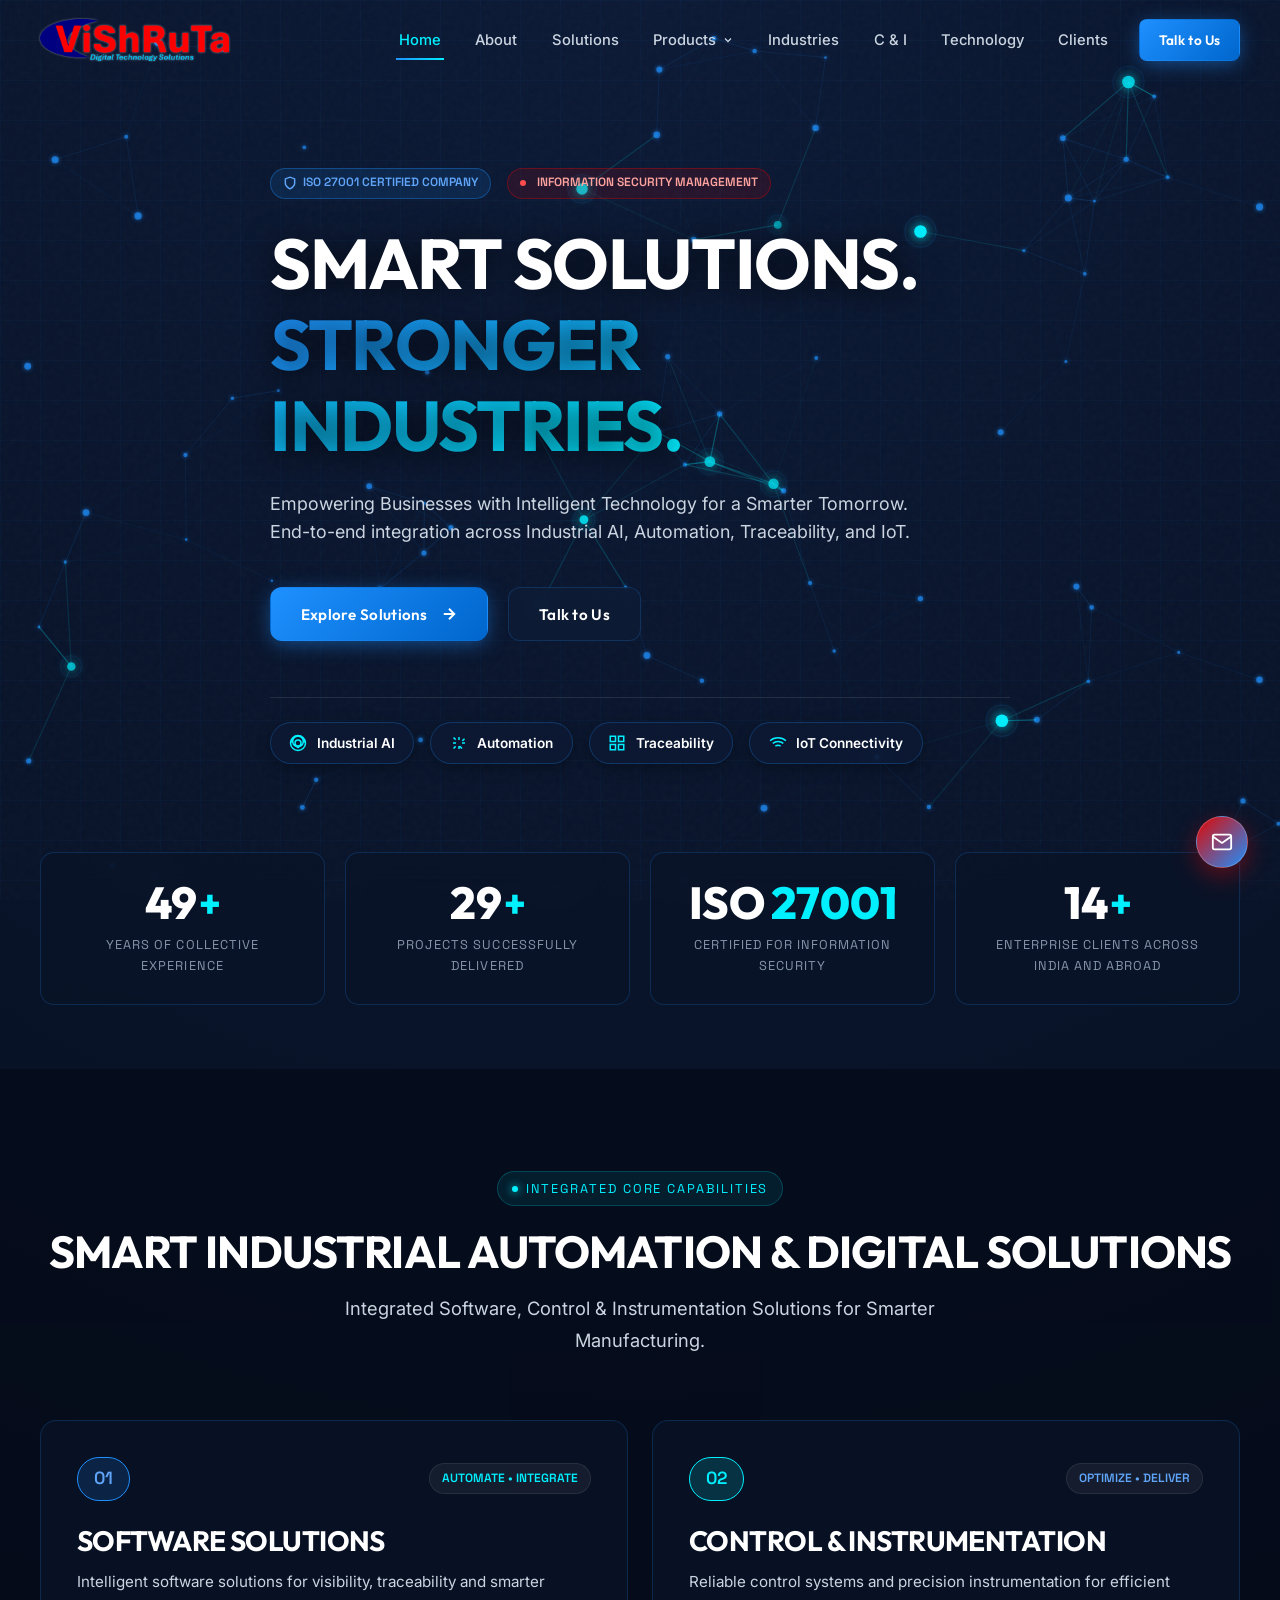
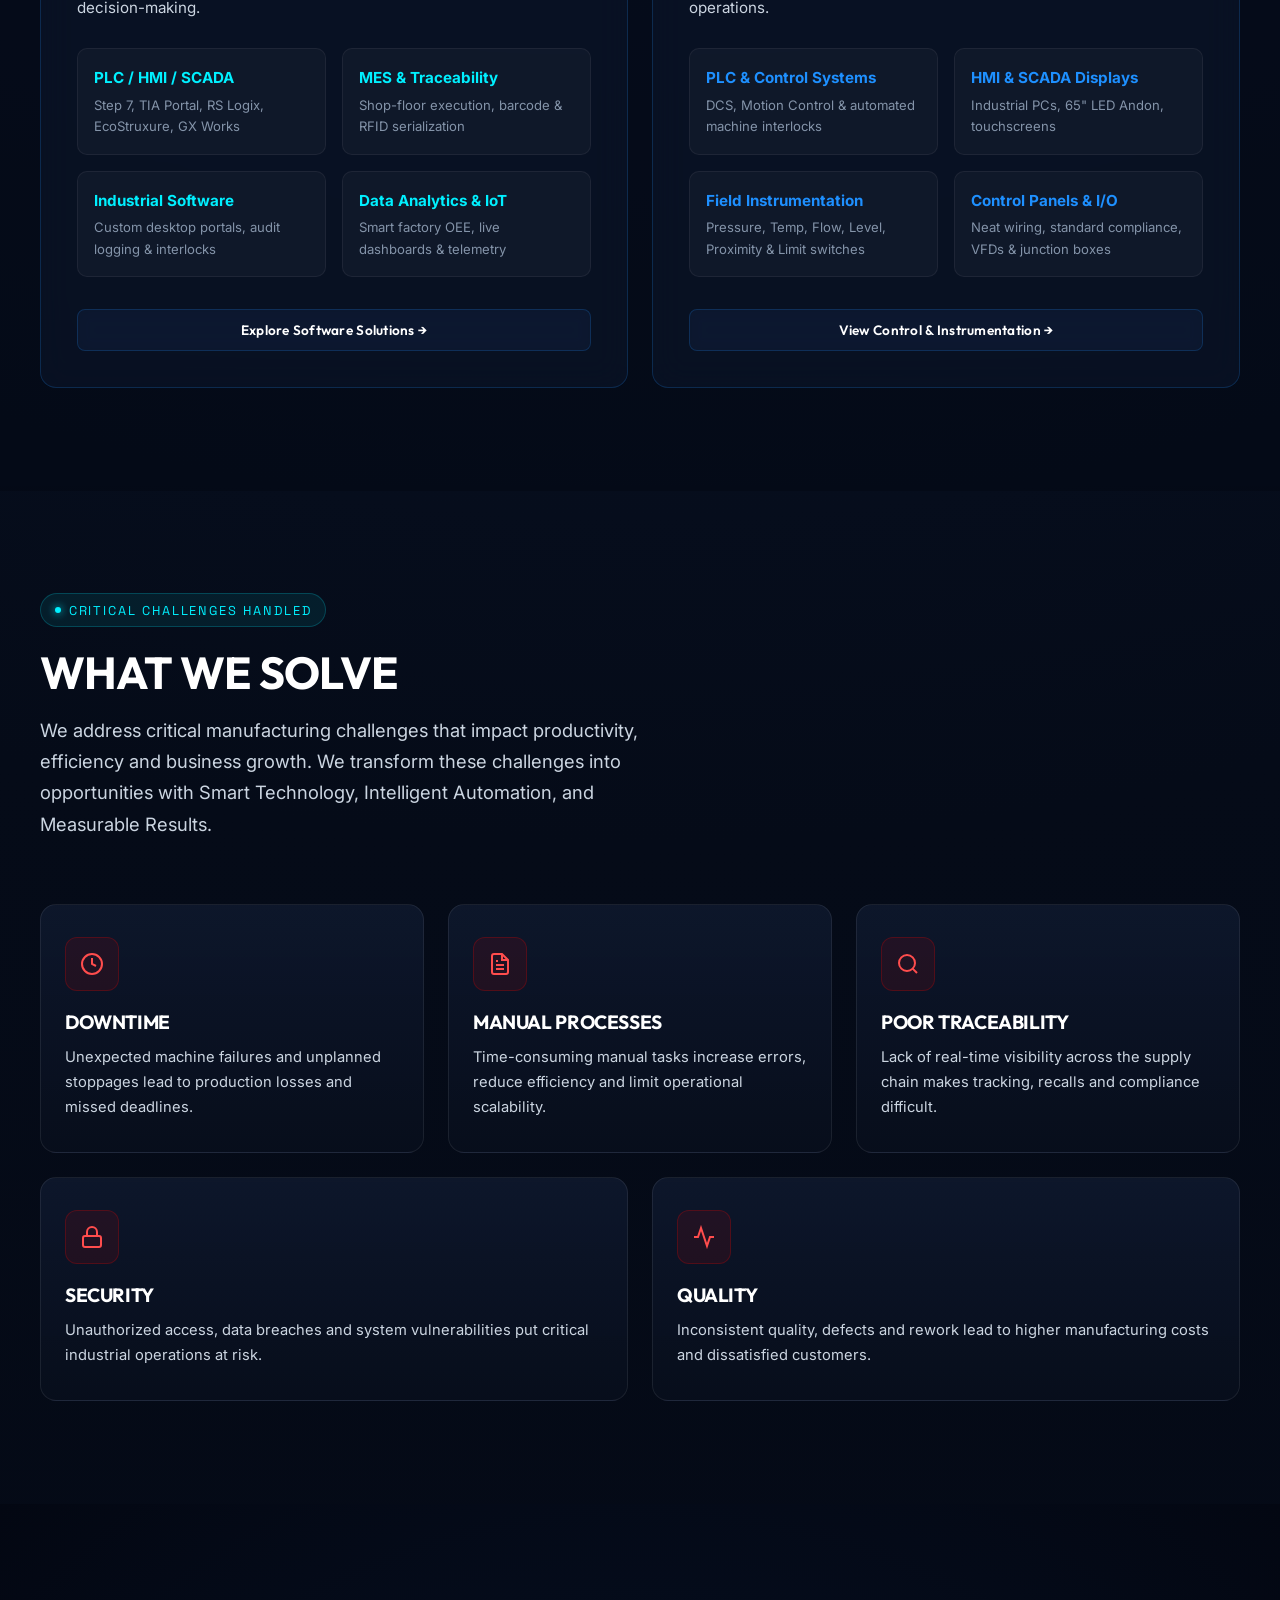
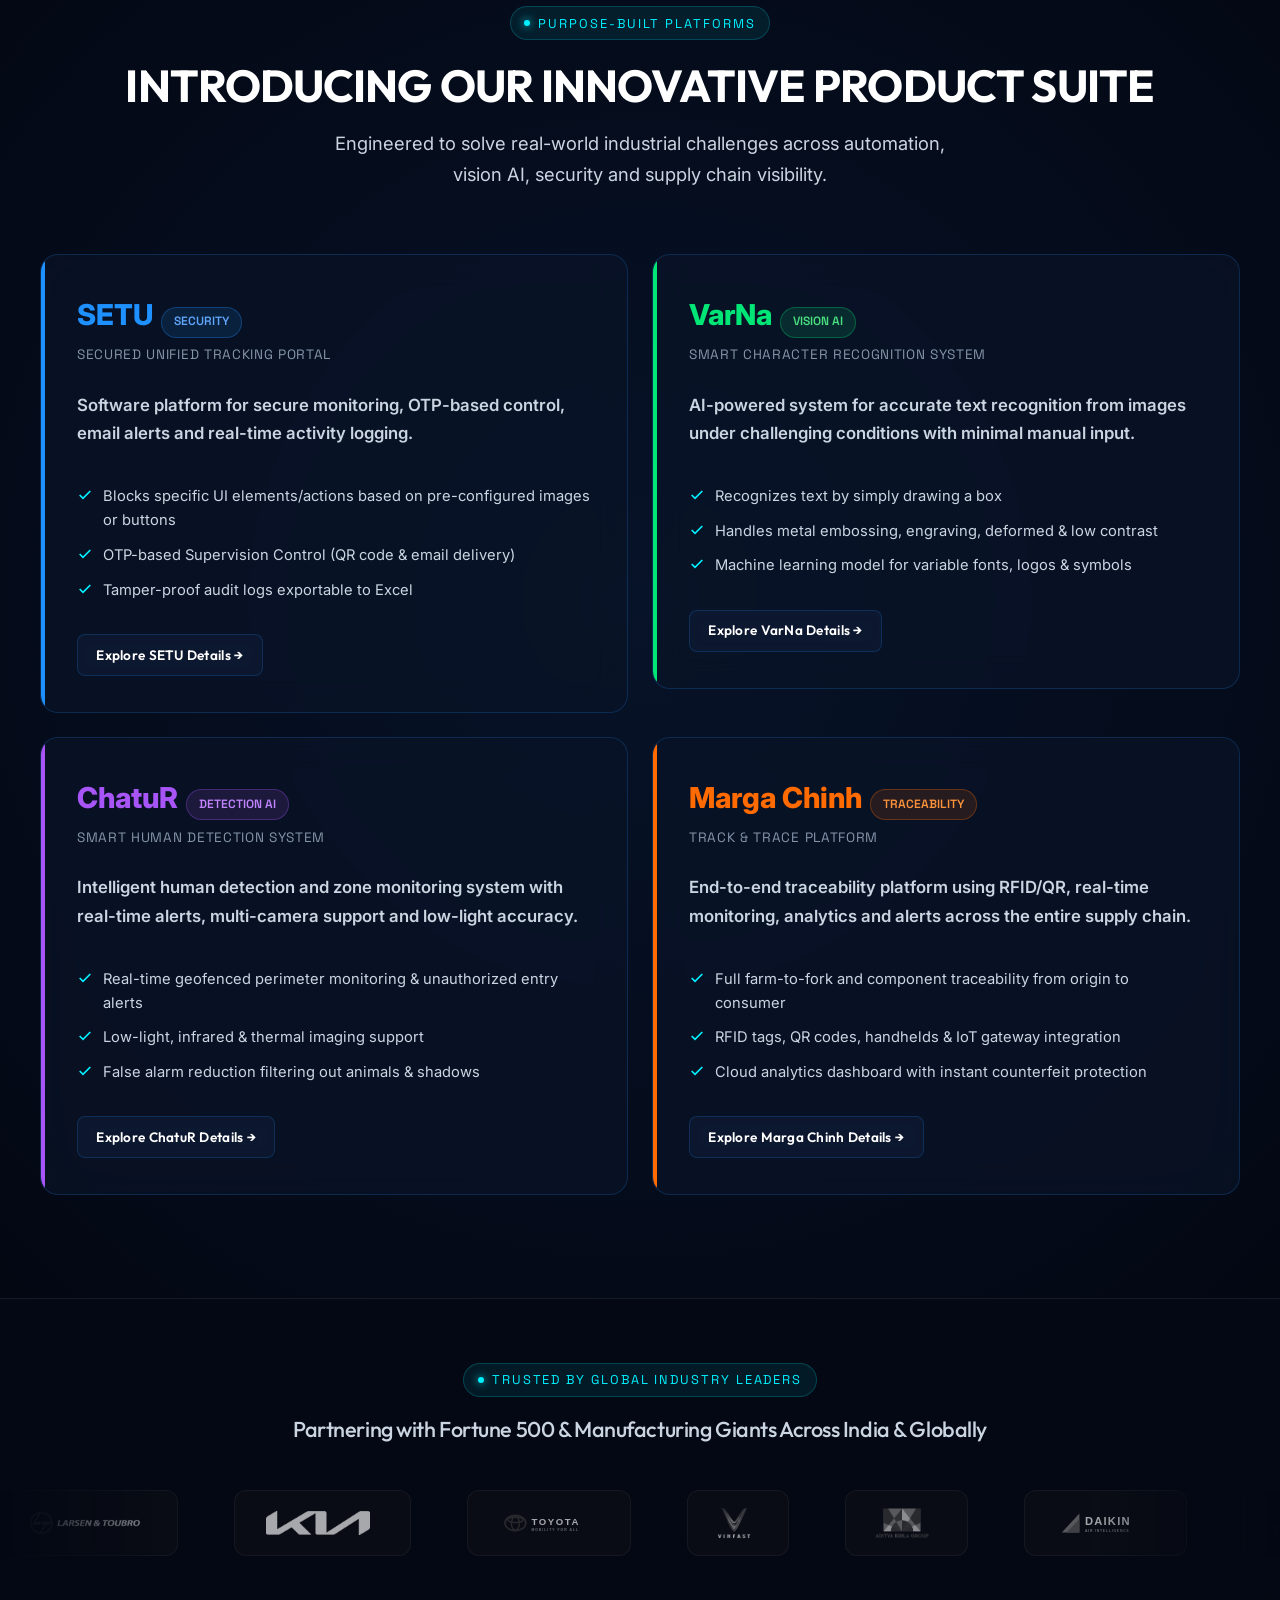
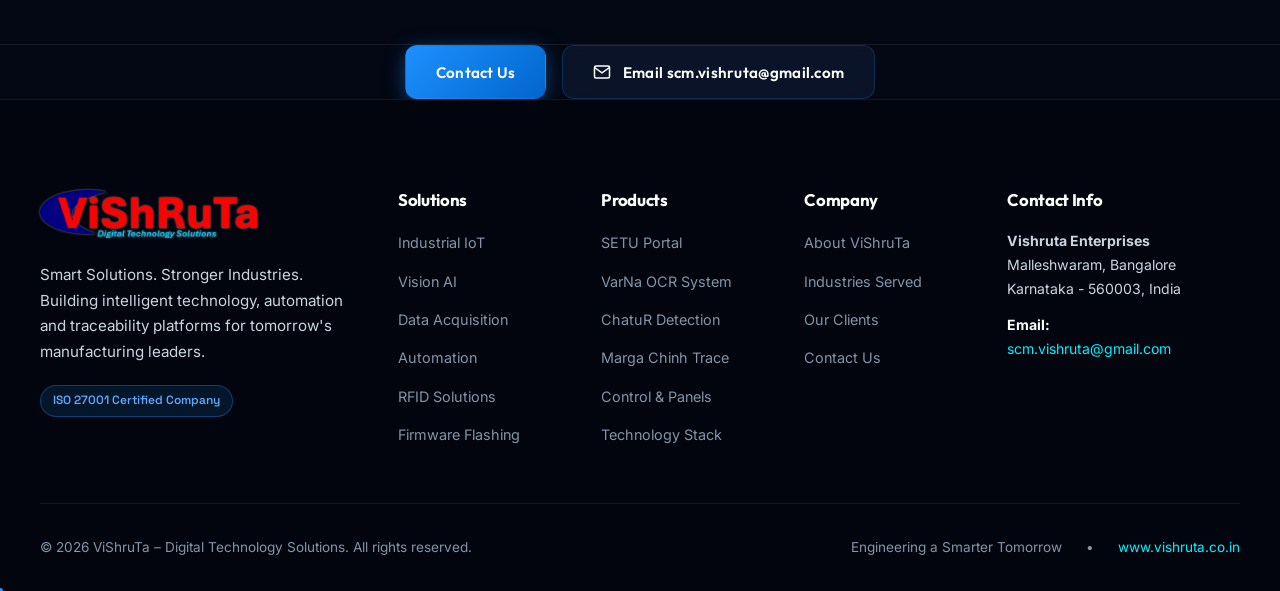
<file: index.html>
<!DOCTYPE html>
<html lang="en">
<head>
  <meta charset="UTF-8">
  <meta name="viewport" content="width=device-width, initial-scale=1.0">
  <title>ViShruTa – Digital Technology Solutions | Industrial AI, Automation, IoT & Traceability</title>
  <meta name="description" content="ViShruTa provides award-grade Industrial Automation, Industrial AI, IoT Connectivity, Traceability & Control Solutions. ISO 27001 Certified Company based in Bangalore, India.">
  <meta name="keywords" content="ViShruTa, Industrial Automation, Industrial AI, IoT, Traceability, SETU, VarNa, ChatuR, Marga Chinh, PLC Panel Wiring, SCADA, Bangalore">
  <meta name="author" content="ViShruTa">
  
  <!-- Open Graph / Meta -->
  <meta property="og:title" content="ViShruTa – Digital Technology Solutions">
  <meta property="og:description" content="Smart Solutions. Stronger Industries. Empowering Businesses with Intelligent Technology for a Smarter Tomorrow.">
  <meta property="og:type" content="website">
  <meta property="og:url" content="https://www.vishruta.co.in">

  <!-- Favicon SVG -->
  <link rel="icon" type="image/svg+xml" href="data:image/svg+xml,%3Csvg xmlns='http://www.w3.org/2000/svg' viewBox='0 0 32 32'%3E%3Crect width='32' height='32' rx='8' fill='%23050B18'/%3E%3Cpath d='M6 10h6l4 12 4-12h6' stroke='%23E10600' stroke-width='3' stroke-linecap='round' stroke-linejoin='round' fill='none'/%3E%3Ccircle cx='24' cy='10' r='2' fill='%2300F0FF'/%3E%3C/svg%3E">

  <!-- Stylesheets -->
  <link rel="stylesheet" href="css/main.css">
  <link rel="stylesheet" href="css/components.css">
  <link rel="stylesheet" href="css/animations.css">
</head>
<body>

  <!-- Scroll Progress Indicator -->
  <div class="scroll-progress"></div>

  <!-- Main Navigation Header -->
  <header class="header">
    <div class="container navbar">
      <a href="index.html" class="logo-brand" aria-label="ViShruTa Home">
        <img src="images/logo.png" alt="ViShruTa – Digital Technology Solutions" class="logo-img">
      </a>

      <nav>
        <ul class="nav-links">
          <li class="nav-item"><a href="index.html" class="nav-link active">Home</a></li>
          <li class="nav-item"><a href="about.html" class="nav-link">About</a></li>
          <li class="nav-item"><a href="solutions.html" class="nav-link">Solutions</a></li>
          <li class="nav-item">
            <a href="products.html" class="nav-link">
              Products
              <svg width="12" height="12" viewBox="0 0 24 24" fill="none" stroke="currentColor" stroke-width="2.5"><path d="M6 9l6 6 6-6"/></svg>
            </a>
            <ul class="dropdown-menu">
              <li><a href="product-setu.html" class="dropdown-link"><span style="color:var(--product-setu)">●</span> SETU (Secured Tracking)</a></li>
              <li><a href="product-varna.html" class="dropdown-link"><span style="color:var(--product-varna)">●</span> VarNa (Character OCR)</a></li>
              <li><a href="product-chatur.html" class="dropdown-link"><span style="color:var(--product-chatur)">●</span> ChatuR (Human Detection)</a></li>
              <li><a href="product-marga-chinh.html" class="dropdown-link"><span style="color:var(--product-marga)">●</span> Marga Chinh (Track & Trace)</a></li>
            </ul>
          </li>
          <li class="nav-item"><a href="industries.html" class="nav-link">Industries</a></li>
          <li class="nav-item"><a href="control-instrumentation.html" class="nav-link">C &amp; I</a></li>
          <li class="nav-item"><a href="technology.html" class="nav-link">Technology</a></li>
          <li class="nav-item"><a href="clients.html" class="nav-link">Clients</a></li>
          <li class="nav-item"><a href="contact.html" class="btn btn-primary btn-sm">Talk to Us</a></li>
        </ul>
      </nav>

      <button class="mobile-toggle" aria-label="Toggle navigation menu">
        <span></span>
        <span></span>
        <span></span>
      </button>
    </div>
  </header>

  <!-- Hero Section -->
  <section class="hero" id="home">
    <canvas id="network-canvas"></canvas>

    <div class="container hero-content">
      <div class="hero-badge-wrap">
        <span class="badge badge-iso">
          <svg width="14" height="14" viewBox="0 0 24 24" fill="none" stroke="currentColor" stroke-width="2.5"><path d="M12 22s8-4 8-10V5l-8-3-8 3v7c0 6 8 10 8 10z"/></svg>
          ISO 27001 CERTIFIED COMPANY
        </span>
        <span class="badge badge-red">
          <span class="pulse-security" style="display:inline-block;width:6px;height:6px;border-radius:50%;background:#FF4D4D;margin-right:4px;"></span>
          INFORMATION SECURITY MANAGEMENT
        </span>
      </div>

      <h1 class="hero-title">
        SMART SOLUTIONS.<br>
        <span class="text-gradient-accent">STRONGER INDUSTRIES.</span>
      </h1>

      <p class="hero-subtitle">
        Empowering Businesses with Intelligent Technology for a Smarter Tomorrow. End-to-end integration across Industrial AI, Automation, Traceability, and IoT.
      </p>

      <div class="hero-actions">
        <a href="solutions.html" class="btn btn-primary">
          Explore Solutions
          <svg width="18" height="18" viewBox="0 0 24 24" fill="none" stroke="currentColor" stroke-width="2.5"><path d="M5 12h14M12 5l7 7-7 7"/></svg>
        </a>
        <a href="contact.html" class="btn btn-secondary">
          Talk to Us
        </a>
      </div>

      <!-- Floating Tech Nodes from PDF Slide 1 -->
      <div class="hero-nodes">
        <div class="hero-node-item floating-anim-1">
          <svg viewBox="0 0 24 24" fill="none" stroke="currentColor" stroke-width="2"><path d="M12 2a10 10 0 1010 10A10 10 0 0012 2zm1 14.93V17a1 1 0 01-2 0v-.07A7.003 7.003 0 015.07 11H5a1 1 0 010-2h.07A7.003 7.003 0 0111 3.07V3a1 1 0 012 0v.07A7.003 7.003 0 0118.93 9H19a1 1 0 010 2h-.07A7.003 7.003 0 0113 16.93zM12 8a4 4 0 104 4 4 4 0 00-4-4z"/></svg>
          Industrial AI
        </div>
        <div class="hero-node-item floating-anim-2">
          <svg viewBox="0 0 24 24" fill="none" stroke="currentColor" stroke-width="2"><path d="M12 8V4m0 16v-4m8-4h-4M4 12h4m11.314-5.657l-2.828 2.828M7.515 16.485l-2.828 2.828m11.314 0l-2.828-2.828M7.515 7.515L4.686 4.686"/></svg>
          Automation
        </div>
        <div class="hero-node-item floating-anim-3">
          <svg viewBox="0 0 24 24" fill="none" stroke="currentColor" stroke-width="2"><rect x="3" y="3" width="7" height="7"/><rect x="14" y="3" width="7" height="7"/><rect x="3" y="14" width="7" height="7"/><rect x="14" y="14" width="7" height="7"/></svg>
          Traceability
        </div>
        <div class="hero-node-item floating-anim-4">
          <svg viewBox="0 0 24 24" fill="none" stroke="currentColor" stroke-width="2"><path d="M5 12.55a11 11 0 0114.08 0M1.42 9a16 16 0 0121.16 0M8.53 16.11a6 6 0 016.95 0M12 20h.01"/></svg>
          IoT Connectivity
        </div>
      </div>
    </div>
  </section>

  <!-- Animated Numerical Stats Strip -->
  <section class="stats-strip">
    <div class="container">
      <div class="stats-card-grid">
        <div class="stat-box">
          <div class="stat-number"><span class="counter" data-target="50">0</span><span class="plus">+</span></div>
          <div class="stat-label">Years of Collective Experience</div>
        </div>
        <div class="stat-box">
          <div class="stat-number"><span class="counter" data-target="30">0</span><span class="plus">+</span></div>
          <div class="stat-label">Projects Successfully Delivered</div>
        </div>
        <div class="stat-box">
          <div class="stat-number">ISO <span style="color:var(--accent-cyan);margin-left:6px;">27001</span></div>
          <div class="stat-label">Certified for Information Security</div>
        </div>
        <div class="stat-box">
          <div class="stat-number"><span class="counter" data-target="15">0</span><span class="plus">+</span></div>
          <div class="stat-label">Enterprise Clients Across India and Abroad</div>
        </div>
      </div>
    </div>
  </section>

  <!-- Two Core Pillars (Slide 2) -->
  <section class="section" style="background: rgba(4, 9, 20, 0.6);">
    <div class="container">
      <div class="section-title-wrap text-center" style="text-align: center;">
        <span class="section-tag">Integrated Core Capabilities</span>
        <h2 class="section-title">SMART INDUSTRIAL AUTOMATION &amp; DIGITAL SOLUTIONS</h2>
        <p class="section-desc" style="margin: 0 auto;">Integrated Software, Control &amp; Instrumentation Solutions for Smarter Manufacturing.</p>
      </div>

      <div class="bento-grid">
        <!-- 01 Software Solutions -->
        <div class="col-6">
          <div class="glass-card tilt-card" style="height: 100%;">
            <div style="display:flex; justify-content:space-between; align-items:center; margin-bottom:1.5rem;">
              <span class="badge" style="background:rgba(30,144,255,0.15); border-color:var(--accent-blue); color:#60A5FA; font-size:1.1rem; padding:0.4rem 1rem;">01</span>
              <span class="badge" style="color:var(--accent-cyan);">AUTOMATE • INTEGRATE</span>
            </div>
            <h3 style="color:#FFFFFF; margin-bottom:0.75rem;">SOFTWARE SOLUTIONS</h3>
            <p style="color:var(--text-secondary); margin-bottom:1.75rem;">Intelligent software solutions for visibility, traceability and smarter decision-making.</p>
            
            <div style="display:grid; grid-template-columns:repeat(2, 1fr); gap:1rem;">
              <div style="background:rgba(255,255,255,0.03); padding:1rem; border-radius:10px; border:1px solid rgba(255,255,255,0.06);">
                <div style="color:var(--accent-cyan); font-weight:700; font-size:0.95rem; margin-bottom:0.25rem;">PLC / HMI / SCADA</div>
                <div style="font-size:0.82rem; color:var(--text-muted);">Step 7, TIA Portal, RS Logix, EcoStruxure, GX Works</div>
              </div>
              <div style="background:rgba(255,255,255,0.03); padding:1rem; border-radius:10px; border:1px solid rgba(255,255,255,0.06);">
                <div style="color:var(--accent-cyan); font-weight:700; font-size:0.95rem; margin-bottom:0.25rem;">MES &amp; Traceability</div>
                <div style="font-size:0.82rem; color:var(--text-muted);">Shop-floor execution, barcode &amp; RFID serialization</div>
              </div>
              <div style="background:rgba(255,255,255,0.03); padding:1rem; border-radius:10px; border:1px solid rgba(255,255,255,0.06);">
                <div style="color:var(--accent-cyan); font-weight:700; font-size:0.95rem; margin-bottom:0.25rem;">Industrial Software</div>
                <div style="font-size:0.82rem; color:var(--text-muted);">Custom desktop portals, audit logging &amp; interlocks</div>
              </div>
              <div style="background:rgba(255,255,255,0.03); padding:1rem; border-radius:10px; border:1px solid rgba(255,255,255,0.06);">
                <div style="color:var(--accent-cyan); font-weight:700; font-size:0.95rem; margin-bottom:0.25rem;">Data Analytics &amp; IoT</div>
                <div style="font-size:0.82rem; color:var(--text-muted);">Smart factory OEE, live dashboards &amp; telemetry</div>
              </div>
            </div>

            <div style="margin-top:2rem;">
              <a href="solutions.html" class="btn btn-secondary btn-sm" style="width:100%;">Explore Software Solutions &rarr;</a>
            </div>
          </div>
        </div>

        <!-- 02 Control & Instrumentation -->
        <div class="col-6">
          <div class="glass-card tilt-card" style="height: 100%;">
            <div style="display:flex; justify-content:space-between; align-items:center; margin-bottom:1.5rem;">
              <span class="badge" style="background:rgba(0,240,255,0.15); border-color:var(--accent-cyan); color:var(--accent-cyan); font-size:1.1rem; padding:0.4rem 1rem;">02</span>
              <span class="badge" style="color:#60A5FA;">OPTIMIZE • DELIVER</span>
            </div>
            <h3 style="color:#FFFFFF; margin-bottom:0.75rem;">CONTROL &amp; INSTRUMENTATION</h3>
            <p style="color:var(--text-secondary); margin-bottom:1.75rem;">Reliable control systems and precision instrumentation for efficient operations.</p>
            
            <div style="display:grid; grid-template-columns:repeat(2, 1fr); gap:1rem;">
              <div style="background:rgba(255,255,255,0.03); padding:1rem; border-radius:10px; border:1px solid rgba(255,255,255,0.06);">
                <div style="color:var(--accent-blue); font-weight:700; font-size:0.95rem; margin-bottom:0.25rem;">PLC &amp; Control Systems</div>
                <div style="font-size:0.82rem; color:var(--text-muted);">DCS, Motion Control &amp; automated machine interlocks</div>
              </div>
              <div style="background:rgba(255,255,255,0.03); padding:1rem; border-radius:10px; border:1px solid rgba(255,255,255,0.06);">
                <div style="color:var(--accent-blue); font-weight:700; font-size:0.95rem; margin-bottom:0.25rem;">HMI &amp; SCADA Displays</div>
                <div style="font-size:0.82rem; color:var(--text-muted);">Industrial PCs, 65" LED Andon, touchscreens</div>
              </div>
              <div style="background:rgba(255,255,255,0.03); padding:1rem; border-radius:10px; border:1px solid rgba(255,255,255,0.06);">
                <div style="color:var(--accent-blue); font-weight:700; font-size:0.95rem; margin-bottom:0.25rem;">Field Instrumentation</div>
                <div style="font-size:0.82rem; color:var(--text-muted);">Pressure, Temp, Flow, Level, Proximity &amp; Limit switches</div>
              </div>
              <div style="background:rgba(255,255,255,0.03); padding:1rem; border-radius:10px; border:1px solid rgba(255,255,255,0.06);">
                <div style="color:var(--accent-blue); font-weight:700; font-size:0.95rem; margin-bottom:0.25rem;">Control Panels &amp; I/O</div>
                <div style="font-size:0.82rem; color:var(--text-muted);">Neat wiring, standard compliance, VFDs &amp; junction boxes</div>
              </div>
            </div>

            <div style="margin-top:2rem;">
              <a href="control-instrumentation.html" class="btn btn-secondary btn-sm" style="width:100%;">View Control &amp; Instrumentation &rarr;</a>
            </div>
          </div>
        </div>
      </div>
    </div>
  </section>

  <!-- What We Solve (Slide 3) -->
  <section class="section">
    <div class="container">
      <div class="section-title-wrap">
        <span class="section-tag">Critical Challenges Handled</span>
        <h2 class="section-title">WHAT WE SOLVE</h2>
        <p class="section-desc">
          We address critical manufacturing challenges that impact productivity, efficiency and business growth. We transform these challenges into opportunities with Smart Technology, Intelligent Automation, and Measurable Results.
        </p>
      </div>

      <div class="bento-grid">
        <!-- Downtime -->
        <div class="col-4">
          <div class="problem-card">
            <div class="problem-icon-wrap">
              <svg width="24" height="24" viewBox="0 0 24 24" fill="none" stroke="currentColor" stroke-width="2"><circle cx="12" cy="12" r="10"/><polyline points="12 6 12 12 16 14"/></svg>
            </div>
            <h3 class="problem-title">DOWNTIME</h3>
            <p class="problem-desc">Unexpected machine failures and unplanned stoppages lead to production losses and missed deadlines.</p>
          </div>
        </div>

        <!-- Manual Processes -->
        <div class="col-4">
          <div class="problem-card">
            <div class="problem-icon-wrap">
              <svg width="24" height="24" viewBox="0 0 24 24" fill="none" stroke="currentColor" stroke-width="2"><path d="M14 2H6a2 2 0 00-2 2v16a2 2 0 002 2h12a2 2 0 002-2V8z"/><polyline points="14 2 14 8 20 8"/><line x1="16" y1="13" x2="8" y2="13"/><line x1="16" y1="17" x2="8" y2="17"/><polyline points="10 9 9 9 8 9"/></svg>
            </div>
            <h3 class="problem-title">MANUAL PROCESSES</h3>
            <p class="problem-desc">Time-consuming manual tasks increase errors, reduce efficiency and limit operational scalability.</p>
          </div>
        </div>

        <!-- Poor Traceability -->
        <div class="col-4">
          <div class="problem-card">
            <div class="problem-icon-wrap">
              <svg width="24" height="24" viewBox="0 0 24 24" fill="none" stroke="currentColor" stroke-width="2"><circle cx="11" cy="11" r="8"/><line x1="21" y1="21" x2="16.65" y2="16.65"/></svg>
            </div>
            <h3 class="problem-title">POOR TRACEABILITY</h3>
            <p class="problem-desc">Lack of real-time visibility across the supply chain makes tracking, recalls and compliance difficult.</p>
          </div>
        </div>

        <!-- Security -->
        <div class="col-6">
          <div class="problem-card">
            <div class="problem-icon-wrap">
              <svg width="24" height="24" viewBox="0 0 24 24" fill="none" stroke="currentColor" stroke-width="2"><rect x="3" y="11" width="18" height="11" rx="2" ry="2"/><path d="M7 11V7a5 5 0 0110 0v4"/></svg>
            </div>
            <h3 class="problem-title">SECURITY</h3>
            <p class="problem-desc">Unauthorized access, data breaches and system vulnerabilities put critical industrial operations at risk.</p>
          </div>
        </div>

        <!-- Quality -->
        <div class="col-6">
          <div class="problem-card">
            <div class="problem-icon-wrap">
              <svg width="24" height="24" viewBox="0 0 24 24" fill="none" stroke="currentColor" stroke-width="2"><polyline points="22 12 18 12 15 21 9 3 6 12 2 12"/></svg>
            </div>
            <h3 class="problem-title">QUALITY</h3>
            <p class="problem-desc">Inconsistent quality, defects and rework lead to higher manufacturing costs and dissatisfied customers.</p>
          </div>
        </div>
      </div>
    </div>
  </section>

  <!-- Product Suite Showcase (Slide 7) -->
  <section class="section" style="background: radial-gradient(circle at 50% 50%, #071329 0%, #030712 100%);">
    <div class="container">
      <div class="section-title-wrap text-center" style="text-align: center;">
        <span class="section-tag">Purpose-Built Platforms</span>
        <h2 class="section-title">INTRODUCING OUR INNOVATIVE PRODUCT SUITE</h2>
        <p class="section-desc" style="margin: 0 auto;">Engineered to solve real-world industrial challenges across automation, vision AI, security and supply chain visibility.</p>
      </div>

      <div class="bento-grid">
        <!-- SETU -->
        <div class="col-6">
          <div class="product-card product-card-setu">
            <div class="product-header">
              <div class="product-brand-title">
                <span class="product-name" style="color:var(--product-setu);">SETU</span>
                <span class="badge" style="background:rgba(30,144,255,0.12); color:#60A5FA; border-color:rgba(30,144,255,0.3);">SECURITY</span>
              </div>
              <div class="product-subtitle">Secured Unified Tracking Portal</div>
            </div>
            <p class="product-tagline">Software platform for secure monitoring, OTP-based control, email alerts and real-time activity logging.</p>
            <ul class="product-bullets">
              <li><svg viewBox="0 0 24 24" fill="none" stroke="currentColor" stroke-width="2.5"><polyline points="20 6 9 17 4 12"/></svg> Blocks specific UI elements/actions based on pre-configured images or buttons</li>
              <li><svg viewBox="0 0 24 24" fill="none" stroke="currentColor" stroke-width="2.5"><polyline points="20 6 9 17 4 12"/></svg> OTP-based Supervision Control (QR code &amp; email delivery)</li>
              <li><svg viewBox="0 0 24 24" fill="none" stroke="currentColor" stroke-width="2.5"><polyline points="20 6 9 17 4 12"/></svg> Tamper-proof audit logs exportable to Excel</li>
            </ul>
            <a href="product-setu.html" class="btn btn-secondary btn-sm" style="align-self: flex-start;">Explore SETU Details &rarr;</a>
          </div>
        </div>

        <!-- VarNa -->
        <div class="col-6">
          <div class="product-card product-card-varna">
            <div class="product-header">
              <div class="product-brand-title">
                <span class="product-name" style="color:var(--product-varna);">VarNa</span>
                <span class="badge" style="background:rgba(0,230,118,0.12); color:#4ADE80; border-color:rgba(0,230,118,0.3);">VISION AI</span>
              </div>
              <div class="product-subtitle">Smart Character Recognition System</div>
            </div>
            <p class="product-tagline">AI-powered system for accurate text recognition from images under challenging conditions with minimal manual input.</p>
            <ul class="product-bullets">
              <li><svg viewBox="0 0 24 24" fill="none" stroke="currentColor" stroke-width="2.5"><polyline points="20 6 9 17 4 12"/></svg> Recognizes text by simply drawing a box</li>
              <li><svg viewBox="0 0 24 24" fill="none" stroke="currentColor" stroke-width="2.5"><polyline points="20 6 9 17 4 12"/></svg> Handles metal embossing, engraving, deformed &amp; low contrast</li>
              <li><svg viewBox="0 0 24 24" fill="none" stroke="currentColor" stroke-width="2.5"><polyline points="20 6 9 17 4 12"/></svg> Machine learning model for variable fonts, logos &amp; symbols</li>
            </ul>
            <a href="product-varna.html" class="btn btn-secondary btn-sm" style="align-self: flex-start;">Explore VarNa Details &rarr;</a>
          </div>
        </div>

        <!-- ChatuR -->
        <div class="col-6">
          <div class="product-card product-card-chatur">
            <div class="product-header">
              <div class="product-brand-title">
                <span class="product-name" style="color:var(--product-chatur);">ChatuR</span>
                <span class="badge" style="background:rgba(168,85,247,0.12); color:#C084FC; border-color:rgba(168,85,247,0.3);">DETECTION AI</span>
              </div>
              <div class="product-subtitle">Smart Human Detection System</div>
            </div>
            <p class="product-tagline">Intelligent human detection and zone monitoring system with real-time alerts, multi-camera support and low-light accuracy.</p>
            <ul class="product-bullets">
              <li><svg viewBox="0 0 24 24" fill="none" stroke="currentColor" stroke-width="2.5"><polyline points="20 6 9 17 4 12"/></svg> Real-time geofenced perimeter monitoring &amp; unauthorized entry alerts</li>
              <li><svg viewBox="0 0 24 24" fill="none" stroke="currentColor" stroke-width="2.5"><polyline points="20 6 9 17 4 12"/></svg> Low-light, infrared &amp; thermal imaging support</li>
              <li><svg viewBox="0 0 24 24" fill="none" stroke="currentColor" stroke-width="2.5"><polyline points="20 6 9 17 4 12"/></svg> False alarm reduction filtering out animals &amp; shadows</li>
            </ul>
            <a href="product-chatur.html" class="btn btn-secondary btn-sm" style="align-self: flex-start;">Explore ChatuR Details &rarr;</a>
          </div>
        </div>

        <!-- Marga Chinh -->
        <div class="col-6">
          <div class="product-card product-card-marga">
            <div class="product-header">
              <div class="product-brand-title">
                <span class="product-name" style="color:var(--product-marga);">Marga Chinh</span>
                <span class="badge" style="background:rgba(255,107,0,0.12); color:#FB923C; border-color:rgba(255,107,0,0.3);">TRACEABILITY</span>
              </div>
              <div class="product-subtitle">Track &amp; Trace Platform</div>
            </div>
            <p class="product-tagline">End-to-end traceability platform using RFID/QR, real-time monitoring, analytics and alerts across the entire supply chain.</p>
            <ul class="product-bullets">
              <li><svg viewBox="0 0 24 24" fill="none" stroke="currentColor" stroke-width="2.5"><polyline points="20 6 9 17 4 12"/></svg> Full farm-to-fork and component traceability from origin to consumer</li>
              <li><svg viewBox="0 0 24 24" fill="none" stroke="currentColor" stroke-width="2.5"><polyline points="20 6 9 17 4 12"/></svg> RFID tags, QR codes, handhelds &amp; IoT gateway integration</li>
              <li><svg viewBox="0 0 24 24" fill="none" stroke="currentColor" stroke-width="2.5"><polyline points="20 6 9 17 4 12"/></svg> Cloud analytics dashboard with instant counterfeit protection</li>
            </ul>
            <a href="product-marga-chinh.html" class="btn btn-secondary btn-sm" style="align-self: flex-start;">Explore Marga Chinh Details &rarr;</a>
          </div>
        </div>
      </div>
    </div>
  </section>

  <!-- Infinite Client Logo Marquee (Slide 23) -->
  <section class="section-tight" style="border-top: 1px solid var(--border-subtle); border-bottom: 1px solid var(--border-subtle);">
    <div class="container text-center" style="margin-bottom: 1.5rem; text-align: center;">
      <span class="section-tag">Trusted By Global Industry Leaders</span>
      <h3 style="font-size: 1.35rem; color: var(--text-secondary); font-weight: 500;">
        Partnering with Fortune 500 &amp; Manufacturing Giants Across India &amp; Globally
      </h3>
    </div>

    <div class="marquee-container">
      <div class="marquee-track">
        <div class="client-logo-item"><img src="images/clients/lnt.png" alt="Larsen &amp; Toubro" class="marquee-logo-img"></div>
        <div class="client-logo-item"><img src="images/clients/kia.png" alt="KIA Motors" class="marquee-logo-img"></div>
        <div class="client-logo-item"><img src="images/clients/toyota.svg" alt="Toyota" class="marquee-logo-img"></div>
        <div class="client-logo-item"><img src="images/clients/vinfast.png" alt="VinFast" class="marquee-logo-img"></div>
        <div class="client-logo-item"><img src="images/clients/aditya-birla.png" alt="Aditya Birla Group" class="marquee-logo-img"></div>
        <div class="client-logo-item"><img src="images/clients/daikin.svg" alt="Daikin" class="marquee-logo-img"></div>
        <div class="client-logo-item"><img src="images/clients/jeeni.png" alt="Jeeni Millet" class="marquee-logo-img"></div>
        <div class="client-logo-item"><img src="images/clients/daifuku.svg" alt="Daifuku" class="marquee-logo-img"></div>
        <div class="client-logo-item"><img src="images/clients/maruti-suzuki.png" alt="Maruti Suzuki" class="marquee-logo-img"></div>
        <div class="client-logo-item"><img src="images/clients/siemens.svg" alt="Siemens" class="marquee-logo-img"></div>
        <div class="client-logo-item"><img src="images/clients/amara-raja.png" alt="Amara Raja" class="marquee-logo-img"></div>
        <div class="client-logo-item"><img src="images/clients/schneider.png" alt="Schneider Electric" class="marquee-logo-img"></div>
        <div class="client-logo-item"><img src="images/clients/kushagramati.svg" alt="Kushagramati" class="marquee-logo-img"></div>
        <!-- Duplicate for continuous seamless marquee loop -->
        <div class="client-logo-item"><img src="images/clients/lnt.png" alt="Larsen &amp; Toubro" class="marquee-logo-img"></div>
        <div class="client-logo-item"><img src="images/clients/kia.png" alt="KIA Motors" class="marquee-logo-img"></div>
        <div class="client-logo-item"><img src="images/clients/toyota.svg" alt="Toyota" class="marquee-logo-img"></div>
        <div class="client-logo-item"><img src="images/clients/vinfast.png" alt="VinFast" class="marquee-logo-img"></div>
        <div class="client-logo-item"><img src="images/clients/aditya-birla.png" alt="Aditya Birla Group" class="marquee-logo-img"></div>
        <div class="client-logo-item"><img src="images/clients/daikin.svg" alt="Daikin" class="marquee-logo-img"></div>
        <div class="client-logo-item"><img src="images/clients/jeeni.png" alt="Jeeni Millet" class="marquee-logo-img"></div>
        <div class="client-logo-item"><img src="images/clients/daifuku.svg" alt="Daifuku" class="marquee-logo-img"></div>
        <div class="client-logo-item"><img src="images/clients/maruti-suzuki.png" alt="Maruti Suzuki" class="marquee-logo-img"></div>
        <div class="client-logo-item"><img src="images/clients/siemens.svg" alt="Siemens" class="marquee-logo-img"></div>
        <div class="client-logo-item"><img src="images/clients/amara-raja.png" alt="Amara Raja" class="marquee-logo-img"></div>
        <div class="client-logo-item"><img src="images/clients/schneider.png" alt="Schneider Electric" class="marquee-logo-img"></div>
        <div class="client-logo-item"><img src="images/clients/kushagramati.svg" alt="Kushagramati" class="marquee-logo-img"></div>
      </div>
    </div>
  </section>

      <div style="display: flex; gap: 1rem; justify-content: center; flex-wrap: wrap;">
        <a href="contact.html" class="btn btn-primary">Contact Us</a>
        <a href="mailto:scm.vishruta@gmail.com" class="btn btn-secondary">
          <svg width="18" height="18" viewBox="0 0 24 24" fill="none" stroke="currentColor" stroke-width="2"><path d="M4 4h16c1.1 0 2 .9 2 2v12c0 1.1-.9 2-2 2H4c-1.1 0-2-.9-2-2V6c0-1.1.9-2 2-2z"/><polyline points="22,6 12,13 2,6"/></svg>
          Email scm.vishruta@gmail.com
        </a>
      </div>
    </div>
  </section>

  <!-- Footer (Slide 24) -->
  <footer class="footer">
    <div class="container">
      <div class="footer-grid">
        <div class="footer-brand">
          <a href="index.html" class="logo-brand" aria-label="ViShruTa Home">
            <img src="images/logo.png" alt="ViShruTa – Digital Technology Solutions" class="logo-img">
          </a>
          <p>
            Smart Solutions. Stronger Industries. Building intelligent technology, automation and traceability platforms for tomorrow's manufacturing leaders.
          </p>
          <div style="margin-top: 1.25rem;">
            <span class="badge badge-iso">ISO 27001 Certified Company</span>
          </div>
        </div>

        <div>
          <h4 class="footer-heading">Solutions</h4>
          <ul class="footer-links">
            <li><a href="solutions.html#industrial-iot" class="footer-link">Industrial IoT</a></li>
            <li><a href="solutions.html#vision-ai" class="footer-link">Vision AI</a></li>
            <li><a href="solutions.html#data-acquisition" class="footer-link">Data Acquisition</a></li>
            <li><a href="solutions.html#automation" class="footer-link">Automation</a></li>
            <li><a href="solutions.html#rfid-solutions" class="footer-link">RFID Solutions</a></li>
            <li><a href="solutions.html#firmware-flashing" class="footer-link">Firmware Flashing</a></li>
          </ul>
        </div>

        <div>
          <h4 class="footer-heading">Products</h4>
          <ul class="footer-links">
            <li><a href="product-setu.html" class="footer-link">SETU Portal</a></li>
            <li><a href="product-varna.html" class="footer-link">VarNa OCR System</a></li>
            <li><a href="product-chatur.html" class="footer-link">ChatuR Detection</a></li>
            <li><a href="product-marga-chinh.html" class="footer-link">Marga Chinh Trace</a></li>
            <li><a href="control-instrumentation.html" class="footer-link">Control &amp; Panels</a></li>
            <li><a href="technology.html" class="footer-link">Technology Stack</a></li>
          </ul>
        </div>

        <div>
          <h4 class="footer-heading">Company</h4>
          <ul class="footer-links">
            <li><a href="about.html" class="footer-link">About ViShruTa</a></li>
            <li><a href="industries.html" class="footer-link">Industries Served</a></li>
            <li><a href="clients.html" class="footer-link">Our Clients</a></li>
            <li><a href="contact.html" class="footer-link">Contact Us</a></li>
          </ul>
        </div>

        <div>
          <h4 class="footer-heading">Contact Info</h4>
          <p style="font-size: 0.88rem; color: var(--text-secondary); margin-bottom: 0.75rem;">
            <strong>Vishruta Enterprises</strong><br>
            Malleshwaram, Bangalore<br>
            Karnataka - 560003, India
          </p>
          <p style="font-size: 0.88rem; color: var(--text-secondary); margin-bottom: 0.5rem;">
            <strong style="color:var(--text-primary);">Email:</strong><br>
            <a href="mailto:scm.vishruta@gmail.com" style="color:var(--accent-cyan); word-break:break-all;">scm.vishruta@gmail.com</a>
          </p>
        </div>
      </div>

      <div class="footer-bottom">
        <div>
          &copy; 2026 ViShruTa – Digital Technology Solutions. All rights reserved.
        </div>
        <div style="display:flex; gap:1.5rem; align-items:center;">
          <span>Engineering a Smarter Tomorrow</span>
          <span>•</span>
          <a href="https://www.vishruta.co.in" target="_blank" rel="noopener" style="color:var(--accent-cyan);">www.vishruta.co.in</a>
        </div>
      </div>
    </div>
  </footer>

  <!-- Floating Actions (Email & Back-to-Top) -->
  <div class="floating-actions">
    <a href="mailto:scm.vishruta@gmail.com" class="btn-float btn-float-email" aria-label="Email ViShruTa" title="Email scm.vishruta@gmail.com">
      <svg width="22" height="22" viewBox="0 0 24 24" fill="none" stroke="currentColor" stroke-width="2" stroke-linecap="round" stroke-linejoin="round"><path d="M4 4h16c1.1 0 2 .9 2 2v12c0 1.1-.9 2-2 2H4c-1.1 0-2-.9-2-2V6c0-1.1.9-2 2-2z"/><polyline points="22,6 12,13 2,6"/></svg>
    </a>
  </div>

  <!-- Scripts -->
  <script src="js/data.js"></script>
  <script src="js/network-canvas.js"></script>
  <script src="js/main.js"></script>
</body>
</html>
</file>
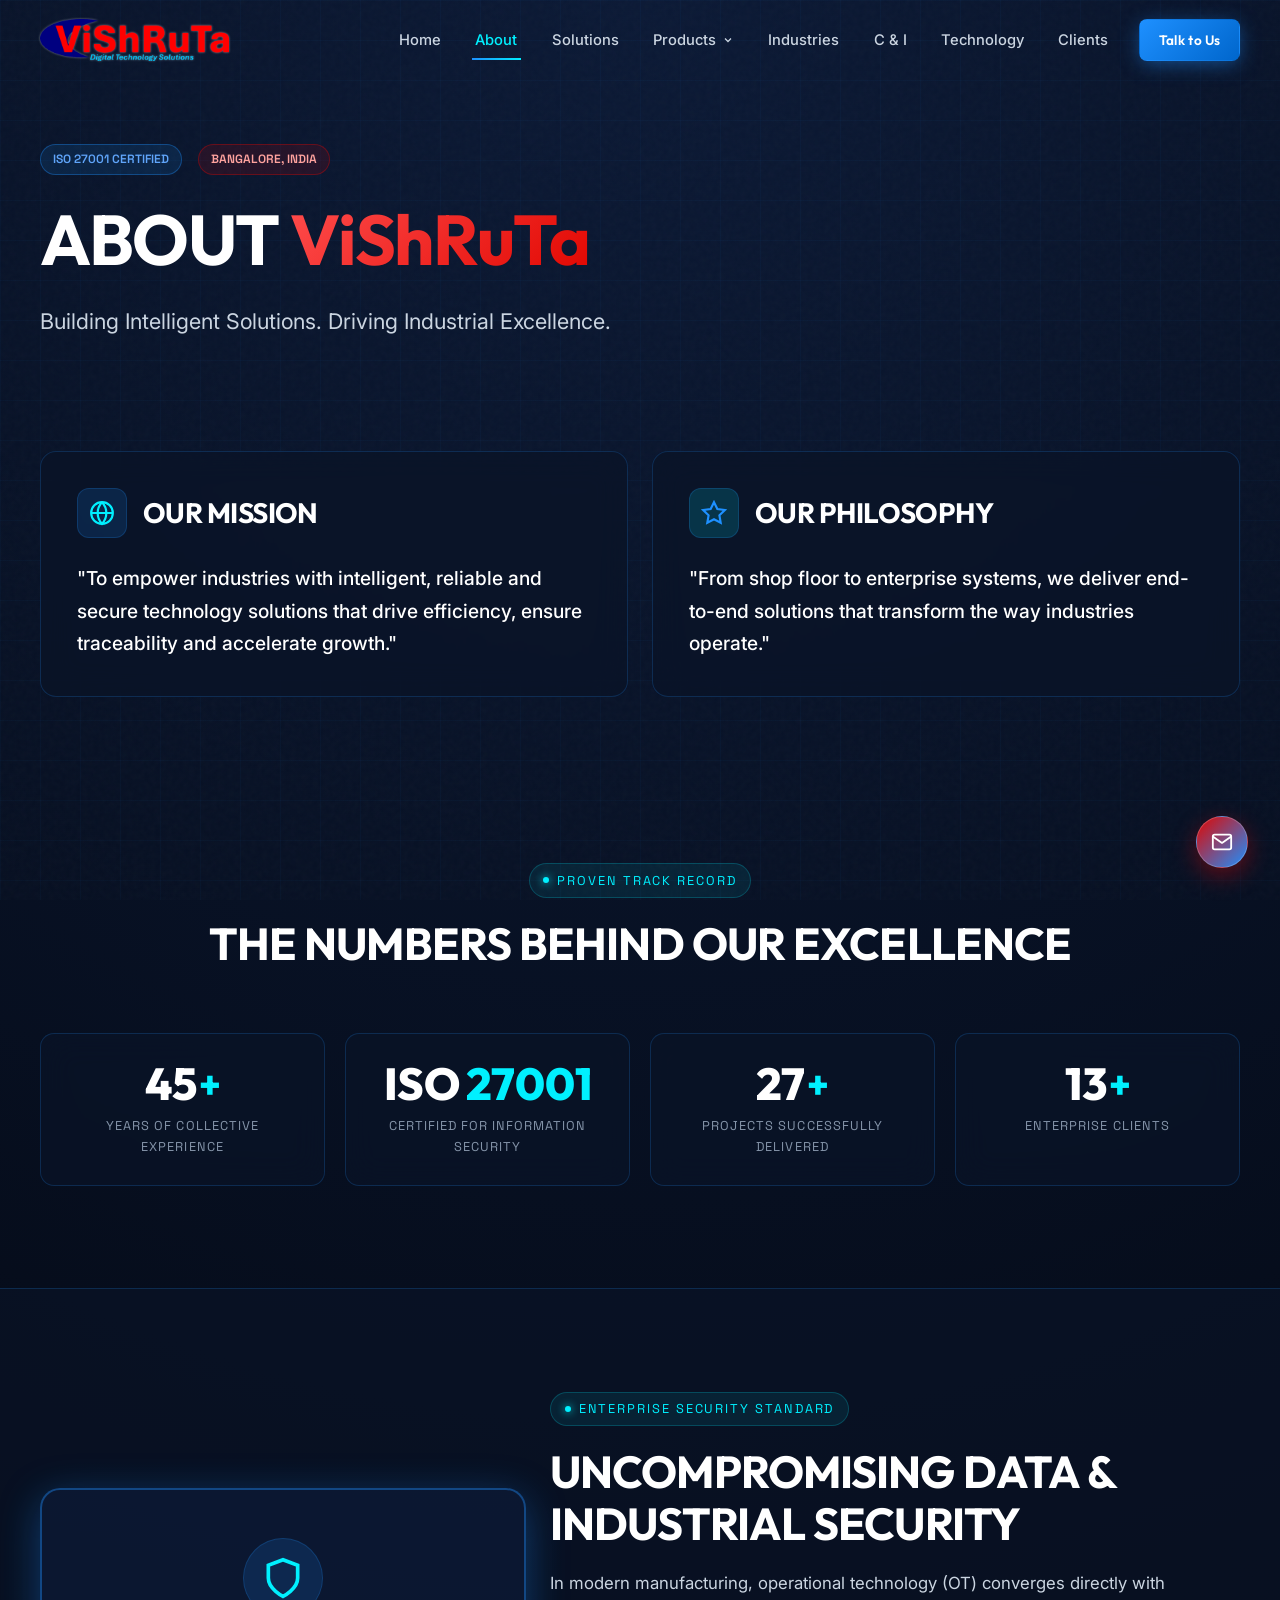
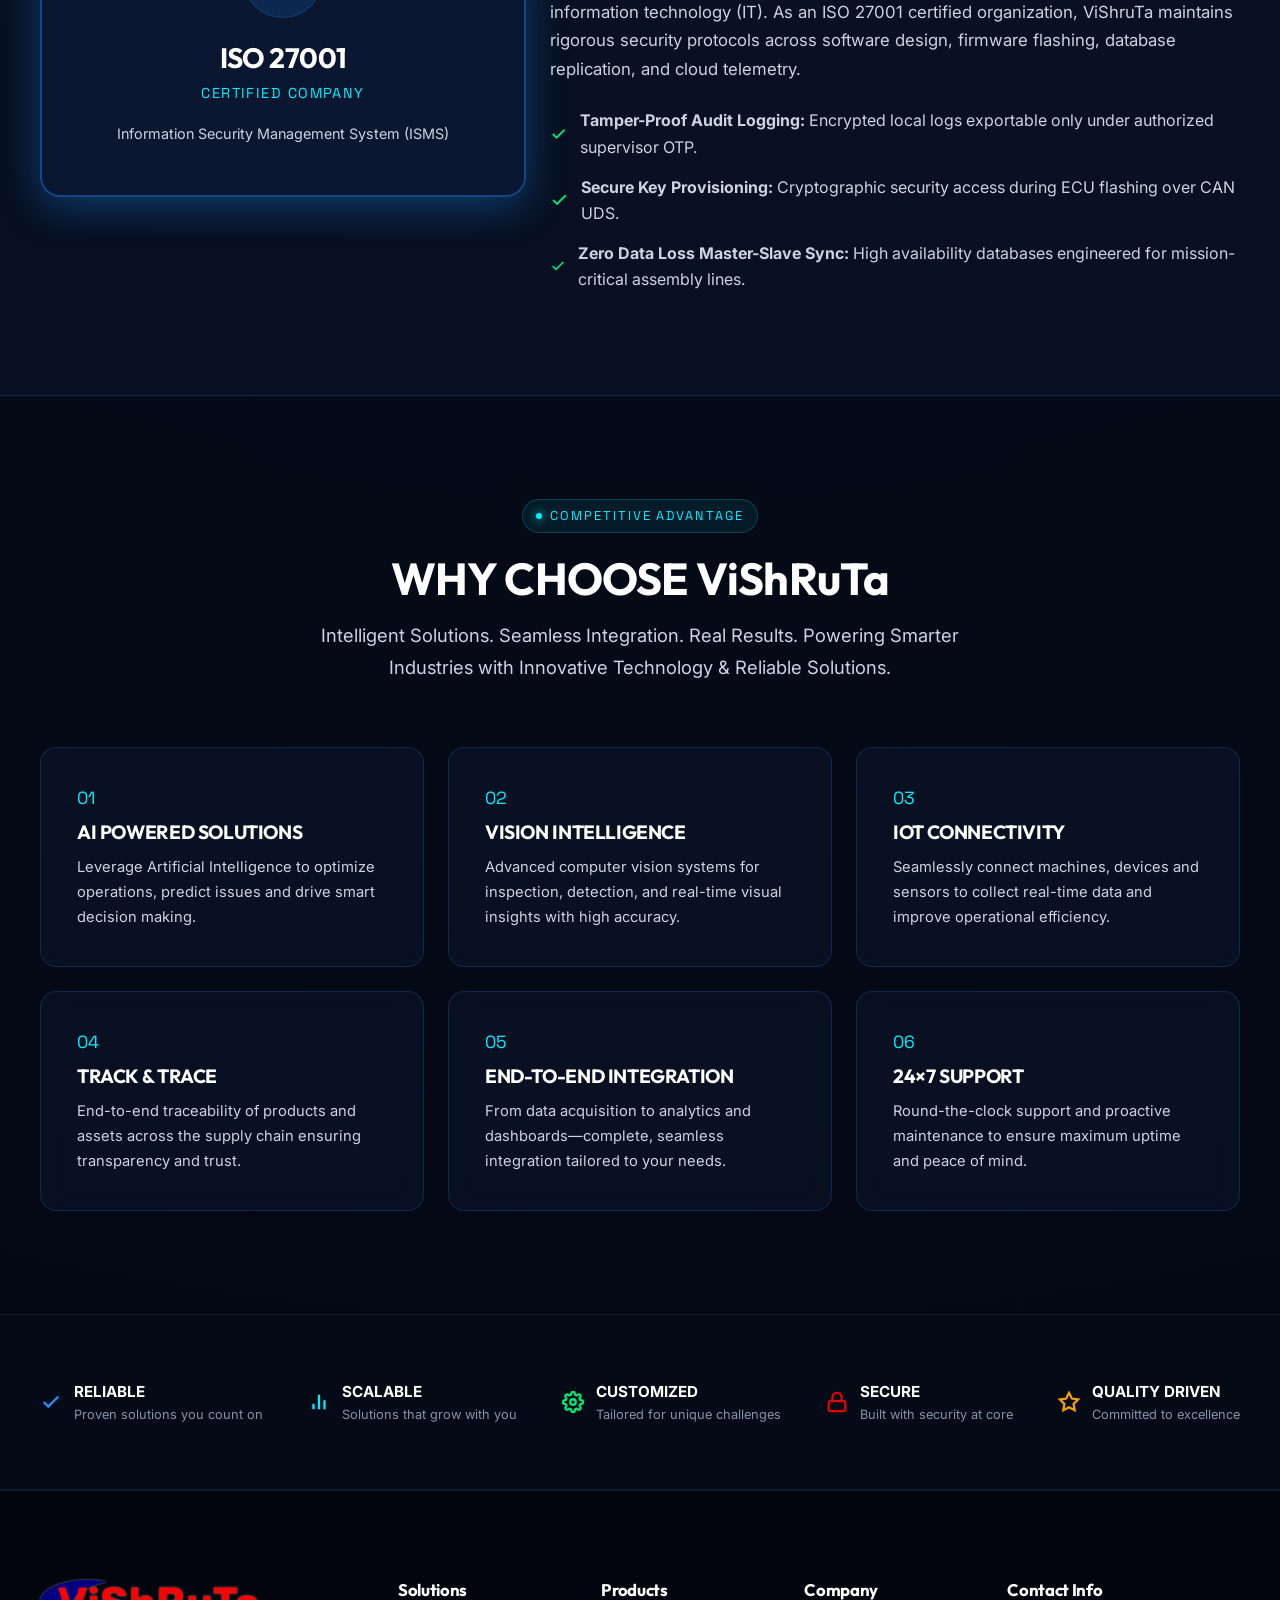
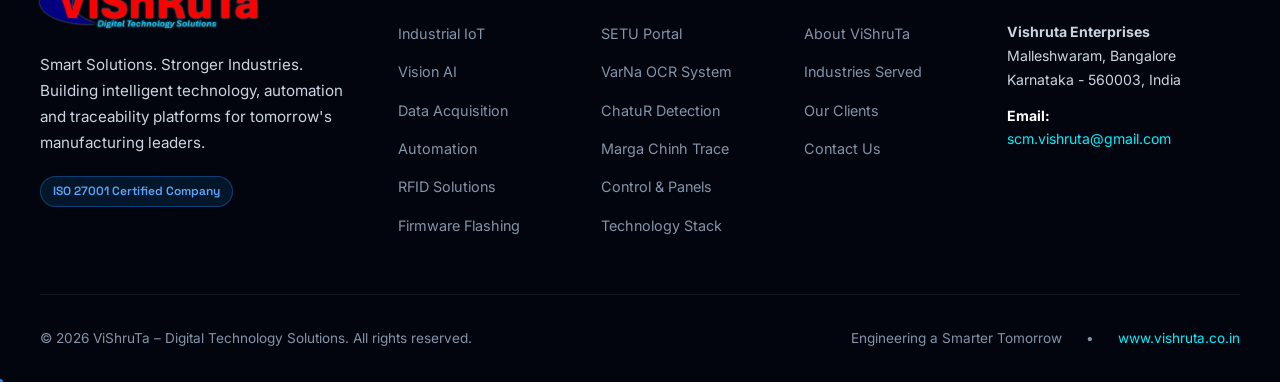
<file: about.html>
<!DOCTYPE html>
<html lang="en">
<head>
  <meta charset="UTF-8">
  <meta name="viewport" content="width=device-width, initial-scale=1.0">
  <title>About ViShruTa – Digital Technology Solutions | Industrial Excellence & ISO 27001</title>
  <meta name="description" content="Discover ViShruTa: Building Intelligent Solutions and Driving Industrial Excellence. 50+ years collective experience, ISO 27001 certified for Information Security.">
  
  <link rel="icon" type="image/svg+xml" href="data:image/svg+xml,%3Csvg xmlns='http://www.w3.org/2000/svg' viewBox='0 0 32 32'%3E%3Crect width='32' height='32' rx='8' fill='%23050B18'/%3E%3Cpath d='M6 10h6l4 12 4-12h6' stroke='%23E10600' stroke-width='3' stroke-linecap='round' stroke-linejoin='round' fill='none'/%3E%3Ccircle cx='24' cy='10' r='2' fill='%2300F0FF'/%3E%3C/svg%3E">
  <link rel="stylesheet" href="css/main.css">
  <link rel="stylesheet" href="css/components.css">
  <link rel="stylesheet" href="css/animations.css">
</head>
<body>

  <div class="scroll-progress"></div>

  <!-- Header -->
  <header class="header">
    <div class="container navbar">
      <a href="index.html" class="logo-brand" aria-label="ViShruTa Home">
        <img src="images/logo.png" alt="ViShruTa – Digital Technology Solutions" class="logo-img">
      </a>

      <nav>
        <ul class="nav-links">
          <li class="nav-item"><a href="index.html" class="nav-link">Home</a></li>
          <li class="nav-item"><a href="about.html" class="nav-link active">About</a></li>
          <li class="nav-item"><a href="solutions.html" class="nav-link">Solutions</a></li>
          <li class="nav-item">
            <a href="products.html" class="nav-link">
              Products
              <svg width="12" height="12" viewBox="0 0 24 24" fill="none" stroke="currentColor" stroke-width="2.5"><path d="M6 9l6 6 6-6"/></svg>
            </a>
            <ul class="dropdown-menu">
              <li><a href="product-setu.html" class="dropdown-link"><span style="color:var(--product-setu)">●</span> SETU (Secured Tracking)</a></li>
              <li><a href="product-varna.html" class="dropdown-link"><span style="color:var(--product-varna)">●</span> VarNa (Character OCR)</a></li>
              <li><a href="product-chatur.html" class="dropdown-link"><span style="color:var(--product-chatur)">●</span> ChatuR (Human Detection)</a></li>
              <li><a href="product-marga-chinh.html" class="dropdown-link"><span style="color:var(--product-marga)">●</span> Marga Chinh (Track & Trace)</a></li>
            </ul>
          </li>
          <li class="nav-item"><a href="industries.html" class="nav-link">Industries</a></li>
          <li class="nav-item"><a href="control-instrumentation.html" class="nav-link">C &amp; I</a></li>
          <li class="nav-item"><a href="technology.html" class="nav-link">Technology</a></li>
          <li class="nav-item"><a href="clients.html" class="nav-link">Clients</a></li>
          <li class="nav-item"><a href="contact.html" class="btn btn-primary btn-sm">Talk to Us</a></li>
        </ul>
      </nav>

      <button class="mobile-toggle" aria-label="Toggle navigation menu">
        <span></span><span></span><span></span>
      </button>
    </div>
  </header>

  <!-- Page Hero Banner -->
  <section class="section" style="padding-top: calc(var(--nav-height) + 4rem); padding-bottom: 3rem;">
    <div class="container">
      <div class="hero-badge-wrap">
        <span class="badge badge-iso">ISO 27001 CERTIFIED</span>
        <span class="badge badge-red">BANGALORE, INDIA</span>
      </div>
      <h1 style="margin-bottom: 1.5rem;">
        ABOUT <span class="text-gradient-red">ViShRuTa</span>
      </h1>
      <p style="font-size: 1.35rem; color: var(--text-secondary); max-width: 800px; line-height: 1.6;">
        Building Intelligent Solutions. Driving Industrial Excellence.
      </p>
    </div>
  </section>

  <!-- Mission & Vision Section (Slide 4) -->
  <section class="section-tight">
    <div class="container">
      <div class="bento-grid">
        <div class="col-6">
          <div class="glass-card" style="height: 100%;">
            <div style="display: flex; align-items: center; gap: 1rem; margin-bottom: 1.5rem;">
              <div style="width: 50px; height: 50px; border-radius: 12px; background: rgba(30,144,255,0.15); display: flex; align-items: center; justify-content: center; color: var(--accent-cyan); border: 1px solid var(--border-light);">
                <svg width="26" height="26" viewBox="0 0 24 24" fill="none" stroke="currentColor" stroke-width="2"><circle cx="12" cy="12" r="10"/><path d="M12 2a14.5 14.5 0 000 20 14.5 14.5 0 000-20"/><path d="M2 12h20"/></svg>
              </div>
              <h3 style="color: #FFFFFF;">OUR MISSION</h3>
            </div>
            <p style="font-size: 1.2rem; color: var(--text-primary); line-height: 1.7; font-weight: 500;">
              "To empower industries with intelligent, reliable and secure technology solutions that drive efficiency, ensure traceability and accelerate growth."
            </p>
          </div>
        </div>

        <div class="col-6">
          <div class="glass-card" style="height: 100%;">
            <div style="display: flex; align-items: center; gap: 1rem; margin-bottom: 1.5rem;">
              <div style="width: 50px; height: 50px; border-radius: 12px; background: rgba(0,240,255,0.15); display: flex; align-items: center; justify-content: center; color: var(--accent-blue); border: 1px solid var(--border-light);">
                <svg width="26" height="26" viewBox="0 0 24 24" fill="none" stroke="currentColor" stroke-width="2"><polygon points="12 2 15.09 8.26 22 9.27 17 14.14 18.18 21.02 12 17.77 5.82 21.02 7 14.14 2 9.27 8.91 8.26 12 2"/></svg>
              </div>
              <h3 style="color: #FFFFFF;">OUR PHILOSOPHY</h3>
            </div>
            <p style="font-size: 1.2rem; color: var(--text-primary); line-height: 1.7; font-weight: 500;">
              "From shop floor to enterprise systems, we deliver end-to-end solutions that transform the way industries operate."
            </p>
          </div>
        </div>
      </div>
    </div>
  </section>

  <!-- Key Metrics (Slide 4) -->
  <section class="section">
    <div class="container">
      <div class="section-title-wrap text-center" style="text-align: center;">
        <span class="section-tag">Proven Track Record</span>
        <h2 class="section-title">THE NUMBERS BEHIND OUR EXCELLENCE</h2>
      </div>

      <div class="stats-card-grid">
        <div class="stat-box">
          <div class="stat-number"><span class="counter" data-target="50">0</span><span class="plus">+</span></div>
          <div class="stat-label">YEARS OF COLLECTIVE EXPERIENCE</div>
        </div>
        <div class="stat-box">
          <div class="stat-number">ISO <span style="color:var(--accent-cyan);margin-left:6px;">27001</span></div>
          <div class="stat-label">CERTIFIED FOR INFORMATION SECURITY</div>
        </div>
        <div class="stat-box">
          <div class="stat-number"><span class="counter" data-target="30">0</span><span class="plus">+</span></div>
          <div class="stat-label">PROJECTS SUCCESSFULLY DELIVERED</div>
        </div>
        <div class="stat-box">
          <div class="stat-number"><span class="counter" data-target="15">0</span><span class="plus">+</span></div>
          <div class="stat-label">ENTERPRISE CLIENTS</div>
        </div>
      </div>
    </div>
  </section>

  <!-- ISO 27001 Spotlight -->
  <section class="section" style="background: rgba(10, 20, 40, 0.6); border-top: 1px solid var(--border-light); border-bottom: 1px solid var(--border-light);">
    <div class="container">
      <div class="bento-grid" style="align-items: center;">
        <div class="col-5">
          <div style="background: rgba(13, 27, 54, 0.8); border: 2px solid rgba(30, 144, 255, 0.4); border-radius: 20px; padding: 3rem 2rem; text-align: center; box-shadow: 0 10px 40px var(--accent-blue-glow);">
            <div style="width: 80px; height: 80px; margin: 0 auto 1.5rem; border-radius: 50%; background: rgba(30, 144, 255, 0.15); display: flex; align-items: center; justify-content: center; color: var(--accent-cyan); border: 1px solid var(--border-light);">
              <svg width="44" height="44" viewBox="0 0 24 24" fill="none" stroke="currentColor" stroke-width="2"><path d="M12 22s8-4 8-10V5l-8-3-8 3v7c0 6 8 10 8 10z"/></svg>
            </div>
            <h3 style="color: #FFFFFF; margin-bottom: 0.5rem;">ISO 27001</h3>
            <div style="font-family: var(--font-mono); color: var(--accent-cyan); font-size: 0.9rem; letter-spacing: 0.1em; margin-bottom: 1rem;">CERTIFIED COMPANY</div>
            <p style="font-size: 0.9rem; color: var(--text-secondary);">Information Security Management System (ISMS)</p>
          </div>
        </div>

        <div class="col-7">
          <span class="section-tag">Enterprise Security Standard</span>
          <h2 style="margin-bottom: 1.25rem;">UNCOMPROMISING DATA &amp; INDUSTRIAL SECURITY</h2>
          <p style="margin-bottom: 1.5rem; font-size: 1.05rem;">
            In modern manufacturing, operational technology (OT) converges directly with information technology (IT). As an ISO 27001 certified organization, ViShruTa maintains rigorous security protocols across software design, firmware flashing, database replication, and cloud telemetry.
          </p>
          <ul style="list-style: none; display: flex; flex-direction: column; gap: 0.85rem;">
            <li style="display: flex; gap: 0.75rem; align-items: center; color: var(--text-secondary);">
              <svg width="20" height="20" viewBox="0 0 24 24" fill="none" stroke="#00E676" stroke-width="2.5"><polyline points="20 6 9 17 4 12"/></svg>
              <span><strong>Tamper-Proof Audit Logging:</strong> Encrypted local logs exportable only under authorized supervisor OTP.</span>
            </li>
            <li style="display: flex; gap: 0.75rem; align-items: center; color: var(--text-secondary);">
              <svg width="20" height="20" viewBox="0 0 24 24" fill="none" stroke="#00E676" stroke-width="2.5"><polyline points="20 6 9 17 4 12"/></svg>
              <span><strong>Secure Key Provisioning:</strong> Cryptographic security access during ECU flashing over CAN UDS.</span>
            </li>
            <li style="display: flex; gap: 0.75rem; align-items: center; color: var(--text-secondary);">
              <svg width="20" height="20" viewBox="0 0 24 24" fill="none" stroke="#00E676" stroke-width="2.5"><polyline points="20 6 9 17 4 12"/></svg>
              <span><strong>Zero Data Loss Master-Slave Sync:</strong> High availability databases engineered for mission-critical assembly lines.</span>
            </li>
          </ul>
        </div>
      </div>
    </div>
  </section>

  <!-- Why Choose Us (Slide 5) -->
  <section class="section">
    <div class="container">
      <div class="section-title-wrap text-center" style="text-align: center;">
        <span class="section-tag">Competitive Advantage</span>
        <h2 class="section-title">WHY CHOOSE ViShRuTa</h2>
        <p class="section-desc" style="margin: 0 auto;">Intelligent Solutions. Seamless Integration. Real Results. Powering Smarter Industries with Innovative Technology &amp; Reliable Solutions.</p>
      </div>

      <div class="bento-grid">
        <!-- 01 AI Powered Solutions -->
        <div class="col-4">
          <div class="glass-card tilt-card" style="height: 100%;">
            <div style="font-family: var(--font-mono); font-size: 1.1rem; color: var(--accent-cyan); margin-bottom: 0.5rem;">01</div>
            <h4 style="margin-bottom: 0.75rem; color: #FFFFFF;">AI POWERED SOLUTIONS</h4>
            <p style="font-size: 0.92rem;">Leverage Artificial Intelligence to optimize operations, predict issues and drive smart decision making.</p>
          </div>
        </div>

        <!-- 02 Vision Intelligence -->
        <div class="col-4">
          <div class="glass-card tilt-card" style="height: 100%;">
            <div style="font-family: var(--font-mono); font-size: 1.1rem; color: var(--accent-cyan); margin-bottom: 0.5rem;">02</div>
            <h4 style="margin-bottom: 0.75rem; color: #FFFFFF;">VISION INTELLIGENCE</h4>
            <p style="font-size: 0.92rem;">Advanced computer vision systems for inspection, detection, and real-time visual insights with high accuracy.</p>
          </div>
        </div>

        <!-- 03 IoT Connectivity -->
        <div class="col-4">
          <div class="glass-card tilt-card" style="height: 100%;">
            <div style="font-family: var(--font-mono); font-size: 1.1rem; color: var(--accent-cyan); margin-bottom: 0.5rem;">03</div>
            <h4 style="margin-bottom: 0.75rem; color: #FFFFFF;">IOT CONNECTIVITY</h4>
            <p style="font-size: 0.92rem;">Seamlessly connect machines, devices and sensors to collect real-time data and improve operational efficiency.</p>
          </div>
        </div>

        <!-- 04 Track & Trace -->
        <div class="col-4">
          <div class="glass-card tilt-card" style="height: 100%;">
            <div style="font-family: var(--font-mono); font-size: 1.1rem; color: var(--accent-cyan); margin-bottom: 0.5rem;">04</div>
            <h4 style="margin-bottom: 0.75rem; color: #FFFFFF;">TRACK &amp; TRACE</h4>
            <p style="font-size: 0.92rem;">End-to-end traceability of products and assets across the supply chain ensuring transparency and trust.</p>
          </div>
        </div>

        <!-- 05 End-to-End Integration -->
        <div class="col-4">
          <div class="glass-card tilt-card" style="height: 100%;">
            <div style="font-family: var(--font-mono); font-size: 1.1rem; color: var(--accent-cyan); margin-bottom: 0.5rem;">05</div>
            <h4 style="margin-bottom: 0.75rem; color: #FFFFFF;">END-TO-END INTEGRATION</h4>
            <p style="font-size: 0.92rem;">From data acquisition to analytics and dashboards—complete, seamless integration tailored to your needs.</p>
          </div>
        </div>

        <!-- 06 24x7 Support -->
        <div class="col-4">
          <div class="glass-card tilt-card" style="height: 100%;">
            <div style="font-family: var(--font-mono); font-size: 1.1rem; color: var(--accent-cyan); margin-bottom: 0.5rem;">06</div>
            <h4 style="margin-bottom: 0.75rem; color: #FFFFFF;">24&times;7 SUPPORT</h4>
            <p style="font-size: 0.92rem;">Round-the-clock support and proactive maintenance to ensure maximum uptime and peace of mind.</p>
          </div>
        </div>
      </div>
    </div>
  </section>

  <!-- Core Values Bar (Slide 5) -->
  <section class="section-tight" style="border-top: 1px solid var(--border-subtle); border-bottom: 1px solid var(--border-subtle); background: rgba(5, 11, 24, 0.8);">
    <div class="container">
      <div style="display: flex; justify-content: space-between; align-items: center; flex-wrap: wrap; gap: 1.5rem;">
        <div style="display: flex; align-items: center; gap: 0.75rem;">
          <svg width="22" height="22" viewBox="0 0 24 24" fill="none" stroke="var(--accent-blue)" stroke-width="2.5"><polyline points="20 6 9 17 4 12"/></svg>
          <div>
            <div style="font-weight:700; color:#FFFFFF; font-size:0.95rem;">RELIABLE</div>
            <div style="font-size:0.8rem; color:var(--text-muted);">Proven solutions you count on</div>
          </div>
        </div>

        <div style="display: flex; align-items: center; gap: 0.75rem;">
          <svg width="22" height="22" viewBox="0 0 24 24" fill="none" stroke="var(--accent-cyan)" stroke-width="2.5"><path d="M18 20V10M12 20V4M6 20v-6"/></svg>
          <div>
            <div style="font-weight:700; color:#FFFFFF; font-size:0.95rem;">SCALABLE</div>
            <div style="font-size:0.8rem; color:var(--text-muted);">Solutions that grow with you</div>
          </div>
        </div>

        <div style="display: flex; align-items: center; gap: 0.75rem;">
          <svg width="22" height="22" viewBox="0 0 24 24" fill="none" stroke="var(--product-varna)" stroke-width="2.5"><circle cx="12" cy="12" r="3"/><path d="M19.4 15a1.65 1.65 0 00.33 1.82l.06.06a2 2 0 010 2.83 2 2 0 01-2.83 0l-.06-.06a1.65 1.65 0 00-1.82-.33 1.65 1.65 0 00-1 1.51V21a2 2 0 01-2 2 2 2 0 01-2-2v-.09A1.65 1.65 0 009 19.4a1.65 1.65 0 00-1.82.33l-.06.06a2 2 0 01-2.83 0 2 2 0 010-2.83l.06-.06a1.65 1.65 0 00.33-1.82 1.65 1.65 0 00-1.51-1H3a2 2 0 01-2-2 2 2 0 012-2h.09A1.65 1.65 0 004.6 9a1.65 1.65 0 00-.33-1.82l-.06-.06a2 2 0 010-2.83 2 2 0 012.83 0l.06.06a1.65 1.65 0 001.82.33H9a1.65 1.65 0 001-1.51V3a2 2 0 012-2 2 2 0 012 2v.09a1.65 1.65 0 001 1.51 1.65 1.65 0 001.82-.33l.06-.06a2 2 0 012.83 0 2 2 0 010 2.83l-.06.06a1.65 1.65 0 00-.33 1.82V9a1.65 1.65 0 001.51 1H21a2 2 0 012 2 2 2 0 01-2 2h-.09a1.65 1.65 0 00-1.51 1z"/></svg>
          <div>
            <div style="font-weight:700; color:#FFFFFF; font-size:0.95rem;">CUSTOMIZED</div>
            <div style="font-size:0.8rem; color:var(--text-muted);">Tailored for unique challenges</div>
          </div>
        </div>

        <div style="display: flex; align-items: center; gap: 0.75rem;">
          <svg width="22" height="22" viewBox="0 0 24 24" fill="none" stroke="var(--brand-red)" stroke-width="2.5"><rect x="3" y="11" width="18" height="11" rx="2" ry="2"/><path d="M7 11V7a5 5 0 0110 0v4"/></svg>
          <div>
            <div style="font-weight:700; color:#FFFFFF; font-size:0.95rem;">SECURE</div>
            <div style="font-size:0.8rem; color:var(--text-muted);">Built with security at core</div>
          </div>
        </div>

        <div style="display: flex; align-items: center; gap: 0.75rem;">
          <svg width="22" height="22" viewBox="0 0 24 24" fill="none" stroke="#F59E0B" stroke-width="2.5"><polygon points="12 2 15.09 8.26 22 9.27 17 14.14 18.18 21.02 12 17.77 5.82 21.02 7 14.14 2 9.27 8.91 8.26 12 2"/></svg>
          <div>
            <div style="font-weight:700; color:#FFFFFF; font-size:0.95rem;">QUALITY DRIVEN</div>
            <div style="font-size:0.8rem; color:var(--text-muted);">Committed to excellence</div>
          </div>
        </div>
      </div>
    </div>
  </section>

  <!-- Footer -->
  <footer class="footer">
    <div class="container">
      <div class="footer-grid">
        <div class="footer-brand">
          <a href="index.html" class="logo-brand" aria-label="ViShruTa Home">
            <img src="images/logo.png" alt="ViShruTa – Digital Technology Solutions" class="logo-img">
          </a>
          <p>
            Smart Solutions. Stronger Industries. Building intelligent technology, automation and traceability platforms for tomorrow's manufacturing leaders.
          </p>
          <div style="margin-top: 1.25rem;">
            <span class="badge badge-iso">ISO 27001 Certified Company</span>
          </div>
        </div>

        <div>
          <h4 class="footer-heading">Solutions</h4>
          <ul class="footer-links">
            <li><a href="solutions.html#industrial-iot" class="footer-link">Industrial IoT</a></li>
            <li><a href="solutions.html#vision-ai" class="footer-link">Vision AI</a></li>
            <li><a href="solutions.html#data-acquisition" class="footer-link">Data Acquisition</a></li>
            <li><a href="solutions.html#automation" class="footer-link">Automation</a></li>
            <li><a href="solutions.html#rfid-solutions" class="footer-link">RFID Solutions</a></li>
            <li><a href="solutions.html#firmware-flashing" class="footer-link">Firmware Flashing</a></li>
          </ul>
        </div>

        <div>
          <h4 class="footer-heading">Products</h4>
          <ul class="footer-links">
            <li><a href="product-setu.html" class="footer-link">SETU Portal</a></li>
            <li><a href="product-varna.html" class="footer-link">VarNa OCR System</a></li>
            <li><a href="product-chatur.html" class="footer-link">ChatuR Detection</a></li>
            <li><a href="product-marga-chinh.html" class="footer-link">Marga Chinh Trace</a></li>
            <li><a href="control-instrumentation.html" class="footer-link">Control &amp; Panels</a></li>
            <li><a href="technology.html" class="footer-link">Technology Stack</a></li>
          </ul>
        </div>

        <div>
          <h4 class="footer-heading">Company</h4>
          <ul class="footer-links">
            <li><a href="about.html" class="footer-link">About ViShruTa</a></li>
            <li><a href="industries.html" class="footer-link">Industries Served</a></li>
            <li><a href="clients.html" class="footer-link">Our Clients</a></li>
            <li><a href="contact.html" class="footer-link">Contact Us</a></li>
          </ul>
        </div>

        <div>
          <h4 class="footer-heading">Contact Info</h4>
          <p style="font-size: 0.88rem; color: var(--text-secondary); margin-bottom: 0.75rem;">
            <strong>Vishruta Enterprises</strong><br>
            Malleshwaram, Bangalore<br>
            Karnataka - 560003, India
          </p>
          <p style="font-size: 0.88rem; color: var(--text-secondary); margin-bottom: 0.5rem;">
            <strong style="color:var(--text-primary);">Email:</strong><br>
            <a href="mailto:scm.vishruta@gmail.com" style="color:var(--accent-cyan); word-break:break-all;">scm.vishruta@gmail.com</a>
          </p>
        </div>
      </div>

      <div class="footer-bottom">
        <div>
          &copy; 2026 ViShruTa – Digital Technology Solutions. All rights reserved.
        </div>
        <div style="display:flex; gap:1.5rem; align-items:center;">
          <span>Engineering a Smarter Tomorrow</span>
          <span>•</span>
          <a href="https://www.vishruta.co.in" target="_blank" rel="noopener" style="color:var(--accent-cyan);">www.vishruta.co.in</a>
        </div>
      </div>
    </div>
  </footer>

  <div class="floating-actions">
    <a href="mailto:scm.vishruta@gmail.com" class="btn-float btn-float-email" aria-label="Email ViShruTa" title="Email scm.vishruta@gmail.com">
      <svg width="22" height="22" viewBox="0 0 24 24" fill="none" stroke="currentColor" stroke-width="2" stroke-linecap="round" stroke-linejoin="round"><path d="M4 4h16c1.1 0 2 .9 2 2v12c0 1.1-.9 2-2 2H4c-1.1 0-2-.9-2-2V6c0-1.1.9-2 2-2z"/><polyline points="22,6 12,13 2,6"/></svg>
    </a>
  </div>

  <script src="js/data.js"></script>
  <script src="js/main.js"></script>
</body>
</html>
</file>
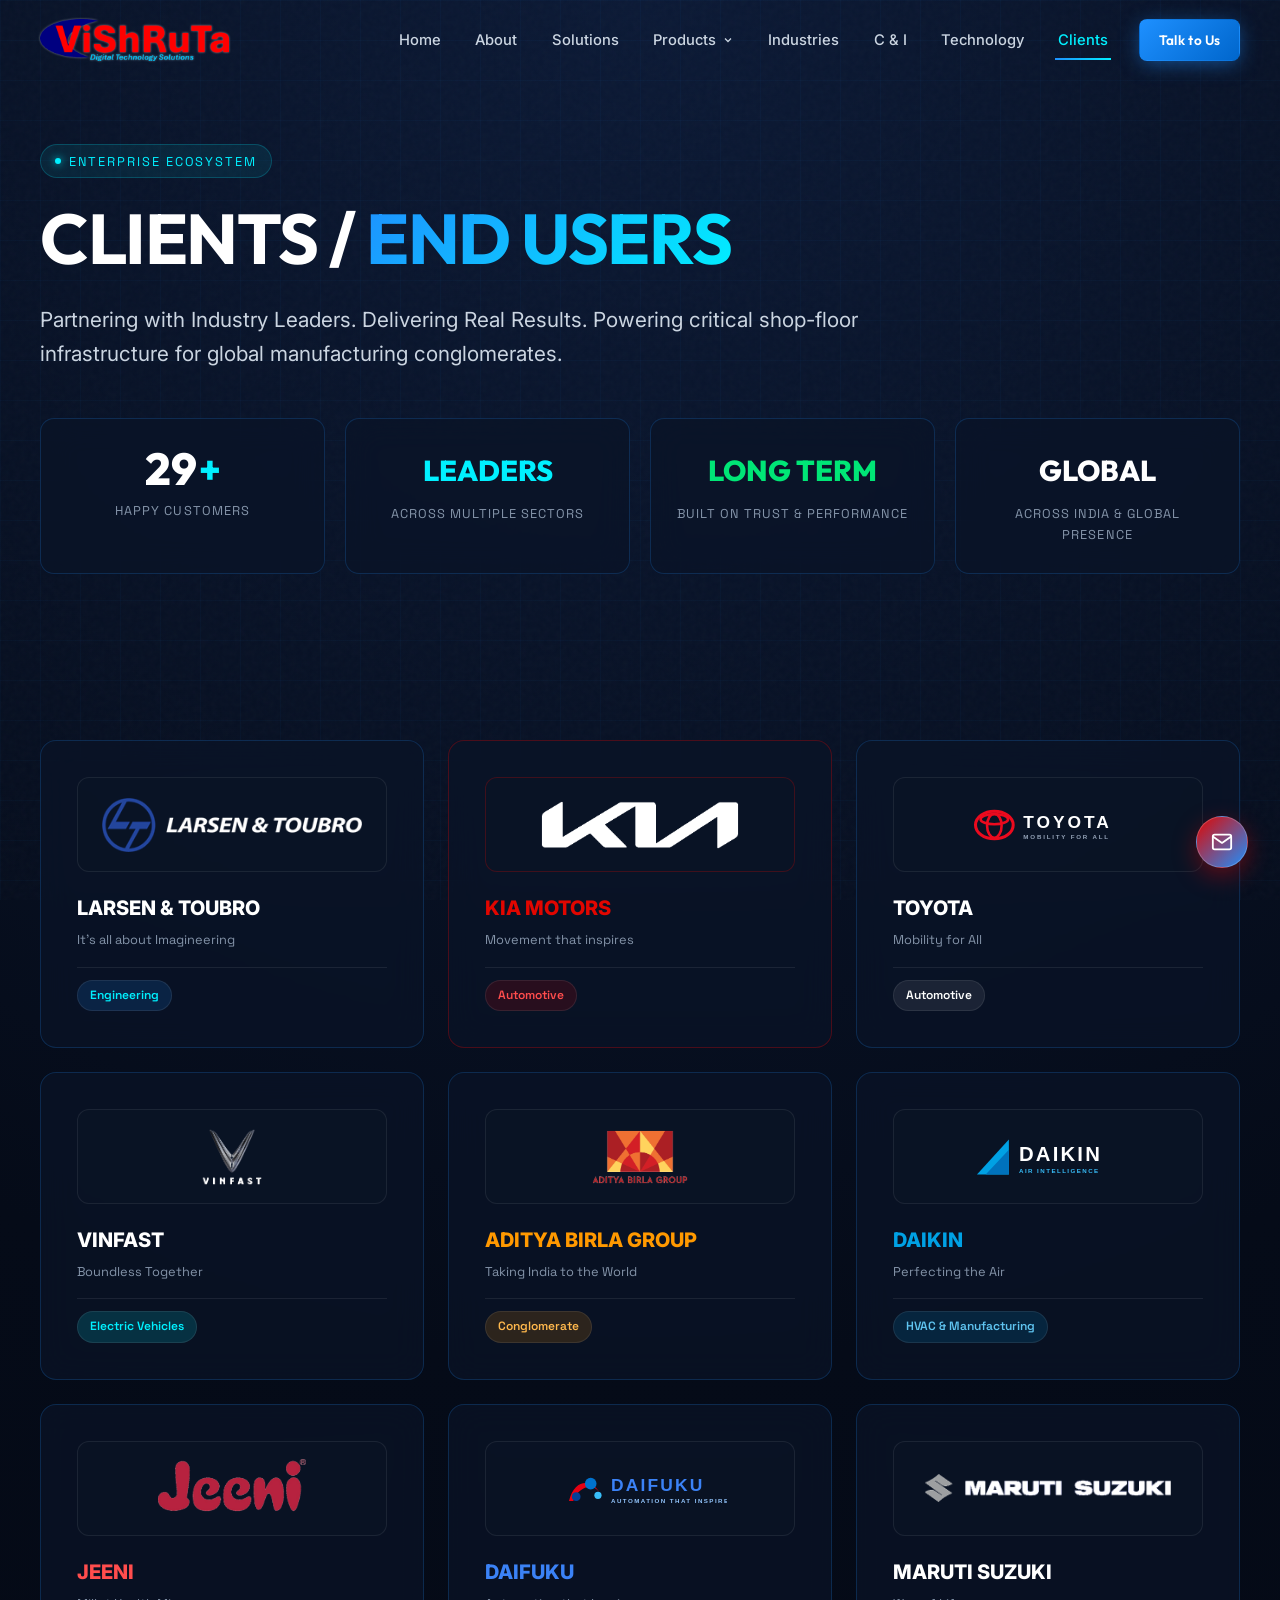
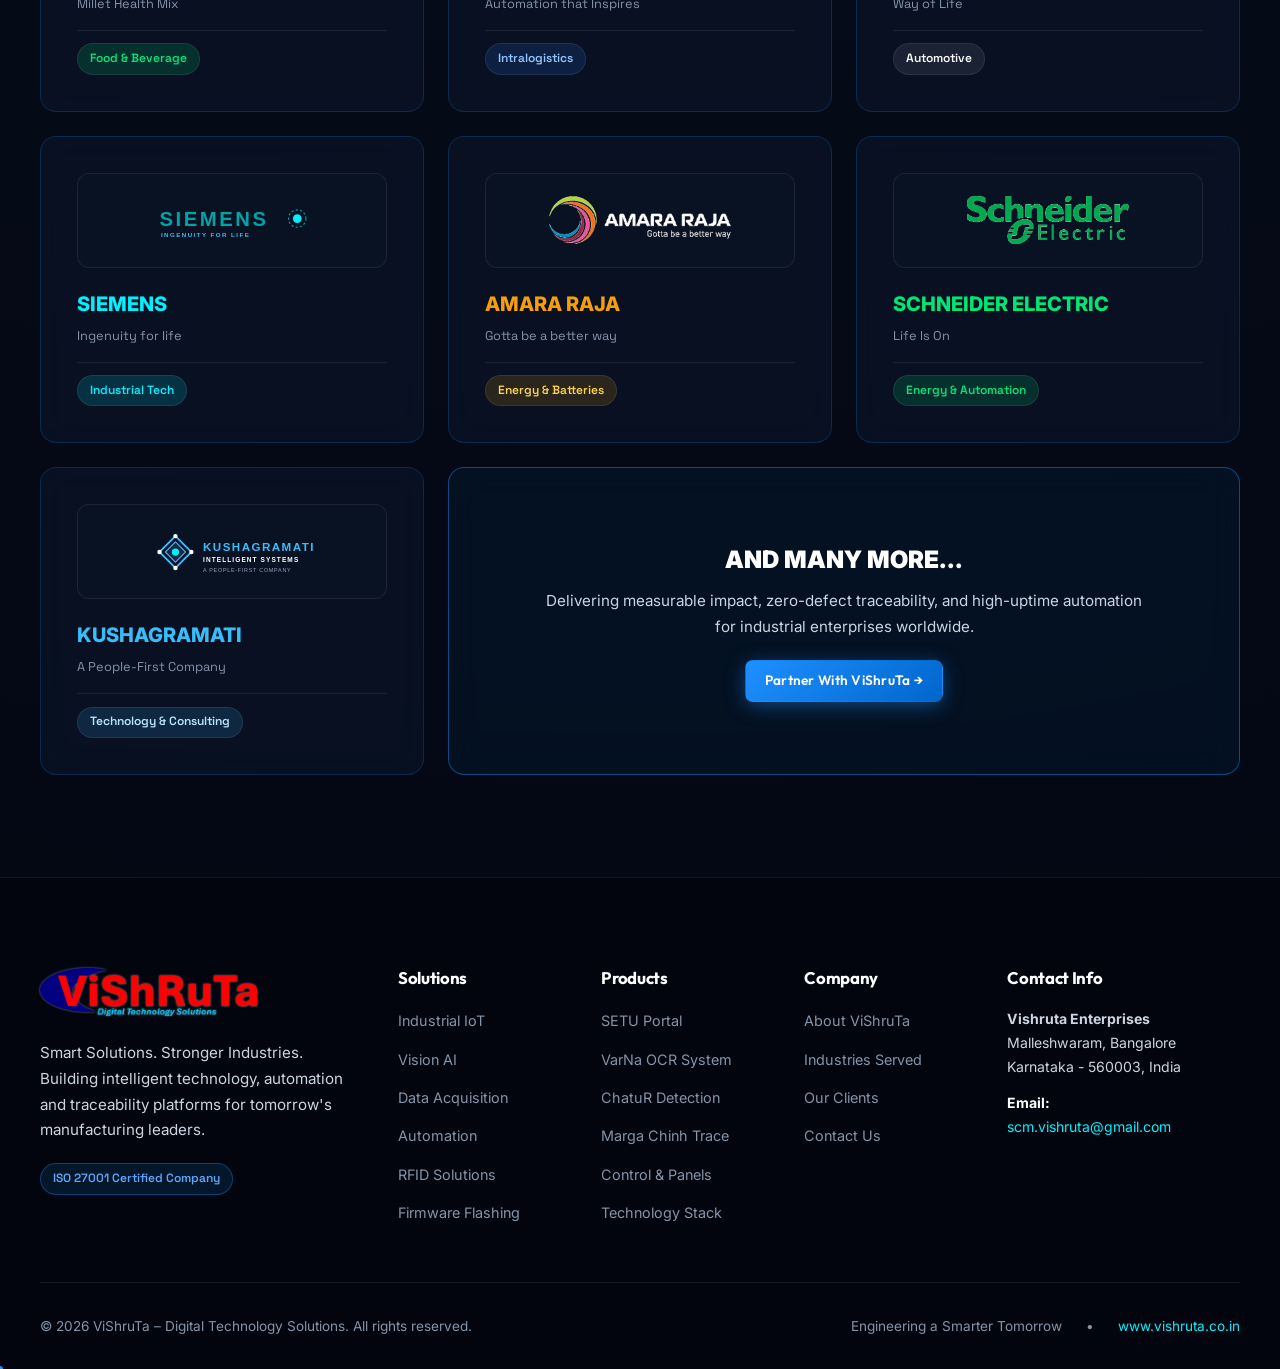
<file: clients.html>
<!DOCTYPE html>
<html lang="en">
<head>
  <meta charset="UTF-8">
  <meta name="viewport" content="width=device-width, initial-scale=1.0">
  <title>Our Clients & End Users – ViShruTa | Trusted by Industry Leaders</title>
  <meta name="description" content="Partnering with Industry Leaders: Larsen & Toubro, KIA Motors, Toyota, VinFast, Aditya Birla, Daikin, Jeeni, Daifuku, Maruti Suzuki, Siemens, Amara Raja, Schneider Electric.">
  
  <link rel="icon" type="image/svg+xml" href="data:image/svg+xml,%3Csvg xmlns='http://www.w3.org/2000/svg' viewBox='0 0 32 32'%3E%3Crect width='32' height='32' rx='8' fill='%23050B18'/%3E%3Cpath d='M6 10h6l4 12 4-12h6' stroke='%23E10600' stroke-width='3' stroke-linecap='round' stroke-linejoin='round' fill='none'/%3E%3Ccircle cx='24' cy='10' r='2' fill='%2300F0FF'/%3E%3C/svg%3E">
  <link rel="stylesheet" href="css/main.css">
  <link rel="stylesheet" href="css/components.css">
  <link rel="stylesheet" href="css/animations.css">
</head>
<body>

  <div class="scroll-progress"></div>

  <!-- Header -->
  <header class="header">
    <div class="container navbar">
      <a href="index.html" class="logo-brand" aria-label="ViShruTa Home">
        <img src="images/logo.png" alt="ViShruTa – Digital Technology Solutions" class="logo-img">
      </a>

      <nav>
        <ul class="nav-links">
          <li class="nav-item"><a href="index.html" class="nav-link">Home</a></li>
          <li class="nav-item"><a href="about.html" class="nav-link">About</a></li>
          <li class="nav-item"><a href="solutions.html" class="nav-link">Solutions</a></li>
          <li class="nav-item">
            <a href="products.html" class="nav-link">
              Products
              <svg width="12" height="12" viewBox="0 0 24 24" fill="none" stroke="currentColor" stroke-width="2.5"><path d="M6 9l6 6 6-6"/></svg>
            </a>
            <ul class="dropdown-menu">
              <li><a href="product-setu.html" class="dropdown-link"><span style="color:var(--product-setu)">●</span> SETU (Secured Tracking)</a></li>
              <li><a href="product-varna.html" class="dropdown-link"><span style="color:var(--product-varna)">●</span> VarNa (Character OCR)</a></li>
              <li><a href="product-chatur.html" class="dropdown-link"><span style="color:var(--product-chatur)">●</span> ChatuR (Human Detection)</a></li>
              <li><a href="product-marga-chinh.html" class="dropdown-link"><span style="color:var(--product-marga)">●</span> Marga Chinh (Track & Trace)</a></li>
            </ul>
          </li>
          <li class="nav-item"><a href="industries.html" class="nav-link">Industries</a></li>
          <li class="nav-item"><a href="control-instrumentation.html" class="nav-link">C &amp; I</a></li>
          <li class="nav-item"><a href="technology.html" class="nav-link">Technology</a></li>
          <li class="nav-item"><a href="clients.html" class="nav-link active">Clients</a></li>
          <li class="nav-item"><a href="contact.html" class="btn btn-primary btn-sm">Talk to Us</a></li>
        </ul>
      </nav>

      <button class="mobile-toggle" aria-label="Toggle navigation menu">
        <span></span><span></span><span></span>
      </button>
    </div>
  </header>

  <!-- Page Banner -->
  <section class="section" style="padding-top: calc(var(--nav-height) + 4rem); padding-bottom: 3rem;">
    <div class="container">
      <span class="section-tag">Enterprise Ecosystem</span>
      <h1 style="margin-bottom: 1.5rem;">
        CLIENTS / <span class="text-gradient-accent">END USERS</span>
      </h1>
      <p style="font-size: 1.3rem; color: var(--text-secondary); max-width: 820px; line-height: 1.6;">
        Partnering with Industry Leaders. Delivering Real Results. Powering critical shop-floor infrastructure for global manufacturing conglomerates.
      </p>
    </div>
  </section>

  <!-- Highlight Stats (Slide 23) -->
  <section class="section-tight" style="padding-top:0;">
    <div class="container">
      <div class="stats-card-grid">
        <div class="stat-box">
          <div class="stat-number"><span class="counter" data-target="30">0</span><span class="plus">+</span></div>
          <div class="stat-label">Happy Customers</div>
        </div>
        <div class="stat-box">
          <div class="stat-number" style="font-size:1.8rem; color:var(--accent-cyan); height:48px; display:flex; align-items:center; justify-content:center;">LEADERS</div>
          <div class="stat-label">Across Multiple Sectors</div>
        </div>
        <div class="stat-box">
          <div class="stat-number" style="font-size:1.8rem; color:var(--product-varna); height:48px; display:flex; align-items:center; justify-content:center;">LONG TERM</div>
          <div class="stat-label">Built on Trust &amp; Performance</div>
        </div>
        <div class="stat-box">
          <div class="stat-number" style="font-size:1.8rem; color:#FFFFFF; height:48px; display:flex; align-items:center; justify-content:center;">GLOBAL</div>
          <div class="stat-label">Across India &amp; Global Presence</div>
        </div>
      </div>
    </div>
  </section>

  <!-- Clients Grid (Slide 23) -->
  <section class="section">
    <div class="container">
      <div class="bento-grid">
        <!-- Larsen & Toubro -->
        <div class="col-4">
          <div class="glass-card tilt-card" style="height:100%; display:flex; flex-direction:column; justify-content:space-between;">
            <div>
              <div class="client-logo-wrapper">
                <img src="images/clients/lnt.png" alt="Larsen &amp; Toubro Logo" class="client-card-logo-img">
              </div>
              <div style="font-size:1.25rem; font-weight:800; color:#FFFFFF; margin-bottom:0.25rem;">LARSEN &amp; TOUBRO</div>
              <div style="font-family:var(--font-mono); font-size:0.8rem; color:var(--text-muted); margin-bottom:1rem;">It's all about Imagineering</div>
            </div>
            <div style="border-top:1px solid rgba(255,255,255,0.08); padding-top:0.75rem;">
              <span class="badge" style="background:rgba(30,144,255,0.15); color:var(--accent-cyan);">Engineering</span>
            </div>
          </div>
        </div>

        <!-- KIA Motors -->
        <div class="col-4">
          <div class="glass-card tilt-card" style="height:100%; display:flex; flex-direction:column; justify-content:space-between; border-color:rgba(225,6,0,0.3);">
            <div>
              <div class="client-logo-wrapper" style="border-color:rgba(225,6,0,0.25);">
                <img src="images/clients/kia.png" alt="KIA Motors Logo" class="client-card-logo-img">
              </div>
              <div style="font-size:1.25rem; font-weight:800; color:#E10600; margin-bottom:0.25rem;">KIA MOTORS</div>
              <div style="font-family:var(--font-mono); font-size:0.8rem; color:var(--text-muted); margin-bottom:1rem;">Movement that inspires</div>
            </div>
            <div style="border-top:1px solid rgba(255,255,255,0.08); padding-top:0.75rem;">
              <span class="badge" style="background:rgba(225,6,0,0.15); color:#FF4D4D;">Automotive</span>
            </div>
          </div>
        </div>

        <!-- Toyota -->
        <div class="col-4">
          <div class="glass-card tilt-card" style="height:100%; display:flex; flex-direction:column; justify-content:space-between;">
            <div>
              <div class="client-logo-wrapper">
                <img src="images/clients/toyota.svg" alt="Toyota Logo" class="client-card-logo-img">
              </div>
              <div style="font-size:1.25rem; font-weight:800; color:#FFFFFF; margin-bottom:0.25rem;">TOYOTA</div>
              <div style="font-family:var(--font-mono); font-size:0.8rem; color:var(--text-muted); margin-bottom:1rem;">Mobility for All</div>
            </div>
            <div style="border-top:1px solid rgba(255,255,255,0.08); padding-top:0.75rem;">
              <span class="badge" style="background:rgba(255,255,255,0.08); color:#FFFFFF;">Automotive</span>
            </div>
          </div>
        </div>

        <!-- VinFast -->
        <div class="col-4">
          <div class="glass-card tilt-card" style="height:100%; display:flex; flex-direction:column; justify-content:space-between;">
            <div>
              <div class="client-logo-wrapper">
                <img src="images/clients/vinfast.png" alt="VinFast Logo" class="client-card-logo-img">
              </div>
              <div style="font-size:1.25rem; font-weight:800; color:#FFFFFF; margin-bottom:0.25rem;">VINFAST</div>
              <div style="font-family:var(--font-mono); font-size:0.8rem; color:var(--text-muted); margin-bottom:1rem;">Boundless Together</div>
            </div>
            <div style="border-top:1px solid rgba(255,255,255,0.08); padding-top:0.75rem;">
              <span class="badge" style="background:rgba(0,240,255,0.15); color:var(--accent-cyan);">Electric Vehicles</span>
            </div>
          </div>
        </div>

        <!-- Aditya Birla Group -->
        <div class="col-4">
          <div class="glass-card tilt-card" style="height:100%; display:flex; flex-direction:column; justify-content:space-between;">
            <div>
              <div class="client-logo-wrapper">
                <img src="images/clients/aditya-birla.png" alt="Aditya Birla Group Logo" class="client-card-logo-img">
              </div>
              <div style="font-size:1.25rem; font-weight:800; color:#FF9900; margin-bottom:0.25rem;">ADITYA BIRLA GROUP</div>
              <div style="font-family:var(--font-mono); font-size:0.8rem; color:var(--text-muted); margin-bottom:1rem;">Taking India to the World</div>
            </div>
            <div style="border-top:1px solid rgba(255,255,255,0.08); padding-top:0.75rem;">
              <span class="badge" style="background:rgba(255,153,0,0.15); color:#FFB84D;">Conglomerate</span>
            </div>
          </div>
        </div>

        <!-- Daikin -->
        <div class="col-4">
          <div class="glass-card tilt-card" style="height:100%; display:flex; flex-direction:column; justify-content:space-between;">
            <div>
              <div class="client-logo-wrapper">
                <img src="images/clients/daikin.svg" alt="Daikin Logo" class="client-card-logo-img">
              </div>
              <div style="font-size:1.25rem; font-weight:800; color:#00A1E4; margin-bottom:0.25rem;">DAIKIN</div>
              <div style="font-family:var(--font-mono); font-size:0.8rem; color:var(--text-muted); margin-bottom:1rem;">Perfecting the Air</div>
            </div>
            <div style="border-top:1px solid rgba(255,255,255,0.08); padding-top:0.75rem;">
              <span class="badge" style="background:rgba(0,161,228,0.15); color:#60C5F1;">HVAC &amp; Manufacturing</span>
            </div>
          </div>
        </div>

        <!-- Jeeni Millet -->
        <div class="col-4">
          <div class="glass-card tilt-card" style="height:100%; display:flex; flex-direction:column; justify-content:space-between;">
            <div>
              <div class="client-logo-wrapper">
                <img src="images/clients/jeeni.png" alt="Jeeni Millet Health Mix Logo" class="client-card-logo-img">
              </div>
              <div style="font-size:1.25rem; font-weight:800; color:#FF4D4D; margin-bottom:0.25rem;">JEENI</div>
              <div style="font-family:var(--font-mono); font-size:0.8rem; color:var(--text-muted); margin-bottom:1rem;">Millet Health Mix</div>
            </div>
            <div style="border-top:1px solid rgba(255,255,255,0.08); padding-top:0.75rem;">
              <span class="badge" style="background:rgba(0,230,118,0.15); color:var(--product-varna);">Food &amp; Beverage</span>
            </div>
          </div>
        </div>

        <!-- Daifuku -->
        <div class="col-4">
          <div class="glass-card tilt-card" style="height:100%; display:flex; flex-direction:column; justify-content:space-between;">
            <div>
              <div class="client-logo-wrapper">
                <img src="images/clients/daifuku.svg" alt="Daifuku Logo" class="client-card-logo-img">
              </div>
              <div style="font-size:1.25rem; font-weight:800; color:#3B82F6; margin-bottom:0.25rem;">DAIFUKU</div>
              <div style="font-family:var(--font-mono); font-size:0.8rem; color:var(--text-muted); margin-bottom:1rem;">Automation that Inspires</div>
            </div>
            <div style="border-top:1px solid rgba(255,255,255,0.08); padding-top:0.75rem;">
              <span class="badge" style="background:rgba(59,130,246,0.15); color:#93C5FD;">Intralogistics</span>
            </div>
          </div>
        </div>

        <!-- Maruti Suzuki -->
        <div class="col-4">
          <div class="glass-card tilt-card" style="height:100%; display:flex; flex-direction:column; justify-content:space-between;">
            <div>
              <div class="client-logo-wrapper">
                <img src="images/clients/maruti-suzuki.png" alt="Maruti Suzuki Logo" class="client-card-logo-img">
              </div>
              <div style="font-size:1.25rem; font-weight:800; color:#FFFFFF; margin-bottom:0.25rem;">MARUTI SUZUKI</div>
              <div style="font-family:var(--font-mono); font-size:0.8rem; color:var(--text-muted); margin-bottom:1rem;">Way of Life</div>
            </div>
            <div style="border-top:1px solid rgba(255,255,255,0.08); padding-top:0.75rem;">
              <span class="badge" style="background:rgba(255,255,255,0.08); color:#FFFFFF;">Automotive</span>
            </div>
          </div>
        </div>

        <!-- Siemens -->
        <div class="col-4">
          <div class="glass-card tilt-card" style="height:100%; display:flex; flex-direction:column; justify-content:space-between;">
            <div>
              <div class="client-logo-wrapper">
                <img src="images/clients/siemens.svg" alt="Siemens Logo" class="client-card-logo-img">
              </div>
              <div style="font-size:1.25rem; font-weight:800; color:#00F0FF; margin-bottom:0.25rem;">SIEMENS</div>
              <div style="font-family:var(--font-mono); font-size:0.8rem; color:var(--text-muted); margin-bottom:1rem;">Ingenuity for life</div>
            </div>
            <div style="border-top:1px solid rgba(255,255,255,0.08); padding-top:0.75rem;">
              <span class="badge" style="background:rgba(0,240,255,0.15); color:var(--accent-cyan);">Industrial Tech</span>
            </div>
          </div>
        </div>

        <!-- Amara Raja -->
        <div class="col-4">
          <div class="glass-card tilt-card" style="height:100%; display:flex; flex-direction:column; justify-content:space-between;">
            <div>
              <div class="client-logo-wrapper">
                <img src="images/clients/amara-raja.png" alt="Amara Raja Logo" class="client-card-logo-img">
              </div>
              <div style="font-size:1.25rem; font-weight:800; color:#F59E0B; margin-bottom:0.25rem;">AMARA RAJA</div>
              <div style="font-family:var(--font-mono); font-size:0.8rem; color:var(--text-muted); margin-bottom:1rem;">Gotta be a better way</div>
            </div>
            <div style="border-top:1px solid rgba(255,255,255,0.08); padding-top:0.75rem;">
              <span class="badge" style="background:rgba(245,158,11,0.15); color:#FCD34D;">Energy &amp; Batteries</span>
            </div>
          </div>
        </div>

        <!-- Schneider Electric -->
        <div class="col-4">
          <div class="glass-card tilt-card" style="height:100%; display:flex; flex-direction:column; justify-content:space-between;">
            <div>
              <div class="client-logo-wrapper">
                <img src="images/clients/schneider.png" alt="Schneider Electric Logo" class="client-card-logo-img">
              </div>
              <div style="font-size:1.25rem; font-weight:800; color:#00E676; margin-bottom:0.25rem;">SCHNEIDER ELECTRIC</div>
              <div style="font-family:var(--font-mono); font-size:0.8rem; color:var(--text-muted); margin-bottom:1rem;">Life Is On</div>
            </div>
            <div style="border-top:1px solid rgba(255,255,255,0.08); padding-top:0.75rem;">
              <span class="badge" style="background:rgba(0,230,118,0.15); color:var(--product-varna);">Energy &amp; Automation</span>
            </div>
          </div>
        </div>

        <!-- Kushagramati -->
        <div class="col-4">
          <div class="glass-card tilt-card" style="height:100%; display:flex; flex-direction:column; justify-content:space-between;">
            <div>
              <div class="client-logo-wrapper">
                <img src="images/clients/kushagramati.svg" alt="Kushagramati Logo" class="client-card-logo-img">
              </div>
              <div style="font-size:1.25rem; font-weight:800; color:#38BDF8; margin-bottom:0.25rem;">KUSHAGRAMATI</div>
              <div style="font-family:var(--font-mono); font-size:0.8rem; color:var(--text-muted); margin-bottom:1rem;">A People-First Company</div>
            </div>
            <div style="border-top:1px solid rgba(255,255,255,0.08); padding-top:0.75rem;">
              <span class="badge" style="background:rgba(56,189,248,0.15); color:#BAE6FD;">Technology &amp; Consulting</span>
            </div>
          </div>
        </div>

        <!-- And Many More -->
        <div class="col-8">
          <div class="glass-card" style="height:100%; display:flex; flex-direction:column; justify-content:center; text-align:center; background:rgba(30,144,255,0.06); border-color:var(--border-glow);">
            <div style="font-size:1.5rem; font-weight:900; color:#FFFFFF; margin-bottom:0.5rem;">AND MANY MORE...</div>
            <p style="color:var(--text-secondary); max-width:600px; margin:0 auto 1.25rem;">
              Delivering measurable impact, zero-defect traceability, and high-uptime automation for industrial enterprises worldwide.
            </p>
            <div>
              <a href="contact.html" class="btn btn-primary btn-sm">Partner With ViShruTa &rarr;</a>
            </div>
          </div>
        </div>
      </div>
    </div>
  </section>

  <!-- Footer -->
  <footer class="footer">
    <div class="container">
      <div class="footer-grid">
        <div class="footer-brand">
          <a href="index.html" class="logo-brand" aria-label="ViShruTa Home">
            <img src="images/logo.png" alt="ViShruTa – Digital Technology Solutions" class="logo-img">
          </a>
          <p>
            Smart Solutions. Stronger Industries. Building intelligent technology, automation and traceability platforms for tomorrow's manufacturing leaders.
          </p>
          <div style="margin-top: 1.25rem;">
            <span class="badge badge-iso">ISO 27001 Certified Company</span>
          </div>
        </div>

        <div>
          <h4 class="footer-heading">Solutions</h4>
          <ul class="footer-links">
            <li><a href="solutions.html#industrial-iot" class="footer-link">Industrial IoT</a></li>
            <li><a href="solutions.html#vision-ai" class="footer-link">Vision AI</a></li>
            <li><a href="solutions.html#data-acquisition" class="footer-link">Data Acquisition</a></li>
            <li><a href="solutions.html#automation" class="footer-link">Automation</a></li>
            <li><a href="solutions.html#rfid-solutions" class="footer-link">RFID Solutions</a></li>
            <li><a href="solutions.html#firmware-flashing" class="footer-link">Firmware Flashing</a></li>
          </ul>
        </div>

        <div>
          <h4 class="footer-heading">Products</h4>
          <ul class="footer-links">
            <li><a href="product-setu.html" class="footer-link">SETU Portal</a></li>
            <li><a href="product-varna.html" class="footer-link">VarNa OCR System</a></li>
            <li><a href="product-chatur.html" class="footer-link">ChatuR Detection</a></li>
            <li><a href="product-marga-chinh.html" class="footer-link">Marga Chinh Trace</a></li>
            <li><a href="control-instrumentation.html" class="footer-link">Control &amp; Panels</a></li>
            <li><a href="technology.html" class="footer-link">Technology Stack</a></li>
          </ul>
        </div>

        <div>
          <h4 class="footer-heading">Company</h4>
          <ul class="footer-links">
            <li><a href="about.html" class="footer-link">About ViShruTa</a></li>
            <li><a href="industries.html" class="footer-link">Industries Served</a></li>
            <li><a href="clients.html" class="footer-link">Our Clients</a></li>
            <li><a href="contact.html" class="footer-link">Contact Us</a></li>
          </ul>
        </div>

        <div>
          <h4 class="footer-heading">Contact Info</h4>
          <p style="font-size: 0.88rem; color: var(--text-secondary); margin-bottom: 0.75rem;">
            <strong>Vishruta Enterprises</strong><br>
            Malleshwaram, Bangalore<br>
            Karnataka - 560003, India
          </p>
          <p style="font-size: 0.88rem; color: var(--text-secondary); margin-bottom: 0.5rem;">
            <strong style="color:var(--text-primary);">Email:</strong><br>
            <a href="mailto:scm.vishruta@gmail.com" style="color:var(--accent-cyan); word-break:break-all;">scm.vishruta@gmail.com</a>
          </p>
        </div>
      </div>

      <div class="footer-bottom">
        <div>
          &copy; 2026 ViShruTa – Digital Technology Solutions. All rights reserved.
        </div>
        <div style="display:flex; gap:1.5rem; align-items:center;">
          <span>Engineering a Smarter Tomorrow</span>
          <span>•</span>
          <a href="https://www.vishruta.co.in" target="_blank" rel="noopener" style="color:var(--accent-cyan);">www.vishruta.co.in</a>
        </div>
      </div>
    </div>
  </footer>

  <div class="floating-actions">
    <a href="mailto:scm.vishruta@gmail.com" class="btn-float btn-float-email" aria-label="Email ViShruTa" title="Email scm.vishruta@gmail.com">
      <svg width="22" height="22" viewBox="0 0 24 24" fill="none" stroke="currentColor" stroke-width="2" stroke-linecap="round" stroke-linejoin="round"><path d="M4 4h16c1.1 0 2 .9 2 2v12c0 1.1-.9 2-2 2H4c-1.1 0-2-.9-2-2V6c0-1.1.9-2 2-2z"/><polyline points="22,6 12,13 2,6"/></svg>
    </a>
  </div>

  <script src="js/data.js"></script>
  <script src="js/main.js"></script>
</body>
</html>
</file>
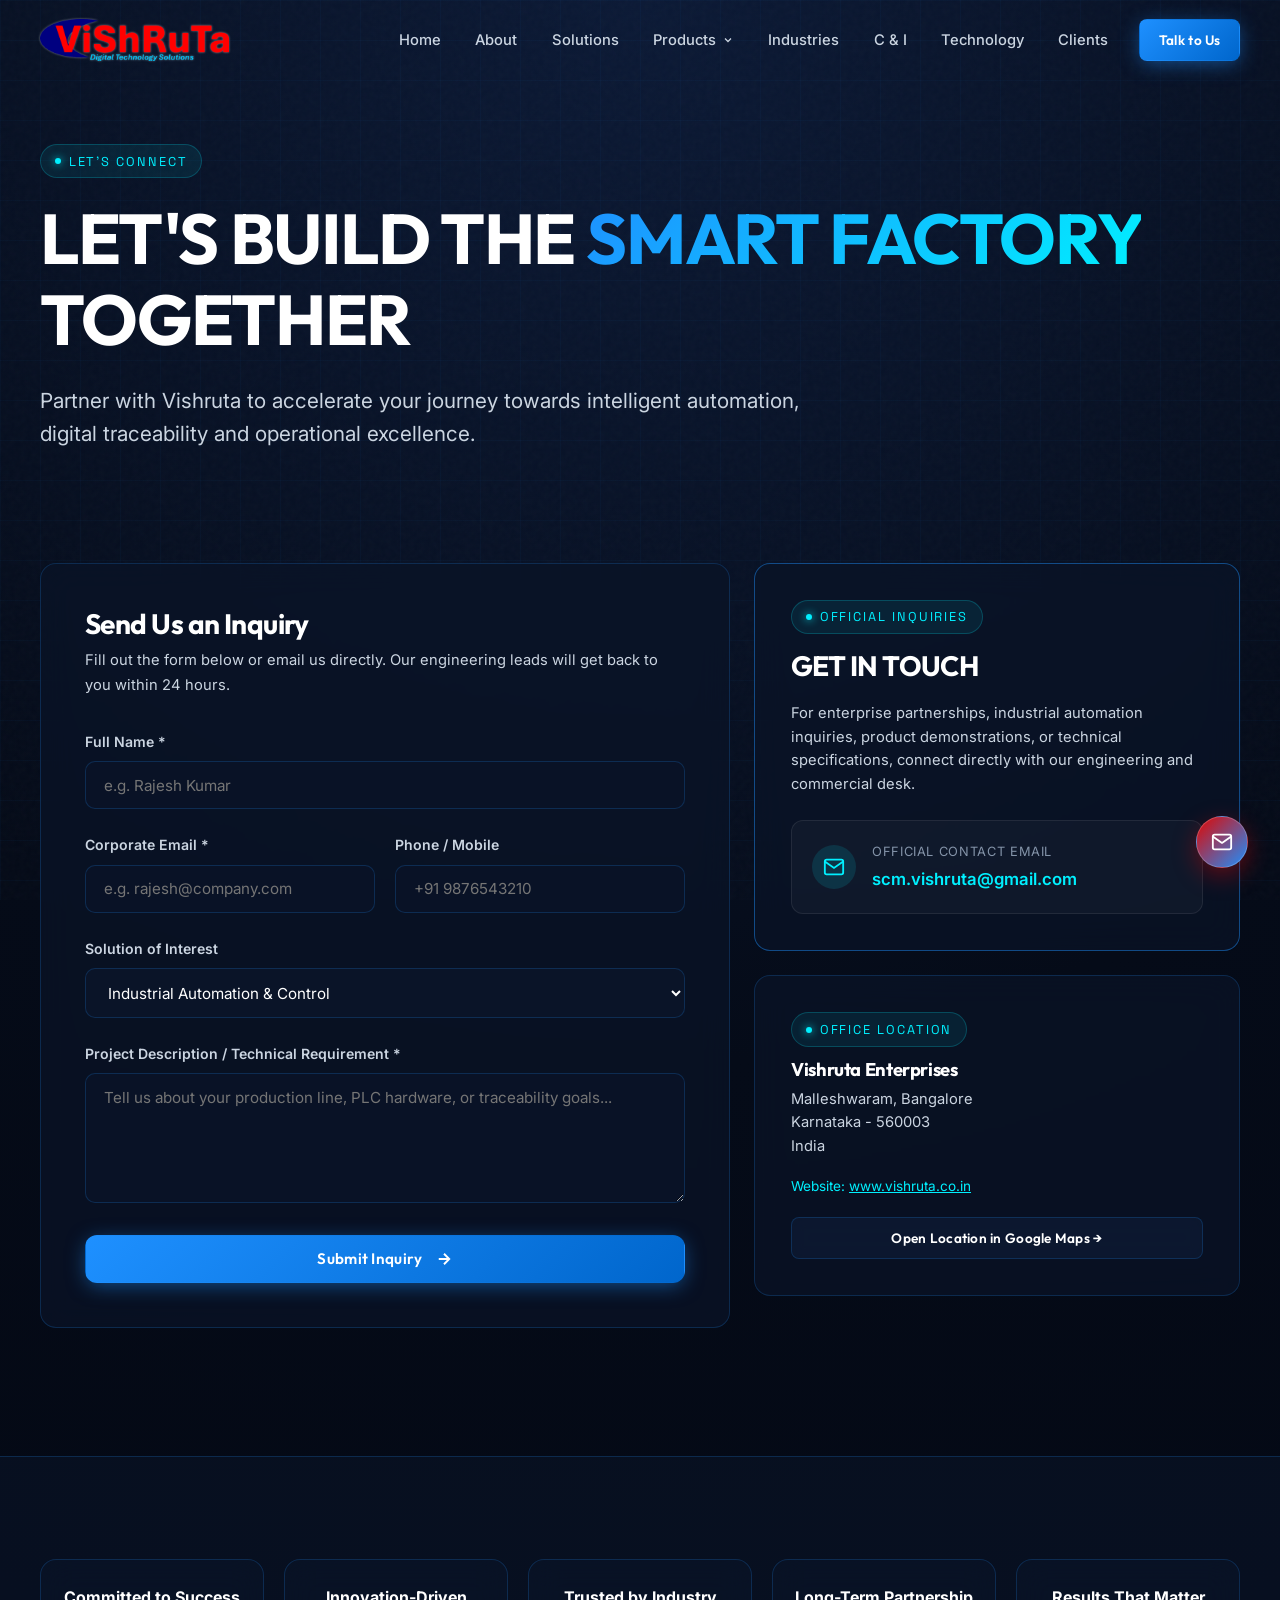
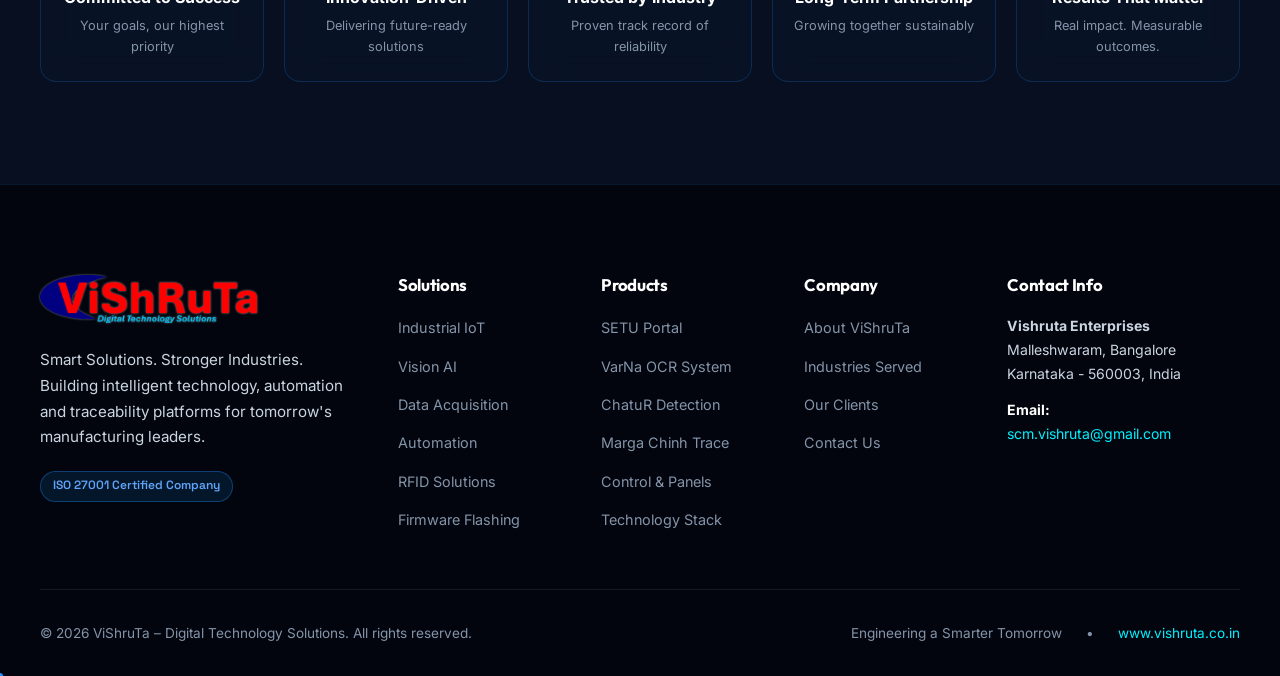
<file: contact.html>
<!DOCTYPE html>
<html lang="en">
<head>
  <meta charset="UTF-8">
  <meta name="viewport" content="width=device-width, initial-scale=1.0">
  <title>Contact ViShruTa – Digital Technology Solutions | Bangalore, India</title>
  <meta name="description" content="Let's build the smart factory together. Contact ViShruTa at scm.vishruta@gmail.com, located at Vishruta Enterprises, Malleshwaram, Bangalore, India.">
  
  <link rel="icon" type="image/svg+xml" href="data:image/svg+xml,%3Csvg xmlns='http://www.w3.org/2000/svg' viewBox='0 0 32 32'%3E%3Crect width='32' height='32' rx='8' fill='%23050B18'/%3E%3Cpath d='M6 10h6l4 12 4-12h6' stroke='%23E10600' stroke-width='3' stroke-linecap='round' stroke-linejoin='round' fill='none'/%3E%3Ccircle cx='24' cy='10' r='2' fill='%2300F0FF'/%3E%3C/svg%3E">
  <link rel="stylesheet" href="css/main.css">
  <link rel="stylesheet" href="css/components.css">
  <link rel="stylesheet" href="css/animations.css">
</head>
<body>

  <div class="scroll-progress"></div>

  <!-- Header -->
  <header class="header">
    <div class="container navbar">
      <a href="index.html" class="logo-brand" aria-label="ViShruTa Home">
        <img src="images/logo.png" alt="ViShruTa – Digital Technology Solutions" class="logo-img">
      </a>

      <nav>
        <ul class="nav-links">
          <li class="nav-item"><a href="index.html" class="nav-link">Home</a></li>
          <li class="nav-item"><a href="about.html" class="nav-link">About</a></li>
          <li class="nav-item"><a href="solutions.html" class="nav-link">Solutions</a></li>
          <li class="nav-item">
            <a href="products.html" class="nav-link">
              Products
              <svg width="12" height="12" viewBox="0 0 24 24" fill="none" stroke="currentColor" stroke-width="2.5"><path d="M6 9l6 6 6-6"/></svg>
            </a>
            <ul class="dropdown-menu">
              <li><a href="product-setu.html" class="dropdown-link"><span style="color:var(--product-setu)">●</span> SETU (Secured Tracking)</a></li>
              <li><a href="product-varna.html" class="dropdown-link"><span style="color:var(--product-varna)">●</span> VarNa (Character OCR)</a></li>
              <li><a href="product-chatur.html" class="dropdown-link"><span style="color:var(--product-chatur)">●</span> ChatuR (Human Detection)</a></li>
              <li><a href="product-marga-chinh.html" class="dropdown-link"><span style="color:var(--product-marga)">●</span> Marga Chinh (Track & Trace)</a></li>
            </ul>
          </li>
          <li class="nav-item"><a href="industries.html" class="nav-link">Industries</a></li>
          <li class="nav-item"><a href="control-instrumentation.html" class="nav-link">C &amp; I</a></li>
          <li class="nav-item"><a href="technology.html" class="nav-link">Technology</a></li>
          <li class="nav-item"><a href="clients.html" class="nav-link">Clients</a></li>
          <li class="nav-item"><a href="contact.html" class="btn btn-primary btn-sm active">Talk to Us</a></li>
        </ul>
      </nav>

      <button class="mobile-toggle" aria-label="Toggle navigation menu">
        <span></span><span></span><span></span>
      </button>
    </div>
  </header>

  <!-- Page Banner -->
  <section class="section" style="padding-top: calc(var(--nav-height) + 4rem); padding-bottom: 3rem;">
    <div class="container">
      <span class="section-tag">Let's Connect</span>
      <h1 style="margin-bottom: 1.5rem;">
        LET'S BUILD THE <span class="text-gradient-accent">SMART FACTORY</span> TOGETHER
      </h1>
      <p style="font-size: 1.3rem; color: var(--text-secondary); max-width: 820px; line-height: 1.6;">
        Partner with Vishruta to accelerate your journey towards intelligent automation, digital traceability and operational excellence.
      </p>
    </div>
  </section>

  <!-- Contact Form & Direct Information (Slide 24) -->
  <section class="section-tight">
    <div class="container">
      <div class="bento-grid">
        <!-- Interactive Contact Form -->
        <div class="col-7">
          <div class="glass-card" style="padding: clamp(1.5rem, 3.5vw, 2.75rem);">
            <h3 style="color:#FFFFFF; margin-bottom:0.5rem;">Send Us an Inquiry</h3>
            <p style="font-size:0.92rem; color:var(--text-secondary); margin-bottom:2rem;">
              Fill out the form below or email us directly. Our engineering leads will get back to you within 24 hours.
            </p>

            <form id="contact-form" action="https://formspree.io/f/YOUR_FORM_ID_HERE" method="POST">
              <!-- Web3Forms/Formspree placeholder access key (per specification) -->
              <input type="hidden" name="access_key" value="YOUR_WEB3FORMS_ACCESS_KEY_HERE">

              <div class="form-group">
                <label class="form-label" for="contact-name">Full Name *</label>
                <input type="text" id="contact-name" name="name" class="form-control" placeholder="e.g. Rajesh Kumar" required>
              </div>

              <div style="display:grid; grid-template-columns:repeat(2, 1fr); gap:1.25rem;">
                <div class="form-group">
                  <label class="form-label" for="contact-email">Corporate Email *</label>
                  <input type="email" id="contact-email" name="email" class="form-control" placeholder="e.g. rajesh@company.com" required>
                </div>
                <div class="form-group">
                  <label class="form-label" for="contact-phone">Phone / Mobile</label>
                  <input type="tel" id="contact-phone" name="phone" class="form-control" placeholder="+91 9876543210">
                </div>
              </div>

              <div class="form-group">
                <label class="form-label" for="contact-subject">Solution of Interest</label>
                <select id="contact-subject" name="subject" class="form-control" style="background:#0a1428;">
                  <option value="Industrial Automation & Control">Industrial Automation &amp; Control</option>
                  <option value="SETU - Secured Tracking Portal">SETU – Secured Tracking Portal</option>
                  <option value="VarNa - Smart Character Recognition AI">VarNa – Smart Character Recognition AI</option>
                  <option value="ChatuR - Smart Human Detection">ChatuR – Smart Human Detection</option>
                  <option value="Marga Chinh - Track & Trace Platform">Marga Chinh – Track &amp; Trace Platform</option>
                  <option value="Control & Instrumentation / Panels">Control &amp; Instrumentation / Panels</option>
                  <option value="General Engineering Inquiry">General Engineering Inquiry</option>
                </select>
              </div>

              <div class="form-group">
                <label class="form-label" for="contact-message">Project Description / Technical Requirement *</label>
                <textarea id="contact-message" name="message" class="form-control" placeholder="Tell us about your production line, PLC hardware, or traceability goals..." required></textarea>
              </div>

              <div id="form-status" style="margin-bottom:1rem; font-size:0.88rem;"></div>

              <button type="submit" class="btn btn-primary" style="width:100%;">
                Submit Inquiry
                <svg width="18" height="18" viewBox="0 0 24 24" fill="none" stroke="currentColor" stroke-width="2.5"><path d="M5 12h14M12 5l7 7-7 7"/></svg>
              </button>
            </form>
          </div>
        </div>

        <!-- Official Contact & Office Location Cards -->
        <div class="col-5">
          <div style="display:flex; flex-direction:column; gap:1.5rem;">
            <!-- Official Email Inquiry -->
            <div class="glass-card" style="border-color:var(--border-glow);">
              <span class="section-tag" style="margin-bottom:1rem;">Official Inquiries</span>
              <h3 style="color:#FFFFFF; margin-bottom:1.25rem;">GET IN TOUCH</h3>
              <p style="font-size:0.92rem; color:var(--text-secondary); line-height:1.6; margin-bottom:1.5rem;">
                For enterprise partnerships, industrial automation inquiries, product demonstrations, or technical specifications, connect directly with our engineering and commercial desk.
              </p>

              <div style="background:rgba(255,255,255,0.03); border:1px solid rgba(255,255,255,0.08); border-radius:12px; padding:1.25rem; display:flex; align-items:center; gap:1rem;">
                <div style="width:44px; height:44px; border-radius:50%; background:rgba(0,240,255,0.12); display:flex; align-items:center; justify-content:center; color:var(--accent-cyan); flex-shrink:0;">
                  <svg width="22" height="22" viewBox="0 0 24 24" fill="none" stroke="currentColor" stroke-width="2"><path d="M4 4h16c1.1 0 2 .9 2 2v12c0 1.1-.9 2-2 2H4c-1.1 0-2-.9-2-2V6c0-1.1.9-2 2-2z"/><polyline points="22,6 12,13 2,6"/></svg>
                </div>
                <div>
                  <div style="font-size:0.8rem; color:var(--text-muted); text-transform:uppercase; letter-spacing:0.05em; margin-bottom:0.2rem;">Official Contact Email</div>
                  <a href="mailto:scm.vishruta@gmail.com" style="color:var(--accent-cyan); font-weight:600; font-size:1.05rem; word-break:break-all;">scm.vishruta@gmail.com</a>
                </div>
              </div>
            </div>

            <!-- Office Location Card -->
            <div class="glass-card">
              <span class="section-tag" style="margin-bottom:0.75rem;">Office Location</span>
              <h4 style="color:#FFFFFF; margin-bottom:0.5rem; font-size:1.15rem;">Vishruta Enterprises</h4>
              <p style="font-size:0.92rem; color:var(--text-secondary); line-height:1.6; margin-bottom:1rem;">
                Malleshwaram, Bangalore<br>
                Karnataka - 560003<br>
                India
              </p>
              <div style="font-size:0.85rem; color:var(--accent-cyan); margin-bottom:1.25rem;">
                Website: <a href="https://www.vishruta.co.in" target="_blank" rel="noopener" style="color:var(--accent-cyan); text-decoration:underline;">www.vishruta.co.in</a>
              </div>
              <a href="https://maps.google.com/?q=Malleshwaram+Bangalore+560003" target="_blank" rel="noopener" class="btn btn-secondary btn-sm" style="width:100%;">
                Open Location in Google Maps &rarr;
              </a>
            </div>
          </div>
        </div>
      </div>
    </div>
  </section>

  <!-- 5 Commitments (Slide 24) -->
  <section class="section" style="background: rgba(10, 20, 40, 0.6); border-top: 1px solid var(--border-light); margin-top: 4rem;">
    <div class="container">
      <div style="display: grid; grid-template-columns: repeat(5, 1fr); gap: 1.25rem; text-align: center;">
        <div class="glass-card" style="padding: 1.5rem 1rem;">
          <div style="font-weight:700; color:#FFFFFF; margin-bottom:0.25rem;">Committed to Success</div>
          <div style="font-size:0.8rem; color:var(--text-muted);">Your goals, our highest priority</div>
        </div>
        <div class="glass-card" style="padding: 1.5rem 1rem;">
          <div style="font-weight:700; color:#FFFFFF; margin-bottom:0.25rem;">Innovation-Driven</div>
          <div style="font-size:0.8rem; color:var(--text-muted);">Delivering future-ready solutions</div>
        </div>
        <div class="glass-card" style="padding: 1.5rem 1rem;">
          <div style="font-weight:700; color:#FFFFFF; margin-bottom:0.25rem;">Trusted by Industry</div>
          <div style="font-size:0.8rem; color:var(--text-muted);">Proven track record of reliability</div>
        </div>
        <div class="glass-card" style="padding: 1.5rem 1rem;">
          <div style="font-weight:700; color:#FFFFFF; margin-bottom:0.25rem;">Long-Term Partnership</div>
          <div style="font-size:0.8rem; color:var(--text-muted);">Growing together sustainably</div>
        </div>
        <div class="glass-card" style="padding: 1.5rem 1rem;">
          <div style="font-weight:700; color:#FFFFFF; margin-bottom:0.25rem;">Results That Matter</div>
          <div style="font-size:0.8rem; color:var(--text-muted);">Real impact. Measurable outcomes.</div>
        </div>
      </div>
    </div>
  </section>

  <!-- Footer -->
  <footer class="footer">
    <div class="container">
      <div class="footer-grid">
        <div class="footer-brand">
          <a href="index.html" class="logo-brand" aria-label="ViShruTa Home">
            <img src="images/logo.png" alt="ViShruTa – Digital Technology Solutions" class="logo-img">
          </a>
          <p>
            Smart Solutions. Stronger Industries. Building intelligent technology, automation and traceability platforms for tomorrow's manufacturing leaders.
          </p>
          <div style="margin-top: 1.25rem;">
            <span class="badge badge-iso">ISO 27001 Certified Company</span>
          </div>
        </div>

        <div>
          <h4 class="footer-heading">Solutions</h4>
          <ul class="footer-links">
            <li><a href="solutions.html#industrial-iot" class="footer-link">Industrial IoT</a></li>
            <li><a href="solutions.html#vision-ai" class="footer-link">Vision AI</a></li>
            <li><a href="solutions.html#data-acquisition" class="footer-link">Data Acquisition</a></li>
            <li><a href="solutions.html#automation" class="footer-link">Automation</a></li>
            <li><a href="solutions.html#rfid-solutions" class="footer-link">RFID Solutions</a></li>
            <li><a href="solutions.html#firmware-flashing" class="footer-link">Firmware Flashing</a></li>
          </ul>
        </div>

        <div>
          <h4 class="footer-heading">Products</h4>
          <ul class="footer-links">
            <li><a href="product-setu.html" class="footer-link">SETU Portal</a></li>
            <li><a href="product-varna.html" class="footer-link">VarNa OCR System</a></li>
            <li><a href="product-chatur.html" class="footer-link">ChatuR Detection</a></li>
            <li><a href="product-marga-chinh.html" class="footer-link">Marga Chinh Trace</a></li>
            <li><a href="control-instrumentation.html" class="footer-link">Control &amp; Panels</a></li>
            <li><a href="technology.html" class="footer-link">Technology Stack</a></li>
          </ul>
        </div>

        <div>
          <h4 class="footer-heading">Company</h4>
          <ul class="footer-links">
            <li><a href="about.html" class="footer-link">About ViShruTa</a></li>
            <li><a href="industries.html" class="footer-link">Industries Served</a></li>
            <li><a href="clients.html" class="footer-link">Our Clients</a></li>
            <li><a href="contact.html" class="footer-link">Contact Us</a></li>
          </ul>
        </div>

        <div>
          <h4 class="footer-heading">Contact Info</h4>
          <p style="font-size: 0.88rem; color: var(--text-secondary); margin-bottom: 0.75rem;">
            <strong>Vishruta Enterprises</strong><br>
            Malleshwaram, Bangalore<br>
            Karnataka - 560003, India
          </p>
          <p style="font-size: 0.88rem; color: var(--text-secondary); margin-bottom: 0.5rem;">
            <strong style="color:var(--text-primary);">Email:</strong><br>
            <a href="mailto:scm.vishruta@gmail.com" style="color:var(--accent-cyan); word-break:break-all;">scm.vishruta@gmail.com</a>
          </p>
        </div>
      </div>

      <div class="footer-bottom">
        <div>
          &copy; 2026 ViShruTa – Digital Technology Solutions. All rights reserved.
        </div>
        <div style="display:flex; gap:1.5rem; align-items:center;">
          <span>Engineering a Smarter Tomorrow</span>
          <span>•</span>
          <a href="https://www.vishruta.co.in" target="_blank" rel="noopener" style="color:var(--accent-cyan);">www.vishruta.co.in</a>
        </div>
      </div>
    </div>
  </footer>

  <div class="floating-actions">
    <a href="mailto:scm.vishruta@gmail.com" class="btn-float btn-float-email" aria-label="Email ViShruTa" title="Email scm.vishruta@gmail.com">
      <svg width="22" height="22" viewBox="0 0 24 24" fill="none" stroke="currentColor" stroke-width="2" stroke-linecap="round" stroke-linejoin="round"><path d="M4 4h16c1.1 0 2 .9 2 2v12c0 1.1-.9 2-2 2H4c-1.1 0-2-.9-2-2V6c0-1.1.9-2 2-2z"/><polyline points="22,6 12,13 2,6"/></svg>
    </a>
  </div>

  <script src="js/data.js"></script>
  <script src="js/main.js"></script>
</body>
</html>
</file>
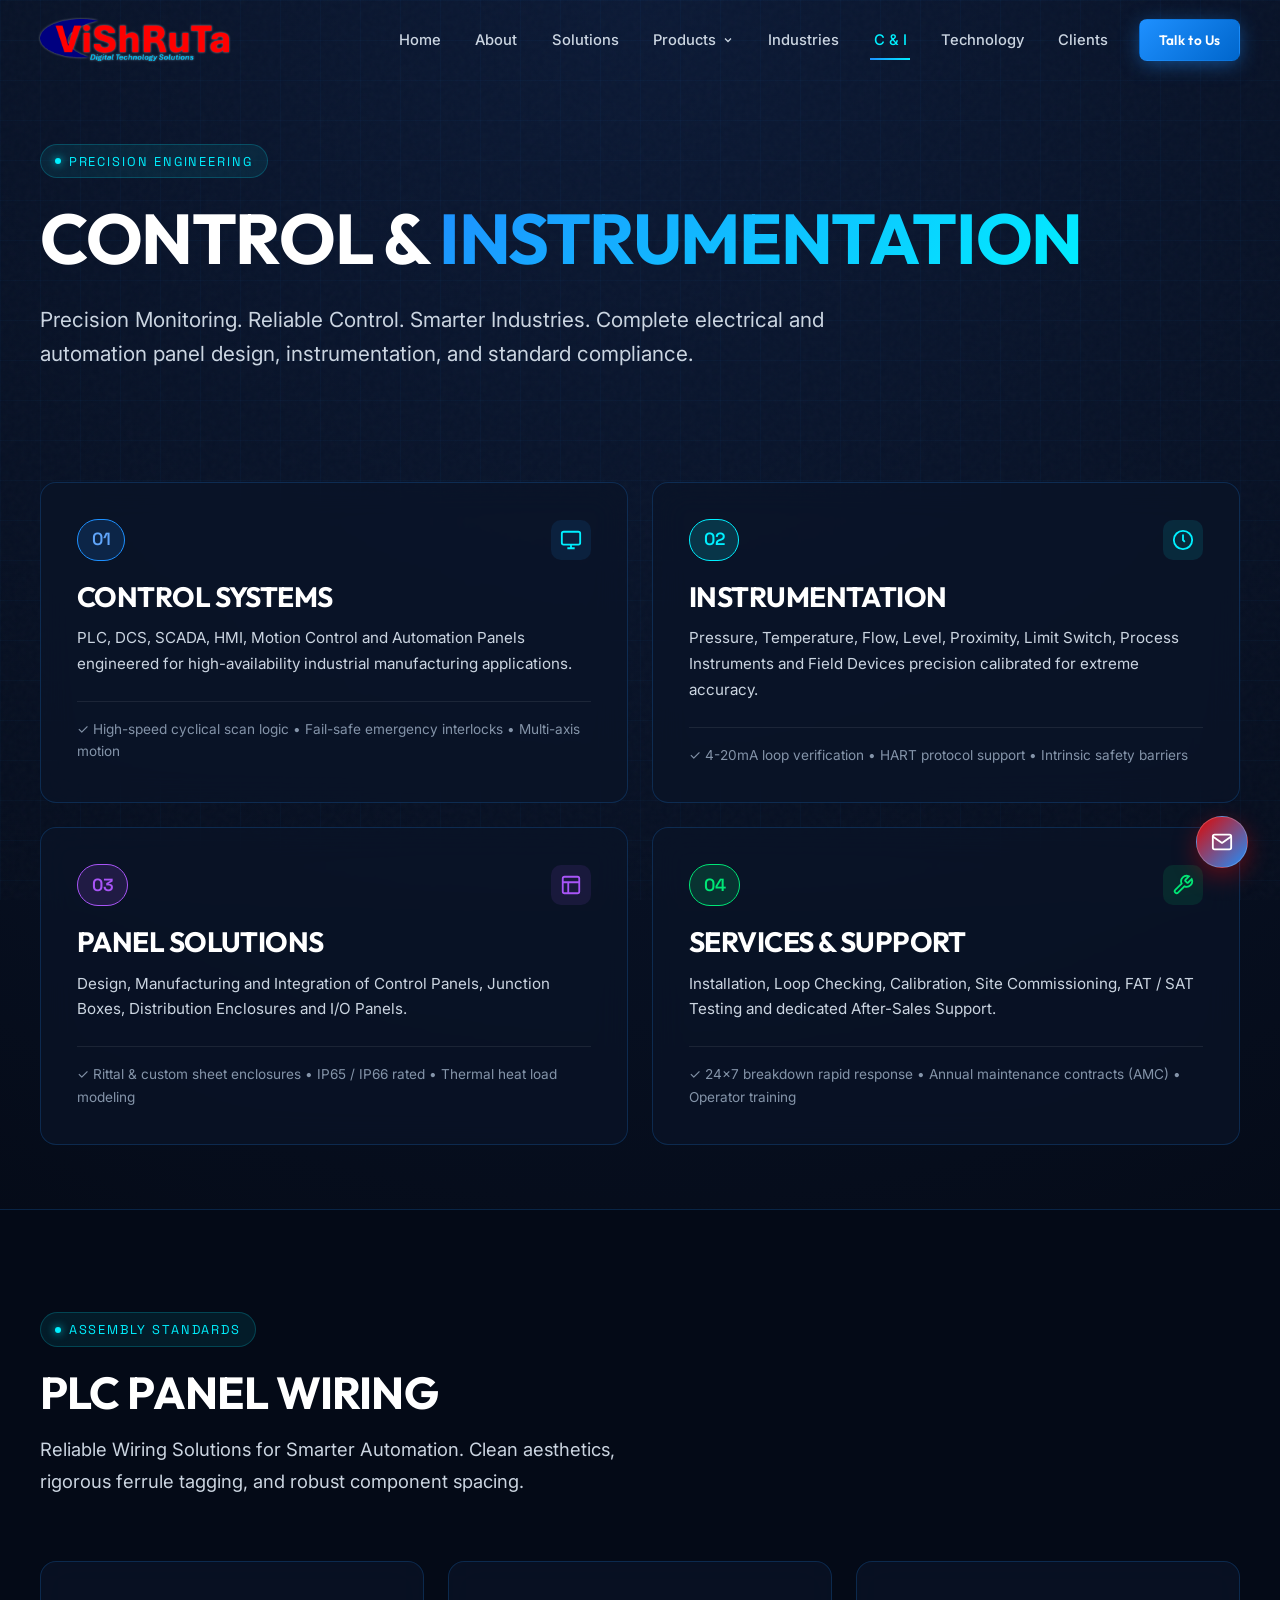
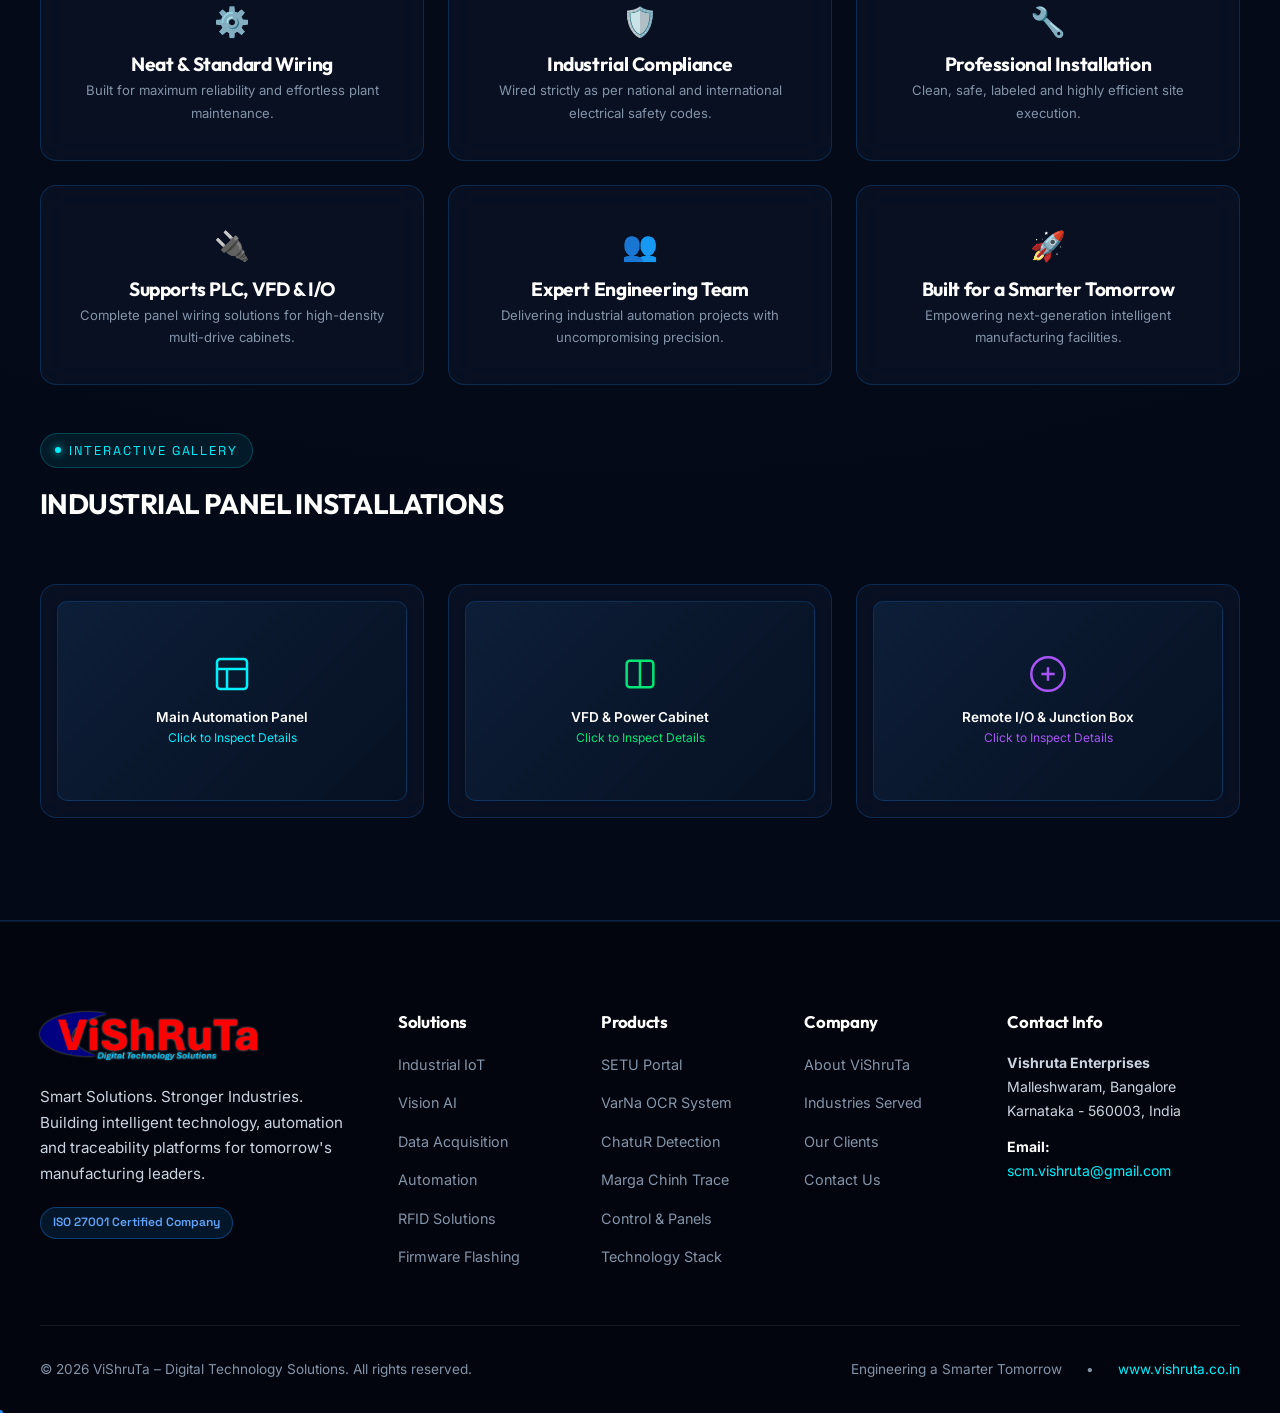
<file: control-instrumentation.html>
<!DOCTYPE html>
<html lang="en">
<head>
  <meta charset="UTF-8">
  <meta name="viewport" content="width=device-width, initial-scale=1.0">
  <title>Control & Instrumentation – ViShruTa | PLC Panel Wiring & Industrial Panels</title>
  <meta name="description" content="Precision Monitoring. Reliable Control. Smarter Industries. Control systems, instrumentation, panel solutions, services, and neat standard PLC panel wiring.">
  
  <link rel="icon" type="image/svg+xml" href="data:image/svg+xml,%3Csvg xmlns='http://www.w3.org/2000/svg' viewBox='0 0 32 32'%3E%3Crect width='32' height='32' rx='8' fill='%23050B18'/%3E%3Cpath d='M6 10h6l4 12 4-12h6' stroke='%23E10600' stroke-width='3' stroke-linecap='round' stroke-linejoin='round' fill='none'/%3E%3Ccircle cx='24' cy='10' r='2' fill='%2300F0FF'/%3E%3C/svg%3E">
  <link rel="stylesheet" href="css/main.css">
  <link rel="stylesheet" href="css/components.css">
  <link rel="stylesheet" href="css/animations.css">
</head>
<body>

  <div class="scroll-progress"></div>

  <!-- Header -->
  <header class="header">
    <div class="container navbar">
      <a href="index.html" class="logo-brand" aria-label="ViShruTa Home">
        <img src="images/logo.png" alt="ViShruTa – Digital Technology Solutions" class="logo-img">
      </a>

      <nav>
        <ul class="nav-links">
          <li class="nav-item"><a href="index.html" class="nav-link">Home</a></li>
          <li class="nav-item"><a href="about.html" class="nav-link">About</a></li>
          <li class="nav-item"><a href="solutions.html" class="nav-link">Solutions</a></li>
          <li class="nav-item">
            <a href="products.html" class="nav-link">
              Products
              <svg width="12" height="12" viewBox="0 0 24 24" fill="none" stroke="currentColor" stroke-width="2.5"><path d="M6 9l6 6 6-6"/></svg>
            </a>
            <ul class="dropdown-menu">
              <li><a href="product-setu.html" class="dropdown-link"><span style="color:var(--product-setu)">●</span> SETU (Secured Tracking)</a></li>
              <li><a href="product-varna.html" class="dropdown-link"><span style="color:var(--product-varna)">●</span> VarNa (Character OCR)</a></li>
              <li><a href="product-chatur.html" class="dropdown-link"><span style="color:var(--product-chatur)">●</span> ChatuR (Human Detection)</a></li>
              <li><a href="product-marga-chinh.html" class="dropdown-link"><span style="color:var(--product-marga)">●</span> Marga Chinh (Track & Trace)</a></li>
            </ul>
          </li>
          <li class="nav-item"><a href="industries.html" class="nav-link">Industries</a></li>
          <li class="nav-item"><a href="control-instrumentation.html" class="nav-link active">C &amp; I</a></li>
          <li class="nav-item"><a href="technology.html" class="nav-link">Technology</a></li>
          <li class="nav-item"><a href="clients.html" class="nav-link">Clients</a></li>
          <li class="nav-item"><a href="contact.html" class="btn btn-primary btn-sm">Talk to Us</a></li>
        </ul>
      </nav>

      <button class="mobile-toggle" aria-label="Toggle navigation menu">
        <span></span><span></span><span></span>
      </button>
    </div>
  </header>

  <!-- Page Banner -->
  <section class="section" style="padding-top: calc(var(--nav-height) + 4rem); padding-bottom: 3rem;">
    <div class="container">
      <span class="section-tag">Precision Engineering</span>
      <h1 style="margin-bottom: 1.5rem;">
        CONTROL &amp; <span class="text-gradient-accent">INSTRUMENTATION</span>
      </h1>
      <p style="font-size: 1.3rem; color: var(--text-secondary); max-width: 820px; line-height: 1.6;">
        Precision Monitoring. Reliable Control. Smarter Industries. Complete electrical and automation panel design, instrumentation, and standard compliance.
      </p>
    </div>
  </section>

  <!-- 4 Core Service Blocks (Slide 20) -->
  <section class="section-tight">
    <div class="container">
      <div class="bento-grid">
        <!-- 01 Control Systems -->
        <div class="col-6">
          <div class="glass-card tilt-card" style="height: 100%;">
            <div style="display:flex; justify-content:space-between; align-items:center; margin-bottom:1.25rem;">
              <span class="badge" style="background:rgba(30,144,255,0.15); color:#60A5FA; border-color:var(--accent-blue); font-size:1.1rem; padding:0.35rem 0.85rem;">01</span>
              <div style="width:40px; height:40px; border-radius:10px; background:rgba(30,144,255,0.1); display:flex; align-items:center; justify-content:center; color:var(--accent-cyan);">
                <svg width="22" height="22" viewBox="0 0 24 24" fill="none" stroke="currentColor" stroke-width="2"><rect x="2" y="3" width="20" height="14" rx="2" ry="2"/><line x1="8" y1="21" x2="16" y2="21"/><line x1="12" y1="17" x2="12" y2="21"/></svg>
              </div>
            </div>
            <h3 style="color:#FFFFFF; margin-bottom:0.75rem;">CONTROL SYSTEMS</h3>
            <p style="font-size:0.95rem; color:var(--text-secondary); margin-bottom:1.5rem;">
              PLC, DCS, SCADA, HMI, Motion Control and Automation Panels engineered for high-availability industrial manufacturing applications.
            </p>
            <div style="border-top:1px solid rgba(255,255,255,0.08); padding-top:1rem; font-size:0.85rem; color:var(--text-muted);">
              ✓ High-speed cyclical scan logic • Fail-safe emergency interlocks • Multi-axis motion
            </div>
          </div>
        </div>

        <!-- 02 Instrumentation -->
        <div class="col-6">
          <div class="glass-card tilt-card" style="height: 100%;">
            <div style="display:flex; justify-content:space-between; align-items:center; margin-bottom:1.25rem;">
              <span class="badge" style="background:rgba(0,240,255,0.15); color:var(--accent-cyan); border-color:var(--accent-cyan); font-size:1.1rem; padding:0.35rem 0.85rem;">02</span>
              <div style="width:40px; height:40px; border-radius:10px; background:rgba(0,240,255,0.1); display:flex; align-items:center; justify-content:center; color:var(--accent-cyan);">
                <svg width="22" height="22" viewBox="0 0 24 24" fill="none" stroke="currentColor" stroke-width="2"><circle cx="12" cy="12" r="10"/><polyline points="12 6 12 12 14 14"/></svg>
              </div>
            </div>
            <h3 style="color:#FFFFFF; margin-bottom:0.75rem;">INSTRUMENTATION</h3>
            <p style="font-size:0.95rem; color:var(--text-secondary); margin-bottom:1.5rem;">
              Pressure, Temperature, Flow, Level, Proximity, Limit Switch, Process Instruments and Field Devices precision calibrated for extreme accuracy.
            </p>
            <div style="border-top:1px solid rgba(255,255,255,0.08); padding-top:1rem; font-size:0.85rem; color:var(--text-muted);">
              ✓ 4-20mA loop verification • HART protocol support • Intrinsic safety barriers
            </div>
          </div>
        </div>

        <!-- 03 Panel Solutions -->
        <div class="col-6">
          <div class="glass-card tilt-card" style="height: 100%;">
            <div style="display:flex; justify-content:space-between; align-items:center; margin-bottom:1.25rem;">
              <span class="badge" style="background:rgba(168,85,247,0.15); color:var(--product-chatur); border-color:var(--product-chatur); font-size:1.1rem; padding:0.35rem 0.85rem;">03</span>
              <div style="width:40px; height:40px; border-radius:10px; background:rgba(168,85,247,0.1); display:flex; align-items:center; justify-content:center; color:var(--product-chatur);">
                <svg width="22" height="22" viewBox="0 0 24 24" fill="none" stroke="currentColor" stroke-width="2"><rect x="3" y="3" width="18" height="18" rx="2" ry="2"/><line x1="3" y1="9" x2="21" y2="9"/><line x1="9" y1="21" x2="9" y2="9"/></svg>
              </div>
            </div>
            <h3 style="color:#FFFFFF; margin-bottom:0.75rem;">PANEL SOLUTIONS</h3>
            <p style="font-size:0.95rem; color:var(--text-secondary); margin-bottom:1.5rem;">
              Design, Manufacturing and Integration of Control Panels, Junction Boxes, Distribution Enclosures and I/O Panels.
            </p>
            <div style="border-top:1px solid rgba(255,255,255,0.08); padding-top:1rem; font-size:0.85rem; color:var(--text-muted);">
              ✓ Rittal &amp; custom sheet enclosures • IP65 / IP66 rated • Thermal heat load modeling
            </div>
          </div>
        </div>

        <!-- 04 Services & Support -->
        <div class="col-6">
          <div class="glass-card tilt-card" style="height: 100%;">
            <div style="display:flex; justify-content:space-between; align-items:center; margin-bottom:1.25rem;">
              <span class="badge" style="background:rgba(0,230,118,0.15); color:var(--product-varna); border-color:var(--product-varna); font-size:1.1rem; padding:0.35rem 0.85rem;">04</span>
              <div style="width:40px; height:40px; border-radius:10px; background:rgba(0,230,118,0.1); display:flex; align-items:center; justify-content:center; color:var(--product-varna);">
                <svg width="22" height="22" viewBox="0 0 24 24" fill="none" stroke="currentColor" stroke-width="2"><path d="M14.7 6.3a1 1 0 000 1.4l1.6 1.6a1 1 0 001.4 0l3.77-3.77a6 6 0 01-7.94 7.94l-6.91 6.91a2.12 2.12 0 01-3-3l6.91-6.91a6 6 0 017.94-7.94l-3.76 3.76z"/></svg>
              </div>
            </div>
            <h3 style="color:#FFFFFF; margin-bottom:0.75rem;">SERVICES &amp; SUPPORT</h3>
            <p style="font-size:0.95rem; color:var(--text-secondary); margin-bottom:1.5rem;">
              Installation, Loop Checking, Calibration, Site Commissioning, FAT / SAT Testing and dedicated After-Sales Support.
            </p>
            <div style="border-top:1px solid rgba(255,255,255,0.08); padding-top:1rem; font-size:0.85rem; color:var(--text-muted);">
              ✓ 24x7 breakdown rapid response • Annual maintenance contracts (AMC) • Operator training
            </div>
          </div>
        </div>
      </div>
    </div>
  </section>

  <!-- PLC Panel Wiring Spotlight (Slide 21) -->
  <section class="section" style="background: rgba(5, 11, 24, 0.9); border-top: 1px solid var(--border-light); border-bottom: 1px solid var(--border-light);">
    <div class="container">
      <div class="section-title-wrap">
        <span class="section-tag">Assembly Standards</span>
        <h2 class="section-title">PLC PANEL WIRING</h2>
        <p class="section-desc">Reliable Wiring Solutions for Smarter Automation. Clean aesthetics, rigorous ferrule tagging, and robust component spacing.</p>
      </div>

      <div class="bento-grid" style="margin-bottom:3rem;">
        <div class="col-4">
          <div class="glass-card" style="text-align:center;">
            <div style="font-size:1.8rem; margin-bottom:0.5rem; color:var(--accent-blue);">⚙️</div>
            <h4 style="color:#FFFFFF; margin-bottom:0.25rem;">Neat &amp; Standard Wiring</h4>
            <p style="font-size:0.82rem; color:var(--text-muted);">Built for maximum reliability and effortless plant maintenance.</p>
          </div>
        </div>
        <div class="col-4">
          <div class="glass-card" style="text-align:center;">
            <div style="font-size:1.8rem; margin-bottom:0.5rem; color:var(--accent-cyan);">🛡️</div>
            <h4 style="color:#FFFFFF; margin-bottom:0.25rem;">Industrial Compliance</h4>
            <p style="font-size:0.82rem; color:var(--text-muted);">Wired strictly as per national and international electrical safety codes.</p>
          </div>
        </div>
        <div class="col-4">
          <div class="glass-card" style="text-align:center;">
            <div style="font-size:1.8rem; margin-bottom:0.5rem; color:var(--product-varna);">🔧</div>
            <h4 style="color:#FFFFFF; margin-bottom:0.25rem;">Professional Installation</h4>
            <p style="font-size:0.82rem; color:var(--text-muted);">Clean, safe, labeled and highly efficient site execution.</p>
          </div>
        </div>
        <div class="col-4">
          <div class="glass-card" style="text-align:center;">
            <div style="font-size:1.8rem; margin-bottom:0.5rem; color:var(--product-chatur);">🔌</div>
            <h4 style="color:#FFFFFF; margin-bottom:0.25rem;">Supports PLC, VFD &amp; I/O</h4>
            <p style="font-size:0.82rem; color:var(--text-muted);">Complete panel wiring solutions for high-density multi-drive cabinets.</p>
          </div>
        </div>
        <div class="col-4">
          <div class="glass-card" style="text-align:center;">
            <div style="font-size:1.8rem; margin-bottom:0.5rem; color:var(--product-marga);">👥</div>
            <h4 style="color:#FFFFFF; margin-bottom:0.25rem;">Expert Engineering Team</h4>
            <p style="font-size:0.82rem; color:var(--text-muted);">Delivering industrial automation projects with uncompromising precision.</p>
          </div>
        </div>
        <div class="col-4">
          <div class="glass-card" style="text-align:center;">
            <div style="font-size:1.8rem; margin-bottom:0.5rem; color:var(--accent-blue);">🚀</div>
            <h4 style="color:#FFFFFF; margin-bottom:0.25rem;">Built for a Smarter Tomorrow</h4>
            <p style="font-size:0.82rem; color:var(--text-muted);">Empowering next-generation intelligent manufacturing facilities.</p>
          </div>
        </div>
      </div>

      <!-- Panel Photo Gallery with Lightbox Triggers -->
      <div class="section-title-wrap">
        <span class="section-tag">Interactive Gallery</span>
        <h3 style="color:#FFFFFF;">INDUSTRIAL PANEL INSTALLATIONS</h3>
      </div>

      <div class="bento-grid">
        <div class="col-4">
          <div class="glass-card lightbox-trigger" data-title="High-Density PLC Automation Enclosure" style="cursor:pointer; padding:1rem;">
            <div style="height:200px; background:linear-gradient(135deg, #0d1e38 0%, #061122 100%); border-radius:10px; display:flex; flex-direction:column; align-items:center; justify-content:center; border:1px solid rgba(30,144,255,0.2);">
              <svg width="40" height="40" viewBox="0 0 24 24" fill="none" stroke="var(--accent-cyan)" stroke-width="1.5"><rect x="3" y="3" width="18" height="18" rx="2"/><line x1="3" y1="9" x2="21" y2="9"/><line x1="9" y1="21" x2="9" y2="9"/></svg>
              <span style="font-size:0.85rem; color:#FFFFFF; margin-top:0.75rem; font-weight:600;">Main Automation Panel</span>
              <span style="font-size:0.75rem; color:var(--accent-cyan);">Click to Inspect Details</span>
            </div>
          </div>
        </div>

        <div class="col-4">
          <div class="glass-card lightbox-trigger" data-title="Multi-Drive VFD Motion Control Cabinet" style="cursor:pointer; padding:1rem;">
            <div style="height:200px; background:linear-gradient(135deg, #0d1e38 0%, #061122 100%); border-radius:10px; display:flex; flex-direction:column; align-items:center; justify-content:center; border:1px solid rgba(30,144,255,0.2);">
              <svg width="40" height="40" viewBox="0 0 24 24" fill="none" stroke="#00E676" stroke-width="1.5"><rect x="4" y="4" width="16" height="16" rx="2"/><line x1="12" y1="4" x2="12" y2="20"/></svg>
              <span style="font-size:0.85rem; color:#FFFFFF; margin-top:0.75rem; font-weight:600;">VFD &amp; Power Cabinet</span>
              <span style="font-size:0.75rem; color:#00E676;">Click to Inspect Details</span>
            </div>
          </div>
        </div>

        <div class="col-4">
          <div class="glass-card lightbox-trigger" data-title="Remote I/O & Relay Terminal Enclosure" style="cursor:pointer; padding:1rem;">
            <div style="height:200px; background:linear-gradient(135deg, #0d1e38 0%, #061122 100%); border-radius:10px; display:flex; flex-direction:column; align-items:center; justify-content:center; border:1px solid rgba(30,144,255,0.2);">
              <svg width="40" height="40" viewBox="0 0 24 24" fill="none" stroke="#A855F7" stroke-width="1.5"><circle cx="12" cy="12" r="10"/><line x1="12" y1="8" x2="12" y2="16"/><line x1="8" y1="12" x2="16" y2="12"/></svg>
              <span style="font-size:0.85rem; color:#FFFFFF; margin-top:0.75rem; font-weight:600;">Remote I/O &amp; Junction Box</span>
              <span style="font-size:0.75rem; color:#A855F7;">Click to Inspect Details</span>
            </div>
          </div>
        </div>
      </div>
    </div>
  </section>

  <!-- Lightbox Modal -->
  <div class="lightbox-modal" id="lightbox-modal">
    <div class="lightbox-content">
      <button class="lightbox-close" aria-label="Close Lightbox">&times;</button>
      <h3 id="lightbox-title" style="color:#FFFFFF; margin-bottom:1rem;">ViShruTa Industrial Installation</h3>
      <div style="min-height:300px; background:#040914; border-radius:10px; display:flex; align-items:center; justify-content:center; border:1px solid var(--border-light); padding:2rem; text-align:center;">
        <div>
          <div style="font-size:3rem; margin-bottom:1rem;">⚡</div>
          <h4 style="color:var(--accent-cyan); margin-bottom:0.5rem;">Precision Industrial Wiring Standards</h4>
          <p style="max-width:550px; font-size:0.9rem; color:var(--text-secondary); line-height:1.6;">
            Every ViShruTa panel is constructed with heat-resistant halogen-free cabling, cross-ferruled according to master schematics, fitted with surge protection devices (SPDs), and checked with full circuit loop verification before site dispatch.
          </p>
        </div>
      </div>
    </div>
  </div>

  <!-- Footer -->
  <footer class="footer">
    <div class="container">
      <div class="footer-grid">
        <div class="footer-brand">
          <a href="index.html" class="logo-brand" aria-label="ViShruTa Home">
            <img src="images/logo.png" alt="ViShruTa – Digital Technology Solutions" class="logo-img">
          </a>
          <p>
            Smart Solutions. Stronger Industries. Building intelligent technology, automation and traceability platforms for tomorrow's manufacturing leaders.
          </p>
          <div style="margin-top: 1.25rem;">
            <span class="badge badge-iso">ISO 27001 Certified Company</span>
          </div>
        </div>

        <div>
          <h4 class="footer-heading">Solutions</h4>
          <ul class="footer-links">
            <li><a href="solutions.html#industrial-iot" class="footer-link">Industrial IoT</a></li>
            <li><a href="solutions.html#vision-ai" class="footer-link">Vision AI</a></li>
            <li><a href="solutions.html#data-acquisition" class="footer-link">Data Acquisition</a></li>
            <li><a href="solutions.html#automation" class="footer-link">Automation</a></li>
            <li><a href="solutions.html#rfid-solutions" class="footer-link">RFID Solutions</a></li>
            <li><a href="solutions.html#firmware-flashing" class="footer-link">Firmware Flashing</a></li>
          </ul>
        </div>

        <div>
          <h4 class="footer-heading">Products</h4>
          <ul class="footer-links">
            <li><a href="product-setu.html" class="footer-link">SETU Portal</a></li>
            <li><a href="product-varna.html" class="footer-link">VarNa OCR System</a></li>
            <li><a href="product-chatur.html" class="footer-link">ChatuR Detection</a></li>
            <li><a href="product-marga-chinh.html" class="footer-link">Marga Chinh Trace</a></li>
            <li><a href="control-instrumentation.html" class="footer-link">Control &amp; Panels</a></li>
            <li><a href="technology.html" class="footer-link">Technology Stack</a></li>
          </ul>
        </div>

        <div>
          <h4 class="footer-heading">Company</h4>
          <ul class="footer-links">
            <li><a href="about.html" class="footer-link">About ViShruTa</a></li>
            <li><a href="industries.html" class="footer-link">Industries Served</a></li>
            <li><a href="clients.html" class="footer-link">Our Clients</a></li>
            <li><a href="contact.html" class="footer-link">Contact Us</a></li>
          </ul>
        </div>

        <div>
          <h4 class="footer-heading">Contact Info</h4>
          <p style="font-size: 0.88rem; color: var(--text-secondary); margin-bottom: 0.75rem;">
            <strong>Vishruta Enterprises</strong><br>
            Malleshwaram, Bangalore<br>
            Karnataka - 560003, India
          </p>
          <p style="font-size: 0.88rem; color: var(--text-secondary); margin-bottom: 0.5rem;">
            <strong style="color:var(--text-primary);">Email:</strong><br>
            <a href="mailto:scm.vishruta@gmail.com" style="color:var(--accent-cyan); word-break:break-all;">scm.vishruta@gmail.com</a>
          </p>
        </div>
      </div>

      <div class="footer-bottom">
        <div>
          &copy; 2026 ViShruTa – Digital Technology Solutions. All rights reserved.
        </div>
        <div style="display:flex; gap:1.5rem; align-items:center;">
          <span>Engineering a Smarter Tomorrow</span>
          <span>•</span>
          <a href="https://www.vishruta.co.in" target="_blank" rel="noopener" style="color:var(--accent-cyan);">www.vishruta.co.in</a>
        </div>
      </div>
    </div>
  </footer>

  <div class="floating-actions">
    <a href="mailto:scm.vishruta@gmail.com" class="btn-float btn-float-email" aria-label="Email ViShruTa" title="Email scm.vishruta@gmail.com">
      <svg width="22" height="22" viewBox="0 0 24 24" fill="none" stroke="currentColor" stroke-width="2" stroke-linecap="round" stroke-linejoin="round"><path d="M4 4h16c1.1 0 2 .9 2 2v12c0 1.1-.9 2-2 2H4c-1.1 0-2-.9-2-2V6c0-1.1.9-2 2-2z"/><polyline points="22,6 12,13 2,6"/></svg>
    </a>
  </div>

  <script src="js/data.js"></script>
  <script src="js/interactive-demos.js"></script>
  <script src="js/main.js"></script>
</body>
</html>
</file>
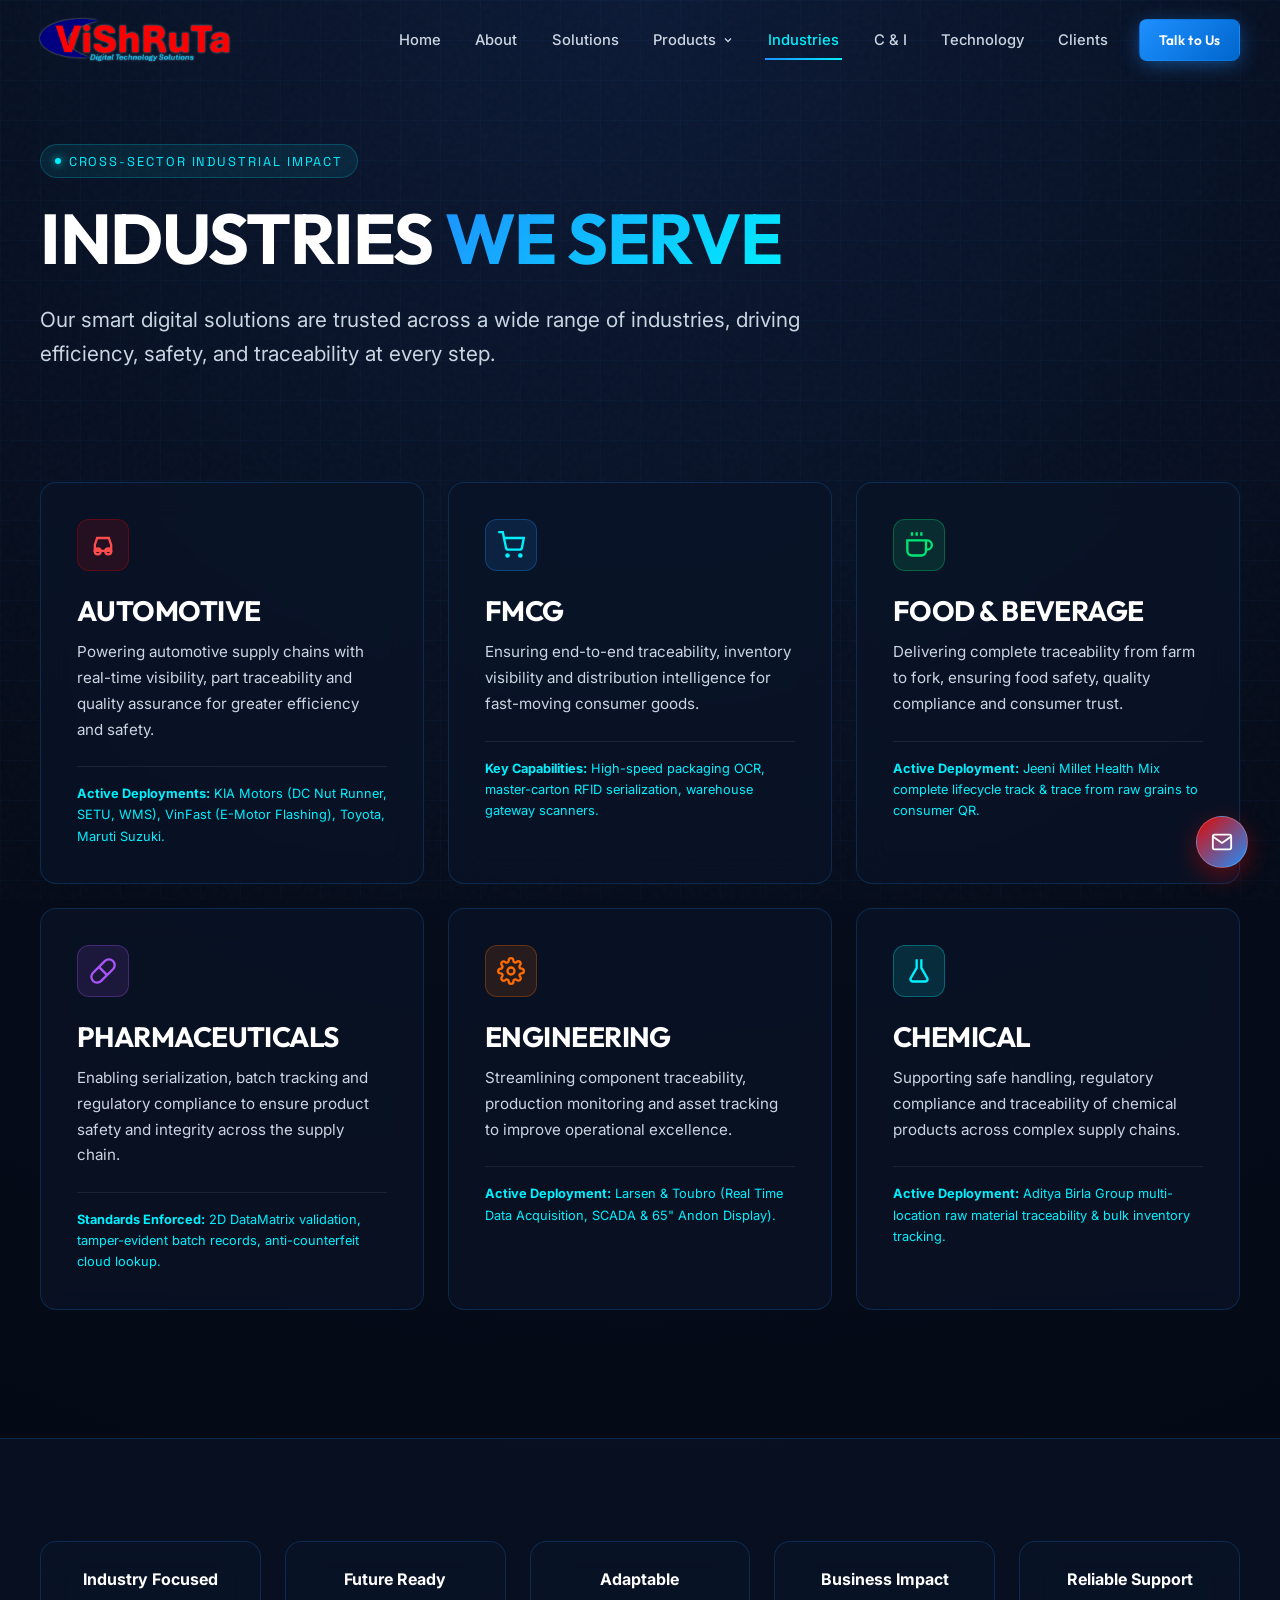
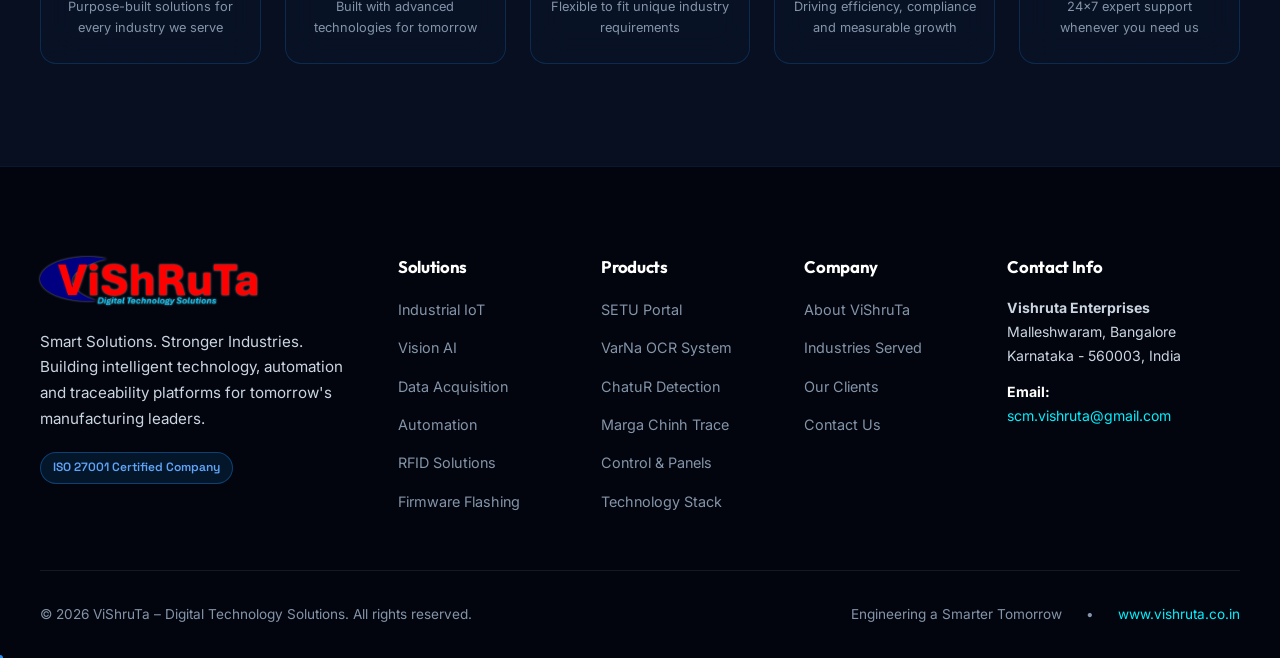
<file: industries.html>
<!DOCTYPE html>
<html lang="en">
<head>
  <meta charset="UTF-8">
  <meta name="viewport" content="width=device-width, initial-scale=1.0">
  <title>Industries We Serve – ViShruTa | Automotive, FMCG, Food, Pharma & Engineering</title>
  <meta name="description" content="Discover how ViShruTa's smart digital solutions power Automotive, FMCG, Food & Beverage, Pharmaceuticals, Engineering and Chemical manufacturing sectors.">
  
  <link rel="icon" type="image/svg+xml" href="data:image/svg+xml,%3Csvg xmlns='http://www.w3.org/2000/svg' viewBox='0 0 32 32'%3E%3Crect width='32' height='32' rx='8' fill='%23050B18'/%3E%3Cpath d='M6 10h6l4 12 4-12h6' stroke='%23E10600' stroke-width='3' stroke-linecap='round' stroke-linejoin='round' fill='none'/%3E%3Ccircle cx='24' cy='10' r='2' fill='%2300F0FF'/%3E%3C/svg%3E">
  <link rel="stylesheet" href="css/main.css">
  <link rel="stylesheet" href="css/components.css">
  <link rel="stylesheet" href="css/animations.css">
</head>
<body>

  <div class="scroll-progress"></div>

  <!-- Header -->
  <header class="header">
    <div class="container navbar">
      <a href="index.html" class="logo-brand" aria-label="ViShruTa Home">
        <img src="images/logo.png" alt="ViShruTa – Digital Technology Solutions" class="logo-img">
      </a>

      <nav>
        <ul class="nav-links">
          <li class="nav-item"><a href="index.html" class="nav-link">Home</a></li>
          <li class="nav-item"><a href="about.html" class="nav-link">About</a></li>
          <li class="nav-item"><a href="solutions.html" class="nav-link">Solutions</a></li>
          <li class="nav-item">
            <a href="products.html" class="nav-link">
              Products
              <svg width="12" height="12" viewBox="0 0 24 24" fill="none" stroke="currentColor" stroke-width="2.5"><path d="M6 9l6 6 6-6"/></svg>
            </a>
            <ul class="dropdown-menu">
              <li><a href="product-setu.html" class="dropdown-link"><span style="color:var(--product-setu)">●</span> SETU (Secured Tracking)</a></li>
              <li><a href="product-varna.html" class="dropdown-link"><span style="color:var(--product-varna)">●</span> VarNa (Character OCR)</a></li>
              <li><a href="product-chatur.html" class="dropdown-link"><span style="color:var(--product-chatur)">●</span> ChatuR (Human Detection)</a></li>
              <li><a href="product-marga-chinh.html" class="dropdown-link"><span style="color:var(--product-marga)">●</span> Marga Chinh (Track & Trace)</a></li>
            </ul>
          </li>
          <li class="nav-item"><a href="industries.html" class="nav-link active">Industries</a></li>
          <li class="nav-item"><a href="control-instrumentation.html" class="nav-link">C &amp; I</a></li>
          <li class="nav-item"><a href="technology.html" class="nav-link">Technology</a></li>
          <li class="nav-item"><a href="clients.html" class="nav-link">Clients</a></li>
          <li class="nav-item"><a href="contact.html" class="btn btn-primary btn-sm">Talk to Us</a></li>
        </ul>
      </nav>

      <button class="mobile-toggle" aria-label="Toggle navigation menu">
        <span></span><span></span><span></span>
      </button>
    </div>
  </header>

  <!-- Page Banner -->
  <section class="section" style="padding-top: calc(var(--nav-height) + 4rem); padding-bottom: 3rem;">
    <div class="container">
      <span class="section-tag">Cross-Sector Industrial Impact</span>
      <h1 style="margin-bottom: 1.5rem;">
        INDUSTRIES <span class="text-gradient-accent">WE SERVE</span>
      </h1>
      <p style="font-size: 1.3rem; color: var(--text-secondary); max-width: 820px; line-height: 1.6;">
        Our smart digital solutions are trusted across a wide range of industries, driving efficiency, safety, and traceability at every step.
      </p>
    </div>
  </section>

  <!-- 6 Industries Bento Grid (Slide 12) -->
  <section class="section-tight">
    <div class="container">
      <div class="bento-grid">
        <!-- Automotive -->
        <div class="col-4">
          <div class="glass-card tilt-card" style="height: 100%;">
            <div style="width:52px; height:52px; border-radius:12px; background:rgba(225,6,0,0.12); border:1px solid rgba(225,6,0,0.3); display:flex; align-items:center; justify-content:center; color:#FF4D4D; margin-bottom:1.5rem;">
              <svg width="28" height="28" viewBox="0 0 24 24" fill="none" stroke="currentColor" stroke-width="2"><path d="M5 17h14v-5l-2-6H7L5 12v5z"/><circle cx="7.5" cy="17.5" r="2.5"/><circle cx="16.5" cy="17.5" r="2.5"/></svg>
            </div>
            <h3 style="color:#FFFFFF; margin-bottom:0.75rem;">AUTOMOTIVE</h3>
            <p style="font-size:0.95rem; line-height:1.7; margin-bottom:1.5rem;">
              Powering automotive supply chains with real-time visibility, part traceability and quality assurance for greater efficiency and safety.
            </p>
            <div style="font-size:0.8rem; color:var(--accent-cyan); border-top:1px solid rgba(255,255,255,0.08); padding-top:1rem;">
              <strong>Active Deployments:</strong> KIA Motors (DC Nut Runner, SETU, WMS), VinFast (E-Motor Flashing), Toyota, Maruti Suzuki.
            </div>
          </div>
        </div>

        <!-- FMCG -->
        <div class="col-4">
          <div class="glass-card tilt-card" style="height: 100%;">
            <div style="width:52px; height:52px; border-radius:12px; background:rgba(30,144,255,0.12); border:1px solid rgba(30,144,255,0.3); display:flex; align-items:center; justify-content:center; color:var(--accent-cyan); margin-bottom:1.5rem;">
              <svg width="28" height="28" viewBox="0 0 24 24" fill="none" stroke="currentColor" stroke-width="2"><circle cx="9" cy="21" r="1"/><circle cx="20" cy="21" r="1"/><path d="M1 1h4l2.68 13.39a2 2 0 002 1.61h9.72a2 2 0 002-1.61L23 6H6"/></svg>
            </div>
            <h3 style="color:#FFFFFF; margin-bottom:0.75rem;">FMCG</h3>
            <p style="font-size:0.95rem; line-height:1.7; margin-bottom:1.5rem;">
              Ensuring end-to-end traceability, inventory visibility and distribution intelligence for fast-moving consumer goods.
            </p>
            <div style="font-size:0.8rem; color:var(--accent-cyan); border-top:1px solid rgba(255,255,255,0.08); padding-top:1rem;">
              <strong>Key Capabilities:</strong> High-speed packaging OCR, master-carton RFID serialization, warehouse gateway scanners.
            </div>
          </div>
        </div>

        <!-- Food & Beverage -->
        <div class="col-4">
          <div class="glass-card tilt-card" style="height: 100%;">
            <div style="width:52px; height:52px; border-radius:12px; background:rgba(0,230,118,0.12); border:1px solid rgba(0,230,118,0.3); display:flex; align-items:center; justify-content:center; color:var(--product-varna); margin-bottom:1.5rem;">
              <svg width="28" height="28" viewBox="0 0 24 24" fill="none" stroke="currentColor" stroke-width="2"><path d="M18 8h1a4 4 0 010 8h-1M2 8h16v9a4 4 0 01-4 4H6a4 4 0 01-4-4V8z"/><line x1="6" y1="1" x2="6" y2="4"/><line x1="10" y1="1" x2="10" y2="4"/><line x1="14" y1="1" x2="14" y2="4"/></svg>
            </div>
            <h3 style="color:#FFFFFF; margin-bottom:0.75rem;">FOOD &amp; BEVERAGE</h3>
            <p style="font-size:0.95rem; line-height:1.7; margin-bottom:1.5rem;">
              Delivering complete traceability from farm to fork, ensuring food safety, quality compliance and consumer trust.
            </p>
            <div style="font-size:0.8rem; color:var(--accent-cyan); border-top:1px solid rgba(255,255,255,0.08); padding-top:1rem;">
              <strong>Active Deployment:</strong> Jeeni Millet Health Mix complete lifecycle track &amp; trace from raw grains to consumer QR.
            </div>
          </div>
        </div>

        <!-- Pharma -->
        <div class="col-4">
          <div class="glass-card tilt-card" style="height: 100%;">
            <div style="width:52px; height:52px; border-radius:12px; background:rgba(168,85,247,0.12); border:1px solid rgba(168,85,247,0.3); display:flex; align-items:center; justify-content:center; color:var(--product-chatur); margin-bottom:1.5rem;">
              <svg width="28" height="28" viewBox="0 0 24 24" fill="none" stroke="currentColor" stroke-width="2"><path d="M10.5 20.5l10-10a4.95 4.95 0 10-7-7l-10 10a4.95 4.95 0 107 7z"/><line x1="8.5" y1="8.5" x2="15.5" y2="15.5"/></svg>
            </div>
            <h3 style="color:#FFFFFF; margin-bottom:0.75rem;">PHARMACEUTICALS</h3>
            <p style="font-size:0.95rem; line-height:1.7; margin-bottom:1.5rem;">
              Enabling serialization, batch tracking and regulatory compliance to ensure product safety and integrity across the supply chain.
            </p>
            <div style="font-size:0.8rem; color:var(--accent-cyan); border-top:1px solid rgba(255,255,255,0.08); padding-top:1rem;">
              <strong>Standards Enforced:</strong> 2D DataMatrix validation, tamper-evident batch records, anti-counterfeit cloud lookup.
            </div>
          </div>
        </div>

        <!-- Engineering -->
        <div class="col-4">
          <div class="glass-card tilt-card" style="height: 100%;">
            <div style="width:52px; height:52px; border-radius:12px; background:rgba(255,107,0,0.12); border:1px solid rgba(255,107,0,0.3); display:flex; align-items:center; justify-content:center; color:var(--product-marga); margin-bottom:1.5rem;">
              <svg width="28" height="28" viewBox="0 0 24 24" fill="none" stroke="currentColor" stroke-width="2"><circle cx="12" cy="12" r="3"/><path d="M19.4 15a1.65 1.65 0 00.33 1.82l.06.06a2 2 0 010 2.83 2 2 0 01-2.83 0l-.06-.06a1.65 1.65 0 00-1.82-.33 1.65 1.65 0 00-1 1.51V21a2 2 0 01-2 2 2 2 0 01-2-2v-.09A1.65 1.65 0 009 19.4a1.65 1.65 0 00-1.82.33l-.06.06a2 2 0 01-2.83 0 2 2 0 010-2.83l.06-.06a1.65 1.65 0 00.33-1.82 1.65 1.65 0 00-1.51-1H3a2 2 0 01-2-2 2 2 0 012-2h.09A1.65 1.65 0 004.6 9a1.65 1.65 0 00-.33-1.82l-.06-.06a2 2 0 010-2.83 2 2 0 012.83 0l.06.06a1.65 1.65 0 001.82.33H9a1.65 1.65 0 001-1.51V3a2 2 0 012-2 2 2 0 012 2v.09a1.65 1.65 0 001 1.51 1.65 1.65 0 001.82-.33l.06-.06a2 2 0 012.83 0 2 2 0 010 2.83l-.06.06a1.65 1.65 0 00-.33 1.82V9a1.65 1.65 0 001.51 1H21a2 2 0 012 2 2 2 0 01-2 2h-.09a1.65 1.65 0 00-1.51 1z"/></svg>
            </div>
            <h3 style="color:#FFFFFF; margin-bottom:0.75rem;">ENGINEERING</h3>
            <p style="font-size:0.95rem; line-height:1.7; margin-bottom:1.5rem;">
              Streamlining component traceability, production monitoring and asset tracking to improve operational excellence.
            </p>
            <div style="font-size:0.8rem; color:var(--accent-cyan); border-top:1px solid rgba(255,255,255,0.08); padding-top:1rem;">
              <strong>Active Deployment:</strong> Larsen &amp; Toubro (Real Time Data Acquisition, SCADA &amp; 65" Andon Display).
            </div>
          </div>
        </div>

        <!-- Chemical -->
        <div class="col-4">
          <div class="glass-card tilt-card" style="height: 100%;">
            <div style="width:52px; height:52px; border-radius:12px; background:rgba(0,240,255,0.12); border:1px solid rgba(0,240,255,0.3); display:flex; align-items:center; justify-content:center; color:var(--accent-cyan); margin-bottom:1.5rem;">
              <svg width="28" height="28" viewBox="0 0 24 24" fill="none" stroke="currentColor" stroke-width="2"><path d="M10 2v7.31L4.69 18.5A2 2 0 006.41 21h11.18a2 2 0 001.72-2.5L14 9.31V2"/></svg>
            </div>
            <h3 style="color:#FFFFFF; margin-bottom:0.75rem;">CHEMICAL</h3>
            <p style="font-size:0.95rem; line-height:1.7; margin-bottom:1.5rem;">
              Supporting safe handling, regulatory compliance and traceability of chemical products across complex supply chains.
            </p>
            <div style="font-size:0.8rem; color:var(--accent-cyan); border-top:1px solid rgba(255,255,255,0.08); padding-top:1rem;">
              <strong>Active Deployment:</strong> Aditya Birla Group multi-location raw material traceability &amp; bulk inventory tracking.
            </div>
          </div>
        </div>
      </div>
    </div>
  </section>

  <!-- Delivery Pillars (Slide 12) -->
  <section class="section" style="background: rgba(10, 20, 40, 0.6); border-top: 1px solid var(--border-light); margin-top: 4rem;">
    <div class="container">
      <div style="display: grid; grid-template-columns: repeat(5, 1fr); gap: 1.5rem; text-align: center;">
        <div class="glass-card" style="padding: 1.5rem 1rem;">
          <div style="font-weight:700; color:#FFFFFF; margin-bottom:0.25rem;">Industry Focused</div>
          <div style="font-size:0.8rem; color:var(--text-muted);">Purpose-built solutions for every industry we serve</div>
        </div>
        <div class="glass-card" style="padding: 1.5rem 1rem;">
          <div style="font-weight:700; color:#FFFFFF; margin-bottom:0.25rem;">Future Ready</div>
          <div style="font-size:0.8rem; color:var(--text-muted);">Built with advanced technologies for tomorrow</div>
        </div>
        <div class="glass-card" style="padding: 1.5rem 1rem;">
          <div style="font-weight:700; color:#FFFFFF; margin-bottom:0.25rem;">Adaptable</div>
          <div style="font-size:0.8rem; color:var(--text-muted);">Flexible to fit unique industry requirements</div>
        </div>
        <div class="glass-card" style="padding: 1.5rem 1rem;">
          <div style="font-weight:700; color:#FFFFFF; margin-bottom:0.25rem;">Business Impact</div>
          <div style="font-size:0.8rem; color:var(--text-muted);">Driving efficiency, compliance and measurable growth</div>
        </div>
        <div class="glass-card" style="padding: 1.5rem 1rem;">
          <div style="font-weight:700; color:#FFFFFF; margin-bottom:0.25rem;">Reliable Support</div>
          <div style="font-size:0.8rem; color:var(--text-muted);">24&times;7 expert support whenever you need us</div>
        </div>
      </div>
    </div>
  </section>

  <!-- Footer -->
  <footer class="footer">
    <div class="container">
      <div class="footer-grid">
        <div class="footer-brand">
          <a href="index.html" class="logo-brand" aria-label="ViShruTa Home">
            <img src="images/logo.png" alt="ViShruTa – Digital Technology Solutions" class="logo-img">
          </a>
          <p>
            Smart Solutions. Stronger Industries. Building intelligent technology, automation and traceability platforms for tomorrow's manufacturing leaders.
          </p>
          <div style="margin-top: 1.25rem;">
            <span class="badge badge-iso">ISO 27001 Certified Company</span>
          </div>
        </div>

        <div>
          <h4 class="footer-heading">Solutions</h4>
          <ul class="footer-links">
            <li><a href="solutions.html#industrial-iot" class="footer-link">Industrial IoT</a></li>
            <li><a href="solutions.html#vision-ai" class="footer-link">Vision AI</a></li>
            <li><a href="solutions.html#data-acquisition" class="footer-link">Data Acquisition</a></li>
            <li><a href="solutions.html#automation" class="footer-link">Automation</a></li>
            <li><a href="solutions.html#rfid-solutions" class="footer-link">RFID Solutions</a></li>
            <li><a href="solutions.html#firmware-flashing" class="footer-link">Firmware Flashing</a></li>
          </ul>
        </div>

        <div>
          <h4 class="footer-heading">Products</h4>
          <ul class="footer-links">
            <li><a href="product-setu.html" class="footer-link">SETU Portal</a></li>
            <li><a href="product-varna.html" class="footer-link">VarNa OCR System</a></li>
            <li><a href="product-chatur.html" class="footer-link">ChatuR Detection</a></li>
            <li><a href="product-marga-chinh.html" class="footer-link">Marga Chinh Trace</a></li>
            <li><a href="control-instrumentation.html" class="footer-link">Control &amp; Panels</a></li>
            <li><a href="technology.html" class="footer-link">Technology Stack</a></li>
          </ul>
        </div>

        <div>
          <h4 class="footer-heading">Company</h4>
          <ul class="footer-links">
            <li><a href="about.html" class="footer-link">About ViShruTa</a></li>
            <li><a href="industries.html" class="footer-link">Industries Served</a></li>
            <li><a href="clients.html" class="footer-link">Our Clients</a></li>
            <li><a href="contact.html" class="footer-link">Contact Us</a></li>
          </ul>
        </div>

        <div>
          <h4 class="footer-heading">Contact Info</h4>
          <p style="font-size: 0.88rem; color: var(--text-secondary); margin-bottom: 0.75rem;">
            <strong>Vishruta Enterprises</strong><br>
            Malleshwaram, Bangalore<br>
            Karnataka - 560003, India
          </p>
          <p style="font-size: 0.88rem; color: var(--text-secondary); margin-bottom: 0.5rem;">
            <strong style="color:var(--text-primary);">Email:</strong><br>
            <a href="mailto:scm.vishruta@gmail.com" style="color:var(--accent-cyan); word-break:break-all;">scm.vishruta@gmail.com</a>
          </p>
        </div>
      </div>

      <div class="footer-bottom">
        <div>
          &copy; 2026 ViShruTa – Digital Technology Solutions. All rights reserved.
        </div>
        <div style="display:flex; gap:1.5rem; align-items:center;">
          <span>Engineering a Smarter Tomorrow</span>
          <span>•</span>
          <a href="https://www.vishruta.co.in" target="_blank" rel="noopener" style="color:var(--accent-cyan);">www.vishruta.co.in</a>
        </div>
      </div>
    </div>
  </footer>

  <div class="floating-actions">
    <a href="mailto:scm.vishruta@gmail.com" class="btn-float btn-float-email" aria-label="Email ViShruTa" title="Email scm.vishruta@gmail.com">
      <svg width="22" height="22" viewBox="0 0 24 24" fill="none" stroke="currentColor" stroke-width="2" stroke-linecap="round" stroke-linejoin="round"><path d="M4 4h16c1.1 0 2 .9 2 2v12c0 1.1-.9 2-2 2H4c-1.1 0-2-.9-2-2V6c0-1.1.9-2 2-2z"/><polyline points="22,6 12,13 2,6"/></svg>
    </a>
  </div>

  <script src="js/data.js"></script>
  <script src="js/main.js"></script>
</body>
</html>
</file>
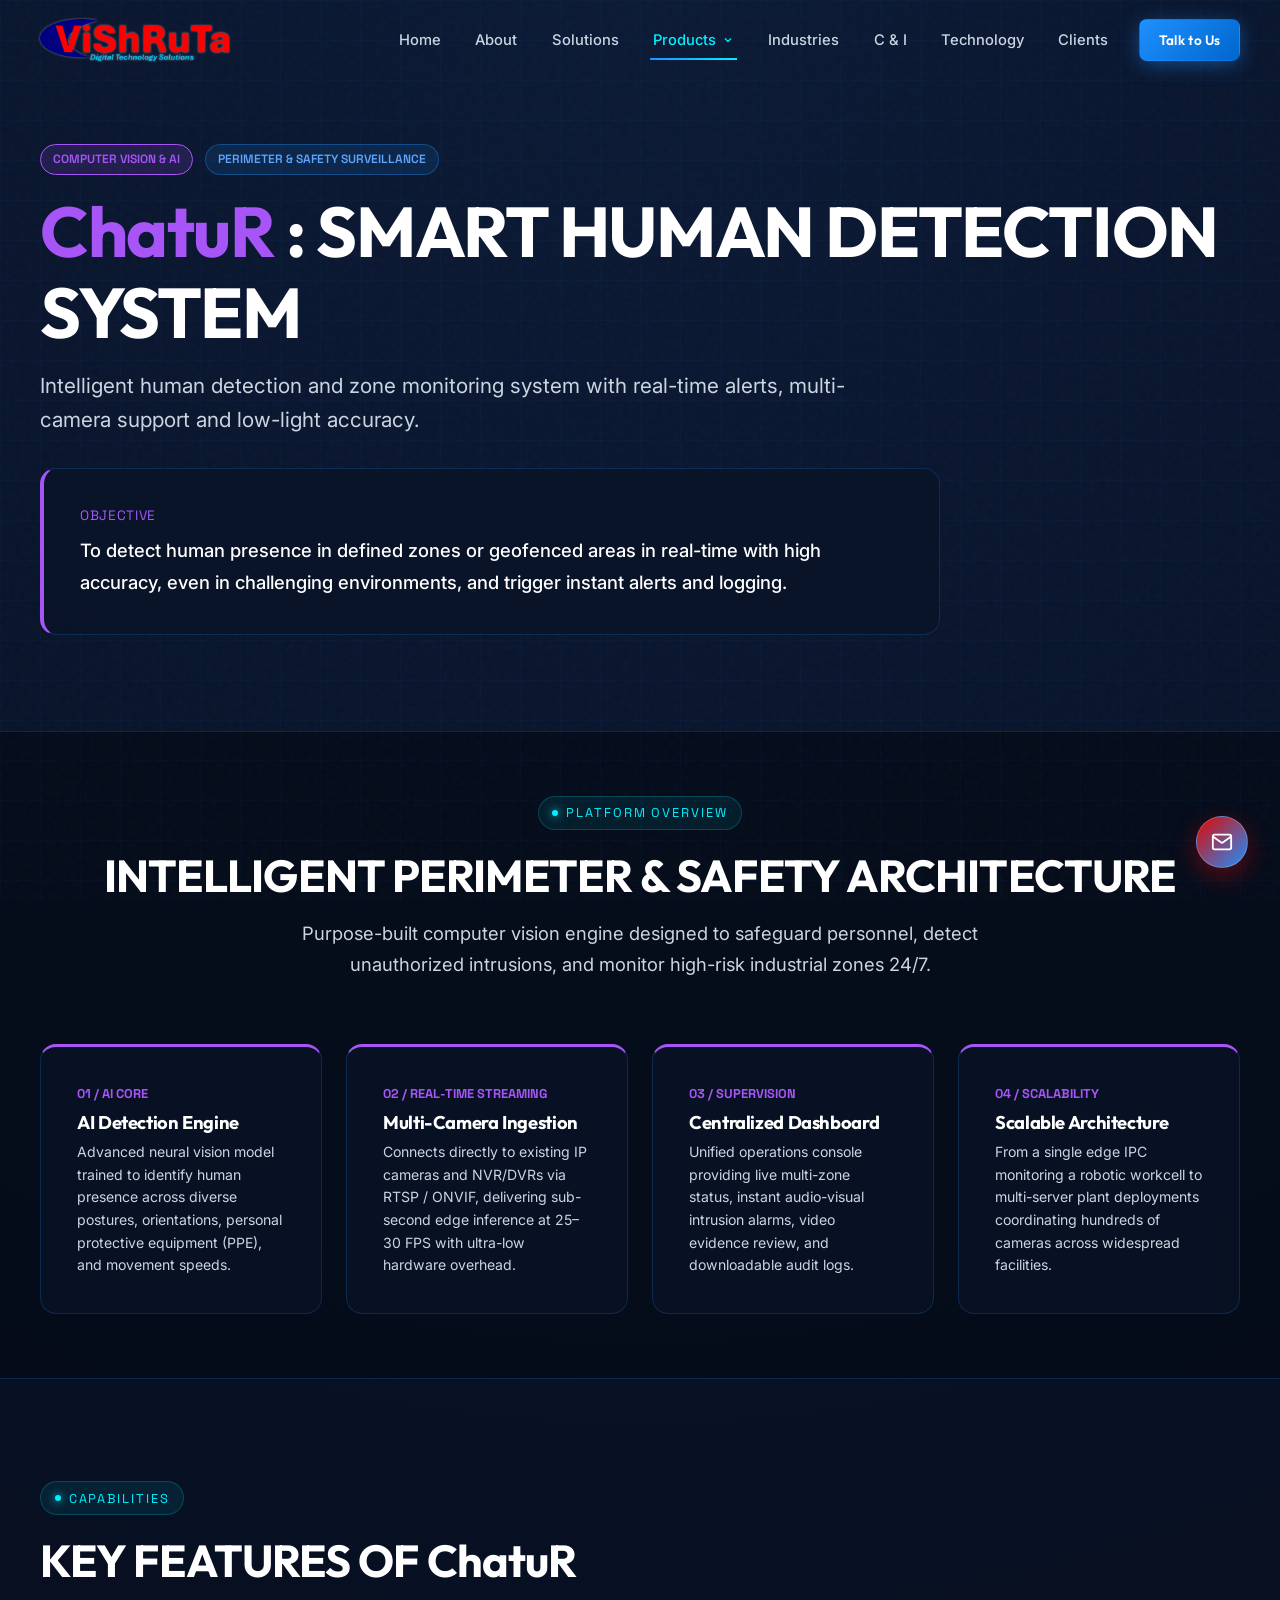
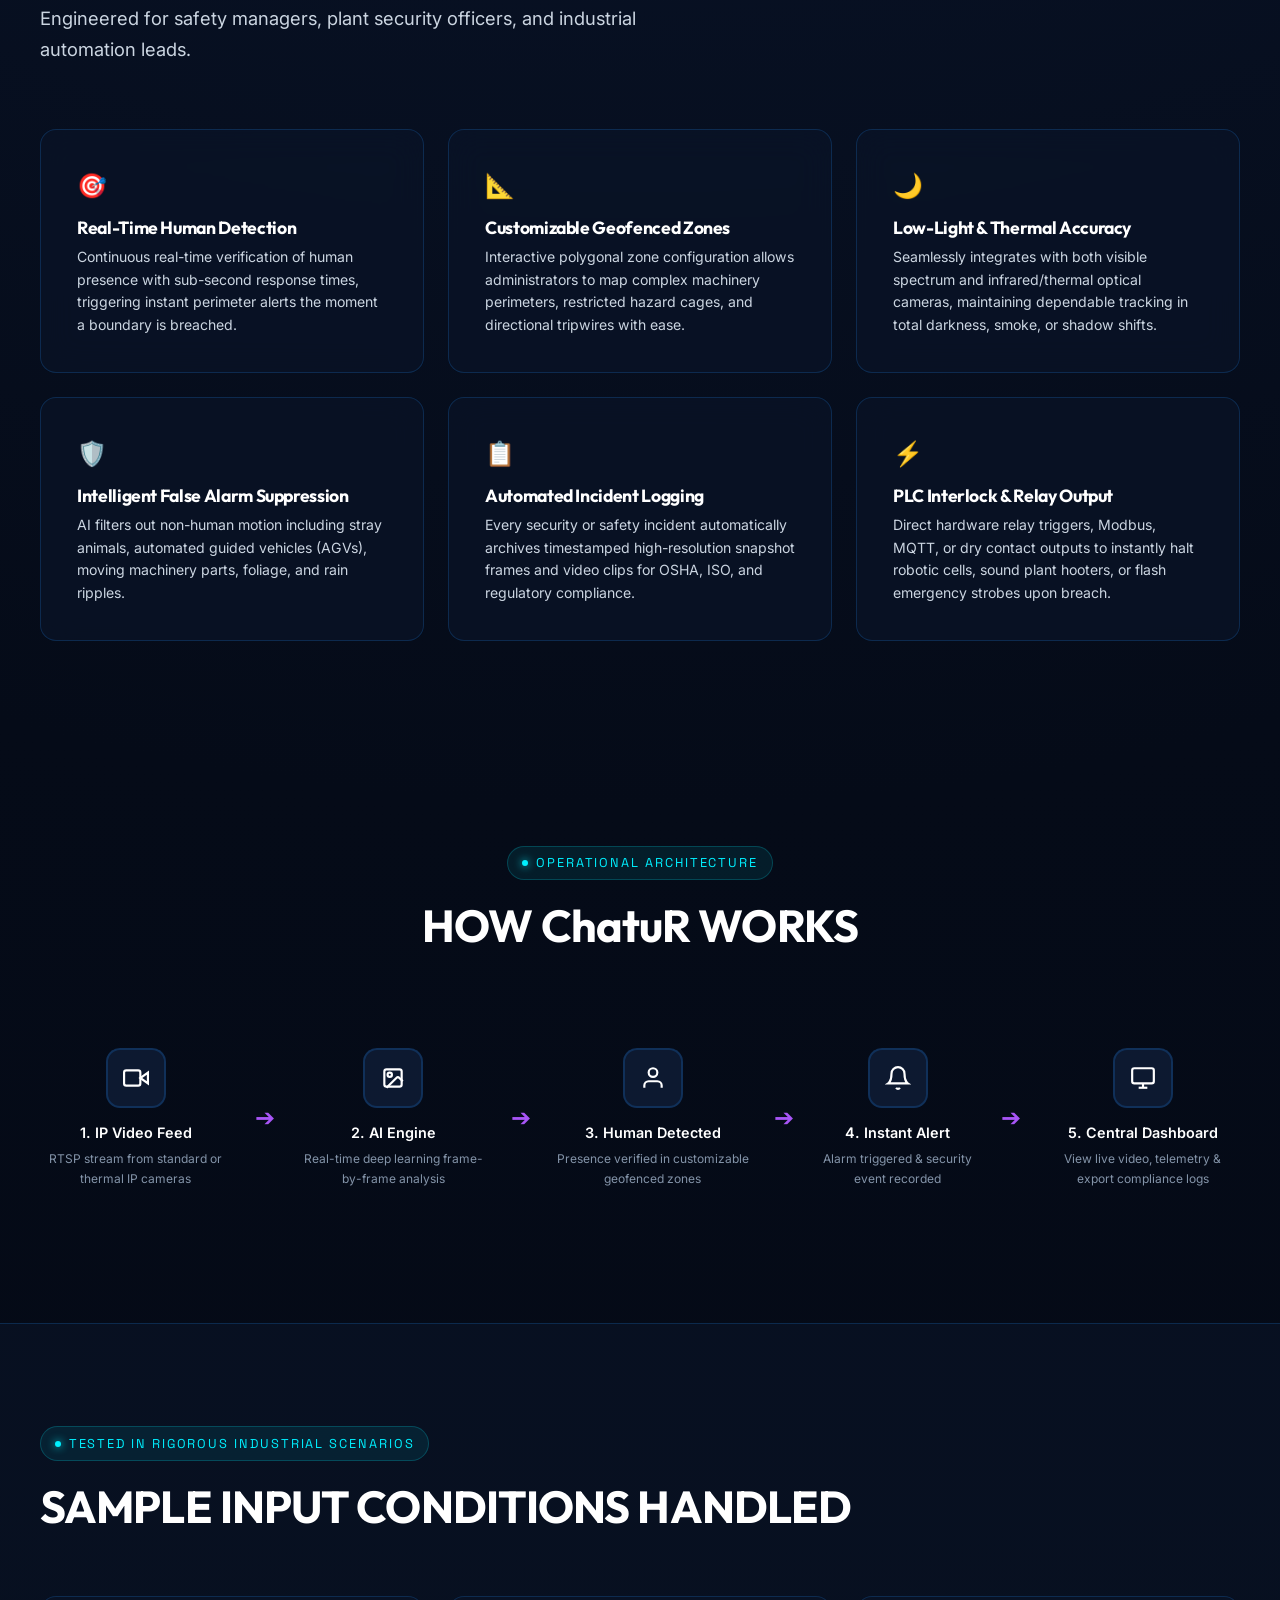
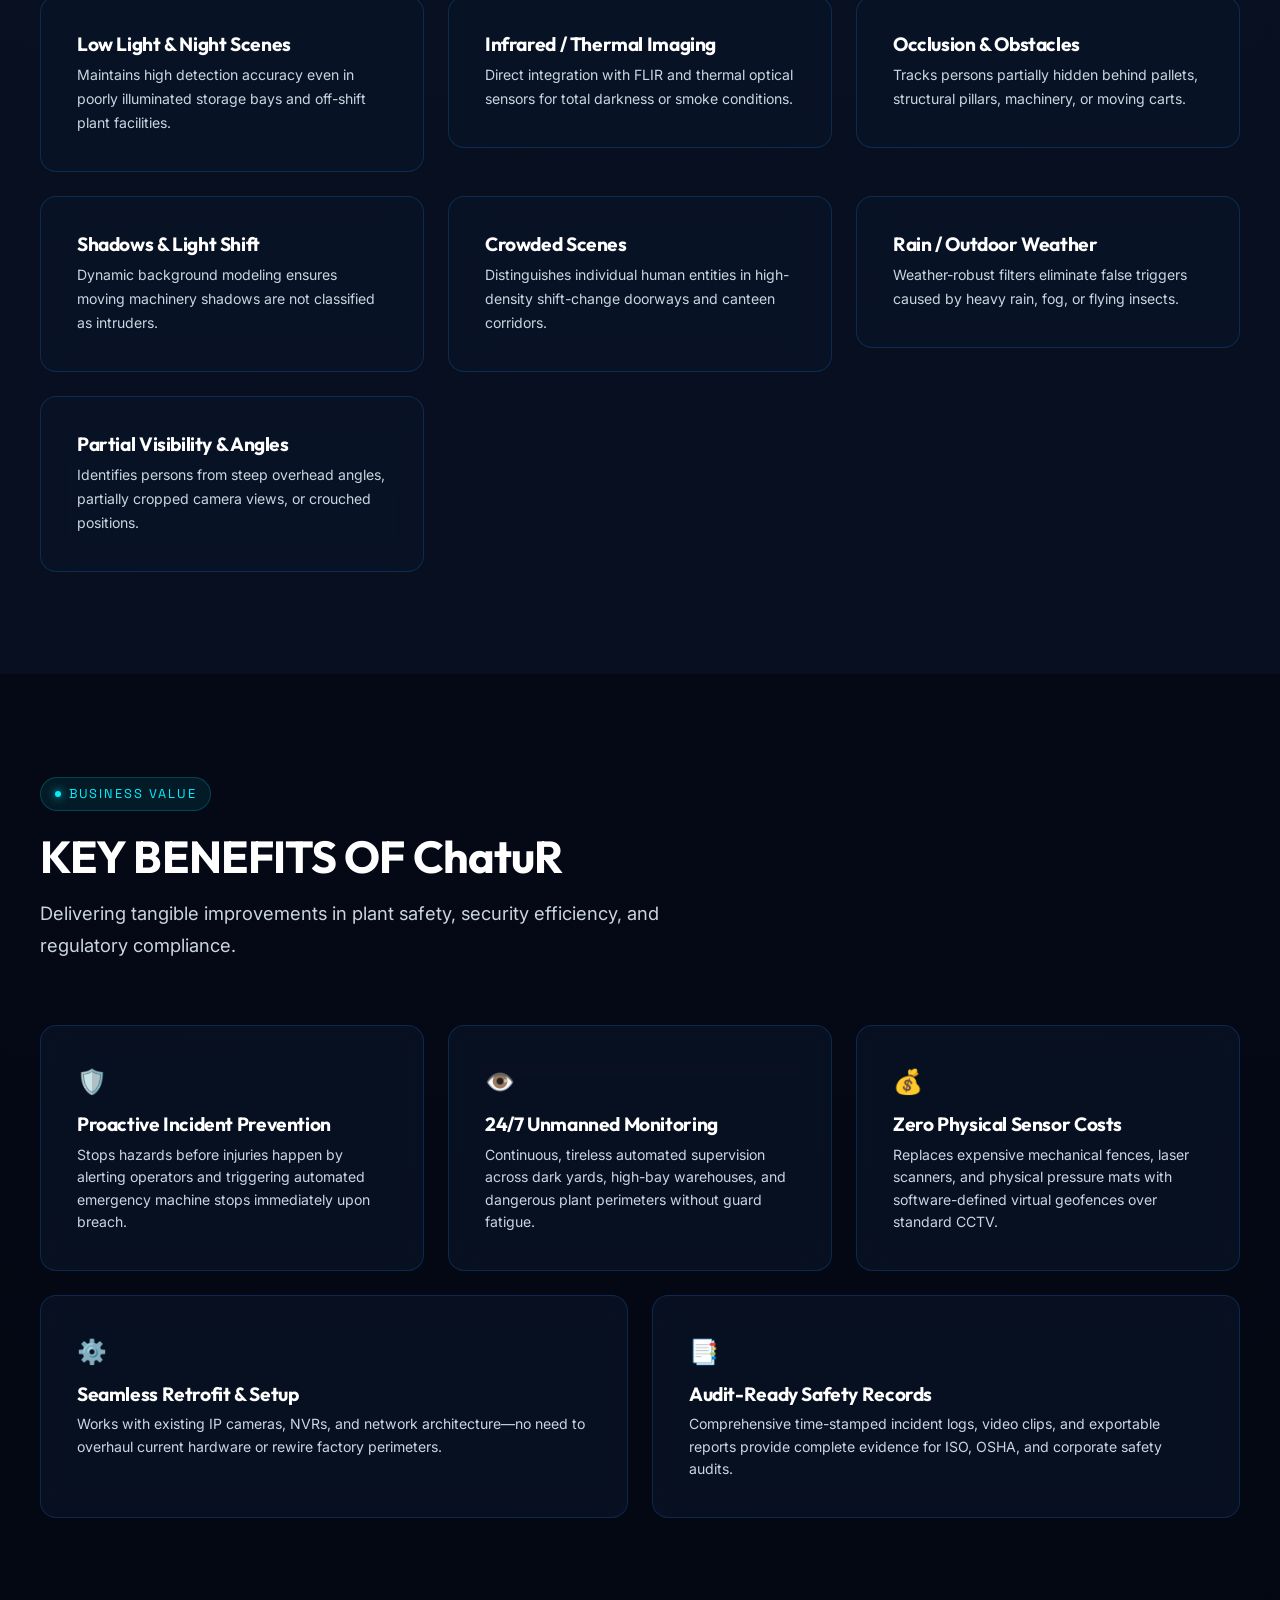
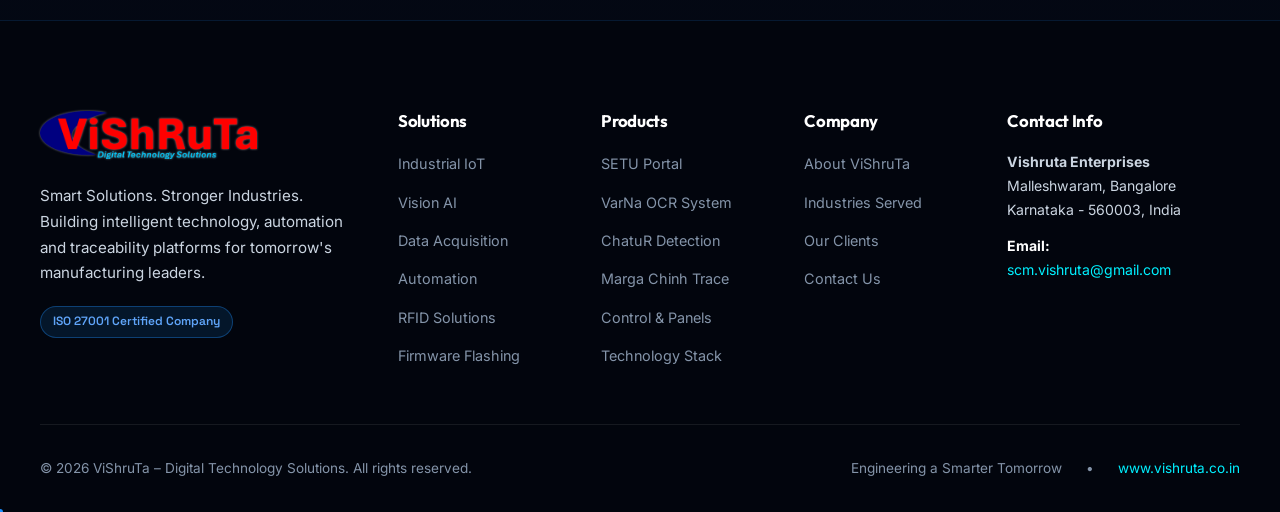
<file: product-chatur.html>
<!DOCTYPE html>
<html lang="en">
<head>
  <meta charset="UTF-8">
  <meta name="viewport" content="width=device-width, initial-scale=1.0">
  <title>ChatuR – Smart Human Detection System | ViShruTa AI Vision</title>
  <meta name="description" content="ChatuR by ViShruTa: Intelligent human detection and zone monitoring system with real-time alerts, multi-camera support, infrared/thermal, and low-light accuracy.">
  
  <link rel="icon" type="image/svg+xml" href="data:image/svg+xml,%3Csvg xmlns='http://www.w3.org/2000/svg' viewBox='0 0 32 32'%3E%3Crect width='32' height='32' rx='8' fill='%23050B18'/%3E%3Cpath d='M6 10h6l4 12 4-12h6' stroke='%23E10600' stroke-width='3' stroke-linecap='round' stroke-linejoin='round' fill='none'/%3E%3Ccircle cx='24' cy='10' r='2' fill='%2300F0FF'/%3E%3C/svg%3E">
  <link rel="stylesheet" href="css/main.css">
  <link rel="stylesheet" href="css/components.css">
  <link rel="stylesheet" href="css/animations.css">
</head>
<body>

  <div class="scroll-progress"></div>

  <!-- Header -->
  <header class="header">
    <div class="container navbar">
      <a href="index.html" class="logo-brand" aria-label="ViShruTa Home">
        <img src="images/logo.png" alt="ViShruTa – Digital Technology Solutions" class="logo-img">
      </a>

      <nav>
        <ul class="nav-links">
          <li class="nav-item"><a href="index.html" class="nav-link">Home</a></li>
          <li class="nav-item"><a href="about.html" class="nav-link">About</a></li>
          <li class="nav-item"><a href="solutions.html" class="nav-link">Solutions</a></li>
          <li class="nav-item">
            <a href="products.html" class="nav-link active">
              Products
              <svg width="12" height="12" viewBox="0 0 24 24" fill="none" stroke="currentColor" stroke-width="2.5"><path d="M6 9l6 6 6-6"/></svg>
            </a>
            <ul class="dropdown-menu">
              <li><a href="product-setu.html" class="dropdown-link"><span style="color:var(--product-setu)">●</span> SETU (Secured Tracking)</a></li>
              <li><a href="product-varna.html" class="dropdown-link"><span style="color:var(--product-varna)">●</span> VarNa (Character OCR)</a></li>
              <li><a href="product-chatur.html" class="dropdown-link active"><span style="color:var(--product-chatur)">●</span> ChatuR (Human Detection)</a></li>
              <li><a href="product-marga-chinh.html" class="dropdown-link"><span style="color:var(--product-marga)">●</span> Marga Chinh (Track & Trace)</a></li>
            </ul>
          </li>
          <li class="nav-item"><a href="industries.html" class="nav-link">Industries</a></li>
          <li class="nav-item"><a href="control-instrumentation.html" class="nav-link">C &amp; I</a></li>
          <li class="nav-item"><a href="technology.html" class="nav-link">Technology</a></li>
          <li class="nav-item"><a href="clients.html" class="nav-link">Clients</a></li>
          <li class="nav-item"><a href="contact.html" class="btn btn-primary btn-sm">Talk to Us</a></li>
        </ul>
      </nav>

      <button class="mobile-toggle" aria-label="Toggle navigation menu">
        <span></span><span></span><span></span>
      </button>
    </div>
  </header>

  <!-- Product Hero (Slide 10) -->
  <section class="section" style="padding-top: calc(var(--nav-height) + 4rem); padding-bottom: 3rem;">
    <div class="container">
      <div style="display:flex; align-items:center; gap:0.75rem; margin-bottom:1rem;">
        <span class="badge" style="background:rgba(168,85,247,0.15); color:var(--product-chatur); border-color:var(--product-chatur);">COMPUTER VISION &amp; AI</span>
        <span class="badge badge-iso">PERIMETER &amp; SAFETY SURVEILLANCE</span>
      </div>
      
      <h1 style="margin-bottom: 1rem;">
        <span style="color:var(--product-chatur);">ChatuR</span> : SMART HUMAN DETECTION SYSTEM
      </h1>
      <p style="font-size: 1.3rem; color: var(--text-secondary); max-width: 840px; line-height: 1.6; margin-bottom: 2rem;">
        Intelligent human detection and zone monitoring system with real-time alerts, multi-camera support and low-light accuracy.
      </p>

      <div class="glass-card" style="border-left: 4px solid var(--product-chatur); max-width: 900px; margin-bottom: 3rem;">
        <div style="font-family: var(--font-mono); font-size: 0.85rem; color: var(--product-chatur); text-transform: uppercase; margin-bottom: 0.5rem; letter-spacing: 0.05em;">
          OBJECTIVE
        </div>
        <p style="font-size: 1.15rem; color: #FFFFFF; font-weight: 500;">
          To detect human presence in defined zones or geofenced areas in real-time with high accuracy, even in challenging environments, and trigger instant alerts and logging.
        </p>
      </div>
    </div>
  </section>

  <!-- Platform Overview (Slide 10) -->
  <section class="section-tight" style="background: rgba(5, 11, 24, 0.85); border-top: 1px solid var(--border-light); border-bottom: 1px solid var(--border-light);">
    <div class="container">
      <div class="section-title-wrap text-center" style="text-align: center;">
        <span class="section-tag">Platform Overview</span>
        <h2 class="section-title">INTELLIGENT PERIMETER &amp; SAFETY ARCHITECTURE</h2>
        <p class="section-desc" style="margin: 0 auto; max-width: 760px;">
          Purpose-built computer vision engine designed to safeguard personnel, detect unauthorized intrusions, and monitor high-risk industrial zones 24/7.
        </p>
      </div>

      <div class="bento-grid">
        <div class="col-3">
          <div class="glass-card" style="height:100%; border-top: 3px solid var(--product-chatur);">
            <div style="font-family: var(--font-mono); font-size: 0.8rem; color: var(--product-chatur); margin-bottom: 0.5rem; font-weight: 700;">
              01 / AI CORE
            </div>
            <h3 style="font-size: 1.15rem; color: #FFFFFF; margin-bottom: 0.5rem;">AI Detection Engine</h3>
            <p style="font-size: 0.88rem; color: var(--text-secondary); line-height: 1.6;">
              Advanced neural vision model trained to identify human presence across diverse postures, orientations, personal protective equipment (PPE), and movement speeds.
            </p>
          </div>
        </div>

        <div class="col-3">
          <div class="glass-card" style="height:100%; border-top: 3px solid var(--product-chatur);">
            <div style="font-family: var(--font-mono); font-size: 0.8rem; color: var(--product-chatur); margin-bottom: 0.5rem; font-weight: 700;">
              02 / REAL-TIME STREAMING
            </div>
            <h3 style="font-size: 1.15rem; color: #FFFFFF; margin-bottom: 0.5rem;">Multi-Camera Ingestion</h3>
            <p style="font-size: 0.88rem; color: var(--text-secondary); line-height: 1.6;">
              Connects directly to existing IP cameras and NVR/DVRs via RTSP / ONVIF, delivering sub-second edge inference at 25–30 FPS with ultra-low hardware overhead.
            </p>
          </div>
        </div>

        <div class="col-3">
          <div class="glass-card" style="height:100%; border-top: 3px solid var(--product-chatur);">
            <div style="font-family: var(--font-mono); font-size: 0.8rem; color: var(--product-chatur); margin-bottom: 0.5rem; font-weight: 700;">
              03 / SUPERVISION
            </div>
            <h3 style="font-size: 1.15rem; color: #FFFFFF; margin-bottom: 0.5rem;">Centralized Dashboard</h3>
            <p style="font-size: 0.88rem; color: var(--text-secondary); line-height: 1.6;">
              Unified operations console providing live multi-zone status, instant audio-visual intrusion alarms, video evidence review, and downloadable audit logs.
            </p>
          </div>
        </div>

        <div class="col-3">
          <div class="glass-card" style="height:100%; border-top: 3px solid var(--product-chatur);">
            <div style="font-family: var(--font-mono); font-size: 0.8rem; color: var(--product-chatur); margin-bottom: 0.5rem; font-weight: 700;">
              04 / SCALABILITY
            </div>
            <h3 style="font-size: 1.15rem; color: #FFFFFF; margin-bottom: 0.5rem;">Scalable Architecture</h3>
            <p style="font-size: 0.88rem; color: var(--text-secondary); line-height: 1.6;">
              From a single edge IPC monitoring a robotic workcell to multi-server plant deployments coordinating hundreds of cameras across widespread facilities.
            </p>
          </div>
        </div>
      </div>
    </div>
  </section>

  <!-- Key Features (Slide 10) -->
  <section class="section">
    <div class="container">
      <div class="section-title-wrap">
        <span class="section-tag">Capabilities</span>
        <h2 class="section-title">KEY FEATURES OF ChatuR</h2>
        <p class="section-desc">Engineered for safety managers, plant security officers, and industrial automation leads.</p>
      </div>

      <div class="bento-grid">
        <div class="col-4">
          <div class="glass-card" style="height:100%;">
            <div style="font-size: 1.5rem; margin-bottom: 0.75rem; color: var(--product-chatur);">🎯</div>
            <h3 style="font-size: 1.1rem; color: #FFFFFF; margin-bottom: 0.5rem;">Real-Time Human Detection</h3>
            <p style="font-size: 0.88rem; color: var(--text-secondary); line-height: 1.6;">
              Continuous real-time verification of human presence with sub-second response times, triggering instant perimeter alerts the moment a boundary is breached.
            </p>
          </div>
        </div>

        <div class="col-4">
          <div class="glass-card" style="height:100%;">
            <div style="font-size: 1.5rem; margin-bottom: 0.75rem; color: var(--product-chatur);">📐</div>
            <h3 style="font-size: 1.1rem; color: #FFFFFF; margin-bottom: 0.5rem;">Customizable Geofenced Zones</h3>
            <p style="font-size: 0.88rem; color: var(--text-secondary); line-height: 1.6;">
              Interactive polygonal zone configuration allows administrators to map complex machinery perimeters, restricted hazard cages, and directional tripwires with ease.
            </p>
          </div>
        </div>

        <div class="col-4">
          <div class="glass-card" style="height:100%;">
            <div style="font-size: 1.5rem; margin-bottom: 0.75rem; color: var(--product-chatur);">🌙</div>
            <h3 style="font-size: 1.1rem; color: #FFFFFF; margin-bottom: 0.5rem;">Low-Light &amp; Thermal Accuracy</h3>
            <p style="font-size: 0.88rem; color: var(--text-secondary); line-height: 1.6;">
              Seamlessly integrates with both visible spectrum and infrared/thermal optical cameras, maintaining dependable tracking in total darkness, smoke, or shadow shifts.
            </p>
          </div>
        </div>

        <div class="col-4">
          <div class="glass-card" style="height:100%;">
            <div style="font-size: 1.5rem; margin-bottom: 0.75rem; color: var(--product-chatur);">🛡️</div>
            <h3 style="font-size: 1.1rem; color: #FFFFFF; margin-bottom: 0.5rem;">Intelligent False Alarm Suppression</h3>
            <p style="font-size: 0.88rem; color: var(--text-secondary); line-height: 1.6;">
              AI filters out non-human motion including stray animals, automated guided vehicles (AGVs), moving machinery parts, foliage, and rain ripples.
            </p>
          </div>
        </div>

        <div class="col-4">
          <div class="glass-card" style="height:100%;">
            <div style="font-size: 1.5rem; margin-bottom: 0.75rem; color: var(--product-chatur);">📋</div>
            <h3 style="font-size: 1.1rem; color: #FFFFFF; margin-bottom: 0.5rem;">Automated Incident Logging</h3>
            <p style="font-size: 0.88rem; color: var(--text-secondary); line-height: 1.6;">
              Every security or safety incident automatically archives timestamped high-resolution snapshot frames and video clips for OSHA, ISO, and regulatory compliance.
            </p>
          </div>
        </div>

        <div class="col-4">
          <div class="glass-card" style="height:100%;">
            <div style="font-size: 1.5rem; margin-bottom: 0.75rem; color: var(--product-chatur);">⚡</div>
            <h3 style="font-size: 1.1rem; color: #FFFFFF; margin-bottom: 0.5rem;">PLC Interlock &amp; Relay Output</h3>
            <p style="font-size: 0.88rem; color: var(--text-secondary); line-height: 1.6;">
              Direct hardware relay triggers, Modbus, MQTT, or dry contact outputs to instantly halt robotic cells, sound plant hooters, or flash emergency strobes upon breach.
            </p>
          </div>
        </div>
      </div>
    </div>
  </section>

  <!-- How It Works Flow (Slide 10) -->
  <section class="section">
    <div class="container">
      <div class="section-title-wrap text-center" style="text-align: center;">
        <span class="section-tag">Operational Architecture</span>
        <h2 class="section-title">HOW ChatuR WORKS</h2>
      </div>

      <div class="flow-diagram">
        <div class="flow-step-node">
          <div class="flow-node-icon">
            <svg width="26" height="26" viewBox="0 0 24 24" fill="none" stroke="currentColor" stroke-width="2"><path d="M23 7l-7 5 7 5V7z"/><rect x="1" y="5" width="15" height="14" rx="2" ry="2"/></svg>
          </div>
          <div class="flow-node-title">1. IP Video Feed</div>
          <div class="flow-node-desc">RTSP stream from standard or thermal IP cameras</div>
        </div>

        <div style="color:var(--product-chatur); font-size:1.5rem;">➔</div>

        <div class="flow-step-node">
          <div class="flow-node-icon">
            <svg width="26" height="26" viewBox="0 0 24 24" fill="none" stroke="currentColor" stroke-width="2"><rect x="4" y="4" width="16" height="16" rx="2"/><circle cx="9" cy="9" r="2"/><path d="M21 15l-3.086-3.086a2 2 0 00-2.828 0L6 21"/></svg>
          </div>
          <div class="flow-node-title">2. AI Engine</div>
          <div class="flow-node-desc">Real-time deep learning frame-by-frame analysis</div>
        </div>

        <div style="color:var(--product-chatur); font-size:1.5rem;">➔</div>

        <div class="flow-step-node">
          <div class="flow-node-icon">
            <svg width="26" height="26" viewBox="0 0 24 24" fill="none" stroke="currentColor" stroke-width="2"><path d="M20 21v-2a4 4 0 00-4-4H8a4 4 0 00-4 4v2"/><circle cx="12" cy="7" r="4"/></svg>
          </div>
          <div class="flow-node-title">3. Human Detected</div>
          <div class="flow-node-desc">Presence verified in customizable geofenced zones</div>
        </div>

        <div style="color:var(--product-chatur); font-size:1.5rem;">➔</div>

        <div class="flow-step-node">
          <div class="flow-node-icon">
            <svg width="26" height="26" viewBox="0 0 24 24" fill="none" stroke="currentColor" stroke-width="2"><path d="M18 8A6 6 0 006 8c0 7-3 9-3 9h18s-3-2-3-9"/><path d="M13.73 21a2 2 0 01-3.46 0"/></svg>
          </div>
          <div class="flow-node-title">4. Instant Alert</div>
          <div class="flow-node-desc">Alarm triggered &amp; security event recorded</div>
        </div>

        <div style="color:var(--product-chatur); font-size:1.5rem;">➔</div>

        <div class="flow-step-node">
          <div class="flow-node-icon">
            <svg width="26" height="26" viewBox="0 0 24 24" fill="none" stroke="currentColor" stroke-width="2"><rect x="2" y="3" width="20" height="14" rx="2" ry="2"/><line x1="8" y1="21" x2="16" y2="21"/><line x1="12" y1="17" x2="12" y2="21"/></svg>
          </div>
          <div class="flow-node-title">5. Central Dashboard</div>
          <div class="flow-node-desc">View live video, telemetry &amp; export compliance logs</div>
        </div>
      </div>
    </div>
  </section>

  <!-- Sample Input Conditions (Slide 10) -->
  <section class="section" style="background: rgba(10, 20, 40, 0.6); border-top: 1px solid var(--border-light);">
    <div class="container">
      <div class="section-title-wrap">
        <span class="section-tag">Tested In Rigorous Industrial Scenarios</span>
        <h2 class="section-title">SAMPLE INPUT CONDITIONS HANDLED</h2>
      </div>

      <div class="bento-grid">
        <div class="col-4">
          <div class="glass-card">
            <h4 style="color:#FFFFFF; margin-bottom:0.5rem;">Low Light &amp; Night Scenes</h4>
            <p style="font-size:0.88rem; color:var(--text-secondary);">Maintains high detection accuracy even in poorly illuminated storage bays and off-shift plant facilities.</p>
          </div>
        </div>
        <div class="col-4">
          <div class="glass-card">
            <h4 style="color:#FFFFFF; margin-bottom:0.5rem;">Infrared / Thermal Imaging</h4>
            <p style="font-size:0.88rem; color:var(--text-secondary);">Direct integration with FLIR and thermal optical sensors for total darkness or smoke conditions.</p>
          </div>
        </div>
        <div class="col-4">
          <div class="glass-card">
            <h4 style="color:#FFFFFF; margin-bottom:0.5rem;">Occlusion &amp; Obstacles</h4>
            <p style="font-size:0.88rem; color:var(--text-secondary);">Tracks persons partially hidden behind pallets, structural pillars, machinery, or moving carts.</p>
          </div>
        </div>
        <div class="col-4">
          <div class="glass-card">
            <h4 style="color:#FFFFFF; margin-bottom:0.5rem;">Shadows &amp; Light Shift</h4>
            <p style="font-size:0.88rem; color:var(--text-secondary);">Dynamic background modeling ensures moving machinery shadows are not classified as intruders.</p>
          </div>
        </div>
        <div class="col-4">
          <div class="glass-card">
            <h4 style="color:#FFFFFF; margin-bottom:0.5rem;">Crowded Scenes</h4>
            <p style="font-size:0.88rem; color:var(--text-secondary);">Distinguishes individual human entities in high-density shift-change doorways and canteen corridors.</p>
          </div>
        </div>
        <div class="col-4">
          <div class="glass-card">
            <h4 style="color:#FFFFFF; margin-bottom:0.5rem;">Rain / Outdoor Weather</h4>
            <p style="font-size:0.88rem; color:var(--text-secondary);">Weather-robust filters eliminate false triggers caused by heavy rain, fog, or flying insects.</p>
          </div>
        </div>
        <div class="col-4">
          <div class="glass-card">
            <h4 style="color:#FFFFFF; margin-bottom:0.5rem;">Partial Visibility &amp; Angles</h4>
            <p style="font-size:0.88rem; color:var(--text-secondary);">Identifies persons from steep overhead angles, partially cropped camera views, or crouched positions.</p>
          </div>
        </div>
      </div>
    </div>
  </section>

  <!-- Key Benefits (Slide 10) -->
  <section class="section">
    <div class="container">
      <div class="section-title-wrap">
        <span class="section-tag">Business Value</span>
        <h2 class="section-title">KEY BENEFITS OF ChatuR</h2>
        <p class="section-desc">Delivering tangible improvements in plant safety, security efficiency, and regulatory compliance.</p>
      </div>

      <div class="bento-grid">
        <div class="col-4">
          <div class="glass-card" style="height:100%;">
            <div style="font-size: 1.5rem; margin-bottom: 0.75rem; color: var(--product-chatur);">🛡️</div>
            <h4 style="color:#FFFFFF; margin-bottom:0.5rem;">Proactive Incident Prevention</h4>
            <p style="font-size:0.88rem; color:var(--text-secondary); line-height:1.6;">Stops hazards before injuries happen by alerting operators and triggering automated emergency machine stops immediately upon breach.</p>
          </div>
        </div>
        <div class="col-4">
          <div class="glass-card" style="height:100%;">
            <div style="font-size: 1.5rem; margin-bottom: 0.75rem; color: var(--product-chatur);">👁️</div>
            <h4 style="color:#FFFFFF; margin-bottom:0.5rem;">24/7 Unmanned Monitoring</h4>
            <p style="font-size:0.88rem; color:var(--text-secondary); line-height:1.6;">Continuous, tireless automated supervision across dark yards, high-bay warehouses, and dangerous plant perimeters without guard fatigue.</p>
          </div>
        </div>
        <div class="col-4">
          <div class="glass-card" style="height:100%;">
            <div style="font-size: 1.5rem; margin-bottom: 0.75rem; color: var(--product-chatur);">💰</div>
            <h4 style="color:#FFFFFF; margin-bottom:0.5rem;">Zero Physical Sensor Costs</h4>
            <p style="font-size:0.88rem; color:var(--text-secondary); line-height:1.6;">Replaces expensive mechanical fences, laser scanners, and physical pressure mats with software-defined virtual geofences over standard CCTV.</p>
          </div>
        </div>
        <div class="col-6">
          <div class="glass-card" style="height:100%;">
            <div style="font-size: 1.5rem; margin-bottom: 0.75rem; color: var(--product-chatur);">⚙️</div>
            <h4 style="color:#FFFFFF; margin-bottom:0.5rem;">Seamless Retrofit &amp; Setup</h4>
            <p style="font-size:0.88rem; color:var(--text-secondary); line-height:1.6;">Works with existing IP cameras, NVRs, and network architecture—no need to overhaul current hardware or rewire factory perimeters.</p>
          </div>
        </div>
        <div class="col-6">
          <div class="glass-card" style="height:100%;">
            <div style="font-size: 1.5rem; margin-bottom: 0.75rem; color: var(--product-chatur);">📑</div>
            <h4 style="color:#FFFFFF; margin-bottom:0.5rem;">Audit-Ready Safety Records</h4>
            <p style="font-size:0.88rem; color:var(--text-secondary); line-height:1.6;">Comprehensive time-stamped incident logs, video clips, and exportable reports provide complete evidence for ISO, OSHA, and corporate safety audits.</p>
          </div>
        </div>
      </div>
    </div>
  </section>

  <!-- Footer -->
  <footer class="footer">
    <div class="container">
      <div class="footer-grid">
        <div class="footer-brand">
          <a href="index.html" class="logo-brand" aria-label="ViShruTa Home">
            <img src="images/logo.png" alt="ViShruTa – Digital Technology Solutions" class="logo-img">
          </a>
          <p>
            Smart Solutions. Stronger Industries. Building intelligent technology, automation and traceability platforms for tomorrow's manufacturing leaders.
          </p>
          <div style="margin-top: 1.25rem;">
            <span class="badge badge-iso">ISO 27001 Certified Company</span>
          </div>
        </div>

        <div>
          <h4 class="footer-heading">Solutions</h4>
          <ul class="footer-links">
            <li><a href="solutions.html#industrial-iot" class="footer-link">Industrial IoT</a></li>
            <li><a href="solutions.html#vision-ai" class="footer-link">Vision AI</a></li>
            <li><a href="solutions.html#data-acquisition" class="footer-link">Data Acquisition</a></li>
            <li><a href="solutions.html#automation" class="footer-link">Automation</a></li>
            <li><a href="solutions.html#rfid-solutions" class="footer-link">RFID Solutions</a></li>
            <li><a href="solutions.html#firmware-flashing" class="footer-link">Firmware Flashing</a></li>
          </ul>
        </div>

        <div>
          <h4 class="footer-heading">Products</h4>
          <ul class="footer-links">
            <li><a href="product-setu.html" class="footer-link">SETU Portal</a></li>
            <li><a href="product-varna.html" class="footer-link">VarNa OCR System</a></li>
            <li><a href="product-chatur.html" class="footer-link">ChatuR Detection</a></li>
            <li><a href="product-marga-chinh.html" class="footer-link">Marga Chinh Trace</a></li>
            <li><a href="control-instrumentation.html" class="footer-link">Control &amp; Panels</a></li>
            <li><a href="technology.html" class="footer-link">Technology Stack</a></li>
          </ul>
        </div>

        <div>
          <h4 class="footer-heading">Company</h4>
          <ul class="footer-links">
            <li><a href="about.html" class="footer-link">About ViShruTa</a></li>
            <li><a href="industries.html" class="footer-link">Industries Served</a></li>
            <li><a href="clients.html" class="footer-link">Our Clients</a></li>
            <li><a href="contact.html" class="footer-link">Contact Us</a></li>
          </ul>
        </div>

        <div>
          <h4 class="footer-heading">Contact Info</h4>
          <p style="font-size: 0.88rem; color: var(--text-secondary); margin-bottom: 0.75rem;">
            <strong>Vishruta Enterprises</strong><br>
            Malleshwaram, Bangalore<br>
            Karnataka - 560003, India
          </p>
          <p style="font-size: 0.88rem; color: var(--text-secondary); margin-bottom: 0.5rem;">
            <strong style="color:var(--text-primary);">Email:</strong><br>
            <a href="mailto:scm.vishruta@gmail.com" style="color:var(--accent-cyan); word-break:break-all;">scm.vishruta@gmail.com</a>
          </p>
        </div>
      </div>

      <div class="footer-bottom">
        <div>
          &copy; 2026 ViShruTa – Digital Technology Solutions. All rights reserved.
        </div>
        <div style="display:flex; gap:1.5rem; align-items:center;">
          <span>Engineering a Smarter Tomorrow</span>
          <span>•</span>
          <a href="https://www.vishruta.co.in" target="_blank" rel="noopener" style="color:var(--accent-cyan);">www.vishruta.co.in</a>
        </div>
      </div>
    </div>
  </footer>

  <div class="floating-actions">
    <a href="mailto:scm.vishruta@gmail.com" class="btn-float btn-float-email" aria-label="Email ViShruTa" title="Email scm.vishruta@gmail.com">
      <svg width="22" height="22" viewBox="0 0 24 24" fill="none" stroke="currentColor" stroke-width="2" stroke-linecap="round" stroke-linejoin="round"><path d="M4 4h16c1.1 0 2 .9 2 2v12c0 1.1-.9 2-2 2H4c-1.1 0-2-.9-2-2V6c0-1.1.9-2 2-2z"/><polyline points="22,6 12,13 2,6"/></svg>
    </a>
  </div>

  <script src="js/data.js"></script>
  <script src="js/interactive-demos.js"></script>
  <script src="js/main.js"></script>
</body>
</html>
</file>
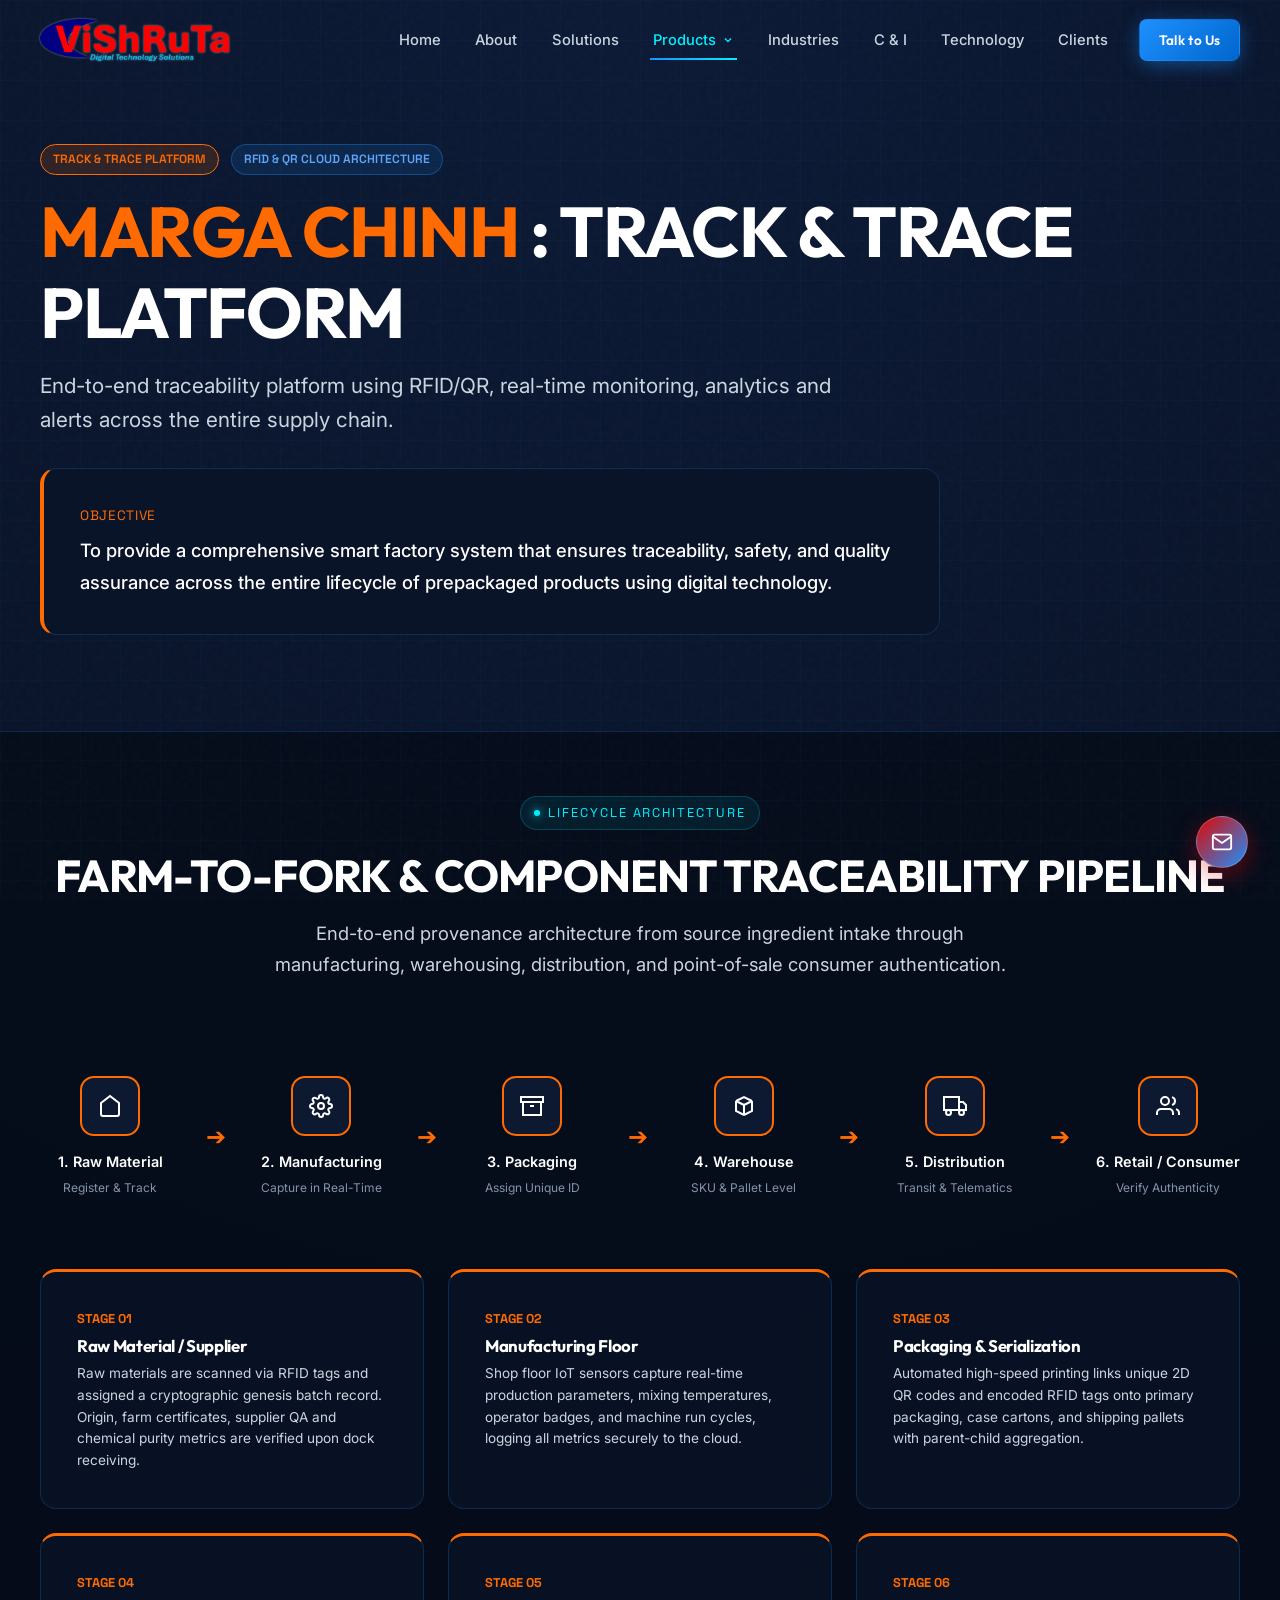
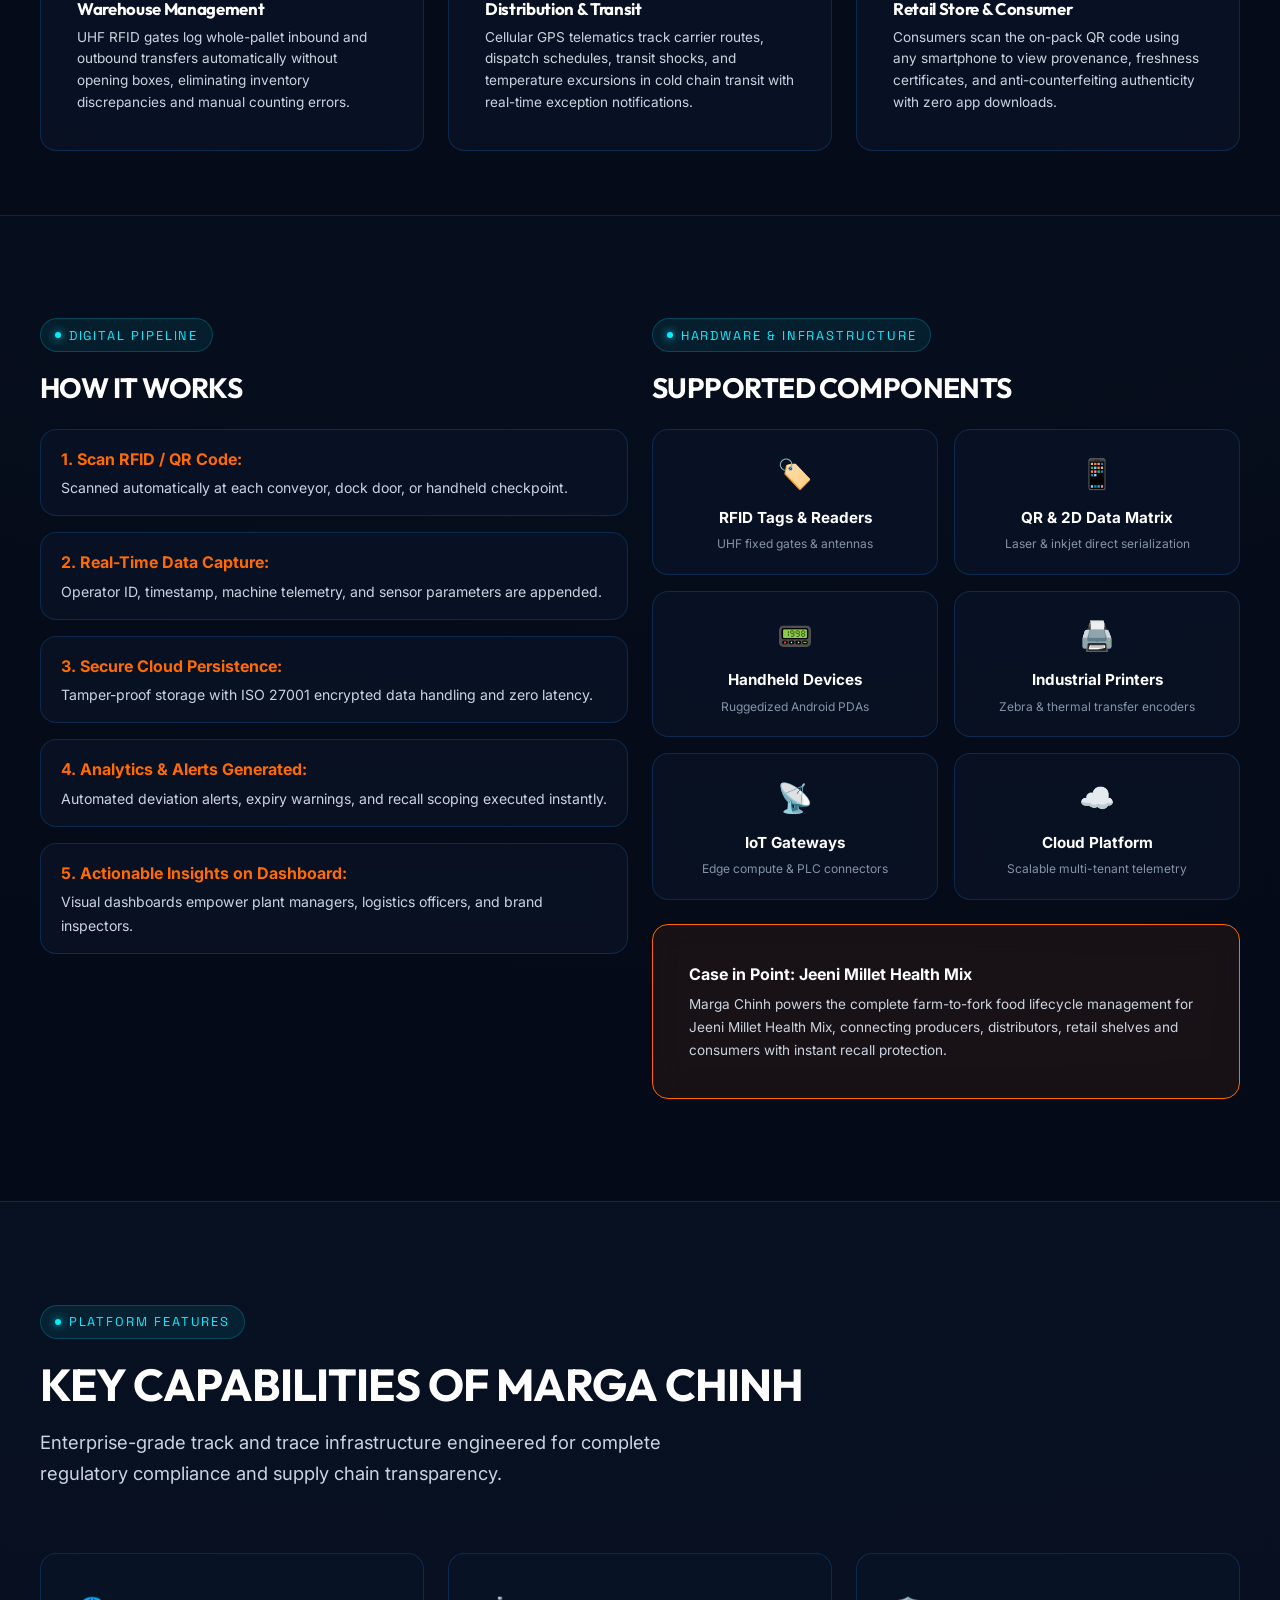
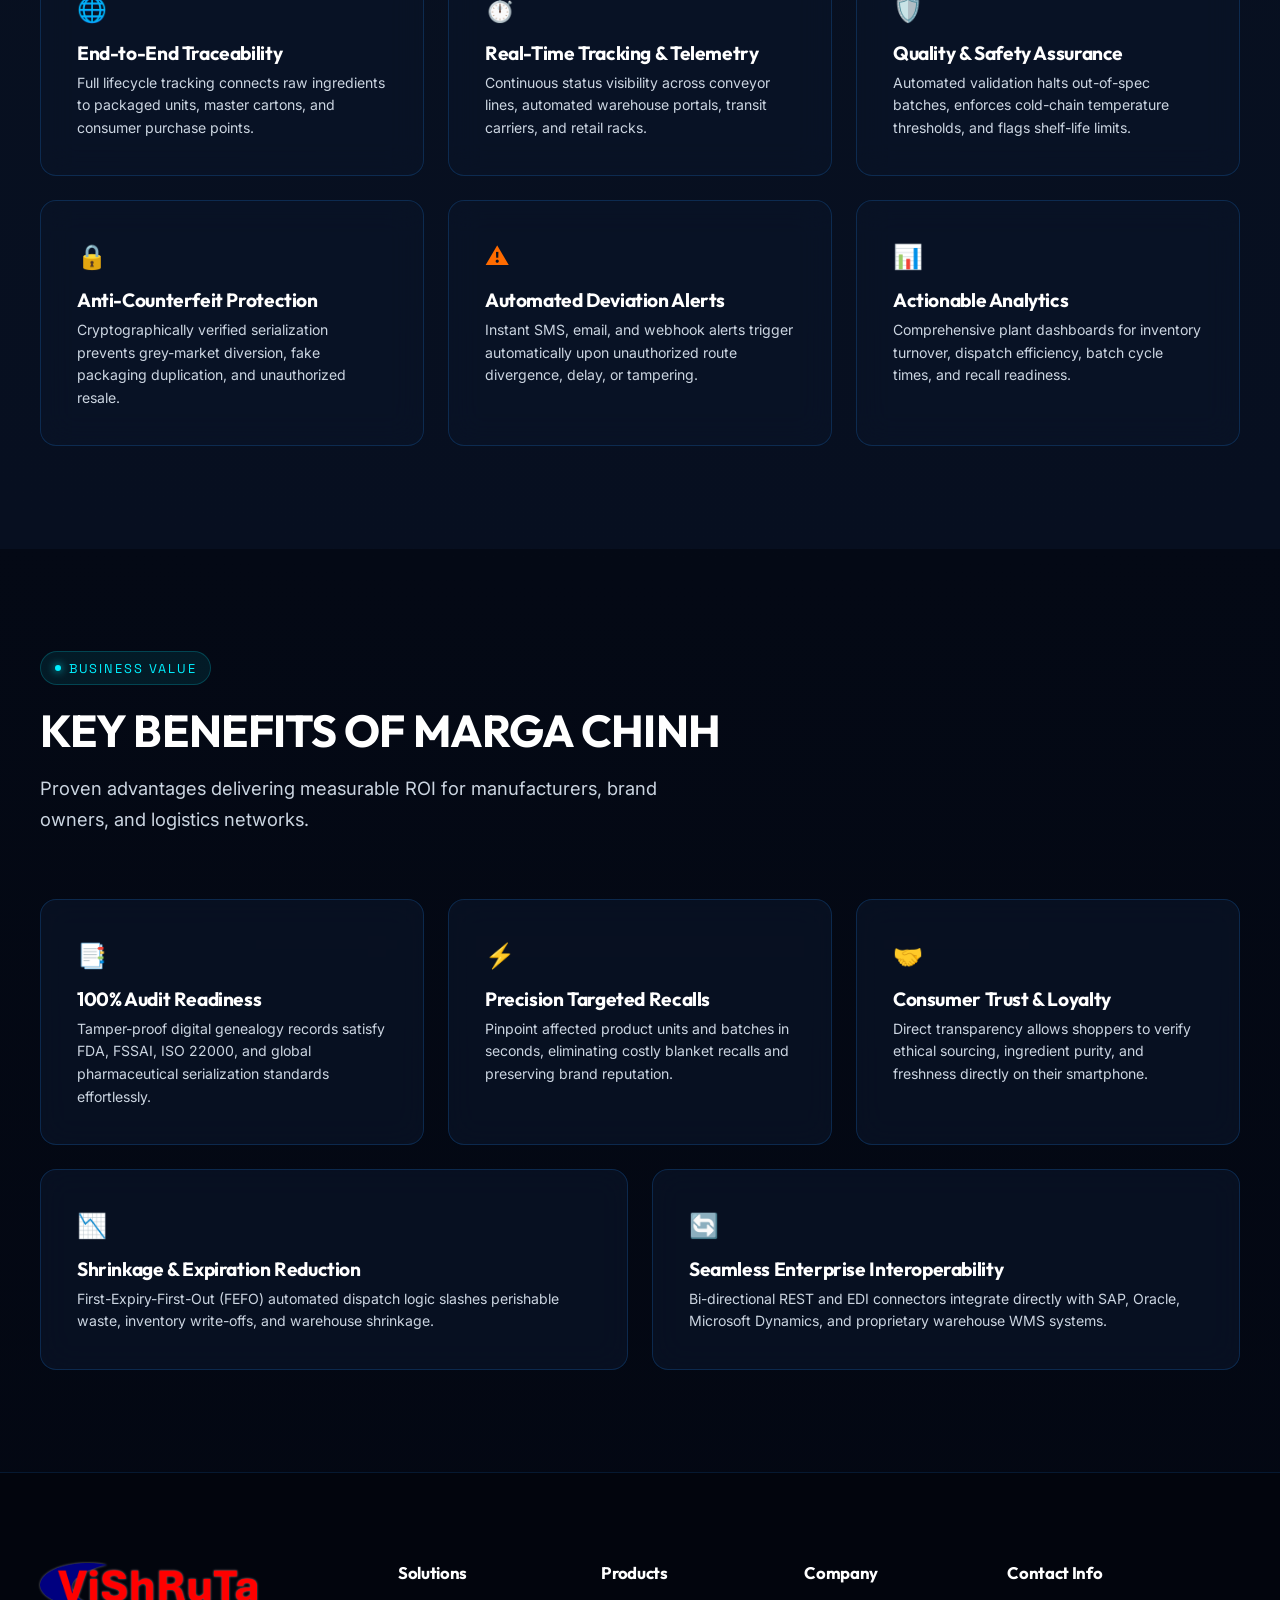
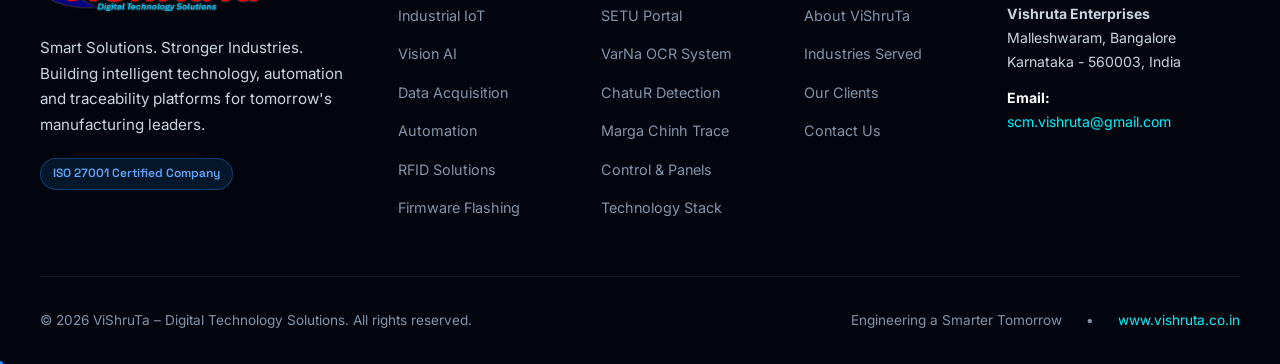
<file: product-marga-chinh.html>
<!DOCTYPE html>
<html lang="en">
<head>
  <meta charset="UTF-8">
  <meta name="viewport" content="width=device-width, initial-scale=1.0">
  <title>Marga Chinh – Track & Trace Platform | ViShruTa Digital Supply Chain</title>
  <meta name="description" content="Marga Chinh by ViShruTa: End-to-end smart factory traceability platform using RFID/QR, real-time monitoring, cloud analytics and anti-counterfeit protection.">
  
  <link rel="icon" type="image/svg+xml" href="data:image/svg+xml,%3Csvg xmlns='http://www.w3.org/2000/svg' viewBox='0 0 32 32'%3E%3Crect width='32' height='32' rx='8' fill='%23050B18'/%3E%3Cpath d='M6 10h6l4 12 4-12h6' stroke='%23E10600' stroke-width='3' stroke-linecap='round' stroke-linejoin='round' fill='none'/%3E%3Ccircle cx='24' cy='10' r='2' fill='%2300F0FF'/%3E%3C/svg%3E">
  <link rel="stylesheet" href="css/main.css">
  <link rel="stylesheet" href="css/components.css">
  <link rel="stylesheet" href="css/animations.css">
</head>
<body>

  <div class="scroll-progress"></div>

  <!-- Header -->
  <header class="header">
    <div class="container navbar">
      <a href="index.html" class="logo-brand" aria-label="ViShruTa Home">
        <img src="images/logo.png" alt="ViShruTa – Digital Technology Solutions" class="logo-img">
      </a>

      <nav>
        <ul class="nav-links">
          <li class="nav-item"><a href="index.html" class="nav-link">Home</a></li>
          <li class="nav-item"><a href="about.html" class="nav-link">About</a></li>
          <li class="nav-item"><a href="solutions.html" class="nav-link">Solutions</a></li>
          <li class="nav-item">
            <a href="products.html" class="nav-link active">
              Products
              <svg width="12" height="12" viewBox="0 0 24 24" fill="none" stroke="currentColor" stroke-width="2.5"><path d="M6 9l6 6 6-6"/></svg>
            </a>
            <ul class="dropdown-menu">
              <li><a href="product-setu.html" class="dropdown-link"><span style="color:var(--product-setu)">●</span> SETU (Secured Tracking)</a></li>
              <li><a href="product-varna.html" class="dropdown-link"><span style="color:var(--product-varna)">●</span> VarNa (Character OCR)</a></li>
              <li><a href="product-chatur.html" class="dropdown-link"><span style="color:var(--product-chatur)">●</span> ChatuR (Human Detection)</a></li>
              <li><a href="product-marga-chinh.html" class="dropdown-link active"><span style="color:var(--product-marga)">●</span> Marga Chinh (Track & Trace)</a></li>
            </ul>
          </li>
          <li class="nav-item"><a href="industries.html" class="nav-link">Industries</a></li>
          <li class="nav-item"><a href="control-instrumentation.html" class="nav-link">C &amp; I</a></li>
          <li class="nav-item"><a href="technology.html" class="nav-link">Technology</a></li>
          <li class="nav-item"><a href="clients.html" class="nav-link">Clients</a></li>
          <li class="nav-item"><a href="contact.html" class="btn btn-primary btn-sm">Talk to Us</a></li>
        </ul>
      </nav>

      <button class="mobile-toggle" aria-label="Toggle navigation menu">
        <span></span><span></span><span></span>
      </button>
    </div>
  </header>

  <!-- Product Hero (Slide 11) -->
  <section class="section" style="padding-top: calc(var(--nav-height) + 4rem); padding-bottom: 3rem;">
    <div class="container">
      <div style="display:flex; align-items:center; gap:0.75rem; margin-bottom:1rem;">
        <span class="badge" style="background:rgba(255,107,0,0.15); color:var(--product-marga); border-color:var(--product-marga);">TRACK &amp; TRACE PLATFORM</span>
        <span class="badge badge-iso">RFID &amp; QR CLOUD ARCHITECTURE</span>
      </div>
      
      <h1 style="margin-bottom: 1rem;">
        <span style="color:var(--product-marga);">MARGA CHINH</span> : TRACK &amp; TRACE PLATFORM
      </h1>
      <p style="font-size: 1.3rem; color: var(--text-secondary); max-width: 840px; line-height: 1.6; margin-bottom: 2rem;">
        End-to-end traceability platform using RFID/QR, real-time monitoring, analytics and alerts across the entire supply chain.
      </p>

      <div class="glass-card" style="border-left: 4px solid var(--product-marga); max-width: 900px; margin-bottom: 3rem;">
        <div style="font-family: var(--font-mono); font-size: 0.85rem; color: var(--product-marga); text-transform: uppercase; margin-bottom: 0.5rem; letter-spacing: 0.05em;">
          OBJECTIVE
        </div>
        <p style="font-size: 1.15rem; color: #FFFFFF; font-weight: 500;">
          To provide a comprehensive smart factory system that ensures traceability, safety, and quality assurance across the entire lifecycle of prepackaged products using digital technology.
        </p>
      </div>
    </div>
  </section>

  <!-- Supply Chain Architecture (Slide 11) -->
  <section class="section-tight" style="background: rgba(5, 11, 24, 0.85); border-top: 1px solid var(--border-light); border-bottom: 1px solid var(--border-light);">
    <div class="container">
      <div class="section-title-wrap text-center" style="text-align: center;">
        <span class="section-tag">Lifecycle Architecture</span>
        <h2 class="section-title">FARM-TO-FORK &amp; COMPONENT TRACEABILITY PIPELINE</h2>
        <p class="section-desc" style="margin: 0 auto; max-width: 780px;">
          End-to-end provenance architecture from source ingredient intake through manufacturing, warehousing, distribution, and point-of-sale consumer authentication.
        </p>
      </div>

      <!-- Chain Nodes Bar -->
      <div class="flow-diagram" style="margin-bottom: 2.5rem;">
        <div class="flow-step-node">
          <div class="flow-node-icon" style="border-color:var(--product-marga);">
            <svg width="24" height="24" viewBox="0 0 24 24" fill="none" stroke="currentColor" stroke-width="2"><path d="M3 9l9-7 9 7v11a2 2 0 01-2 2H5a2 2 0 01-2-2z"/></svg>
          </div>
          <div class="flow-node-title">1. Raw Material</div>
          <div class="flow-node-desc">Register &amp; Track</div>
        </div>

        <div style="color:var(--product-marga); font-size:1.5rem;">➔</div>

        <div class="flow-step-node">
          <div class="flow-node-icon" style="border-color:var(--product-marga);">
            <svg width="24" height="24" viewBox="0 0 24 24" fill="none" stroke="currentColor" stroke-width="2"><circle cx="12" cy="12" r="3"/><path d="M19.4 15a1.65 1.65 0 00.33 1.82l.06.06a2 2 0 010 2.83 2 2 0 01-2.83 0l-.06-.06a1.65 1.65 0 00-1.82-.33 1.65 1.65 0 00-1 1.51V21a2 2 0 01-2 2 2 2 0 01-2-2v-.09A1.65 1.65 0 009 19.4a1.65 1.65 0 00-1.82.33l-.06.06a2 2 0 01-2.83 0 2 2 0 010-2.83l.06-.06a1.65 1.65 0 00.33-1.82 1.65 1.65 0 00-1.51-1H3a2 2 0 01-2-2 2 2 0 012-2h.09A1.65 1.65 0 004.6 9a1.65 1.65 0 00-.33-1.82l-.06-.06a2 2 0 010-2.83 2 2 0 012.83 0l.06.06a1.65 1.65 0 001.82.33H9a1.65 1.65 0 001-1.51V3a2 2 0 012-2 2 2 0 012 2v.09a1.65 1.65 0 001 1.51 1.65 1.65 0 001.82-.33l.06-.06a2 2 0 012.83 0 2 2 0 010 2.83l-.06.06a1.65 1.65 0 00-.33 1.82V9a1.65 1.65 0 001.51 1H21a2 2 0 012 2 2 2 0 01-2 2h-.09a1.65 1.65 0 00-1.51 1z"/></svg>
          </div>
          <div class="flow-node-title">2. Manufacturing</div>
          <div class="flow-node-desc">Capture in Real-Time</div>
        </div>

        <div style="color:var(--product-marga); font-size:1.5rem;">➔</div>

        <div class="flow-step-node">
          <div class="flow-node-icon" style="border-color:var(--product-marga);">
            <svg width="24" height="24" viewBox="0 0 24 24" fill="none" stroke="currentColor" stroke-width="2"><polyline points="21 8 21 21 3 21 3 8"/><rect x="1" y="3" width="22" height="5"/><line x1="10" y1="12" x2="14" y2="12"/></svg>
          </div>
          <div class="flow-node-title">3. Packaging</div>
          <div class="flow-node-desc">Assign Unique ID</div>
        </div>

        <div style="color:var(--product-marga); font-size:1.5rem;">➔</div>

        <div class="flow-step-node">
          <div class="flow-node-icon" style="border-color:var(--product-marga);">
            <svg width="24" height="24" viewBox="0 0 24 24" fill="none" stroke="currentColor" stroke-width="2"><path d="M20 7l-8-4-8 4m16 0l-8 4m8-4v10l-8 4m0-10L4 7m8 4v10M4 7v10l8 4"/></svg>
          </div>
          <div class="flow-node-title">4. Warehouse</div>
          <div class="flow-node-desc">SKU &amp; Pallet Level</div>
        </div>

        <div style="color:var(--product-marga); font-size:1.5rem;">➔</div>

        <div class="flow-step-node">
          <div class="flow-node-icon" style="border-color:var(--product-marga);">
            <svg width="24" height="24" viewBox="0 0 24 24" fill="none" stroke="currentColor" stroke-width="2"><rect x="1" y="3" width="15" height="13"/><polygon points="16 8 20 8 23 11 23 16 16 16 16 8"/><circle cx="5.5" cy="18.5" r="2.5"/><circle cx="18.5" cy="18.5" r="2.5"/></svg>
          </div>
          <div class="flow-node-title">5. Distribution</div>
          <div class="flow-node-desc">Transit &amp; Telematics</div>
        </div>

        <div style="color:var(--product-marga); font-size:1.5rem;">➔</div>

        <div class="flow-step-node">
          <div class="flow-node-icon" style="border-color:var(--product-marga);">
            <svg width="24" height="24" viewBox="0 0 24 24" fill="none" stroke="currentColor" stroke-width="2"><path d="M17 21v-2a4 4 0 00-4-4H5a4 4 0 00-4 4v2"/><circle cx="9" cy="7" r="4"/><path d="M23 21v-2a4 4 0 00-3-3.87"/><path d="M16 3.13a4 4 0 010 7.75"/></svg>
          </div>
          <div class="flow-node-title">6. Retail / Consumer</div>
          <div class="flow-node-desc">Verify Authenticity</div>
        </div>
      </div>

      <!-- Complete 6-Stage Static Explanation Grid -->
      <div class="bento-grid">
        <div class="col-4">
          <div class="glass-card" style="height:100%; border-top: 3px solid var(--product-marga);">
            <div style="font-family:var(--font-mono); font-size:0.8rem; color:var(--product-marga); margin-bottom:0.4rem; font-weight:700;">STAGE 01</div>
            <h4 style="color:#FFFFFF; margin-bottom:0.5rem; font-size:1.05rem;">Raw Material / Supplier</h4>
            <p style="font-size:0.85rem; color:var(--text-secondary); line-height:1.6;">
              Raw materials are scanned via RFID tags and assigned a cryptographic genesis batch record. Origin, farm certificates, supplier QA and chemical purity metrics are verified upon dock receiving.
            </p>
          </div>
        </div>

        <div class="col-4">
          <div class="glass-card" style="height:100%; border-top: 3px solid var(--product-marga);">
            <div style="font-family:var(--font-mono); font-size:0.8rem; color:var(--product-marga); margin-bottom:0.4rem; font-weight:700;">STAGE 02</div>
            <h4 style="color:#FFFFFF; margin-bottom:0.5rem; font-size:1.05rem;">Manufacturing Floor</h4>
            <p style="font-size:0.85rem; color:var(--text-secondary); line-height:1.6;">
              Shop floor IoT sensors capture real-time production parameters, mixing temperatures, operator badges, and machine run cycles, logging all metrics securely to the cloud.
            </p>
          </div>
        </div>

        <div class="col-4">
          <div class="glass-card" style="height:100%; border-top: 3px solid var(--product-marga);">
            <div style="font-family:var(--font-mono); font-size:0.8rem; color:var(--product-marga); margin-bottom:0.4rem; font-weight:700;">STAGE 03</div>
            <h4 style="color:#FFFFFF; margin-bottom:0.5rem; font-size:1.05rem;">Packaging &amp; Serialization</h4>
            <p style="font-size:0.85rem; color:var(--text-secondary); line-height:1.6;">
              Automated high-speed printing links unique 2D QR codes and encoded RFID tags onto primary packaging, case cartons, and shipping pallets with parent-child aggregation.
            </p>
          </div>
        </div>

        <div class="col-4">
          <div class="glass-card" style="height:100%; border-top: 3px solid var(--product-marga);">
            <div style="font-family:var(--font-mono); font-size:0.8rem; color:var(--product-marga); margin-bottom:0.4rem; font-weight:700;">STAGE 04</div>
            <h4 style="color:#FFFFFF; margin-bottom:0.5rem; font-size:1.05rem;">Warehouse Management</h4>
            <p style="font-size:0.85rem; color:var(--text-secondary); line-height:1.6;">
              UHF RFID gates log whole-pallet inbound and outbound transfers automatically without opening boxes, eliminating inventory discrepancies and manual counting errors.
            </p>
          </div>
        </div>

        <div class="col-4">
          <div class="glass-card" style="height:100%; border-top: 3px solid var(--product-marga);">
            <div style="font-family:var(--font-mono); font-size:0.8rem; color:var(--product-marga); margin-bottom:0.4rem; font-weight:700;">STAGE 05</div>
            <h4 style="color:#FFFFFF; margin-bottom:0.5rem; font-size:1.05rem;">Distribution &amp; Transit</h4>
            <p style="font-size:0.85rem; color:var(--text-secondary); line-height:1.6;">
              Cellular GPS telematics track carrier routes, dispatch schedules, transit shocks, and temperature excursions in cold chain transit with real-time exception notifications.
            </p>
          </div>
        </div>

        <div class="col-4">
          <div class="glass-card" style="height:100%; border-top: 3px solid var(--product-marga);">
            <div style="font-family:var(--font-mono); font-size:0.8rem; color:var(--product-marga); margin-bottom:0.4rem; font-weight:700;">STAGE 06</div>
            <h4 style="color:#FFFFFF; margin-bottom:0.5rem; font-size:1.05rem;">Retail Store &amp; Consumer</h4>
            <p style="font-size:0.85rem; color:var(--text-secondary); line-height:1.6;">
              Consumers scan the on-pack QR code using any smartphone to view provenance, freshness certificates, and anti-counterfeiting authenticity with zero app downloads.
            </p>
          </div>
        </div>
      </div>
    </div>
  </section>

  <!-- How It Works & Components (Slide 11) -->
  <section class="section">
    <div class="container">
      <div class="bento-grid">
        <!-- How It Works -->
        <div class="col-6">
          <span class="section-tag">Digital Pipeline</span>
          <h3 style="margin-bottom: 1.5rem; color:#FFFFFF;">HOW IT WORKS</h3>

          <div style="display:flex; flex-direction:column; gap:1rem;">
            <div class="glass-card" style="padding:1rem 1.25rem;">
              <strong style="color:var(--product-marga);">1. Scan RFID / QR Code:</strong>
              <div style="font-size:0.88rem; color:var(--text-secondary); margin-top:0.25rem;">Scanned automatically at each conveyor, dock door, or handheld checkpoint.</div>
            </div>
            <div class="glass-card" style="padding:1rem 1.25rem;">
              <strong style="color:var(--product-marga);">2. Real-Time Data Capture:</strong>
              <div style="font-size:0.88rem; color:var(--text-secondary); margin-top:0.25rem;">Operator ID, timestamp, machine telemetry, and sensor parameters are appended.</div>
            </div>
            <div class="glass-card" style="padding:1rem 1.25rem;">
              <strong style="color:var(--product-marga);">3. Secure Cloud Persistence:</strong>
              <div style="font-size:0.88rem; color:var(--text-secondary); margin-top:0.25rem;">Tamper-proof storage with ISO 27001 encrypted data handling and zero latency.</div>
            </div>
            <div class="glass-card" style="padding:1rem 1.25rem;">
              <strong style="color:var(--product-marga);">4. Analytics &amp; Alerts Generated:</strong>
              <div style="font-size:0.88rem; color:var(--text-secondary); margin-top:0.25rem;">Automated deviation alerts, expiry warnings, and recall scoping executed instantly.</div>
            </div>
            <div class="glass-card" style="padding:1rem 1.25rem;">
              <strong style="color:var(--product-marga);">5. Actionable Insights on Dashboard:</strong>
              <div style="font-size:0.88rem; color:var(--text-secondary); margin-top:0.25rem;">Visual dashboards empower plant managers, logistics officers, and brand inspectors.</div>
            </div>
          </div>
        </div>

        <!-- Supported Components -->
        <div class="col-6">
          <span class="section-tag">Hardware &amp; Infrastructure</span>
          <h3 style="margin-bottom: 1.5rem; color:#FFFFFF;">SUPPORTED COMPONENTS</h3>

          <div style="display:grid; grid-template-columns:repeat(2, 1fr); gap:1rem; margin-bottom:1.5rem;">
            <div class="glass-card" style="text-align:center; padding:1.25rem;">
              <div style="font-size:1.8rem; margin-bottom:0.5rem; color:var(--product-marga);">🏷️</div>
              <div style="font-weight:700; color:#FFFFFF; font-size:0.95rem;">RFID Tags &amp; Readers</div>
              <div style="font-size:0.75rem; color:var(--text-muted); margin-top:0.25rem;">UHF fixed gates &amp; antennas</div>
            </div>
            <div class="glass-card" style="text-align:center; padding:1.25rem;">
              <div style="font-size:1.8rem; margin-bottom:0.5rem; color:var(--product-marga);">📱</div>
              <div style="font-weight:700; color:#FFFFFF; font-size:0.95rem;">QR &amp; 2D Data Matrix</div>
              <div style="font-size:0.75rem; color:var(--text-muted); margin-top:0.25rem;">Laser &amp; inkjet direct serialization</div>
            </div>
            <div class="glass-card" style="text-align:center; padding:1.25rem;">
              <div style="font-size:1.8rem; margin-bottom:0.5rem; color:var(--product-marga);">📟</div>
              <div style="font-weight:700; color:#FFFFFF; font-size:0.95rem;">Handheld Devices</div>
              <div style="font-size:0.75rem; color:var(--text-muted); margin-top:0.25rem;">Ruggedized Android PDAs</div>
            </div>
            <div class="glass-card" style="text-align:center; padding:1.25rem;">
              <div style="font-size:1.8rem; margin-bottom:0.5rem; color:var(--product-marga);">🖨️</div>
              <div style="font-weight:700; color:#FFFFFF; font-size:0.95rem;">Industrial Printers</div>
              <div style="font-size:0.75rem; color:var(--text-muted); margin-top:0.25rem;">Zebra &amp; thermal transfer encoders</div>
            </div>
            <div class="glass-card" style="text-align:center; padding:1.25rem;">
              <div style="font-size:1.8rem; margin-bottom:0.5rem; color:var(--product-marga);">📡</div>
              <div style="font-weight:700; color:#FFFFFF; font-size:0.95rem;">IoT Gateways</div>
              <div style="font-size:0.75rem; color:var(--text-muted); margin-top:0.25rem;">Edge compute &amp; PLC connectors</div>
            </div>
            <div class="glass-card" style="text-align:center; padding:1.25rem;">
              <div style="font-size:1.8rem; margin-bottom:0.5rem; color:var(--product-marga);">☁️</div>
              <div style="font-weight:700; color:#FFFFFF; font-size:0.95rem;">Cloud Platform</div>
              <div style="font-size:0.75rem; color:var(--text-muted); margin-top:0.25rem;">Scalable multi-tenant telemetry</div>
            </div>
          </div>

          <div class="glass-card" style="border-color:var(--product-marga); background:rgba(255,107,0,0.08);">
            <strong style="color:#FFFFFF;">Case in Point: Jeeni Millet Health Mix</strong>
            <p style="font-size:0.85rem; color:var(--text-secondary); margin-top:0.35rem;">
              Marga Chinh powers the complete farm-to-fork food lifecycle management for Jeeni Millet Health Mix, connecting producers, distributors, retail shelves and consumers with instant recall protection.
            </p>
          </div>
        </div>
      </div>
    </div>
  </section>

  <!-- Key Features (Slide 11) -->
  <section class="section" style="background: rgba(10, 20, 40, 0.6); border-top: 1px solid var(--border-light);">
    <div class="container">
      <div class="section-title-wrap">
        <span class="section-tag">Platform Features</span>
        <h2 class="section-title">KEY CAPABILITIES OF MARGA CHINH</h2>
        <p class="section-desc">Enterprise-grade track and trace infrastructure engineered for complete regulatory compliance and supply chain transparency.</p>
      </div>

      <div class="bento-grid">
        <div class="col-4">
          <div class="glass-card" style="height:100%;">
            <div style="font-size: 1.5rem; margin-bottom: 0.75rem; color: var(--product-marga);">🌐</div>
            <h4 style="color:#FFFFFF; margin-bottom:0.5rem;">End-to-End Traceability</h4>
            <p style="font-size:0.88rem; color:var(--text-secondary); line-height:1.6;">Full lifecycle tracking connects raw ingredients to packaged units, master cartons, and consumer purchase points.</p>
          </div>
        </div>

        <div class="col-4">
          <div class="glass-card" style="height:100%;">
            <div style="font-size: 1.5rem; margin-bottom: 0.75rem; color: var(--product-marga);">⏱️</div>
            <h4 style="color:#FFFFFF; margin-bottom:0.5rem;">Real-Time Tracking &amp; Telemetry</h4>
            <p style="font-size:0.88rem; color:var(--text-secondary); line-height:1.6;">Continuous status visibility across conveyor lines, automated warehouse portals, transit carriers, and retail racks.</p>
          </div>
        </div>

        <div class="col-4">
          <div class="glass-card" style="height:100%;">
            <div style="font-size: 1.5rem; margin-bottom: 0.75rem; color: var(--product-marga);">🛡️</div>
            <h4 style="color:#FFFFFF; margin-bottom:0.5rem;">Quality &amp; Safety Assurance</h4>
            <p style="font-size:0.88rem; color:var(--text-secondary); line-height:1.6;">Automated validation halts out-of-spec batches, enforces cold-chain temperature thresholds, and flags shelf-life limits.</p>
          </div>
        </div>

        <div class="col-4">
          <div class="glass-card" style="height:100%;">
            <div style="font-size: 1.5rem; margin-bottom: 0.75rem; color: var(--product-marga);">🔒</div>
            <h4 style="color:#FFFFFF; margin-bottom:0.5rem;">Anti-Counterfeit Protection</h4>
            <p style="font-size:0.88rem; color:var(--text-secondary); line-height:1.6;">Cryptographically verified serialization prevents grey-market diversion, fake packaging duplication, and unauthorized resale.</p>
          </div>
        </div>

        <div class="col-4">
          <div class="glass-card" style="height:100%;">
            <div style="font-size: 1.5rem; margin-bottom: 0.75rem; color: var(--product-marga);">⚠️</div>
            <h4 style="color:#FFFFFF; margin-bottom:0.5rem;">Automated Deviation Alerts</h4>
            <p style="font-size:0.88rem; color:var(--text-secondary); line-height:1.6;">Instant SMS, email, and webhook alerts trigger automatically upon unauthorized route divergence, delay, or tampering.</p>
          </div>
        </div>

        <div class="col-4">
          <div class="glass-card" style="height:100%;">
            <div style="font-size: 1.5rem; margin-bottom: 0.75rem; color: var(--product-marga);">📊</div>
            <h4 style="color:#FFFFFF; margin-bottom:0.5rem;">Actionable Analytics</h4>
            <p style="font-size:0.88rem; color:var(--text-secondary); line-height:1.6;">Comprehensive plant dashboards for inventory turnover, dispatch efficiency, batch cycle times, and recall readiness.</p>
          </div>
        </div>
      </div>
    </div>
  </section>

  <!-- Key Benefits (Slide 11) -->
  <section class="section">
    <div class="container">
      <div class="section-title-wrap">
        <span class="section-tag">Business Value</span>
        <h2 class="section-title">KEY BENEFITS OF MARGA CHINH</h2>
        <p class="section-desc">Proven advantages delivering measurable ROI for manufacturers, brand owners, and logistics networks.</p>
      </div>

      <div class="bento-grid">
        <div class="col-4">
          <div class="glass-card" style="height:100%;">
            <div style="font-size: 1.5rem; margin-bottom: 0.75rem; color: var(--product-marga);">📑</div>
            <h4 style="color:#FFFFFF; margin-bottom:0.5rem;">100% Audit Readiness</h4>
            <p style="font-size:0.88rem; color:var(--text-secondary); line-height:1.6;">Tamper-proof digital genealogy records satisfy FDA, FSSAI, ISO 22000, and global pharmaceutical serialization standards effortlessly.</p>
          </div>
        </div>
        <div class="col-4">
          <div class="glass-card" style="height:100%;">
            <div style="font-size: 1.5rem; margin-bottom: 0.75rem; color: var(--product-marga);">⚡</div>
            <h4 style="color:#FFFFFF; margin-bottom:0.5rem;">Precision Targeted Recalls</h4>
            <p style="font-size:0.88rem; color:var(--text-secondary); line-height:1.6;">Pinpoint affected product units and batches in seconds, eliminating costly blanket recalls and preserving brand reputation.</p>
          </div>
        </div>
        <div class="col-4">
          <div class="glass-card" style="height:100%;">
            <div style="font-size: 1.5rem; margin-bottom: 0.75rem; color: var(--product-marga);">🤝</div>
            <h4 style="color:#FFFFFF; margin-bottom:0.5rem;">Consumer Trust &amp; Loyalty</h4>
            <p style="font-size:0.88rem; color:var(--text-secondary); line-height:1.6;">Direct transparency allows shoppers to verify ethical sourcing, ingredient purity, and freshness directly on their smartphone.</p>
          </div>
        </div>
        <div class="col-6">
          <div class="glass-card" style="height:100%;">
            <div style="font-size: 1.5rem; margin-bottom: 0.75rem; color: var(--product-marga);">📉</div>
            <h4 style="color:#FFFFFF; margin-bottom:0.5rem;">Shrinkage &amp; Expiration Reduction</h4>
            <p style="font-size:0.88rem; color:var(--text-secondary); line-height:1.6;">First-Expiry-First-Out (FEFO) automated dispatch logic slashes perishable waste, inventory write-offs, and warehouse shrinkage.</p>
          </div>
        </div>
        <div class="col-6">
          <div class="glass-card" style="height:100%;">
            <div style="font-size: 1.5rem; margin-bottom: 0.75rem; color: var(--product-marga);">🔄</div>
            <h4 style="color:#FFFFFF; margin-bottom:0.5rem;">Seamless Enterprise Interoperability</h4>
            <p style="font-size:0.88rem; color:var(--text-secondary); line-height:1.6;">Bi-directional REST and EDI connectors integrate directly with SAP, Oracle, Microsoft Dynamics, and proprietary warehouse WMS systems.</p>
          </div>
        </div>
      </div>
    </div>
  </section>

  <!-- Footer -->
  <footer class="footer">
    <div class="container">
      <div class="footer-grid">
        <div class="footer-brand">
          <a href="index.html" class="logo-brand" aria-label="ViShruTa Home">
            <img src="images/logo.png" alt="ViShruTa – Digital Technology Solutions" class="logo-img">
          </a>
          <p>
            Smart Solutions. Stronger Industries. Building intelligent technology, automation and traceability platforms for tomorrow's manufacturing leaders.
          </p>
          <div style="margin-top: 1.25rem;">
            <span class="badge badge-iso">ISO 27001 Certified Company</span>
          </div>
        </div>

        <div>
          <h4 class="footer-heading">Solutions</h4>
          <ul class="footer-links">
            <li><a href="solutions.html#industrial-iot" class="footer-link">Industrial IoT</a></li>
            <li><a href="solutions.html#vision-ai" class="footer-link">Vision AI</a></li>
            <li><a href="solutions.html#data-acquisition" class="footer-link">Data Acquisition</a></li>
            <li><a href="solutions.html#automation" class="footer-link">Automation</a></li>
            <li><a href="solutions.html#rfid-solutions" class="footer-link">RFID Solutions</a></li>
            <li><a href="solutions.html#firmware-flashing" class="footer-link">Firmware Flashing</a></li>
          </ul>
        </div>

        <div>
          <h4 class="footer-heading">Products</h4>
          <ul class="footer-links">
            <li><a href="product-setu.html" class="footer-link">SETU Portal</a></li>
            <li><a href="product-varna.html" class="footer-link">VarNa OCR System</a></li>
            <li><a href="product-chatur.html" class="footer-link">ChatuR Detection</a></li>
            <li><a href="product-marga-chinh.html" class="footer-link">Marga Chinh Trace</a></li>
            <li><a href="control-instrumentation.html" class="footer-link">Control &amp; Panels</a></li>
            <li><a href="technology.html" class="footer-link">Technology Stack</a></li>
          </ul>
        </div>

        <div>
          <h4 class="footer-heading">Company</h4>
          <ul class="footer-links">
            <li><a href="about.html" class="footer-link">About ViShruTa</a></li>
            <li><a href="industries.html" class="footer-link">Industries Served</a></li>
            <li><a href="clients.html" class="footer-link">Our Clients</a></li>
            <li><a href="contact.html" class="footer-link">Contact Us</a></li>
          </ul>
        </div>

        <div>
          <h4 class="footer-heading">Contact Info</h4>
          <p style="font-size: 0.88rem; color: var(--text-secondary); margin-bottom: 0.75rem;">
            <strong>Vishruta Enterprises</strong><br>
            Malleshwaram, Bangalore<br>
            Karnataka - 560003, India
          </p>
          <p style="font-size: 0.88rem; color: var(--text-secondary); margin-bottom: 0.5rem;">
            <strong style="color:var(--text-primary);">Email:</strong><br>
            <a href="mailto:scm.vishruta@gmail.com" style="color:var(--accent-cyan); word-break:break-all;">scm.vishruta@gmail.com</a>
          </p>
        </div>
      </div>

      <div class="footer-bottom">
        <div>
          &copy; 2026 ViShruTa – Digital Technology Solutions. All rights reserved.
        </div>
        <div style="display:flex; gap:1.5rem; align-items:center;">
          <span>Engineering a Smarter Tomorrow</span>
          <span>•</span>
          <a href="https://www.vishruta.co.in" target="_blank" rel="noopener" style="color:var(--accent-cyan);">www.vishruta.co.in</a>
        </div>
      </div>
    </div>
  </footer>

  <div class="floating-actions">
    <a href="mailto:scm.vishruta@gmail.com" class="btn-float btn-float-email" aria-label="Email ViShruTa" title="Email scm.vishruta@gmail.com">
      <svg width="22" height="22" viewBox="0 0 24 24" fill="none" stroke="currentColor" stroke-width="2" stroke-linecap="round" stroke-linejoin="round"><path d="M4 4h16c1.1 0 2 .9 2 2v12c0 1.1-.9 2-2 2H4c-1.1 0-2-.9-2-2V6c0-1.1.9-2 2-2z"/><polyline points="22,6 12,13 2,6"/></svg>
    </a>
  </div>

  <script src="js/data.js"></script>
  <script src="js/interactive-demos.js"></script>
  <script src="js/main.js"></script>
</body>
</html>
</file>
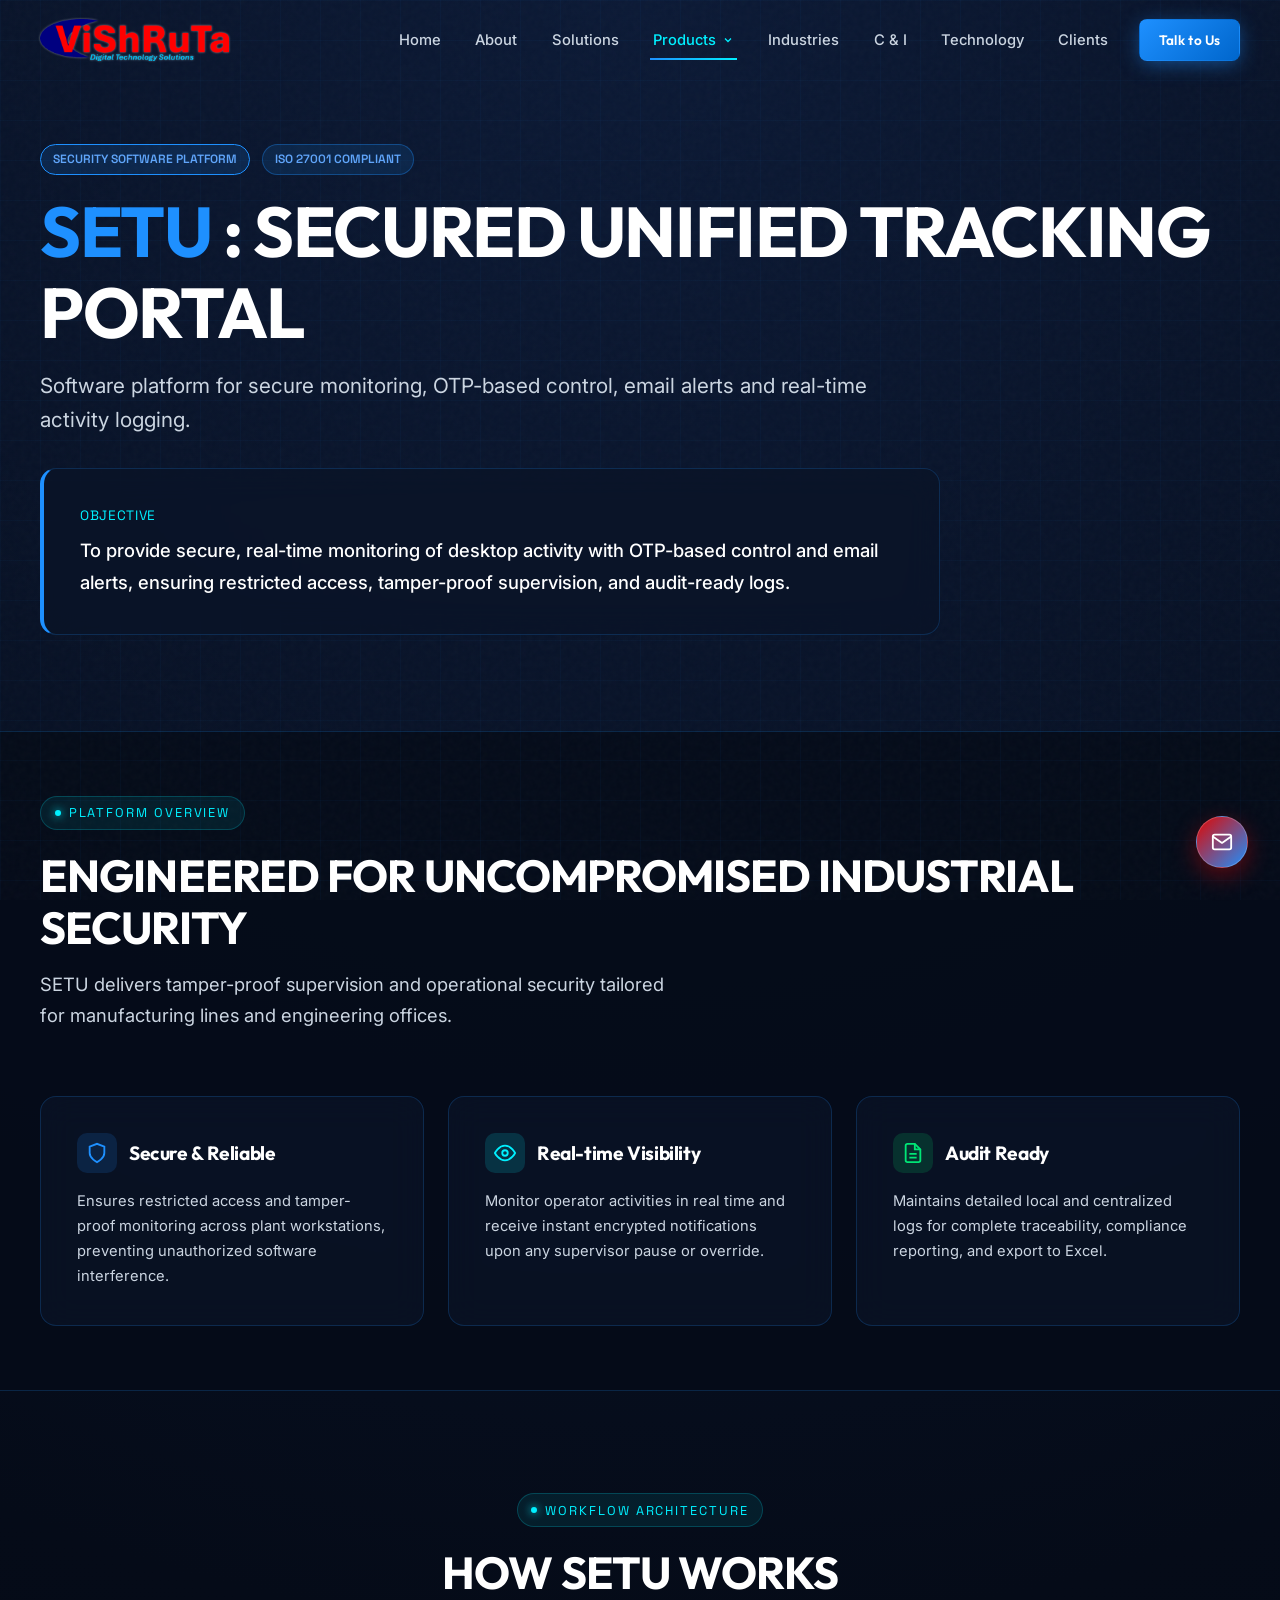
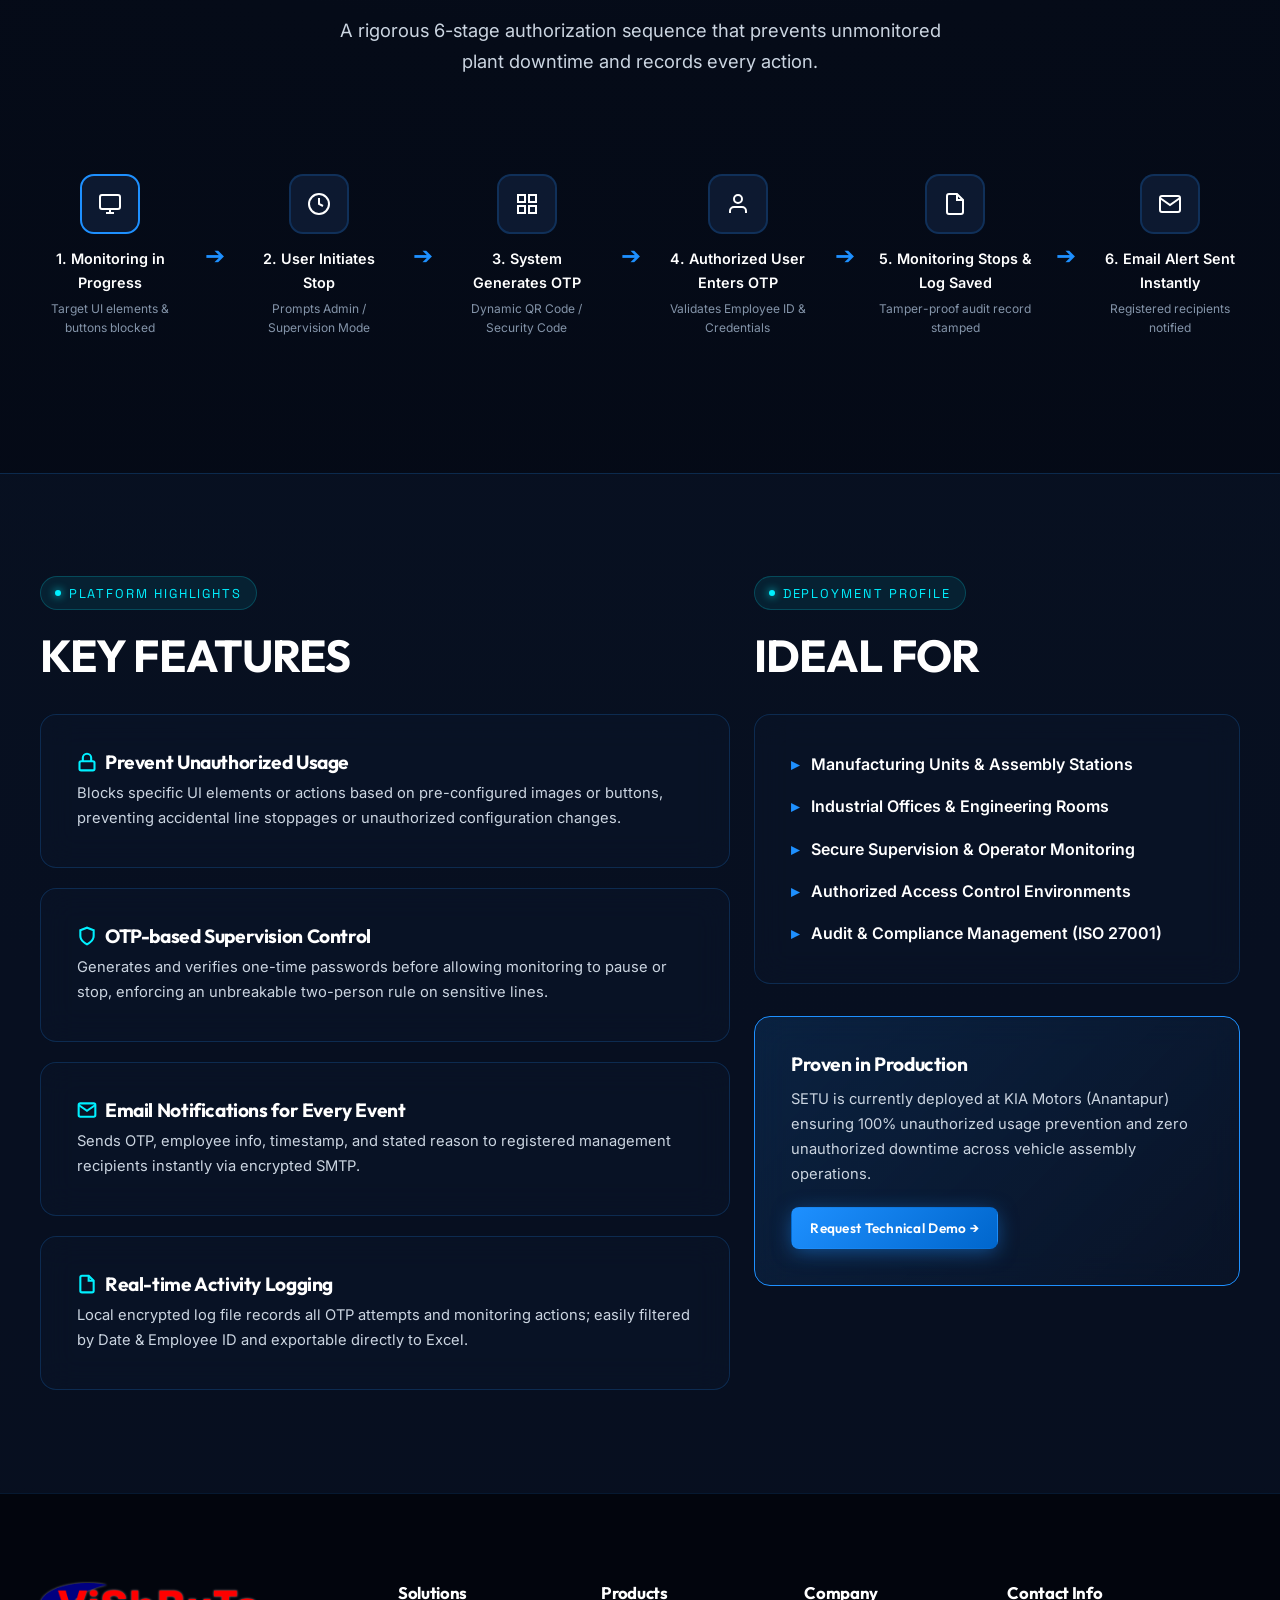
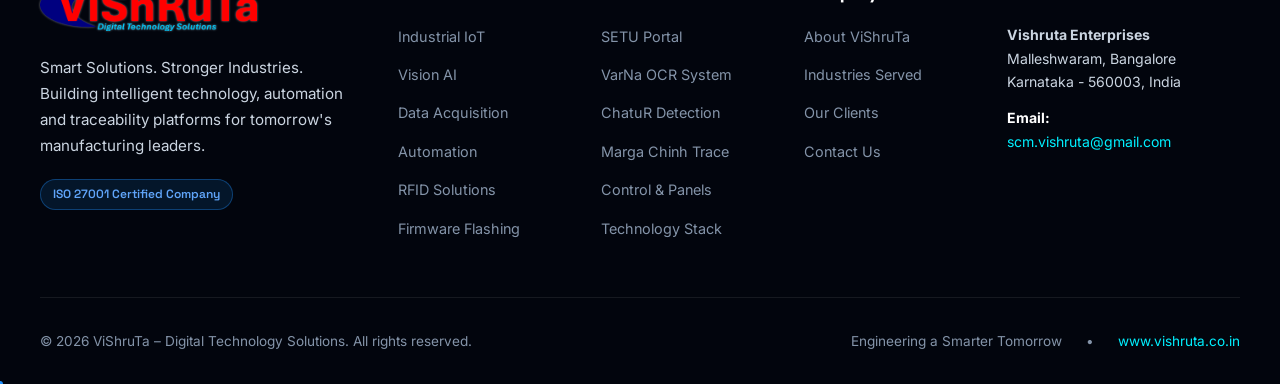
<file: product-setu.html>
<!DOCTYPE html>
<html lang="en">
<head>
  <meta charset="UTF-8">
  <meta name="viewport" content="width=device-width, initial-scale=1.0">
  <title>SETU – Secured Unified Tracking Portal | ViShruTa Industrial Security</title>
  <meta name="description" content="SETU by ViShruTa: Software platform for secure desktop monitoring, OTP-based supervision control, email alerts and tamper-proof real-time activity logging.">
  
  <link rel="icon" type="image/svg+xml" href="data:image/svg+xml,%3Csvg xmlns='http://www.w3.org/2000/svg' viewBox='0 0 32 32'%3E%3Crect width='32' height='32' rx='8' fill='%23050B18'/%3E%3Cpath d='M6 10h6l4 12 4-12h6' stroke='%23E10600' stroke-width='3' stroke-linecap='round' stroke-linejoin='round' fill='none'/%3E%3Ccircle cx='24' cy='10' r='2' fill='%2300F0FF'/%3E%3C/svg%3E">
  <link rel="stylesheet" href="css/main.css">
  <link rel="stylesheet" href="css/components.css">
  <link rel="stylesheet" href="css/animations.css">
</head>
<body>

  <div class="scroll-progress"></div>

  <!-- Header -->
  <header class="header">
    <div class="container navbar">
      <a href="index.html" class="logo-brand" aria-label="ViShruTa Home">
        <img src="images/logo.png" alt="ViShruTa – Digital Technology Solutions" class="logo-img">
      </a>

      <nav>
        <ul class="nav-links">
          <li class="nav-item"><a href="index.html" class="nav-link">Home</a></li>
          <li class="nav-item"><a href="about.html" class="nav-link">About</a></li>
          <li class="nav-item"><a href="solutions.html" class="nav-link">Solutions</a></li>
          <li class="nav-item">
            <a href="products.html" class="nav-link active">
              Products
              <svg width="12" height="12" viewBox="0 0 24 24" fill="none" stroke="currentColor" stroke-width="2.5"><path d="M6 9l6 6 6-6"/></svg>
            </a>
            <ul class="dropdown-menu">
              <li><a href="product-setu.html" class="dropdown-link active"><span style="color:var(--product-setu)">●</span> SETU (Secured Tracking)</a></li>
              <li><a href="product-varna.html" class="dropdown-link"><span style="color:var(--product-varna)">●</span> VarNa (Character OCR)</a></li>
              <li><a href="product-chatur.html" class="dropdown-link"><span style="color:var(--product-chatur)">●</span> ChatuR (Human Detection)</a></li>
              <li><a href="product-marga-chinh.html" class="dropdown-link"><span style="color:var(--product-marga)">●</span> Marga Chinh (Track & Trace)</a></li>
            </ul>
          </li>
          <li class="nav-item"><a href="industries.html" class="nav-link">Industries</a></li>
          <li class="nav-item"><a href="control-instrumentation.html" class="nav-link">C &amp; I</a></li>
          <li class="nav-item"><a href="technology.html" class="nav-link">Technology</a></li>
          <li class="nav-item"><a href="clients.html" class="nav-link">Clients</a></li>
          <li class="nav-item"><a href="contact.html" class="btn btn-primary btn-sm">Talk to Us</a></li>
        </ul>
      </nav>

      <button class="mobile-toggle" aria-label="Toggle navigation menu">
        <span></span><span></span><span></span>
      </button>
    </div>
  </header>

  <!-- Product Hero (Slide 8) -->
  <section class="section" style="padding-top: calc(var(--nav-height) + 4rem); padding-bottom: 3rem;">
    <div class="container">
      <div style="display:flex; align-items:center; gap:0.75rem; margin-bottom:1rem;">
        <span class="badge" style="background:rgba(30,144,255,0.15); color:#60A5FA; border-color:var(--accent-blue);">SECURITY SOFTWARE PLATFORM</span>
        <span class="badge badge-iso">ISO 27001 COMPLIANT</span>
      </div>
      
      <h1 style="margin-bottom: 1rem;">
        <span style="color:var(--product-setu);">SETU</span> : SECURED UNIFIED TRACKING PORTAL
      </h1>
      <p style="font-size: 1.3rem; color: var(--text-secondary); max-width: 840px; line-height: 1.6; margin-bottom: 2rem;">
        Software platform for secure monitoring, OTP-based control, email alerts and real-time activity logging.
      </p>

      <div class="glass-card" style="border-left: 4px solid var(--product-setu); max-width: 900px; margin-bottom: 3rem;">
        <div style="font-family: var(--font-mono); font-size: 0.85rem; color: var(--accent-cyan); text-transform: uppercase; margin-bottom: 0.5rem; letter-spacing: 0.05em;">
          OBJECTIVE
        </div>
        <p style="font-size: 1.15rem; color: #FFFFFF; font-weight: 500;">
          To provide secure, real-time monitoring of desktop activity with OTP-based control and email alerts, ensuring restricted access, tamper-proof supervision, and audit-ready logs.
        </p>
      </div>
    </div>
  </section>

  <!-- Platform Overview & Core Pillars (Slide 8) -->
  <section class="section-tight" style="background: rgba(5, 11, 24, 0.85); border-top: 1px solid var(--border-light); border-bottom: 1px solid var(--border-light);">
    <div class="container">
      <div class="section-title-wrap">
        <span class="section-tag">Platform Overview</span>
        <h2 class="section-title">ENGINEERED FOR UNCOMPROMISED INDUSTRIAL SECURITY</h2>
        <p class="section-desc">SETU delivers tamper-proof supervision and operational security tailored for manufacturing lines and engineering offices.</p>
      </div>

      <div class="bento-grid">
        <div class="col-4">
          <div class="glass-card tilt-card" style="height:100%;">
            <div style="display:flex; align-items:center; gap:0.75rem; margin-bottom:1rem;">
              <div style="width:40px; height:40px; border-radius:10px; background:rgba(30,144,255,0.15); display:flex; align-items:center; justify-content:center; color:var(--accent-blue);">
                <svg width="22" height="22" viewBox="0 0 24 24" fill="none" stroke="currentColor" stroke-width="2"><path d="M12 22s8-4 8-10V5l-8-3-8 3v7c0 6 8 10 8 10z"/></svg>
              </div>
              <h4 style="color:#FFFFFF;">Secure &amp; Reliable</h4>
            </div>
            <p style="font-size:0.92rem; color:var(--text-secondary);">Ensures restricted access and tamper-proof monitoring across plant workstations, preventing unauthorized software interference.</p>
          </div>
        </div>

        <div class="col-4">
          <div class="glass-card tilt-card" style="height:100%;">
            <div style="display:flex; align-items:center; gap:0.75rem; margin-bottom:1rem;">
              <div style="width:40px; height:40px; border-radius:10px; background:rgba(0,240,255,0.15); display:flex; align-items:center; justify-content:center; color:var(--accent-cyan);">
                <svg width="22" height="22" viewBox="0 0 24 24" fill="none" stroke="currentColor" stroke-width="2"><path d="M1 12s4-8 11-8 11 8 11 8-4 8-11 8-11-8-11-8z"/><circle cx="12" cy="12" r="3"/></svg>
              </div>
              <h4 style="color:#FFFFFF;">Real-time Visibility</h4>
            </div>
            <p style="font-size:0.92rem; color:var(--text-secondary);">Monitor operator activities in real time and receive instant encrypted notifications upon any supervisor pause or override.</p>
          </div>
        </div>

        <div class="col-4">
          <div class="glass-card tilt-card" style="height:100%;">
            <div style="display:flex; align-items:center; gap:0.75rem; margin-bottom:1rem;">
              <div style="width:40px; height:40px; border-radius:10px; background:rgba(0,230,118,0.15); display:flex; align-items:center; justify-content:center; color:#00E676;">
                <svg width="22" height="22" viewBox="0 0 24 24" fill="none" stroke="currentColor" stroke-width="2"><path d="M14 2H6a2 2 0 00-2 2v16a2 2 0 002 2h12a2 2 0 002-2V8z"/><polyline points="14 2 14 8 20 8"/><line x1="16" y1="13" x2="8" y2="13"/><line x1="16" y1="17" x2="8" y2="17"/></svg>
              </div>
              <h4 style="color:#FFFFFF;">Audit Ready</h4>
            </div>
            <p style="font-size:0.92rem; color:var(--text-secondary);">Maintains detailed local and centralized logs for complete traceability, compliance reporting, and export to Excel.</p>
          </div>
        </div>
      </div>
    </div>
  </section>

  <!-- How It Works Flow (Slide 8) -->
  <section class="section">
    <div class="container">
      <div class="section-title-wrap text-center" style="text-align: center;">
        <span class="section-tag">Workflow Architecture</span>
        <h2 class="section-title">HOW SETU WORKS</h2>
        <p class="section-desc" style="margin: 0 auto;">A rigorous 6-stage authorization sequence that prevents unmonitored plant downtime and records every action.</p>
      </div>

      <div class="flow-diagram">
        <div class="flow-step-node">
          <div class="flow-node-icon" style="border-color:var(--product-setu);">
            <svg width="24" height="24" viewBox="0 0 24 24" fill="none" stroke="currentColor" stroke-width="2"><rect x="2" y="3" width="20" height="14" rx="2" ry="2"/><line x1="8" y1="21" x2="16" y2="21"/><line x1="12" y1="17" x2="12" y2="21"/></svg>
          </div>
          <div class="flow-node-title">1. Monitoring in Progress</div>
          <div class="flow-node-desc">Target UI elements &amp; buttons blocked</div>
        </div>

        <div style="color:var(--product-setu); font-size:1.5rem;">➔</div>

        <div class="flow-step-node">
          <div class="flow-node-icon">
            <svg width="24" height="24" viewBox="0 0 24 24" fill="none" stroke="currentColor" stroke-width="2"><circle cx="12" cy="12" r="10"/><polyline points="12 6 12 12 16 14"/></svg>
          </div>
          <div class="flow-node-title">2. User Initiates Stop</div>
          <div class="flow-node-desc">Prompts Admin / Supervision Mode</div>
        </div>

        <div style="color:var(--product-setu); font-size:1.5rem;">➔</div>

        <div class="flow-step-node">
          <div class="flow-node-icon">
            <svg width="24" height="24" viewBox="0 0 24 24" fill="none" stroke="currentColor" stroke-width="2"><rect x="3" y="3" width="7" height="7"/><rect x="14" y="3" width="7" height="7"/><rect x="3" y="14" width="7" height="7"/><rect x="14" y="14" width="7" height="7"/></svg>
          </div>
          <div class="flow-node-title">3. System Generates OTP</div>
          <div class="flow-node-desc">Dynamic QR Code / Security Code</div>
        </div>

        <div style="color:var(--product-setu); font-size:1.5rem;">➔</div>

        <div class="flow-step-node">
          <div class="flow-node-icon">
            <svg width="24" height="24" viewBox="0 0 24 24" fill="none" stroke="currentColor" stroke-width="2"><path d="M20 21v-2a4 4 0 00-4-4H8a4 4 0 00-4 4v2"/><circle cx="12" cy="7" r="4"/></svg>
          </div>
          <div class="flow-node-title">4. Authorized User Enters OTP</div>
          <div class="flow-node-desc">Validates Employee ID &amp; Credentials</div>
        </div>

        <div style="color:var(--product-setu); font-size:1.5rem;">➔</div>

        <div class="flow-step-node">
          <div class="flow-node-icon">
            <svg width="24" height="24" viewBox="0 0 24 24" fill="none" stroke="currentColor" stroke-width="2"><path d="M14 2H6a2 2 0 00-2 2v16a2 2 0 002 2h12a2 2 0 002-2V8z"/><polyline points="14 2 14 8 20 8"/></svg>
          </div>
          <div class="flow-node-title">5. Monitoring Stops &amp; Log Saved</div>
          <div class="flow-node-desc">Tamper-proof audit record stamped</div>
        </div>

        <div style="color:var(--product-setu); font-size:1.5rem;">➔</div>

        <div class="flow-step-node">
          <div class="flow-node-icon">
            <svg width="24" height="24" viewBox="0 0 24 24" fill="none" stroke="currentColor" stroke-width="2"><path d="M4 4h16c1.1 0 2 .9 2 2v12c0 1.1-.9 2-2 2H4c-1.1 0-2-.9-2-2V6c0-1.1.9-2 2-2z"/><polyline points="22,6 12,13 2,6"/></svg>
          </div>
          <div class="flow-node-title">6. Email Alert Sent Instantly</div>
          <div class="flow-node-desc">Registered recipients notified</div>
        </div>
      </div>
    </div>
  </section>

  <!-- Key Features & Ideal For (Slide 8) -->
  <section class="section" style="background: rgba(10, 20, 40, 0.6); border-top: 1px solid var(--border-light);">
    <div class="container">
      <div class="bento-grid">
        <!-- Key Features -->
        <div class="col-7">
          <span class="section-tag">Platform Highlights</span>
          <h2 style="margin-bottom: 2rem;">KEY FEATURES</h2>

          <div style="display:flex; flex-direction:column; gap:1.25rem;">
            <div class="glass-card">
              <h4 style="color:#FFFFFF; margin-bottom:0.5rem; display:flex; align-items:center; gap:0.5rem;">
                <svg width="20" height="20" viewBox="0 0 24 24" fill="none" stroke="var(--accent-cyan)" stroke-width="2.5"><rect x="3" y="11" width="18" height="11" rx="2" ry="2"/><path d="M7 11V7a5 5 0 0110 0v4"/></svg>
                Prevent Unauthorized Usage
              </h4>
              <p style="font-size:0.92rem; color:var(--text-secondary);">
                Blocks specific UI elements or actions based on pre-configured images or buttons, preventing accidental line stoppages or unauthorized configuration changes.
              </p>
            </div>

            <div class="glass-card">
              <h4 style="color:#FFFFFF; margin-bottom:0.5rem; display:flex; align-items:center; gap:0.5rem;">
                <svg width="20" height="20" viewBox="0 0 24 24" fill="none" stroke="var(--accent-cyan)" stroke-width="2.5"><path d="M12 22s8-4 8-10V5l-8-3-8 3v7c0 6 8 10 8 10z"/></svg>
                OTP-based Supervision Control
              </h4>
              <p style="font-size:0.92rem; color:var(--text-secondary);">
                Generates and verifies one-time passwords before allowing monitoring to pause or stop, enforcing an unbreakable two-person rule on sensitive lines.
              </p>
            </div>

            <div class="glass-card">
              <h4 style="color:#FFFFFF; margin-bottom:0.5rem; display:flex; align-items:center; gap:0.5rem;">
                <svg width="20" height="20" viewBox="0 0 24 24" fill="none" stroke="var(--accent-cyan)" stroke-width="2.5"><path d="M4 4h16c1.1 0 2 .9 2 2v12c0 1.1-.9 2-2 2H4c-1.1 0-2-.9-2-2V6c0-1.1.9-2 2-2z"/><polyline points="22,6 12,13 2,6"/></svg>
                Email Notifications for Every Event
              </h4>
              <p style="font-size:0.92rem; color:var(--text-secondary);">
                Sends OTP, employee info, timestamp, and stated reason to registered management recipients instantly via encrypted SMTP.
              </p>
            </div>

            <div class="glass-card">
              <h4 style="color:#FFFFFF; margin-bottom:0.5rem; display:flex; align-items:center; gap:0.5rem;">
                <svg width="20" height="20" viewBox="0 0 24 24" fill="none" stroke="var(--accent-cyan)" stroke-width="2.5"><path d="M14 2H6a2 2 0 00-2 2v16a2 2 0 002 2h12a2 2 0 002-2V8z"/><polyline points="14 2 14 8 20 8"/></svg>
                Real-time Activity Logging
              </h4>
              <p style="font-size:0.92rem; color:var(--text-secondary);">
                Local encrypted log file records all OTP attempts and monitoring actions; easily filtered by Date &amp; Employee ID and exportable directly to Excel.
              </p>
            </div>
          </div>
        </div>

        <!-- Ideal For & Value Delivery -->
        <div class="col-5">
          <span class="section-tag">Deployment Profile</span>
          <h2 style="margin-bottom: 2rem;">IDEAL FOR</h2>

          <div class="glass-card" style="margin-bottom: 2rem;">
            <ul style="list-style:none; display:flex; flex-direction:column; gap:1rem;">
              <li style="display:flex; align-items:center; gap:0.75rem; font-weight:600; color:#FFFFFF;">
                <span style="color:var(--product-setu);">▸</span> Manufacturing Units &amp; Assembly Stations
              </li>
              <li style="display:flex; align-items:center; gap:0.75rem; font-weight:600; color:#FFFFFF;">
                <span style="color:var(--product-setu);">▸</span> Industrial Offices &amp; Engineering Rooms
              </li>
              <li style="display:flex; align-items:center; gap:0.75rem; font-weight:600; color:#FFFFFF;">
                <span style="color:var(--product-setu);">▸</span> Secure Supervision &amp; Operator Monitoring
              </li>
              <li style="display:flex; align-items:center; gap:0.75rem; font-weight:600; color:#FFFFFF;">
                <span style="color:var(--product-setu);">▸</span> Authorized Access Control Environments
              </li>
              <li style="display:flex; align-items:center; gap:0.75rem; font-weight:600; color:#FFFFFF;">
                <span style="color:var(--product-setu);">▸</span> Audit &amp; Compliance Management (ISO 27001)
              </li>
            </ul>
          </div>

          <div class="glass-card" style="background:linear-gradient(135deg, rgba(30,144,255,0.15) 0%, rgba(10,20,40,0.8) 100%); border-color:var(--accent-blue);">
            <h4 style="color:#FFFFFF; margin-bottom:0.75rem;">Proven in Production</h4>
            <p style="font-size:0.92rem; color:var(--text-secondary); margin-bottom:1.25rem;">
              SETU is currently deployed at KIA Motors (Anantapur) ensuring 100% unauthorized usage prevention and zero unauthorized downtime across vehicle assembly operations.
            </p>
            <a href="contact.html" class="btn btn-primary btn-sm">Request Technical Demo &rarr;</a>
          </div>
        </div>
      </div>
    </div>
  </section>

  <!-- Footer -->
  <footer class="footer">
    <div class="container">
      <div class="footer-grid">
        <div class="footer-brand">
          <a href="index.html" class="logo-brand" aria-label="ViShruTa Home">
            <img src="images/logo.png" alt="ViShruTa – Digital Technology Solutions" class="logo-img">
          </a>
          <p>
            Smart Solutions. Stronger Industries. Building intelligent technology, automation and traceability platforms for tomorrow's manufacturing leaders.
          </p>
          <div style="margin-top: 1.25rem;">
            <span class="badge badge-iso">ISO 27001 Certified Company</span>
          </div>
        </div>

        <div>
          <h4 class="footer-heading">Solutions</h4>
          <ul class="footer-links">
            <li><a href="solutions.html#industrial-iot" class="footer-link">Industrial IoT</a></li>
            <li><a href="solutions.html#vision-ai" class="footer-link">Vision AI</a></li>
            <li><a href="solutions.html#data-acquisition" class="footer-link">Data Acquisition</a></li>
            <li><a href="solutions.html#automation" class="footer-link">Automation</a></li>
            <li><a href="solutions.html#rfid-solutions" class="footer-link">RFID Solutions</a></li>
            <li><a href="solutions.html#firmware-flashing" class="footer-link">Firmware Flashing</a></li>
          </ul>
        </div>

        <div>
          <h4 class="footer-heading">Products</h4>
          <ul class="footer-links">
            <li><a href="product-setu.html" class="footer-link">SETU Portal</a></li>
            <li><a href="product-varna.html" class="footer-link">VarNa OCR System</a></li>
            <li><a href="product-chatur.html" class="footer-link">ChatuR Detection</a></li>
            <li><a href="product-marga-chinh.html" class="footer-link">Marga Chinh Trace</a></li>
            <li><a href="control-instrumentation.html" class="footer-link">Control &amp; Panels</a></li>
            <li><a href="technology.html" class="footer-link">Technology Stack</a></li>
          </ul>
        </div>

        <div>
          <h4 class="footer-heading">Company</h4>
          <ul class="footer-links">
            <li><a href="about.html" class="footer-link">About ViShruTa</a></li>
            <li><a href="industries.html" class="footer-link">Industries Served</a></li>
            <li><a href="clients.html" class="footer-link">Our Clients</a></li>
            <li><a href="contact.html" class="footer-link">Contact Us</a></li>
          </ul>
        </div>

        <div>
          <h4 class="footer-heading">Contact Info</h4>
          <p style="font-size: 0.88rem; color: var(--text-secondary); margin-bottom: 0.75rem;">
            <strong>Vishruta Enterprises</strong><br>
            Malleshwaram, Bangalore<br>
            Karnataka - 560003, India
          </p>
          <p style="font-size: 0.88rem; color: var(--text-secondary); margin-bottom: 0.5rem;">
            <strong style="color:var(--text-primary);">Email:</strong><br>
            <a href="mailto:scm.vishruta@gmail.com" style="color:var(--accent-cyan); word-break:break-all;">scm.vishruta@gmail.com</a>
          </p>
        </div>
      </div>

      <div class="footer-bottom">
        <div>
          &copy; 2026 ViShruTa – Digital Technology Solutions. All rights reserved.
        </div>
        <div style="display:flex; gap:1.5rem; align-items:center;">
          <span>Engineering a Smarter Tomorrow</span>
          <span>•</span>
          <a href="https://www.vishruta.co.in" target="_blank" rel="noopener" style="color:var(--accent-cyan);">www.vishruta.co.in</a>
        </div>
      </div>
    </div>
  </footer>

  <div class="floating-actions">
    <a href="mailto:scm.vishruta@gmail.com" class="btn-float btn-float-email" aria-label="Email ViShruTa" title="Email scm.vishruta@gmail.com">
      <svg width="22" height="22" viewBox="0 0 24 24" fill="none" stroke="currentColor" stroke-width="2" stroke-linecap="round" stroke-linejoin="round"><path d="M4 4h16c1.1 0 2 .9 2 2v12c0 1.1-.9 2-2 2H4c-1.1 0-2-.9-2-2V6c0-1.1.9-2 2-2z"/><polyline points="22,6 12,13 2,6"/></svg>
    </a>
  </div>

  <script src="js/data.js"></script>
  <script src="js/main.js"></script>
</body>
</html>
</file>
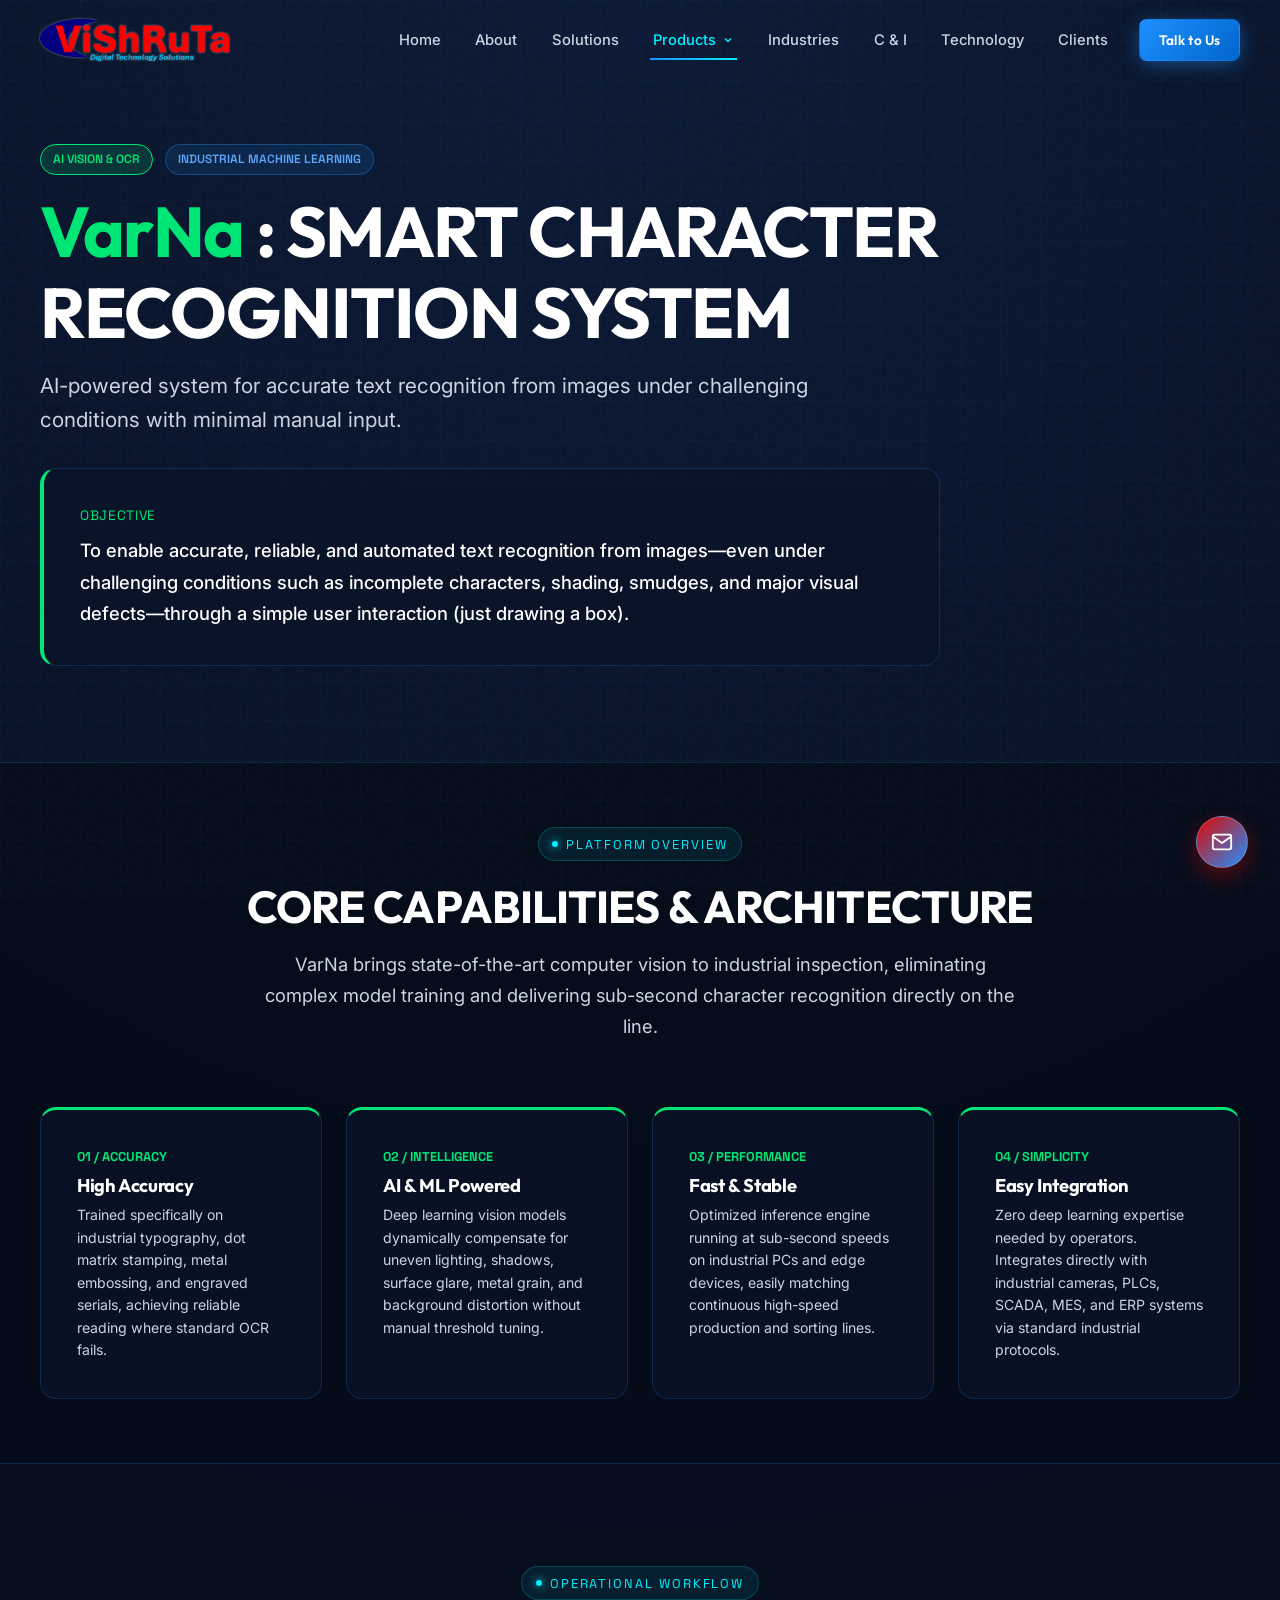
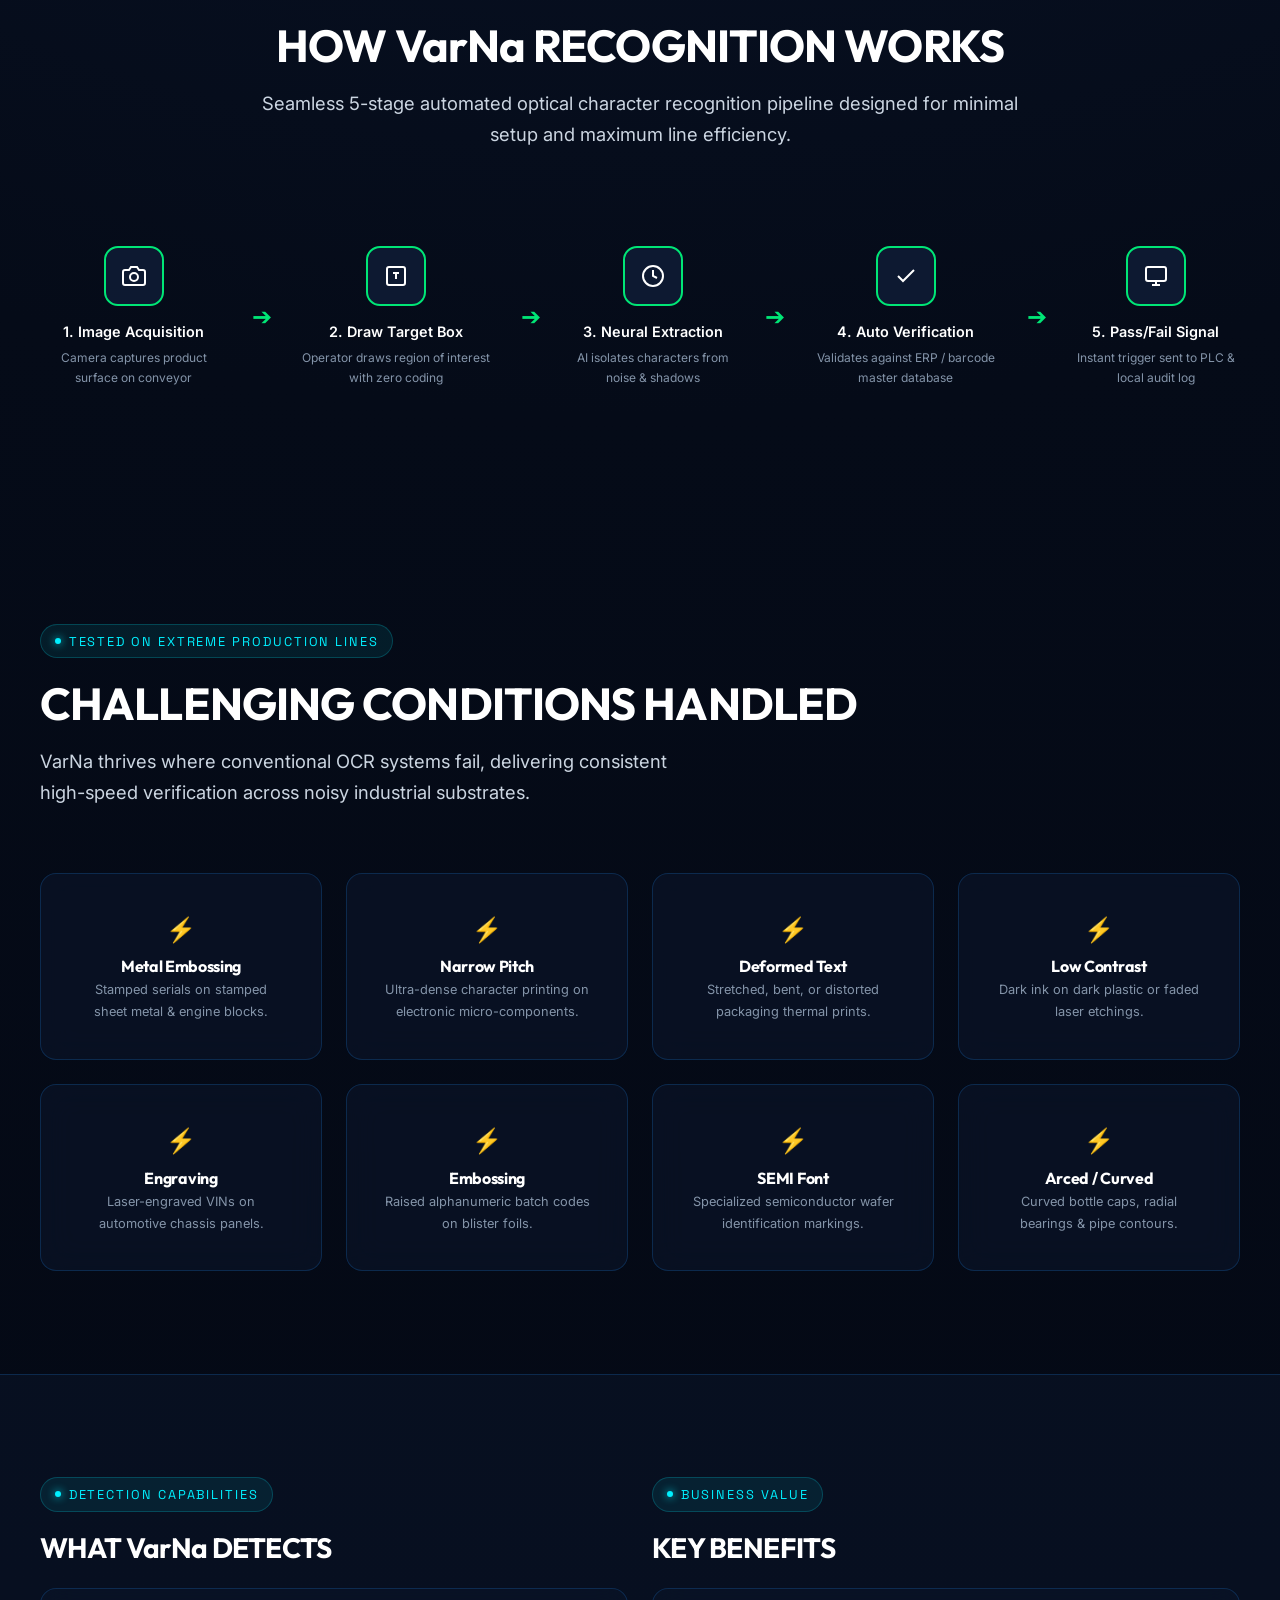
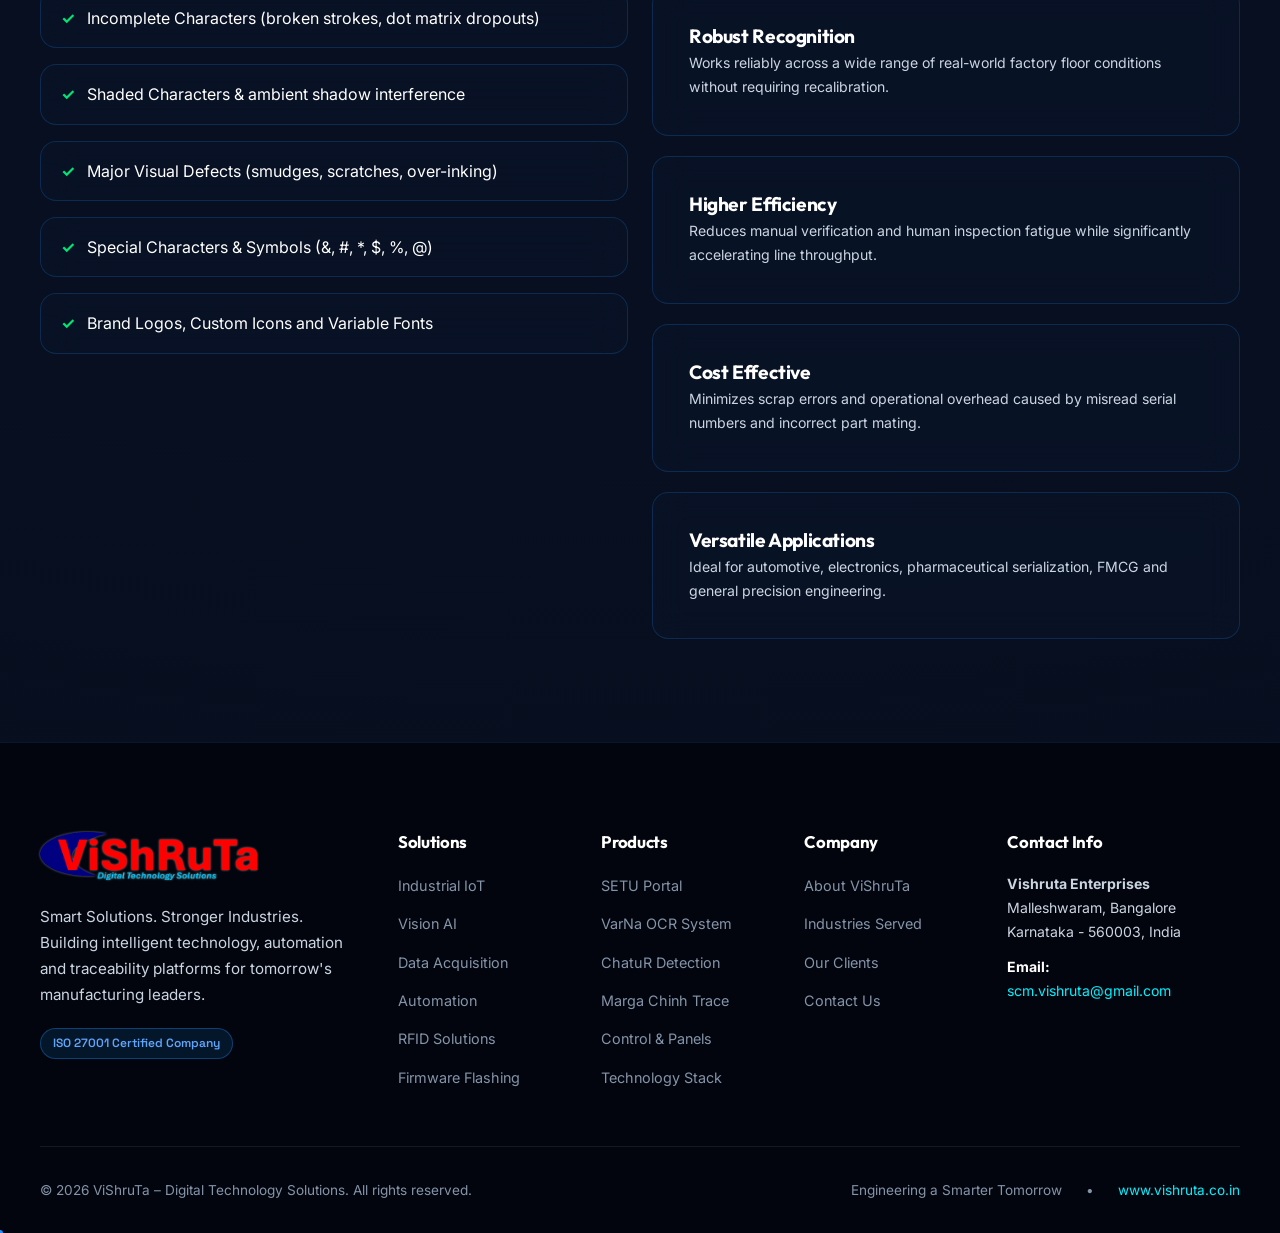
<file: product-varna.html>
<!DOCTYPE html>
<html lang="en">
<head>
  <meta charset="UTF-8">
  <meta name="viewport" content="width=device-width, initial-scale=1.0">
  <title>VarNa – Smart Character Recognition System | ViShruTa AI Vision</title>
  <meta name="description" content="VarNa AI OCR by ViShruTa: Accurate text recognition from industrial images under tough conditions (metal embossing, engraving, low contrast) by simply drawing a box.">
  
  <link rel="icon" type="image/svg+xml" href="data:image/svg+xml,%3Csvg xmlns='http://www.w3.org/2000/svg' viewBox='0 0 32 32'%3E%3Crect width='32' height='32' rx='8' fill='%23050B18'/%3E%3Cpath d='M6 10h6l4 12 4-12h6' stroke='%23E10600' stroke-width='3' stroke-linecap='round' stroke-linejoin='round' fill='none'/%3E%3Ccircle cx='24' cy='10' r='2' fill='%2300F0FF'/%3E%3C/svg%3E">
  <link rel="stylesheet" href="css/main.css">
  <link rel="stylesheet" href="css/components.css">
  <link rel="stylesheet" href="css/animations.css">
</head>
<body>

  <div class="scroll-progress"></div>

  <!-- Header -->
  <header class="header">
    <div class="container navbar">
      <a href="index.html" class="logo-brand" aria-label="ViShruTa Home">
        <img src="images/logo.png" alt="ViShruTa – Digital Technology Solutions" class="logo-img">
      </a>

      <nav>
        <ul class="nav-links">
          <li class="nav-item"><a href="index.html" class="nav-link">Home</a></li>
          <li class="nav-item"><a href="about.html" class="nav-link">About</a></li>
          <li class="nav-item"><a href="solutions.html" class="nav-link">Solutions</a></li>
          <li class="nav-item">
            <a href="products.html" class="nav-link active">
              Products
              <svg width="12" height="12" viewBox="0 0 24 24" fill="none" stroke="currentColor" stroke-width="2.5"><path d="M6 9l6 6 6-6"/></svg>
            </a>
            <ul class="dropdown-menu">
              <li><a href="product-setu.html" class="dropdown-link"><span style="color:var(--product-setu)">●</span> SETU (Secured Tracking)</a></li>
              <li><a href="product-varna.html" class="dropdown-link active"><span style="color:var(--product-varna)">●</span> VarNa (Character OCR)</a></li>
              <li><a href="product-chatur.html" class="dropdown-link"><span style="color:var(--product-chatur)">●</span> ChatuR (Human Detection)</a></li>
              <li><a href="product-marga-chinh.html" class="dropdown-link"><span style="color:var(--product-marga)">●</span> Marga Chinh (Track & Trace)</a></li>
            </ul>
          </li>
          <li class="nav-item"><a href="industries.html" class="nav-link">Industries</a></li>
          <li class="nav-item"><a href="control-instrumentation.html" class="nav-link">C &amp; I</a></li>
          <li class="nav-item"><a href="technology.html" class="nav-link">Technology</a></li>
          <li class="nav-item"><a href="clients.html" class="nav-link">Clients</a></li>
          <li class="nav-item"><a href="contact.html" class="btn btn-primary btn-sm">Talk to Us</a></li>
        </ul>
      </nav>

      <button class="mobile-toggle" aria-label="Toggle navigation menu">
        <span></span><span></span><span></span>
      </button>
    </div>
  </header>

  <!-- Product Hero (Slide 9) -->
  <section class="section" style="padding-top: calc(var(--nav-height) + 4rem); padding-bottom: 3rem;">
    <div class="container">
      <div style="display:flex; align-items:center; gap:0.75rem; margin-bottom:1rem;">
        <span class="badge" style="background:rgba(0,230,118,0.15); color:var(--product-varna); border-color:var(--product-varna);">AI VISION &amp; OCR</span>
        <span class="badge badge-iso">INDUSTRIAL MACHINE LEARNING</span>
      </div>
      
      <h1 style="margin-bottom: 1rem;">
        <span style="color:var(--product-varna);">VarNa</span> : SMART CHARACTER RECOGNITION SYSTEM
      </h1>
      <p style="font-size: 1.3rem; color: var(--text-secondary); max-width: 840px; line-height: 1.6; margin-bottom: 2rem;">
        AI-powered system for accurate text recognition from images under challenging conditions with minimal manual input.
      </p>

      <div class="glass-card" style="border-left: 4px solid var(--product-varna); max-width: 900px; margin-bottom: 3rem;">
        <div style="font-family: var(--font-mono); font-size: 0.85rem; color: var(--product-varna); text-transform: uppercase; margin-bottom: 0.5rem; letter-spacing: 0.05em;">
          OBJECTIVE
        </div>
        <p style="font-size: 1.15rem; color: #FFFFFF; font-weight: 500;">
          To enable accurate, reliable, and automated text recognition from images—even under challenging conditions such as incomplete characters, shading, smudges, and major visual defects—through a simple user interaction (just drawing a box).
        </p>
      </div>
    </div>
  </section>

  <!-- Platform Overview (Slide 9) -->
  <section class="section-tight" style="background: rgba(5, 11, 24, 0.85); border-top: 1px solid var(--border-light); border-bottom: 1px solid var(--border-light);">
    <div class="container">
      <div class="section-title-wrap text-center" style="text-align: center;">
        <span class="section-tag">Platform Overview</span>
        <h2 class="section-title">CORE CAPABILITIES &amp; ARCHITECTURE</h2>
        <p class="section-desc" style="margin: 0 auto; max-width: 760px;">
          VarNa brings state-of-the-art computer vision to industrial inspection, eliminating complex model training and delivering sub-second character recognition directly on the line.
        </p>
      </div>

      <div class="bento-grid">
        <div class="col-3">
          <div class="glass-card" style="height:100%; border-top: 3px solid var(--product-varna);">
            <div style="font-family: var(--font-mono); font-size: 0.8rem; color: var(--product-varna); margin-bottom: 0.5rem; font-weight: 700;">
              01 / ACCURACY
            </div>
            <h3 style="font-size: 1.15rem; color: #FFFFFF; margin-bottom: 0.5rem;">High Accuracy</h3>
            <p style="font-size: 0.88rem; color: var(--text-secondary); line-height: 1.6;">
              Trained specifically on industrial typography, dot matrix stamping, metal embossing, and engraved serials, achieving reliable reading where standard OCR fails.
            </p>
          </div>
        </div>

        <div class="col-3">
          <div class="glass-card" style="height:100%; border-top: 3px solid var(--product-varna);">
            <div style="font-family: var(--font-mono); font-size: 0.8rem; color: var(--product-varna); margin-bottom: 0.5rem; font-weight: 700;">
              02 / INTELLIGENCE
            </div>
            <h3 style="font-size: 1.15rem; color: #FFFFFF; margin-bottom: 0.5rem;">AI &amp; ML Powered</h3>
            <p style="font-size: 0.88rem; color: var(--text-secondary); line-height: 1.6;">
              Deep learning vision models dynamically compensate for uneven lighting, shadows, surface glare, metal grain, and background distortion without manual threshold tuning.
            </p>
          </div>
        </div>

        <div class="col-3">
          <div class="glass-card" style="height:100%; border-top: 3px solid var(--product-varna);">
            <div style="font-family: var(--font-mono); font-size: 0.8rem; color: var(--product-varna); margin-bottom: 0.5rem; font-weight: 700;">
              03 / PERFORMANCE
            </div>
            <h3 style="font-size: 1.15rem; color: #FFFFFF; margin-bottom: 0.5rem;">Fast &amp; Stable</h3>
            <p style="font-size: 0.88rem; color: var(--text-secondary); line-height: 1.6;">
              Optimized inference engine running at sub-second speeds on industrial PCs and edge devices, easily matching continuous high-speed production and sorting lines.
            </p>
          </div>
        </div>

        <div class="col-3">
          <div class="glass-card" style="height:100%; border-top: 3px solid var(--product-varna);">
            <div style="font-family: var(--font-mono); font-size: 0.8rem; color: var(--product-varna); margin-bottom: 0.5rem; font-weight: 700;">
              04 / SIMPLICITY
            </div>
            <h3 style="font-size: 1.15rem; color: #FFFFFF; margin-bottom: 0.5rem;">Easy Integration</h3>
            <p style="font-size: 0.88rem; color: var(--text-secondary); line-height: 1.6;">
              Zero deep learning expertise needed by operators. Integrates directly with industrial cameras, PLCs, SCADA, MES, and ERP systems via standard industrial protocols.
            </p>
          </div>
        </div>
      </div>
    </div>
  </section>

  <!-- How It Works Architecture (Slide 9) -->
  <section class="section">
    <div class="container">
      <div class="section-title-wrap text-center" style="text-align: center;">
        <span class="section-tag">Operational Workflow</span>
        <h2 class="section-title">HOW VarNa RECOGNITION WORKS</h2>
        <p class="section-desc" style="margin: 0 auto; max-width: 760px;">
          Seamless 5-stage automated optical character recognition pipeline designed for minimal setup and maximum line efficiency.
        </p>
      </div>

      <div class="flow-diagram">
        <div class="flow-step-node">
          <div class="flow-node-icon" style="border-color: var(--product-varna);">
            <svg width="24" height="24" viewBox="0 0 24 24" fill="none" stroke="currentColor" stroke-width="2"><path d="M23 19a2 2 0 0 1-2 2H3a2 2 0 0 1-2-2V8a2 2 0 0 1 2-2h4l2-3h6l2 3h4a2 2 0 0 1 2 2z"/><circle cx="12" cy="13" r="4"/></svg>
          </div>
          <div class="flow-node-title">1. Image Acquisition</div>
          <div class="flow-node-desc">Camera captures product surface on conveyor</div>
        </div>

        <div style="color:var(--product-varna); font-size:1.5rem;">➔</div>

        <div class="flow-step-node">
          <div class="flow-node-icon" style="border-color: var(--product-varna);">
            <svg width="24" height="24" viewBox="0 0 24 24" fill="none" stroke="currentColor" stroke-width="2"><rect x="3" y="3" width="18" height="18" rx="2"/><line x1="9" y1="9" x2="15" y2="9"/><line x1="12" y1="9" x2="12" y2="15"/></svg>
          </div>
          <div class="flow-node-title">2. Draw Target Box</div>
          <div class="flow-node-desc">Operator draws region of interest with zero coding</div>
        </div>

        <div style="color:var(--product-varna); font-size:1.5rem;">➔</div>

        <div class="flow-step-node">
          <div class="flow-node-icon" style="border-color: var(--product-varna);">
            <svg width="24" height="24" viewBox="0 0 24 24" fill="none" stroke="currentColor" stroke-width="2"><circle cx="12" cy="12" r="10"/><path d="M12 6v6l4 2"/></svg>
          </div>
          <div class="flow-node-title">3. Neural Extraction</div>
          <div class="flow-node-desc">AI isolates characters from noise &amp; shadows</div>
        </div>

        <div style="color:var(--product-varna); font-size:1.5rem;">➔</div>

        <div class="flow-step-node">
          <div class="flow-node-icon" style="border-color: var(--product-varna);">
            <svg width="24" height="24" viewBox="0 0 24 24" fill="none" stroke="currentColor" stroke-width="2"><polyline points="20 6 9 17 4 12"/></svg>
          </div>
          <div class="flow-node-title">4. Auto Verification</div>
          <div class="flow-node-desc">Validates against ERP / barcode master database</div>
        </div>

        <div style="color:var(--product-varna); font-size:1.5rem;">➔</div>

        <div class="flow-step-node">
          <div class="flow-node-icon" style="border-color: var(--product-varna);">
            <svg width="24" height="24" viewBox="0 0 24 24" fill="none" stroke="currentColor" stroke-width="2"><rect x="2" y="3" width="20" height="14" rx="2" ry="2"/><line x1="8" y1="21" x2="16" y2="21"/><line x1="12" y1="17" x2="12" y2="21"/></svg>
          </div>
          <div class="flow-node-title">5. Pass/Fail Signal</div>
          <div class="flow-node-desc">Instant trigger sent to PLC &amp; local audit log</div>
        </div>
      </div>
    </div>
  </section>

  <!-- Challenging Conditions Handled (Slide 9) -->
  <section class="section">
    <div class="container">
      <div class="section-title-wrap">
        <span class="section-tag">Tested on Extreme Production Lines</span>
        <h2 class="section-title">CHALLENGING CONDITIONS HANDLED</h2>
        <p class="section-desc">VarNa thrives where conventional OCR systems fail, delivering consistent high-speed verification across noisy industrial substrates.</p>
      </div>

      <div class="bento-grid">
        <div class="col-3">
          <div class="glass-card" style="text-align:center;">
            <div style="font-size:1.5rem; margin-bottom:0.5rem; color:var(--product-varna);">⚡</div>
            <h4 style="color:#FFFFFF; font-size:1rem; margin-bottom:0.25rem;">Metal Embossing</h4>
            <p style="font-size:0.8rem; color:var(--text-muted);">Stamped serials on stamped sheet metal &amp; engine blocks.</p>
          </div>
        </div>
        <div class="col-3">
          <div class="glass-card" style="text-align:center;">
            <div style="font-size:1.5rem; margin-bottom:0.5rem; color:var(--product-varna);">⚡</div>
            <h4 style="color:#FFFFFF; font-size:1rem; margin-bottom:0.25rem;">Narrow Pitch</h4>
            <p style="font-size:0.8rem; color:var(--text-muted);">Ultra-dense character printing on electronic micro-components.</p>
          </div>
        </div>
        <div class="col-3">
          <div class="glass-card" style="text-align:center;">
            <div style="font-size:1.5rem; margin-bottom:0.5rem; color:var(--product-varna);">⚡</div>
            <h4 style="color:#FFFFFF; font-size:1rem; margin-bottom:0.25rem;">Deformed Text</h4>
            <p style="font-size:0.8rem; color:var(--text-muted);">Stretched, bent, or distorted packaging thermal prints.</p>
          </div>
        </div>
        <div class="col-3">
          <div class="glass-card" style="text-align:center;">
            <div style="font-size:1.5rem; margin-bottom:0.5rem; color:var(--product-varna);">⚡</div>
            <h4 style="color:#FFFFFF; font-size:1rem; margin-bottom:0.25rem;">Low Contrast</h4>
            <p style="font-size:0.8rem; color:var(--text-muted);">Dark ink on dark plastic or faded laser etchings.</p>
          </div>
        </div>
        <div class="col-3">
          <div class="glass-card" style="text-align:center;">
            <div style="font-size:1.5rem; margin-bottom:0.5rem; color:var(--product-varna);">⚡</div>
            <h4 style="color:#FFFFFF; font-size:1rem; margin-bottom:0.25rem;">Engraving</h4>
            <p style="font-size:0.8rem; color:var(--text-muted);">Laser-engraved VINs on automotive chassis panels.</p>
          </div>
        </div>
        <div class="col-3">
          <div class="glass-card" style="text-align:center;">
            <div style="font-size:1.5rem; margin-bottom:0.5rem; color:var(--product-varna);">⚡</div>
            <h4 style="color:#FFFFFF; font-size:1rem; margin-bottom:0.25rem;">Embossing</h4>
            <p style="font-size:0.8rem; color:var(--text-muted);">Raised alphanumeric batch codes on blister foils.</p>
          </div>
        </div>
        <div class="col-3">
          <div class="glass-card" style="text-align:center;">
            <div style="font-size:1.5rem; margin-bottom:0.5rem; color:var(--product-varna);">⚡</div>
            <h4 style="color:#FFFFFF; font-size:1rem; margin-bottom:0.25rem;">SEMI Font</h4>
            <p style="font-size:0.8rem; color:var(--text-muted);">Specialized semiconductor wafer identification markings.</p>
          </div>
        </div>
        <div class="col-3">
          <div class="glass-card" style="text-align:center;">
            <div style="font-size:1.5rem; margin-bottom:0.5rem; color:var(--product-varna);">⚡</div>
            <h4 style="color:#FFFFFF; font-size:1rem; margin-bottom:0.25rem;">Arced / Curved</h4>
            <p style="font-size:0.8rem; color:var(--text-muted);">Curved bottle caps, radial bearings &amp; pipe contours.</p>
          </div>
        </div>
      </div>
    </div>
  </section>

  <!-- What VarNa Detects & Benefits (Slide 9) -->
  <section class="section" style="background: rgba(10, 20, 40, 0.6); border-top: 1px solid var(--border-light);">
    <div class="container">
      <div class="bento-grid">
        <div class="col-6">
          <span class="section-tag">Detection Capabilities</span>
          <h3 style="margin-bottom: 1.5rem; color: #FFFFFF;">WHAT VarNa DETECTS</h3>
          <ul style="list-style:none; display:flex; flex-direction:column; gap:1rem;">
            <li class="glass-card" style="padding:1rem 1.25rem; display:flex; align-items:center; gap:0.75rem;">
              <span style="color:var(--product-varna); font-weight:bold;">✓</span> Incomplete Characters (broken strokes, dot matrix dropouts)
            </li>
            <li class="glass-card" style="padding:1rem 1.25rem; display:flex; align-items:center; gap:0.75rem;">
              <span style="color:var(--product-varna); font-weight:bold;">✓</span> Shaded Characters &amp; ambient shadow interference
            </li>
            <li class="glass-card" style="padding:1rem 1.25rem; display:flex; align-items:center; gap:0.75rem;">
              <span style="color:var(--product-varna); font-weight:bold;">✓</span> Major Visual Defects (smudges, scratches, over-inking)
            </li>
            <li class="glass-card" style="padding:1rem 1.25rem; display:flex; align-items:center; gap:0.75rem;">
              <span style="color:var(--product-varna); font-weight:bold;">✓</span> Special Characters &amp; Symbols (&amp;, #, *, $, %, @)
            </li>
            <li class="glass-card" style="padding:1rem 1.25rem; display:flex; align-items:center; gap:0.75rem;">
              <span style="color:var(--product-varna); font-weight:bold;">✓</span> Brand Logos, Custom Icons and Variable Fonts
            </li>
          </ul>
        </div>

        <div class="col-6">
          <span class="section-tag">Business Value</span>
          <h3 style="margin-bottom: 1.5rem; color: #FFFFFF;">KEY BENEFITS</h3>
          <div style="display:flex; flex-direction:column; gap:1.25rem;">
            <div class="glass-card">
              <h4 style="color:#FFFFFF; margin-bottom:0.25rem;">Robust Recognition</h4>
              <p style="font-size:0.88rem; color:var(--text-secondary);">Works reliably across a wide range of real-world factory floor conditions without requiring recalibration.</p>
            </div>
            <div class="glass-card">
              <h4 style="color:#FFFFFF; margin-bottom:0.25rem;">Higher Efficiency</h4>
              <p style="font-size:0.88rem; color:var(--text-secondary);">Reduces manual verification and human inspection fatigue while significantly accelerating line throughput.</p>
            </div>
            <div class="glass-card">
              <h4 style="color:#FFFFFF; margin-bottom:0.25rem;">Cost Effective</h4>
              <p style="font-size:0.88rem; color:var(--text-secondary);">Minimizes scrap errors and operational overhead caused by misread serial numbers and incorrect part mating.</p>
            </div>
            <div class="glass-card">
              <h4 style="color:#FFFFFF; margin-bottom:0.25rem;">Versatile Applications</h4>
              <p style="font-size:0.88rem; color:var(--text-secondary);">Ideal for automotive, electronics, pharmaceutical serialization, FMCG and general precision engineering.</p>
            </div>
          </div>
        </div>
      </div>
    </div>
  </section>

  <!-- Footer -->
  <footer class="footer">
    <div class="container">
      <div class="footer-grid">
        <div class="footer-brand">
          <a href="index.html" class="logo-brand" aria-label="ViShruTa Home">
            <img src="images/logo.png" alt="ViShruTa – Digital Technology Solutions" class="logo-img">
          </a>
          <p>
            Smart Solutions. Stronger Industries. Building intelligent technology, automation and traceability platforms for tomorrow's manufacturing leaders.
          </p>
          <div style="margin-top: 1.25rem;">
            <span class="badge badge-iso">ISO 27001 Certified Company</span>
          </div>
        </div>

        <div>
          <h4 class="footer-heading">Solutions</h4>
          <ul class="footer-links">
            <li><a href="solutions.html#industrial-iot" class="footer-link">Industrial IoT</a></li>
            <li><a href="solutions.html#vision-ai" class="footer-link">Vision AI</a></li>
            <li><a href="solutions.html#data-acquisition" class="footer-link">Data Acquisition</a></li>
            <li><a href="solutions.html#automation" class="footer-link">Automation</a></li>
            <li><a href="solutions.html#rfid-solutions" class="footer-link">RFID Solutions</a></li>
            <li><a href="solutions.html#firmware-flashing" class="footer-link">Firmware Flashing</a></li>
          </ul>
        </div>

        <div>
          <h4 class="footer-heading">Products</h4>
          <ul class="footer-links">
            <li><a href="product-setu.html" class="footer-link">SETU Portal</a></li>
            <li><a href="product-varna.html" class="footer-link">VarNa OCR System</a></li>
            <li><a href="product-chatur.html" class="footer-link">ChatuR Detection</a></li>
            <li><a href="product-marga-chinh.html" class="footer-link">Marga Chinh Trace</a></li>
            <li><a href="control-instrumentation.html" class="footer-link">Control &amp; Panels</a></li>
            <li><a href="technology.html" class="footer-link">Technology Stack</a></li>
          </ul>
        </div>

        <div>
          <h4 class="footer-heading">Company</h4>
          <ul class="footer-links">
            <li><a href="about.html" class="footer-link">About ViShruTa</a></li>
            <li><a href="industries.html" class="footer-link">Industries Served</a></li>
            <li><a href="clients.html" class="footer-link">Our Clients</a></li>
            <li><a href="contact.html" class="footer-link">Contact Us</a></li>
          </ul>
        </div>

        <div>
          <h4 class="footer-heading">Contact Info</h4>
          <p style="font-size: 0.88rem; color: var(--text-secondary); margin-bottom: 0.75rem;">
            <strong>Vishruta Enterprises</strong><br>
            Malleshwaram, Bangalore<br>
            Karnataka - 560003, India
          </p>
          <p style="font-size: 0.88rem; color: var(--text-secondary); margin-bottom: 0.5rem;">
            <strong style="color:var(--text-primary);">Email:</strong><br>
            <a href="mailto:scm.vishruta@gmail.com" style="color:var(--accent-cyan); word-break:break-all;">scm.vishruta@gmail.com</a>
          </p>
        </div>
      </div>

      <div class="footer-bottom">
        <div>
          &copy; 2026 ViShruTa – Digital Technology Solutions. All rights reserved.
        </div>
        <div style="display:flex; gap:1.5rem; align-items:center;">
          <span>Engineering a Smarter Tomorrow</span>
          <span>•</span>
          <a href="https://www.vishruta.co.in" target="_blank" rel="noopener" style="color:var(--accent-cyan);">www.vishruta.co.in</a>
        </div>
      </div>
    </div>
  </footer>

  <div class="floating-actions">
    <a href="mailto:scm.vishruta@gmail.com" class="btn-float btn-float-email" aria-label="Email ViShruTa" title="Email scm.vishruta@gmail.com">
      <svg width="22" height="22" viewBox="0 0 24 24" fill="none" stroke="currentColor" stroke-width="2" stroke-linecap="round" stroke-linejoin="round"><path d="M4 4h16c1.1 0 2 .9 2 2v12c0 1.1-.9 2-2 2H4c-1.1 0-2-.9-2-2V6c0-1.1.9-2 2-2z"/><polyline points="22,6 12,13 2,6"/></svg>
    </a>
  </div>

  <script src="js/data.js"></script>
  <script src="js/interactive-demos.js"></script>
  <script src="js/main.js"></script>
</body>
</html>
</file>
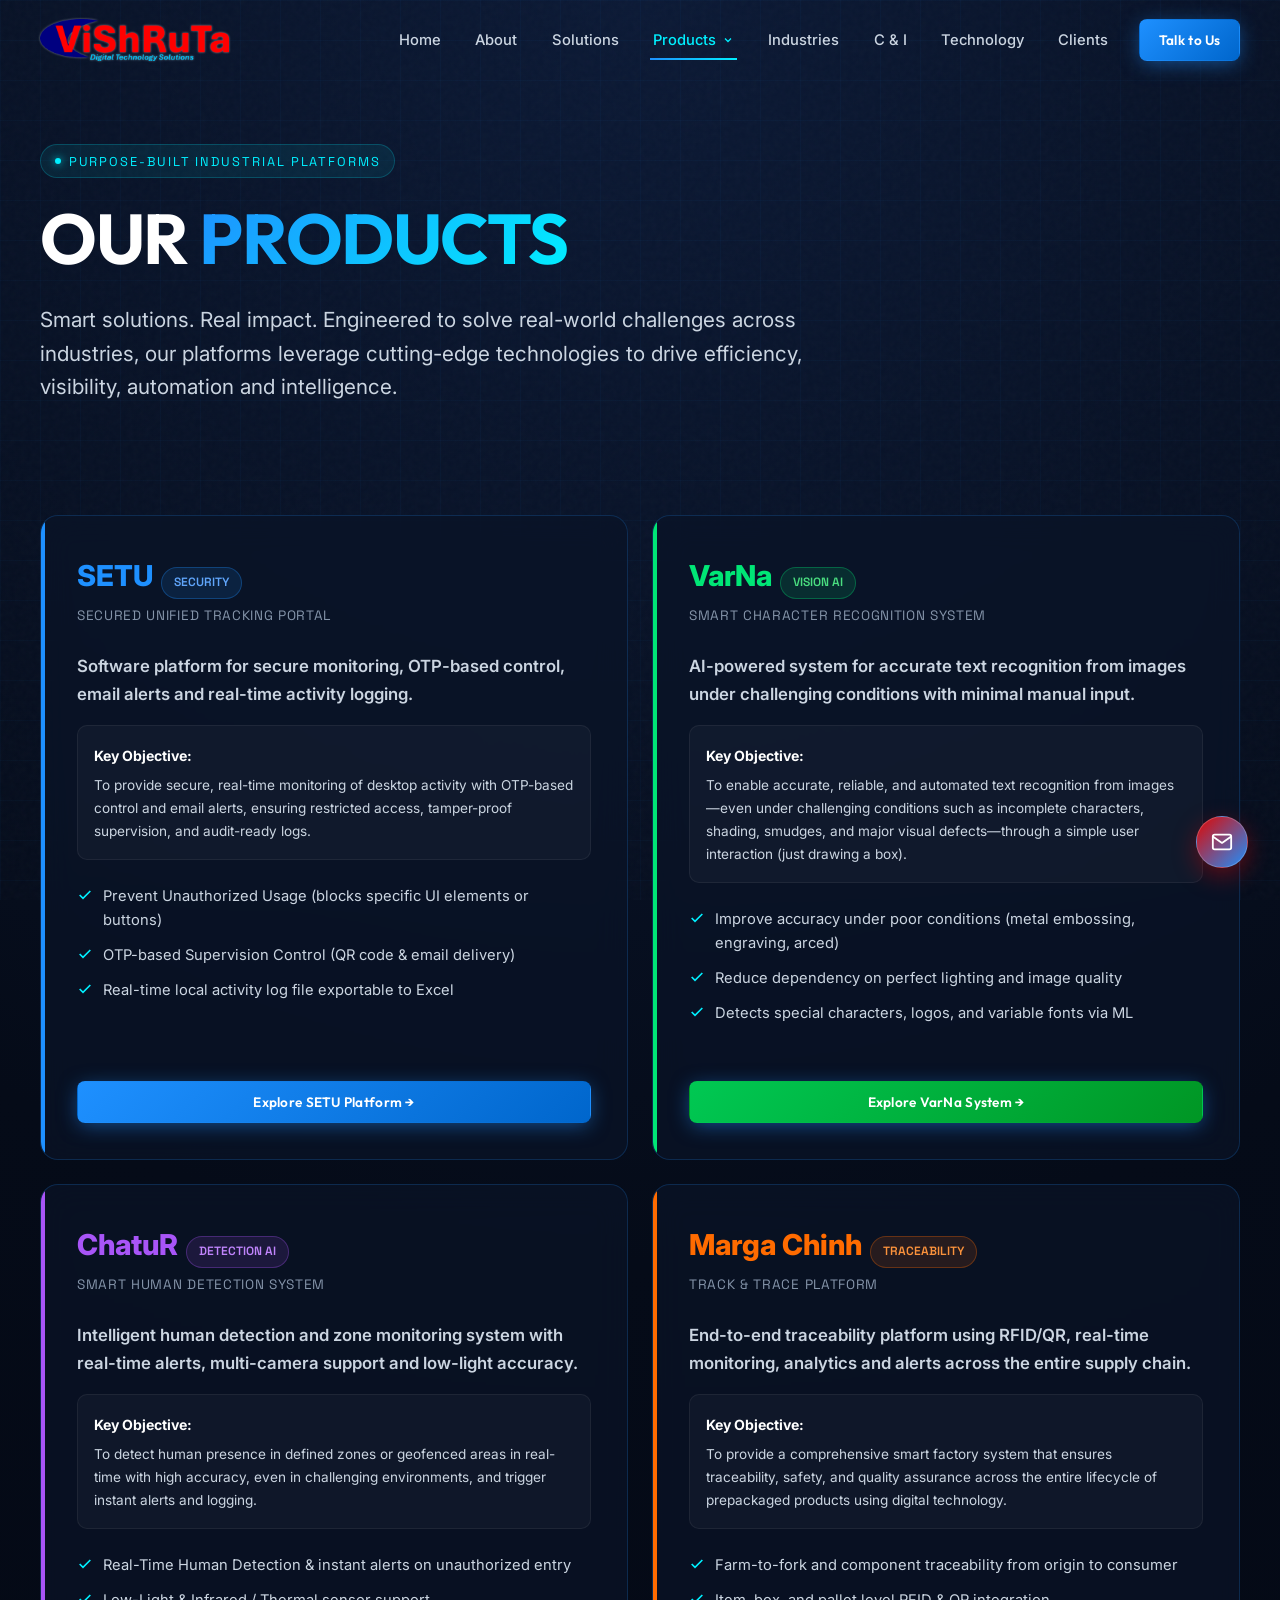
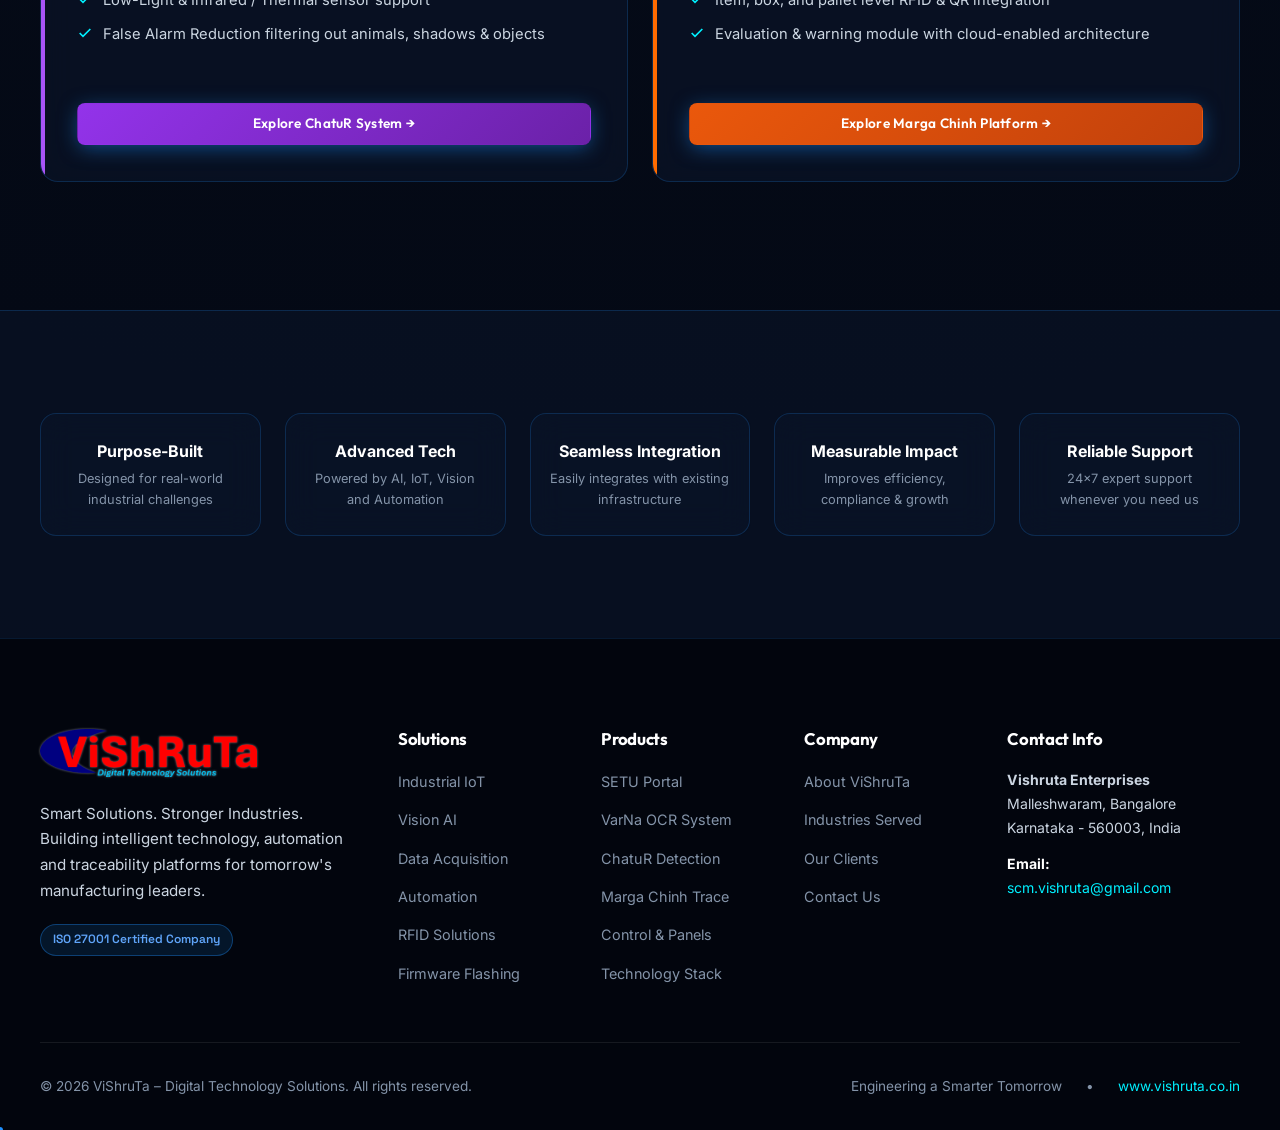
<file: products.html>
<!DOCTYPE html>
<html lang="en">
<head>
  <meta charset="UTF-8">
  <meta name="viewport" content="width=device-width, initial-scale=1.0">
  <title>Product Suite – ViShruTa | SETU, VarNa, ChatuR & Marga Chinh</title>
  <meta name="description" content="Purpose-built industrial platforms: SETU (Secured Tracking), VarNa (AI OCR), ChatuR (Human Detection AI), and Marga Chinh (Track & Trace).">
  
  <link rel="icon" type="image/svg+xml" href="data:image/svg+xml,%3Csvg xmlns='http://www.w3.org/2000/svg' viewBox='0 0 32 32'%3E%3Crect width='32' height='32' rx='8' fill='%23050B18'/%3E%3Cpath d='M6 10h6l4 12 4-12h6' stroke='%23E10600' stroke-width='3' stroke-linecap='round' stroke-linejoin='round' fill='none'/%3E%3Ccircle cx='24' cy='10' r='2' fill='%2300F0FF'/%3E%3C/svg%3E">
  <link rel="stylesheet" href="css/main.css">
  <link rel="stylesheet" href="css/components.css">
  <link rel="stylesheet" href="css/animations.css">
</head>
<body>

  <div class="scroll-progress"></div>

  <!-- Header -->
  <header class="header">
    <div class="container navbar">
      <a href="index.html" class="logo-brand" aria-label="ViShruTa Home">
        <img src="images/logo.png" alt="ViShruTa – Digital Technology Solutions" class="logo-img">
      </a>

      <nav>
        <ul class="nav-links">
          <li class="nav-item"><a href="index.html" class="nav-link">Home</a></li>
          <li class="nav-item"><a href="about.html" class="nav-link">About</a></li>
          <li class="nav-item"><a href="solutions.html" class="nav-link">Solutions</a></li>
          <li class="nav-item">
            <a href="products.html" class="nav-link active">
              Products
              <svg width="12" height="12" viewBox="0 0 24 24" fill="none" stroke="currentColor" stroke-width="2.5"><path d="M6 9l6 6 6-6"/></svg>
            </a>
            <ul class="dropdown-menu">
              <li><a href="product-setu.html" class="dropdown-link"><span style="color:var(--product-setu)">●</span> SETU (Secured Tracking)</a></li>
              <li><a href="product-varna.html" class="dropdown-link"><span style="color:var(--product-varna)">●</span> VarNa (Character OCR)</a></li>
              <li><a href="product-chatur.html" class="dropdown-link"><span style="color:var(--product-chatur)">●</span> ChatuR (Human Detection)</a></li>
              <li><a href="product-marga-chinh.html" class="dropdown-link"><span style="color:var(--product-marga)">●</span> Marga Chinh (Track & Trace)</a></li>
            </ul>
          </li>
          <li class="nav-item"><a href="industries.html" class="nav-link">Industries</a></li>
          <li class="nav-item"><a href="control-instrumentation.html" class="nav-link">C &amp; I</a></li>
          <li class="nav-item"><a href="technology.html" class="nav-link">Technology</a></li>
          <li class="nav-item"><a href="clients.html" class="nav-link">Clients</a></li>
          <li class="nav-item"><a href="contact.html" class="btn btn-primary btn-sm">Talk to Us</a></li>
        </ul>
      </nav>

      <button class="mobile-toggle" aria-label="Toggle navigation menu">
        <span></span><span></span><span></span>
      </button>
    </div>
  </header>

  <!-- Products Hero Banner -->
  <section class="section" style="padding-top: calc(var(--nav-height) + 4rem); padding-bottom: 3rem;">
    <div class="container">
      <span class="section-tag">Purpose-Built Industrial Platforms</span>
      <h1 style="margin-bottom: 1.5rem;">
        OUR <span class="text-gradient-accent">PRODUCTS</span>
      </h1>
      <p style="font-size: 1.3rem; color: var(--text-secondary); max-width: 820px; line-height: 1.6;">
        Smart solutions. Real impact. Engineered to solve real-world challenges across industries, our platforms leverage cutting-edge technologies to drive efficiency, visibility, automation and intelligence.
      </p>
    </div>
  </section>

  <!-- 4 Main Products Detailed Grid (Slide 7) -->
  <section class="section-tight">
    <div class="container">
      <div class="bento-grid">
        <!-- SETU -->
        <div class="col-6">
          <div class="product-card product-card-setu" style="height: 100%;">
            <div>
              <div class="product-header">
                <div class="product-brand-title">
                  <span class="product-name" style="color:var(--product-setu);">SETU</span>
                  <span class="badge" style="background:rgba(30,144,255,0.12); color:#60A5FA; border-color:rgba(30,144,255,0.3);">SECURITY</span>
                </div>
                <div class="product-subtitle">Secured Unified Tracking Portal</div>
              </div>
              <p class="product-tagline">Software platform for secure monitoring, OTP-based control, email alerts and real-time activity logging.</p>
              
              <div style="background:rgba(255,255,255,0.03); padding:1rem; border-radius:10px; margin-bottom:1.5rem; border:1px solid rgba(255,255,255,0.06);">
                <strong style="color:#FFFFFF; font-size:0.88rem;">Key Objective:</strong>
                <p style="font-size:0.85rem; color:var(--text-secondary); margin-top:0.35rem;">
                  To provide secure, real-time monitoring of desktop activity with OTP-based control and email alerts, ensuring restricted access, tamper-proof supervision, and audit-ready logs.
                </p>
              </div>

              <ul class="product-bullets">
                <li><svg viewBox="0 0 24 24" fill="none" stroke="currentColor" stroke-width="2.5"><polyline points="20 6 9 17 4 12"/></svg> Prevent Unauthorized Usage (blocks specific UI elements or buttons)</li>
                <li><svg viewBox="0 0 24 24" fill="none" stroke="currentColor" stroke-width="2.5"><polyline points="20 6 9 17 4 12"/></svg> OTP-based Supervision Control (QR code &amp; email delivery)</li>
                <li><svg viewBox="0 0 24 24" fill="none" stroke="currentColor" stroke-width="2.5"><polyline points="20 6 9 17 4 12"/></svg> Real-time local activity log file exportable to Excel</li>
              </ul>
            </div>

            <div style="margin-top:1.5rem;">
              <a href="product-setu.html" class="btn btn-primary btn-sm" style="width:100%;">Explore SETU Platform &rarr;</a>
            </div>
          </div>
        </div>

        <!-- VarNa -->
        <div class="col-6">
          <div class="product-card product-card-varna" style="height: 100%;">
            <div>
              <div class="product-header">
                <div class="product-brand-title">
                  <span class="product-name" style="color:var(--product-varna);">VarNa</span>
                  <span class="badge" style="background:rgba(0,230,118,0.12); color:#4ADE80; border-color:rgba(0,230,118,0.3);">VISION AI</span>
                </div>
                <div class="product-subtitle">Smart Character Recognition System</div>
              </div>
              <p class="product-tagline">AI-powered system for accurate text recognition from images under challenging conditions with minimal manual input.</p>

              <div style="background:rgba(255,255,255,0.03); padding:1rem; border-radius:10px; margin-bottom:1.5rem; border:1px solid rgba(255,255,255,0.06);">
                <strong style="color:#FFFFFF; font-size:0.88rem;">Key Objective:</strong>
                <p style="font-size:0.85rem; color:var(--text-secondary); margin-top:0.35rem;">
                  To enable accurate, reliable, and automated text recognition from images—even under challenging conditions such as incomplete characters, shading, smudges, and major visual defects—through a simple user interaction (just drawing a box).
                </p>
              </div>

              <ul class="product-bullets">
                <li><svg viewBox="0 0 24 24" fill="none" stroke="currentColor" stroke-width="2.5"><polyline points="20 6 9 17 4 12"/></svg> Improve accuracy under poor conditions (metal embossing, engraving, arced)</li>
                <li><svg viewBox="0 0 24 24" fill="none" stroke="currentColor" stroke-width="2.5"><polyline points="20 6 9 17 4 12"/></svg> Reduce dependency on perfect lighting and image quality</li>
                <li><svg viewBox="0 0 24 24" fill="none" stroke="currentColor" stroke-width="2.5"><polyline points="20 6 9 17 4 12"/></svg> Detects special characters, logos, and variable fonts via ML</li>
              </ul>
            </div>

            <div style="margin-top:1.5rem;">
              <a href="product-varna.html" class="btn btn-primary btn-sm" style="width:100%; background:linear-gradient(135deg, #00C853 0%, #009624 100%);">Explore VarNa System &rarr;</a>
            </div>
          </div>
        </div>

        <!-- ChatuR -->
        <div class="col-6">
          <div class="product-card product-card-chatur" style="height: 100%;">
            <div>
              <div class="product-header">
                <div class="product-brand-title">
                  <span class="product-name" style="color:var(--product-chatur);">ChatuR</span>
                  <span class="badge" style="background:rgba(168,85,247,0.12); color:#C084FC; border-color:rgba(168,85,247,0.3);">DETECTION AI</span>
                </div>
                <div class="product-subtitle">Smart Human Detection System</div>
              </div>
              <p class="product-tagline">Intelligent human detection and zone monitoring system with real-time alerts, multi-camera support and low-light accuracy.</p>

              <div style="background:rgba(255,255,255,0.03); padding:1rem; border-radius:10px; margin-bottom:1.5rem; border:1px solid rgba(255,255,255,0.06);">
                <strong style="color:#FFFFFF; font-size:0.88rem;">Key Objective:</strong>
                <p style="font-size:0.85rem; color:var(--text-secondary); margin-top:0.35rem;">
                  To detect human presence in defined zones or geofenced areas in real-time with high accuracy, even in challenging environments, and trigger instant alerts and logging.
                </p>
              </div>

              <ul class="product-bullets">
                <li><svg viewBox="0 0 24 24" fill="none" stroke="currentColor" stroke-width="2.5"><polyline points="20 6 9 17 4 12"/></svg> Real-Time Human Detection &amp; instant alerts on unauthorized entry</li>
                <li><svg viewBox="0 0 24 24" fill="none" stroke="currentColor" stroke-width="2.5"><polyline points="20 6 9 17 4 12"/></svg> Low-Light &amp; Infrared / Thermal sensor support</li>
                <li><svg viewBox="0 0 24 24" fill="none" stroke="currentColor" stroke-width="2.5"><polyline points="20 6 9 17 4 12"/></svg> False Alarm Reduction filtering out animals, shadows &amp; objects</li>
              </ul>
            </div>

            <div style="margin-top:1.5rem;">
              <a href="product-chatur.html" class="btn btn-primary btn-sm" style="width:100%; background:linear-gradient(135deg, #9333EA 0%, #6B21A8 100%);">Explore ChatuR System &rarr;</a>
            </div>
          </div>
        </div>

        <!-- Marga Chinh -->
        <div class="col-6">
          <div class="product-card product-card-marga" style="height: 100%;">
            <div>
              <div class="product-header">
                <div class="product-brand-title">
                  <span class="product-name" style="color:var(--product-marga);">Marga Chinh</span>
                  <span class="badge" style="background:rgba(255,107,0,0.12); color:#FB923C; border-color:rgba(255,107,0,0.3);">TRACEABILITY</span>
                </div>
                <div class="product-subtitle">Track &amp; Trace Platform</div>
              </div>
              <p class="product-tagline">End-to-end traceability platform using RFID/QR, real-time monitoring, analytics and alerts across the entire supply chain.</p>

              <div style="background:rgba(255,255,255,0.03); padding:1rem; border-radius:10px; margin-bottom:1.5rem; border:1px solid rgba(255,255,255,0.06);">
                <strong style="color:#FFFFFF; font-size:0.88rem;">Key Objective:</strong>
                <p style="font-size:0.85rem; color:var(--text-secondary); margin-top:0.35rem;">
                  To provide a comprehensive smart factory system that ensures traceability, safety, and quality assurance across the entire lifecycle of prepackaged products using digital technology.
                </p>
              </div>

              <ul class="product-bullets">
                <li><svg viewBox="0 0 24 24" fill="none" stroke="currentColor" stroke-width="2.5"><polyline points="20 6 9 17 4 12"/></svg> Farm-to-fork and component traceability from origin to consumer</li>
                <li><svg viewBox="0 0 24 24" fill="none" stroke="currentColor" stroke-width="2.5"><polyline points="20 6 9 17 4 12"/></svg> Item, box, and pallet level RFID &amp; QR integration</li>
                <li><svg viewBox="0 0 24 24" fill="none" stroke="currentColor" stroke-width="2.5"><polyline points="20 6 9 17 4 12"/></svg> Evaluation &amp; warning module with cloud-enabled architecture</li>
              </ul>
            </div>

            <div style="margin-top:1.5rem;">
              <a href="product-marga-chinh.html" class="btn btn-primary btn-sm" style="width:100%; background:linear-gradient(135deg, #EA580C 0%, #C2410C 100%);">Explore Marga Chinh Platform &rarr;</a>
            </div>
          </div>
        </div>
      </div>
    </div>
  </section>

  <!-- Product Pillars Highlights (Slide 7) -->
  <section class="section" style="background: rgba(10, 20, 40, 0.6); border-top: 1px solid var(--border-light); margin-top: 4rem;">
    <div class="container">
      <div style="display: grid; grid-template-columns: repeat(5, 1fr); gap: 1.5rem; text-align: center;">
        <div class="glass-card" style="padding: 1.5rem 1rem;">
          <div style="font-weight:700; color:#FFFFFF; margin-bottom:0.25rem;">Purpose-Built</div>
          <div style="font-size:0.8rem; color:var(--text-muted);">Designed for real-world industrial challenges</div>
        </div>
        <div class="glass-card" style="padding: 1.5rem 1rem;">
          <div style="font-weight:700; color:#FFFFFF; margin-bottom:0.25rem;">Advanced Tech</div>
          <div style="font-size:0.8rem; color:var(--text-muted);">Powered by AI, IoT, Vision and Automation</div>
        </div>
        <div class="glass-card" style="padding: 1.5rem 1rem;">
          <div style="font-weight:700; color:#FFFFFF; margin-bottom:0.25rem;">Seamless Integration</div>
          <div style="font-size:0.8rem; color:var(--text-muted);">Easily integrates with existing infrastructure</div>
        </div>
        <div class="glass-card" style="padding: 1.5rem 1rem;">
          <div style="font-weight:700; color:#FFFFFF; margin-bottom:0.25rem;">Measurable Impact</div>
          <div style="font-size:0.8rem; color:var(--text-muted);">Improves efficiency, compliance &amp; growth</div>
        </div>
        <div class="glass-card" style="padding: 1.5rem 1rem;">
          <div style="font-weight:700; color:#FFFFFF; margin-bottom:0.25rem;">Reliable Support</div>
          <div style="font-size:0.8rem; color:var(--text-muted);">24&times;7 expert support whenever you need us</div>
        </div>
      </div>
    </div>
  </section>

  <!-- Footer -->
  <footer class="footer">
    <div class="container">
      <div class="footer-grid">
        <div class="footer-brand">
          <a href="index.html" class="logo-brand" aria-label="ViShruTa Home">
            <img src="images/logo.png" alt="ViShruTa – Digital Technology Solutions" class="logo-img">
          </a>
          <p>
            Smart Solutions. Stronger Industries. Building intelligent technology, automation and traceability platforms for tomorrow's manufacturing leaders.
          </p>
          <div style="margin-top: 1.25rem;">
            <span class="badge badge-iso">ISO 27001 Certified Company</span>
          </div>
        </div>

        <div>
          <h4 class="footer-heading">Solutions</h4>
          <ul class="footer-links">
            <li><a href="solutions.html#industrial-iot" class="footer-link">Industrial IoT</a></li>
            <li><a href="solutions.html#vision-ai" class="footer-link">Vision AI</a></li>
            <li><a href="solutions.html#data-acquisition" class="footer-link">Data Acquisition</a></li>
            <li><a href="solutions.html#automation" class="footer-link">Automation</a></li>
            <li><a href="solutions.html#rfid-solutions" class="footer-link">RFID Solutions</a></li>
            <li><a href="solutions.html#firmware-flashing" class="footer-link">Firmware Flashing</a></li>
          </ul>
        </div>

        <div>
          <h4 class="footer-heading">Products</h4>
          <ul class="footer-links">
            <li><a href="product-setu.html" class="footer-link">SETU Portal</a></li>
            <li><a href="product-varna.html" class="footer-link">VarNa OCR System</a></li>
            <li><a href="product-chatur.html" class="footer-link">ChatuR Detection</a></li>
            <li><a href="product-marga-chinh.html" class="footer-link">Marga Chinh Trace</a></li>
            <li><a href="control-instrumentation.html" class="footer-link">Control &amp; Panels</a></li>
            <li><a href="technology.html" class="footer-link">Technology Stack</a></li>
          </ul>
        </div>

        <div>
          <h4 class="footer-heading">Company</h4>
          <ul class="footer-links">
            <li><a href="about.html" class="footer-link">About ViShruTa</a></li>
            <li><a href="industries.html" class="footer-link">Industries Served</a></li>
            <li><a href="clients.html" class="footer-link">Our Clients</a></li>
            <li><a href="contact.html" class="footer-link">Contact Us</a></li>
          </ul>
        </div>

        <div>
          <h4 class="footer-heading">Contact Info</h4>
          <p style="font-size: 0.88rem; color: var(--text-secondary); margin-bottom: 0.75rem;">
            <strong>Vishruta Enterprises</strong><br>
            Malleshwaram, Bangalore<br>
            Karnataka - 560003, India
          </p>
          <p style="font-size: 0.88rem; color: var(--text-secondary); margin-bottom: 0.5rem;">
            <strong style="color:var(--text-primary);">Email:</strong><br>
            <a href="mailto:scm.vishruta@gmail.com" style="color:var(--accent-cyan); word-break:break-all;">scm.vishruta@gmail.com</a>
          </p>
        </div>
      </div>

      <div class="footer-bottom">
        <div>
          &copy; 2026 ViShruTa – Digital Technology Solutions. All rights reserved.
        </div>
        <div style="display:flex; gap:1.5rem; align-items:center;">
          <span>Engineering a Smarter Tomorrow</span>
          <span>•</span>
          <a href="https://www.vishruta.co.in" target="_blank" rel="noopener" style="color:var(--accent-cyan);">www.vishruta.co.in</a>
        </div>
      </div>
    </div>
  </footer>

  <div class="floating-actions">
    <a href="mailto:scm.vishruta@gmail.com" class="btn-float btn-float-email" aria-label="Email ViShruTa" title="Email scm.vishruta@gmail.com">
      <svg width="22" height="22" viewBox="0 0 24 24" fill="none" stroke="currentColor" stroke-width="2" stroke-linecap="round" stroke-linejoin="round"><path d="M4 4h16c1.1 0 2 .9 2 2v12c0 1.1-.9 2-2 2H4c-1.1 0-2-.9-2-2V6c0-1.1.9-2 2-2z"/><polyline points="22,6 12,13 2,6"/></svg>
    </a>
  </div>

  <script src="js/data.js"></script>
  <script src="js/main.js"></script>
</body>
</html>
</file>
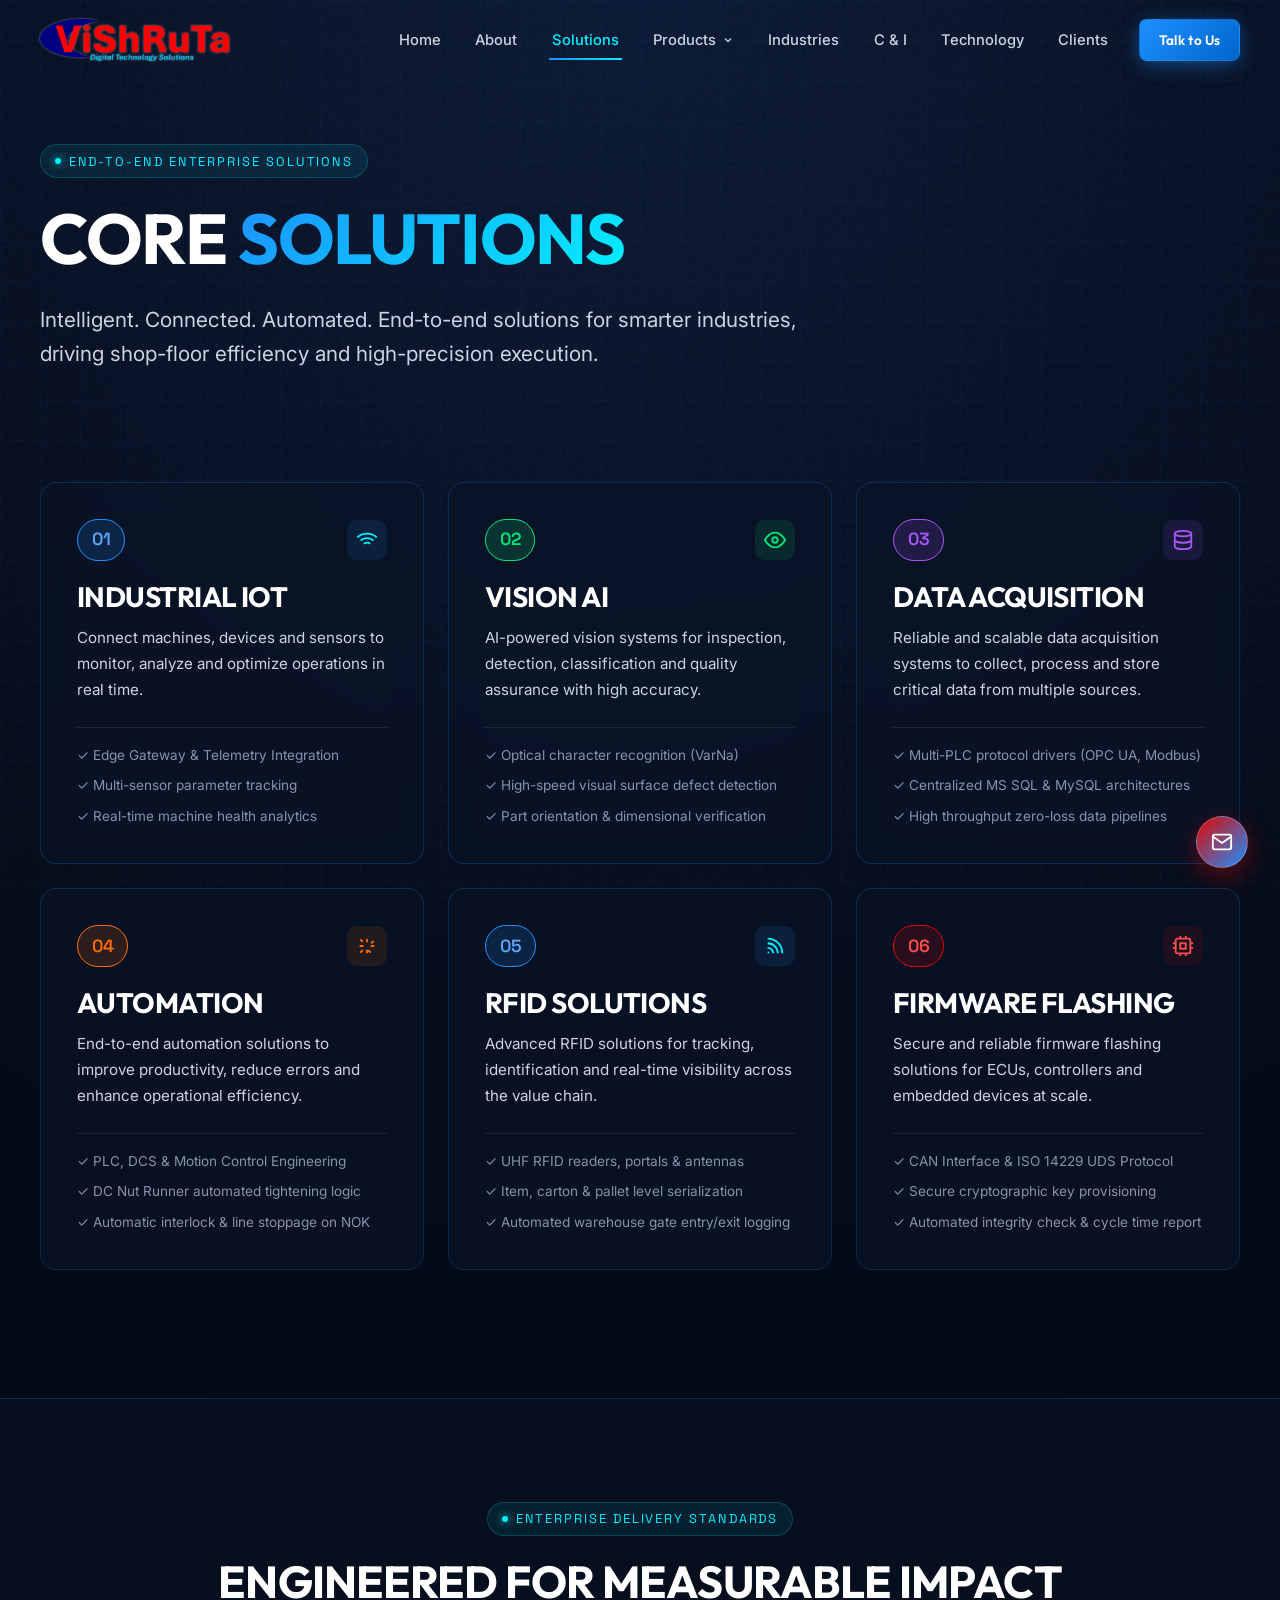
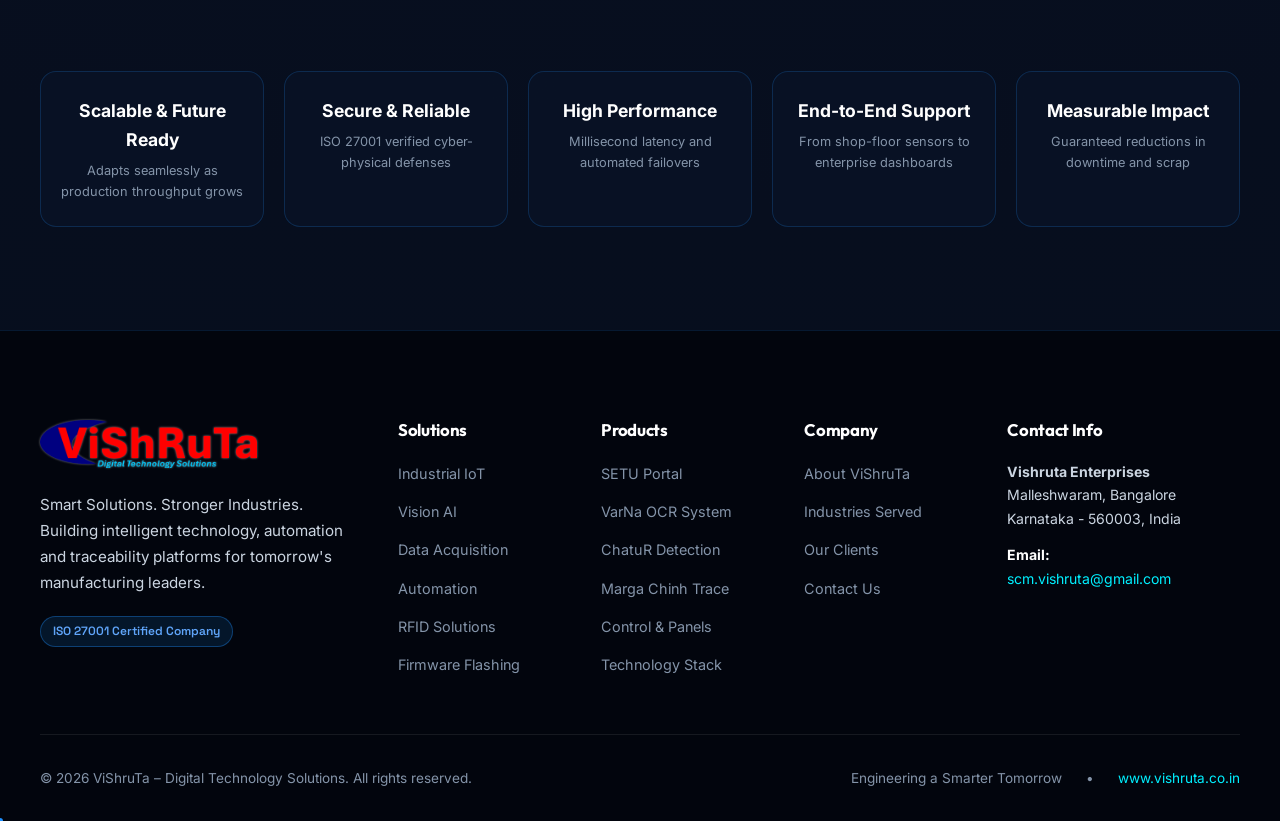
<file: solutions.html>
<!DOCTYPE html>
<html lang="en">
<head>
  <meta charset="UTF-8">
  <meta name="viewport" content="width=device-width, initial-scale=1.0">
  <title>Core Solutions – ViShruTa | Industrial IoT, Vision AI, Automation & Traceability</title>
  <meta name="description" content="Explore ViShruTa's 6 Core Industrial Solutions: Industrial IoT, Vision AI, Data Acquisition, Automation, RFID Solutions, and Firmware Flashing for smart manufacturing.">
  
  <link rel="icon" type="image/svg+xml" href="data:image/svg+xml,%3Csvg xmlns='http://www.w3.org/2000/svg' viewBox='0 0 32 32'%3E%3Crect width='32' height='32' rx='8' fill='%23050B18'/%3E%3Cpath d='M6 10h6l4 12 4-12h6' stroke='%23E10600' stroke-width='3' stroke-linecap='round' stroke-linejoin='round' fill='none'/%3E%3Ccircle cx='24' cy='10' r='2' fill='%2300F0FF'/%3E%3C/svg%3E">
  <link rel="stylesheet" href="css/main.css">
  <link rel="stylesheet" href="css/components.css">
  <link rel="stylesheet" href="css/animations.css">
</head>
<body>

  <div class="scroll-progress"></div>

  <!-- Header -->
  <header class="header">
    <div class="container navbar">
      <a href="index.html" class="logo-brand" aria-label="ViShruTa Home">
        <img src="images/logo.png" alt="ViShruTa – Digital Technology Solutions" class="logo-img">
      </a>

      <nav>
        <ul class="nav-links">
          <li class="nav-item"><a href="index.html" class="nav-link">Home</a></li>
          <li class="nav-item"><a href="about.html" class="nav-link">About</a></li>
          <li class="nav-item"><a href="solutions.html" class="nav-link active">Solutions</a></li>
          <li class="nav-item">
            <a href="products.html" class="nav-link">
              Products
              <svg width="12" height="12" viewBox="0 0 24 24" fill="none" stroke="currentColor" stroke-width="2.5"><path d="M6 9l6 6 6-6"/></svg>
            </a>
            <ul class="dropdown-menu">
              <li><a href="product-setu.html" class="dropdown-link"><span style="color:var(--product-setu)">●</span> SETU (Secured Tracking)</a></li>
              <li><a href="product-varna.html" class="dropdown-link"><span style="color:var(--product-varna)">●</span> VarNa (Character OCR)</a></li>
              <li><a href="product-chatur.html" class="dropdown-link"><span style="color:var(--product-chatur)">●</span> ChatuR (Human Detection)</a></li>
              <li><a href="product-marga-chinh.html" class="dropdown-link"><span style="color:var(--product-marga)">●</span> Marga Chinh (Track & Trace)</a></li>
            </ul>
          </li>
          <li class="nav-item"><a href="industries.html" class="nav-link">Industries</a></li>
          <li class="nav-item"><a href="control-instrumentation.html" class="nav-link">C &amp; I</a></li>
          <li class="nav-item"><a href="technology.html" class="nav-link">Technology</a></li>
          <li class="nav-item"><a href="clients.html" class="nav-link">Clients</a></li>
          <li class="nav-item"><a href="contact.html" class="btn btn-primary btn-sm">Talk to Us</a></li>
        </ul>
      </nav>

      <button class="mobile-toggle" aria-label="Toggle navigation menu">
        <span></span><span></span><span></span>
      </button>
    </div>
  </header>

  <!-- Page Banner -->
  <section class="section" style="padding-top: calc(var(--nav-height) + 4rem); padding-bottom: 3rem;">
    <div class="container">
      <span class="section-tag">End-to-End Enterprise Solutions</span>
      <h1 style="margin-bottom: 1.5rem;">
        CORE <span class="text-gradient-accent">SOLUTIONS</span>
      </h1>
      <p style="font-size: 1.3rem; color: var(--text-secondary); max-width: 820px; line-height: 1.6;">
        Intelligent. Connected. Automated. End-to-end solutions for smarter industries, driving shop-floor efficiency and high-precision execution.
      </p>
    </div>
  </section>

  <!-- 6 Core Solutions (Slide 6) -->
  <section class="section-tight">
    <div class="container">
      <div class="bento-grid">
        <!-- 01 Industrial IoT -->
        <div class="col-4" id="industrial-iot">
          <div class="glass-card tilt-card" style="height: 100%;">
            <div style="display:flex; justify-content:space-between; align-items:center; margin-bottom:1.25rem;">
              <span class="badge" style="background:rgba(30,144,255,0.15); border-color:var(--accent-blue); color:#60A5FA; font-size:1.1rem; padding:0.35rem 0.85rem;">01</span>
              <div style="width:40px; height:40px; border-radius:10px; background:rgba(30,144,255,0.1); display:flex; align-items:center; justify-content:center; color:var(--accent-cyan);">
                <svg width="22" height="22" viewBox="0 0 24 24" fill="none" stroke="currentColor" stroke-width="2"><path d="M5 12.55a11 11 0 0114.08 0M1.42 9a16 16 0 0121.16 0M8.53 16.11a6 6 0 016.95 0M12 20h.01"/></svg>
              </div>
            </div>
            <h3 style="margin-bottom: 0.75rem; color: #FFFFFF;">INDUSTRIAL IOT</h3>
            <p style="font-size: 0.95rem; margin-bottom: 1.5rem;">
              Connect machines, devices and sensors to monitor, analyze and optimize operations in real time.
            </p>
            <ul style="list-style: none; display: flex; flex-direction: column; gap: 0.5rem; font-size: 0.85rem; color: var(--text-muted); border-top: 1px solid rgba(255,255,255,0.08); padding-top: 1rem;">
              <li>✓ Edge Gateway &amp; Telemetry Integration</li>
              <li>✓ Multi-sensor parameter tracking</li>
              <li>✓ Real-time machine health analytics</li>
            </ul>
          </div>
        </div>

        <!-- 02 Vision AI -->
        <div class="col-4" id="vision-ai">
          <div class="glass-card tilt-card" style="height: 100%;">
            <div style="display:flex; justify-content:space-between; align-items:center; margin-bottom:1.25rem;">
              <span class="badge" style="background:rgba(0,230,118,0.15); border-color:var(--product-varna); color:var(--product-varna); font-size:1.1rem; padding:0.35rem 0.85rem;">02</span>
              <div style="width:40px; height:40px; border-radius:10px; background:rgba(0,230,118,0.1); display:flex; align-items:center; justify-content:center; color:var(--product-varna);">
                <svg width="22" height="22" viewBox="0 0 24 24" fill="none" stroke="currentColor" stroke-width="2"><path d="M1 12s4-8 11-8 11 8 11 8-4 8-11 8-11-8-11-8z"/><circle cx="12" cy="12" r="3"/></svg>
              </div>
            </div>
            <h3 style="margin-bottom: 0.75rem; color: #FFFFFF;">VISION AI</h3>
            <p style="font-size: 0.95rem; margin-bottom: 1.5rem;">
              AI-powered vision systems for inspection, detection, classification and quality assurance with high accuracy.
            </p>
            <ul style="list-style: none; display: flex; flex-direction: column; gap: 0.5rem; font-size: 0.85rem; color: var(--text-muted); border-top: 1px solid rgba(255,255,255,0.08); padding-top: 1rem;">
              <li>✓ Optical character recognition (VarNa)</li>
              <li>✓ High-speed visual surface defect detection</li>
              <li>✓ Part orientation &amp; dimensional verification</li>
            </ul>
          </div>
        </div>

        <!-- 03 Data Acquisition -->
        <div class="col-4" id="data-acquisition">
          <div class="glass-card tilt-card" style="height: 100%;">
            <div style="display:flex; justify-content:space-between; align-items:center; margin-bottom:1.25rem;">
              <span class="badge" style="background:rgba(168,85,247,0.15); border-color:var(--product-chatur); color:var(--product-chatur); font-size:1.1rem; padding:0.35rem 0.85rem;">03</span>
              <div style="width:40px; height:40px; border-radius:10px; background:rgba(168,85,247,0.1); display:flex; align-items:center; justify-content:center; color:var(--product-chatur);">
                <svg width="22" height="22" viewBox="0 0 24 24" fill="none" stroke="currentColor" stroke-width="2"><ellipse cx="12" cy="5" rx="9" ry="3"/><path d="M21 12c0 1.66-4 3-9 3s-9-1.34-9-3"/><path d="M3 5v14c0 1.66 4 3 9 3s9-1.34 9-3V5"/></svg>
              </div>
            </div>
            <h3 style="margin-bottom: 0.75rem; color: #FFFFFF;">DATA ACQUISITION</h3>
            <p style="font-size: 0.95rem; margin-bottom: 1.5rem;">
              Reliable and scalable data acquisition systems to collect, process and store critical data from multiple sources.
            </p>
            <ul style="list-style: none; display: flex; flex-direction: column; gap: 0.5rem; font-size: 0.85rem; color: var(--text-muted); border-top: 1px solid rgba(255,255,255,0.08); padding-top: 1rem;">
              <li>✓ Multi-PLC protocol drivers (OPC UA, Modbus)</li>
              <li>✓ Centralized MS SQL &amp; MySQL architectures</li>
              <li>✓ High throughput zero-loss data pipelines</li>
            </ul>
          </div>
        </div>

        <!-- 04 Automation -->
        <div class="col-4" id="automation">
          <div class="glass-card tilt-card" style="height: 100%;">
            <div style="display:flex; justify-content:space-between; align-items:center; margin-bottom:1.25rem;">
              <span class="badge" style="background:rgba(255,107,0,0.15); border-color:var(--product-marga); color:var(--product-marga); font-size:1.1rem; padding:0.35rem 0.85rem;">04</span>
              <div style="width:40px; height:40px; border-radius:10px; background:rgba(255,107,0,0.1); display:flex; align-items:center; justify-content:center; color:var(--product-marga);">
                <svg width="22" height="22" viewBox="0 0 24 24" fill="none" stroke="currentColor" stroke-width="2"><path d="M12 8V4m0 16v-4m8-4h-4M4 12h4m11.314-5.657l-2.828 2.828M7.515 16.485l-2.828 2.828m11.314 0l-2.828-2.828M7.515 7.515L4.686 4.686"/></svg>
              </div>
            </div>
            <h3 style="margin-bottom: 0.75rem; color: #FFFFFF;">AUTOMATION</h3>
            <p style="font-size: 0.95rem; margin-bottom: 1.5rem;">
              End-to-end automation solutions to improve productivity, reduce errors and enhance operational efficiency.
            </p>
            <ul style="list-style: none; display: flex; flex-direction: column; gap: 0.5rem; font-size: 0.85rem; color: var(--text-muted); border-top: 1px solid rgba(255,255,255,0.08); padding-top: 1rem;">
              <li>✓ PLC, DCS &amp; Motion Control Engineering</li>
              <li>✓ DC Nut Runner automated tightening logic</li>
              <li>✓ Automatic interlock &amp; line stoppage on NOK</li>
            </ul>
          </div>
        </div>

        <!-- 05 RFID Solutions -->
        <div class="col-4" id="rfid-solutions">
          <div class="glass-card tilt-card" style="height: 100%;">
            <div style="display:flex; justify-content:space-between; align-items:center; margin-bottom:1.25rem;">
              <span class="badge" style="background:rgba(30,144,255,0.15); border-color:var(--accent-blue); color:#60A5FA; font-size:1.1rem; padding:0.35rem 0.85rem;">05</span>
              <div style="width:40px; height:40px; border-radius:10px; background:rgba(30,144,255,0.1); display:flex; align-items:center; justify-content:center; color:var(--accent-cyan);">
                <svg width="22" height="22" viewBox="0 0 24 24" fill="none" stroke="currentColor" stroke-width="2"><path d="M4 4a16 16 0 0116 16M4 9a11 11 0 0111 11M4 14a6 6 0 016 6M4 19a1 1 0 011 1"/></svg>
              </div>
            </div>
            <h3 style="margin-bottom: 0.75rem; color: #FFFFFF;">RFID SOLUTIONS</h3>
            <p style="font-size: 0.95rem; margin-bottom: 1.5rem;">
              Advanced RFID solutions for tracking, identification and real-time visibility across the value chain.
            </p>
            <ul style="list-style: none; display: flex; flex-direction: column; gap: 0.5rem; font-size: 0.85rem; color: var(--text-muted); border-top: 1px solid rgba(255,255,255,0.08); padding-top: 1rem;">
              <li>✓ UHF RFID readers, portals &amp; antennas</li>
              <li>✓ Item, carton &amp; pallet level serialization</li>
              <li>✓ Automated warehouse gate entry/exit logging</li>
            </ul>
          </div>
        </div>

        <!-- 06 Firmware Flashing -->
        <div class="col-4" id="firmware-flashing">
          <div class="glass-card tilt-card" style="height: 100%;">
            <div style="display:flex; justify-content:space-between; align-items:center; margin-bottom:1.25rem;">
              <span class="badge" style="background:rgba(225,6,0,0.15); border-color:var(--brand-red); color:#FF4D4D; font-size:1.1rem; padding:0.35rem 0.85rem;">06</span>
              <div style="width:40px; height:40px; border-radius:10px; background:rgba(225,6,0,0.1); display:flex; align-items:center; justify-content:center; color:#FF4D4D;">
                <svg width="22" height="22" viewBox="0 0 24 24" fill="none" stroke="currentColor" stroke-width="2"><rect x="4" y="4" width="16" height="16" rx="2"/><rect x="9" y="9" width="6" height="6"/><line x1="9" y1="1" x2="9" y2="4"/><line x1="15" y1="1" x2="15" y2="4"/><line x1="9" y1="20" x2="9" y2="23"/><line x1="15" y1="20" x2="15" y2="23"/><line x1="20" y1="9" x2="23" y2="9"/><line x1="20" y1="14" x2="23" y2="14"/><line x1="1" y1="9" x2="4" y2="9"/><line x1="1" y1="14" x2="4" y2="14"/></svg>
              </div>
            </div>
            <h3 style="margin-bottom: 0.75rem; color: #FFFFFF;">FIRMWARE FLASHING</h3>
            <p style="font-size: 0.95rem; margin-bottom: 1.5rem;">
              Secure and reliable firmware flashing solutions for ECUs, controllers and embedded devices at scale.
            </p>
            <ul style="list-style: none; display: flex; flex-direction: column; gap: 0.5rem; font-size: 0.85rem; color: var(--text-muted); border-top: 1px solid rgba(255,255,255,0.08); padding-top: 1rem;">
              <li>✓ CAN Interface &amp; ISO 14229 UDS Protocol</li>
              <li>✓ Secure cryptographic key provisioning</li>
              <li>✓ Automated integrity check &amp; cycle time report</li>
            </ul>
          </div>
        </div>
      </div>
    </div>
  </section>

  <!-- Value Hallmarks (Slide 6) -->
  <section class="section" style="background: rgba(10, 20, 40, 0.5); border-top: 1px solid var(--border-light); margin-top: 4rem;">
    <div class="container">
      <div class="section-title-wrap text-center" style="text-align: center;">
        <span class="section-tag">Enterprise Delivery Standards</span>
        <h2 class="section-title">ENGINEERED FOR MEASURABLE IMPACT</h2>
      </div>

      <div style="display: grid; grid-template-columns: repeat(5, 1fr); gap: 1.25rem;">
        <div class="glass-card" style="text-align: center; padding: 1.5rem 1rem;">
          <div style="font-size: 1.1rem; font-weight: 700; color: #FFFFFF; margin-bottom: 0.35rem;">Scalable &amp; Future Ready</div>
          <div style="font-size: 0.8rem; color: var(--text-muted);">Adapts seamlessly as production throughput grows</div>
        </div>
        <div class="glass-card" style="text-align: center; padding: 1.5rem 1rem;">
          <div style="font-size: 1.1rem; font-weight: 700; color: #FFFFFF; margin-bottom: 0.35rem;">Secure &amp; Reliable</div>
          <div style="font-size: 0.8rem; color: var(--text-muted);">ISO 27001 verified cyber-physical defenses</div>
        </div>
        <div class="glass-card" style="text-align: center; padding: 1.5rem 1rem;">
          <div style="font-size: 1.1rem; font-weight: 700; color: #FFFFFF; margin-bottom: 0.35rem;">High Performance</div>
          <div style="font-size: 0.8rem; color: var(--text-muted);">Millisecond latency and automated failovers</div>
        </div>
        <div class="glass-card" style="text-align: center; padding: 1.5rem 1rem;">
          <div style="font-size: 1.1rem; font-weight: 700; color: #FFFFFF; margin-bottom: 0.35rem;">End-to-End Support</div>
          <div style="font-size: 0.8rem; color: var(--text-muted);">From shop-floor sensors to enterprise dashboards</div>
        </div>
        <div class="glass-card" style="text-align: center; padding: 1.5rem 1rem;">
          <div style="font-size: 1.1rem; font-weight: 700; color: #FFFFFF; margin-bottom: 0.35rem;">Measurable Impact</div>
          <div style="font-size: 0.8rem; color: var(--text-muted);">Guaranteed reductions in downtime and scrap</div>
        </div>
      </div>
    </div>
  </section>

  <!-- Footer -->
  <footer class="footer">
    <div class="container">
      <div class="footer-grid">
        <div class="footer-brand">
          <a href="index.html" class="logo-brand" aria-label="ViShruTa Home">
            <img src="images/logo.png" alt="ViShruTa – Digital Technology Solutions" class="logo-img">
          </a>
          <p>
            Smart Solutions. Stronger Industries. Building intelligent technology, automation and traceability platforms for tomorrow's manufacturing leaders.
          </p>
          <div style="margin-top: 1.25rem;">
            <span class="badge badge-iso">ISO 27001 Certified Company</span>
          </div>
        </div>

        <div>
          <h4 class="footer-heading">Solutions</h4>
          <ul class="footer-links">
            <li><a href="solutions.html#industrial-iot" class="footer-link">Industrial IoT</a></li>
            <li><a href="solutions.html#vision-ai" class="footer-link">Vision AI</a></li>
            <li><a href="solutions.html#data-acquisition" class="footer-link">Data Acquisition</a></li>
            <li><a href="solutions.html#automation" class="footer-link">Automation</a></li>
            <li><a href="solutions.html#rfid-solutions" class="footer-link">RFID Solutions</a></li>
            <li><a href="solutions.html#firmware-flashing" class="footer-link">Firmware Flashing</a></li>
          </ul>
        </div>

        <div>
          <h4 class="footer-heading">Products</h4>
          <ul class="footer-links">
            <li><a href="product-setu.html" class="footer-link">SETU Portal</a></li>
            <li><a href="product-varna.html" class="footer-link">VarNa OCR System</a></li>
            <li><a href="product-chatur.html" class="footer-link">ChatuR Detection</a></li>
            <li><a href="product-marga-chinh.html" class="footer-link">Marga Chinh Trace</a></li>
            <li><a href="control-instrumentation.html" class="footer-link">Control &amp; Panels</a></li>
            <li><a href="technology.html" class="footer-link">Technology Stack</a></li>
          </ul>
        </div>

        <div>
          <h4 class="footer-heading">Company</h4>
          <ul class="footer-links">
            <li><a href="about.html" class="footer-link">About ViShruTa</a></li>
            <li><a href="industries.html" class="footer-link">Industries Served</a></li>
            <li><a href="clients.html" class="footer-link">Our Clients</a></li>
            <li><a href="contact.html" class="footer-link">Contact Us</a></li>
          </ul>
        </div>

        <div>
          <h4 class="footer-heading">Contact Info</h4>
          <p style="font-size: 0.88rem; color: var(--text-secondary); margin-bottom: 0.75rem;">
            <strong>Vishruta Enterprises</strong><br>
            Malleshwaram, Bangalore<br>
            Karnataka - 560003, India
          </p>
          <p style="font-size: 0.88rem; color: var(--text-secondary); margin-bottom: 0.5rem;">
            <strong style="color:var(--text-primary);">Email:</strong><br>
            <a href="mailto:scm.vishruta@gmail.com" style="color:var(--accent-cyan); word-break:break-all;">scm.vishruta@gmail.com</a>
          </p>
        </div>
      </div>

      <div class="footer-bottom">
        <div>
          &copy; 2026 ViShruTa – Digital Technology Solutions. All rights reserved.
        </div>
        <div style="display:flex; gap:1.5rem; align-items:center;">
          <span>Engineering a Smarter Tomorrow</span>
          <span>•</span>
          <a href="https://www.vishruta.co.in" target="_blank" rel="noopener" style="color:var(--accent-cyan);">www.vishruta.co.in</a>
        </div>
      </div>
    </div>
  </footer>

  <div class="floating-actions">
    <a href="mailto:scm.vishruta@gmail.com" class="btn-float btn-float-email" aria-label="Email ViShruTa" title="Email scm.vishruta@gmail.com">
      <svg width="22" height="22" viewBox="0 0 24 24" fill="none" stroke="currentColor" stroke-width="2" stroke-linecap="round" stroke-linejoin="round"><path d="M4 4h16c1.1 0 2 .9 2 2v12c0 1.1-.9 2-2 2H4c-1.1 0-2-.9-2-2V6c0-1.1.9-2 2-2z"/><polyline points="22,6 12,13 2,6"/></svg>
    </a>
  </div>

  <script src="js/data.js"></script>
  <script src="js/main.js"></script>
</body>
</html>
</file>
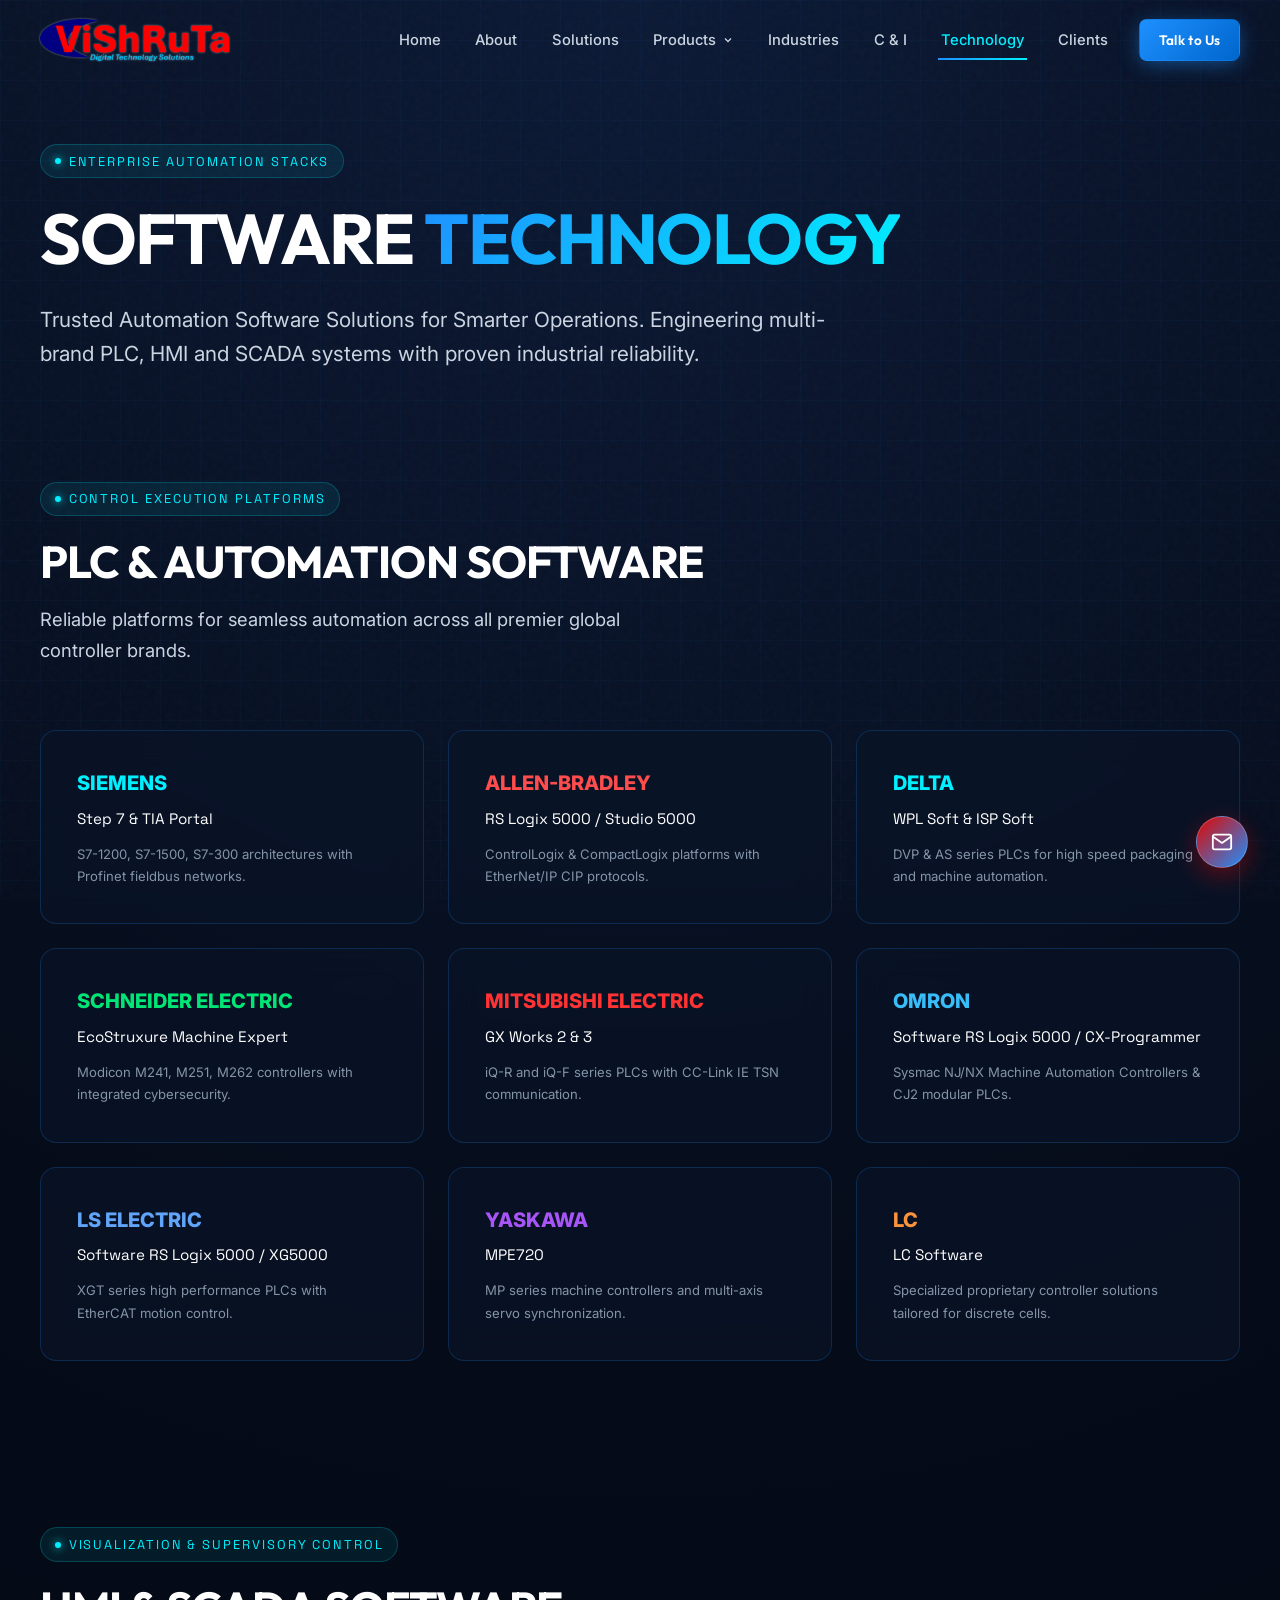
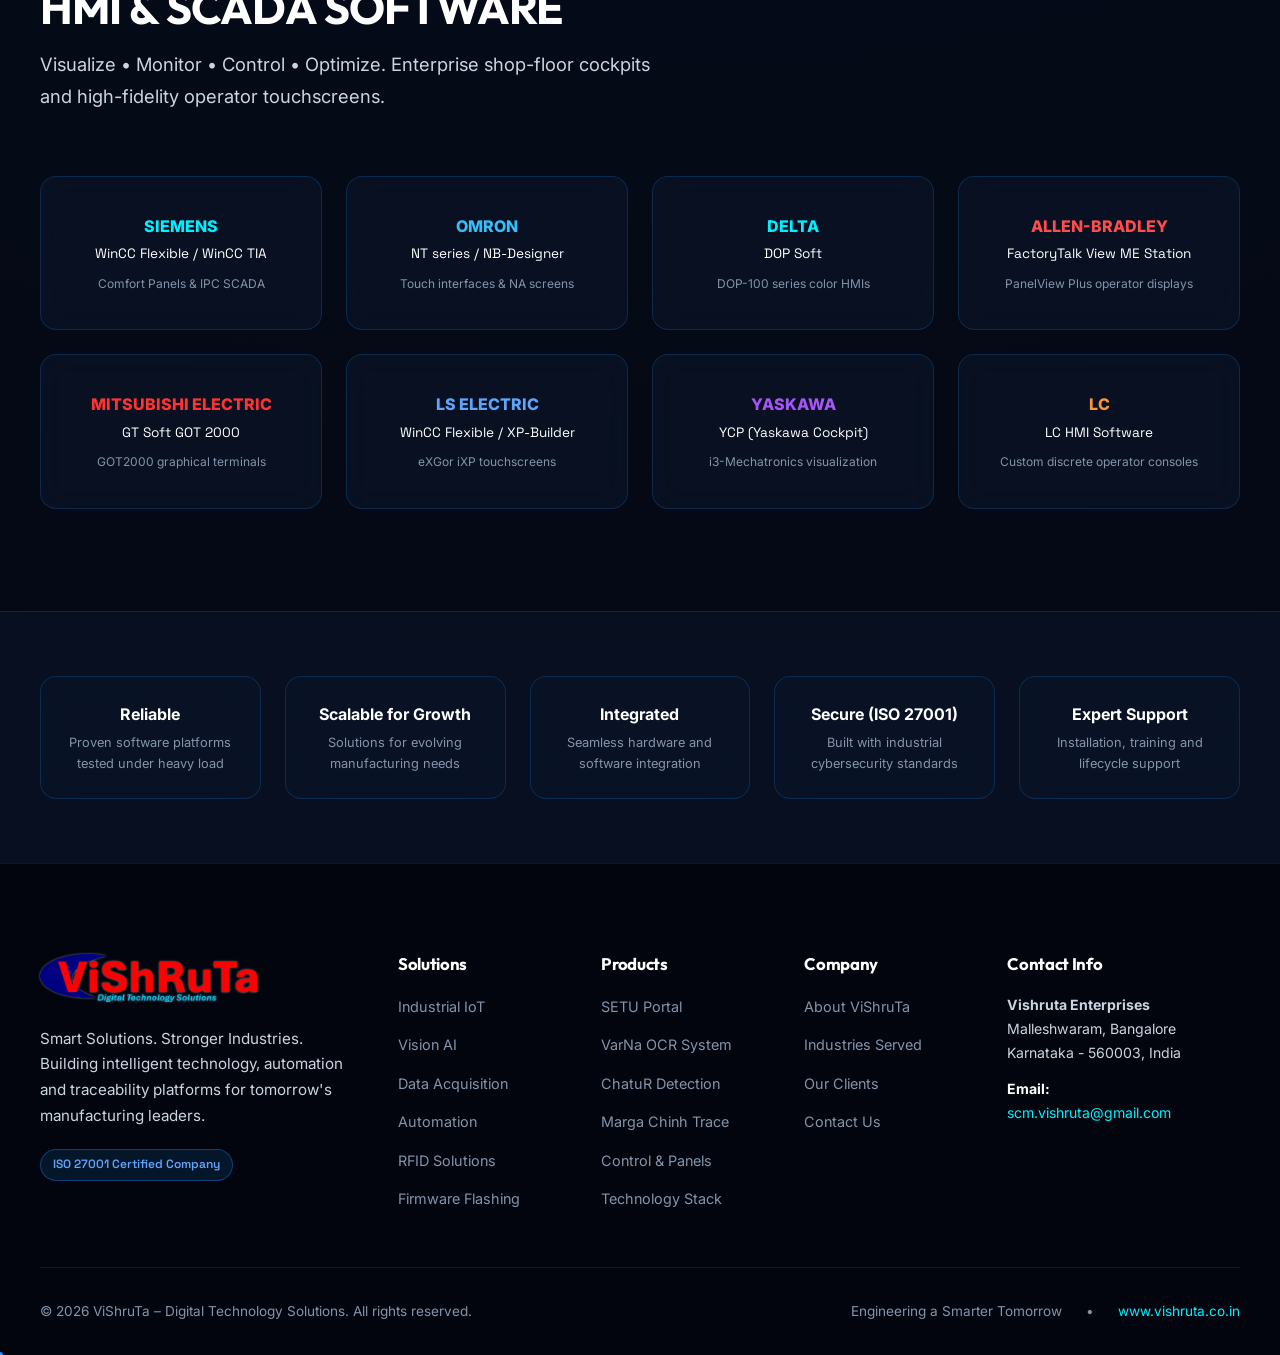
<file: technology.html>
<!DOCTYPE html>
<html lang="en">
<head>
  <meta charset="UTF-8">
  <meta name="viewport" content="width=device-width, initial-scale=1.0">
  <title>Software & Technology Stack – ViShruTa | Siemens, Rockwell, Schneider & SCADA</title>
  <meta name="description" content="Trusted Automation Software Platforms: Siemens TIA Portal, Allen-Bradley RS Logix, Schneider EcoStruxure, Mitsubishi, Omron, Delta, LS, Yaskawa and SCADA solutions.">
  
  <link rel="icon" type="image/svg+xml" href="data:image/svg+xml,%3Csvg xmlns='http://www.w3.org/2000/svg' viewBox='0 0 32 32'%3E%3Crect width='32' height='32' rx='8' fill='%23050B18'/%3E%3Cpath d='M6 10h6l4 12 4-12h6' stroke='%23E10600' stroke-width='3' stroke-linecap='round' stroke-linejoin='round' fill='none'/%3E%3Ccircle cx='24' cy='10' r='2' fill='%2300F0FF'/%3E%3C/svg%3E">
  <link rel="stylesheet" href="css/main.css">
  <link rel="stylesheet" href="css/components.css">
  <link rel="stylesheet" href="css/animations.css">
</head>
<body>

  <div class="scroll-progress"></div>

  <!-- Header -->
  <header class="header">
    <div class="container navbar">
      <a href="index.html" class="logo-brand" aria-label="ViShruTa Home">
        <img src="images/logo.png" alt="ViShruTa – Digital Technology Solutions" class="logo-img">
      </a>

      <nav>
        <ul class="nav-links">
          <li class="nav-item"><a href="index.html" class="nav-link">Home</a></li>
          <li class="nav-item"><a href="about.html" class="nav-link">About</a></li>
          <li class="nav-item"><a href="solutions.html" class="nav-link">Solutions</a></li>
          <li class="nav-item">
            <a href="products.html" class="nav-link">
              Products
              <svg width="12" height="12" viewBox="0 0 24 24" fill="none" stroke="currentColor" stroke-width="2.5"><path d="M6 9l6 6 6-6"/></svg>
            </a>
            <ul class="dropdown-menu">
              <li><a href="product-setu.html" class="dropdown-link"><span style="color:var(--product-setu)">●</span> SETU (Secured Tracking)</a></li>
              <li><a href="product-varna.html" class="dropdown-link"><span style="color:var(--product-varna)">●</span> VarNa (Character OCR)</a></li>
              <li><a href="product-chatur.html" class="dropdown-link"><span style="color:var(--product-chatur)">●</span> ChatuR (Human Detection)</a></li>
              <li><a href="product-marga-chinh.html" class="dropdown-link"><span style="color:var(--product-marga)">●</span> Marga Chinh (Track & Trace)</a></li>
            </ul>
          </li>
          <li class="nav-item"><a href="industries.html" class="nav-link">Industries</a></li>
          <li class="nav-item"><a href="control-instrumentation.html" class="nav-link">C &amp; I</a></li>
          <li class="nav-item"><a href="technology.html" class="nav-link active">Technology</a></li>
          <li class="nav-item"><a href="clients.html" class="nav-link">Clients</a></li>
          <li class="nav-item"><a href="contact.html" class="btn btn-primary btn-sm">Talk to Us</a></li>
        </ul>
      </nav>

      <button class="mobile-toggle" aria-label="Toggle navigation menu">
        <span></span><span></span><span></span>
      </button>
    </div>
  </header>

  <!-- Page Banner -->
  <section class="section" style="padding-top: calc(var(--nav-height) + 4rem); padding-bottom: 3rem;">
    <div class="container">
      <span class="section-tag">Enterprise Automation Stacks</span>
      <h1 style="margin-bottom: 1.5rem;">
        SOFTWARE <span class="text-gradient-accent">TECHNOLOGY</span>
      </h1>
      <p style="font-size: 1.3rem; color: var(--text-secondary); max-width: 820px; line-height: 1.6;">
        Trusted Automation Software Solutions for Smarter Operations. Engineering multi-brand PLC, HMI and SCADA systems with proven industrial reliability.
      </p>
    </div>
  </section>

  <!-- Section 1: PLC & Automation Software (Slide 22) -->
  <section class="section-tight">
    <div class="container">
      <div class="section-title-wrap">
        <span class="section-tag">Control Execution Platforms</span>
        <h2 class="section-title">PLC &amp; AUTOMATION SOFTWARE</h2>
        <p class="section-desc">Reliable platforms for seamless automation across all premier global controller brands.</p>
      </div>

      <div class="bento-grid">
        <div class="col-4">
          <div class="glass-card tilt-card">
            <div style="font-weight:800; font-size:1.25rem; color:#00F0FF; margin-bottom:0.35rem;">SIEMENS</div>
            <div style="font-family:var(--font-mono); font-size:0.95rem; color:#FFFFFF; margin-bottom:0.75rem;">Step 7 &amp; TIA Portal</div>
            <p style="font-size:0.82rem; color:var(--text-muted);">S7-1200, S7-1500, S7-300 architectures with Profinet fieldbus networks.</p>
          </div>
        </div>

        <div class="col-4">
          <div class="glass-card tilt-card">
            <div style="font-weight:800; font-size:1.25rem; color:#FF4D4D; margin-bottom:0.35rem;">ALLEN-BRADLEY</div>
            <div style="font-family:var(--font-mono); font-size:0.95rem; color:#FFFFFF; margin-bottom:0.75rem;">RS Logix 5000 / Studio 5000</div>
            <p style="font-size:0.82rem; color:var(--text-muted);">ControlLogix &amp; CompactLogix platforms with EtherNet/IP CIP protocols.</p>
          </div>
        </div>

        <div class="col-4">
          <div class="glass-card tilt-card">
            <div style="font-weight:800; font-size:1.25rem; color:var(--accent-cyan); margin-bottom:0.35rem;">DELTA</div>
            <div style="font-family:var(--font-mono); font-size:0.95rem; color:#FFFFFF; margin-bottom:0.75rem;">WPL Soft &amp; ISP Soft</div>
            <p style="font-size:0.82rem; color:var(--text-muted);">DVP &amp; AS series PLCs for high speed packaging and machine automation.</p>
          </div>
        </div>

        <div class="col-4">
          <div class="glass-card tilt-card">
            <div style="font-weight:800; font-size:1.25rem; color:#00E676; margin-bottom:0.35rem;">SCHNEIDER ELECTRIC</div>
            <div style="font-family:var(--font-mono); font-size:0.95rem; color:#FFFFFF; margin-bottom:0.75rem;">EcoStruxure Machine Expert</div>
            <p style="font-size:0.82rem; color:var(--text-muted);">Modicon M241, M251, M262 controllers with integrated cybersecurity.</p>
          </div>
        </div>

        <div class="col-4">
          <div class="glass-card tilt-card">
            <div style="font-weight:800; font-size:1.25rem; color:#FF3333; margin-bottom:0.35rem;">MITSUBISHI ELECTRIC</div>
            <div style="font-family:var(--font-mono); font-size:0.95rem; color:#FFFFFF; margin-bottom:0.75rem;">GX Works 2 &amp; 3</div>
            <p style="font-size:0.82rem; color:var(--text-muted);">iQ-R and iQ-F series PLCs with CC-Link IE TSN communication.</p>
          </div>
        </div>

        <div class="col-4">
          <div class="glass-card tilt-card">
            <div style="font-weight:800; font-size:1.25rem; color:#38BDF8; margin-bottom:0.35rem;">OMRON</div>
            <div style="font-family:var(--font-mono); font-size:0.95rem; color:#FFFFFF; margin-bottom:0.75rem;">Software RS Logix 5000 / CX-Programmer</div>
            <p style="font-size:0.82rem; color:var(--text-muted);">Sysmac NJ/NX Machine Automation Controllers &amp; CJ2 modular PLCs.</p>
          </div>
        </div>

        <div class="col-4">
          <div class="glass-card tilt-card">
            <div style="font-weight:800; font-size:1.25rem; color:#60A5FA; margin-bottom:0.35rem;">LS ELECTRIC</div>
            <div style="font-family:var(--font-mono); font-size:0.95rem; color:#FFFFFF; margin-bottom:0.75rem;">Software RS Logix 5000 / XG5000</div>
            <p style="font-size:0.82rem; color:var(--text-muted);">XGT series high performance PLCs with EtherCAT motion control.</p>
          </div>
        </div>

        <div class="col-4">
          <div class="glass-card tilt-card">
            <div style="font-weight:800; font-size:1.25rem; color:#A855F7; margin-bottom:0.35rem;">YASKAWA</div>
            <div style="font-family:var(--font-mono); font-size:0.95rem; color:#FFFFFF; margin-bottom:0.75rem;">MPE720</div>
            <p style="font-size:0.82rem; color:var(--text-muted);">MP series machine controllers and multi-axis servo synchronization.</p>
          </div>
        </div>

        <div class="col-4">
          <div class="glass-card tilt-card">
            <div style="font-weight:800; font-size:1.25rem; color:#FB923C; margin-bottom:0.35rem;">LC</div>
            <div style="font-family:var(--font-mono); font-size:0.95rem; color:#FFFFFF; margin-bottom:0.75rem;">LC Software</div>
            <p style="font-size:0.82rem; color:var(--text-muted);">Specialized proprietary controller solutions tailored for discrete cells.</p>
          </div>
        </div>
      </div>
    </div>
  </section>

  <!-- Section 2: HMI & SCADA Software (Slide 22) -->
  <section class="section">
    <div class="container">
      <div class="section-title-wrap">
        <span class="section-tag">Visualization &amp; Supervisory Control</span>
        <h2 class="section-title">HMI &amp; SCADA SOFTWARE</h2>
        <p class="section-desc">Visualize • Monitor • Control • Optimize. Enterprise shop-floor cockpits and high-fidelity operator touchscreens.</p>
      </div>

      <div class="bento-grid">
        <div class="col-3">
          <div class="glass-card" style="text-align:center;">
            <div style="color:#00F0FF; font-weight:800; margin-bottom:0.25rem;">SIEMENS</div>
            <div style="font-family:var(--font-mono); font-size:0.85rem; color:#FFF; margin-bottom:0.5rem;">WinCC Flexible / WinCC TIA</div>
            <div style="font-size:0.75rem; color:var(--text-muted);">Comfort Panels &amp; IPC SCADA</div>
          </div>
        </div>

        <div class="col-3">
          <div class="glass-card" style="text-align:center;">
            <div style="color:#38BDF8; font-weight:800; margin-bottom:0.25rem;">OMRON</div>
            <div style="font-family:var(--font-mono); font-size:0.85rem; color:#FFF; margin-bottom:0.5rem;">NT series / NB-Designer</div>
            <div style="font-size:0.75rem; color:var(--text-muted);">Touch interfaces &amp; NA screens</div>
          </div>
        </div>

        <div class="col-3">
          <div class="glass-card" style="text-align:center;">
            <div style="color:var(--accent-cyan); font-weight:800; margin-bottom:0.25rem;">DELTA</div>
            <div style="font-family:var(--font-mono); font-size:0.85rem; color:#FFF; margin-bottom:0.5rem;">DOP Soft</div>
            <div style="font-size:0.75rem; color:var(--text-muted);">DOP-100 series color HMIs</div>
          </div>
        </div>

        <div class="col-3">
          <div class="glass-card" style="text-align:center;">
            <div style="color:#FF4D4D; font-weight:800; margin-bottom:0.25rem;">ALLEN-BRADLEY</div>
            <div style="font-family:var(--font-mono); font-size:0.85rem; color:#FFF; margin-bottom:0.5rem;">FactoryTalk View ME Station</div>
            <div style="font-size:0.75rem; color:var(--text-muted);">PanelView Plus operator displays</div>
          </div>
        </div>

        <div class="col-3">
          <div class="glass-card" style="text-align:center;">
            <div style="color:#FF3333; font-weight:800; margin-bottom:0.25rem;">MITSUBISHI ELECTRIC</div>
            <div style="font-family:var(--font-mono); font-size:0.85rem; color:#FFF; margin-bottom:0.5rem;">GT Soft GOT 2000</div>
            <div style="font-size:0.75rem; color:var(--text-muted);">GOT2000 graphical terminals</div>
          </div>
        </div>

        <div class="col-3">
          <div class="glass-card" style="text-align:center;">
            <div style="color:#60A5FA; font-weight:800; margin-bottom:0.25rem;">LS ELECTRIC</div>
            <div style="font-family:var(--font-mono); font-size:0.85rem; color:#FFF; margin-bottom:0.5rem;">WinCC Flexible / XP-Builder</div>
            <div style="font-size:0.75rem; color:var(--text-muted);">eXGor iXP touchscreens</div>
          </div>
        </div>

        <div class="col-3">
          <div class="glass-card" style="text-align:center;">
            <div style="color:#A855F7; font-weight:800; margin-bottom:0.25rem;">YASKAWA</div>
            <div style="font-family:var(--font-mono); font-size:0.85rem; color:#FFF; margin-bottom:0.5rem;">YCP (Yaskawa Cockpit)</div>
            <div style="font-size:0.75rem; color:var(--text-muted);">i3-Mechatronics visualization</div>
          </div>
        </div>

        <div class="col-3">
          <div class="glass-card" style="text-align:center;">
            <div style="color:#FB923C; font-weight:800; margin-bottom:0.25rem;">LC</div>
            <div style="font-family:var(--font-mono); font-size:0.85rem; color:#FFF; margin-bottom:0.5rem;">LC HMI Software</div>
            <div style="font-size:0.75rem; color:var(--text-muted);">Custom discrete operator consoles</div>
          </div>
        </div>
      </div>
    </div>
  </section>

  <!-- Reliability Pillars (Slide 22) -->
  <section class="section-tight" style="background: rgba(10, 20, 40, 0.6); border-top: 1px solid var(--border-light);">
    <div class="container">
      <div style="display: grid; grid-template-columns: repeat(5, 1fr); gap: 1.5rem; text-align: center;">
        <div class="glass-card" style="padding: 1.5rem 1rem;">
          <div style="font-weight:700; color:#FFFFFF; margin-bottom:0.25rem;">Reliable</div>
          <div style="font-size:0.8rem; color:var(--text-muted);">Proven software platforms tested under heavy load</div>
        </div>
        <div class="glass-card" style="padding: 1.5rem 1rem;">
          <div style="font-weight:700; color:#FFFFFF; margin-bottom:0.25rem;">Scalable for Growth</div>
          <div style="font-size:0.8rem; color:var(--text-muted);">Solutions for evolving manufacturing needs</div>
        </div>
        <div class="glass-card" style="padding: 1.5rem 1rem;">
          <div style="font-weight:700; color:#FFFFFF; margin-bottom:0.25rem;">Integrated</div>
          <div style="font-size:0.8rem; color:var(--text-muted);">Seamless hardware and software integration</div>
        </div>
        <div class="glass-card" style="padding: 1.5rem 1rem;">
          <div style="font-weight:700; color:#FFFFFF; margin-bottom:0.25rem;">Secure (ISO 27001)</div>
          <div style="font-size:0.8rem; color:var(--text-muted);">Built with industrial cybersecurity standards</div>
        </div>
        <div class="glass-card" style="padding: 1.5rem 1rem;">
          <div style="font-weight:700; color:#FFFFFF; margin-bottom:0.25rem;">Expert Support</div>
          <div style="font-size:0.8rem; color:var(--text-muted);">Installation, training and lifecycle support</div>
        </div>
      </div>
    </div>
  </section>

  <!-- Footer -->
  <footer class="footer">
    <div class="container">
      <div class="footer-grid">
        <div class="footer-brand">
          <a href="index.html" class="logo-brand" aria-label="ViShruTa Home">
            <img src="images/logo.png" alt="ViShruTa – Digital Technology Solutions" class="logo-img">
          </a>
          <p>
            Smart Solutions. Stronger Industries. Building intelligent technology, automation and traceability platforms for tomorrow's manufacturing leaders.
          </p>
          <div style="margin-top: 1.25rem;">
            <span class="badge badge-iso">ISO 27001 Certified Company</span>
          </div>
        </div>

        <div>
          <h4 class="footer-heading">Solutions</h4>
          <ul class="footer-links">
            <li><a href="solutions.html#industrial-iot" class="footer-link">Industrial IoT</a></li>
            <li><a href="solutions.html#vision-ai" class="footer-link">Vision AI</a></li>
            <li><a href="solutions.html#data-acquisition" class="footer-link">Data Acquisition</a></li>
            <li><a href="solutions.html#automation" class="footer-link">Automation</a></li>
            <li><a href="solutions.html#rfid-solutions" class="footer-link">RFID Solutions</a></li>
            <li><a href="solutions.html#firmware-flashing" class="footer-link">Firmware Flashing</a></li>
          </ul>
        </div>

        <div>
          <h4 class="footer-heading">Products</h4>
          <ul class="footer-links">
            <li><a href="product-setu.html" class="footer-link">SETU Portal</a></li>
            <li><a href="product-varna.html" class="footer-link">VarNa OCR System</a></li>
            <li><a href="product-chatur.html" class="footer-link">ChatuR Detection</a></li>
            <li><a href="product-marga-chinh.html" class="footer-link">Marga Chinh Trace</a></li>
            <li><a href="control-instrumentation.html" class="footer-link">Control &amp; Panels</a></li>
            <li><a href="technology.html" class="footer-link">Technology Stack</a></li>
          </ul>
        </div>

        <div>
          <h4 class="footer-heading">Company</h4>
          <ul class="footer-links">
            <li><a href="about.html" class="footer-link">About ViShruTa</a></li>
            <li><a href="industries.html" class="footer-link">Industries Served</a></li>
            <li><a href="clients.html" class="footer-link">Our Clients</a></li>
            <li><a href="contact.html" class="footer-link">Contact Us</a></li>
          </ul>
        </div>

        <div>
          <h4 class="footer-heading">Contact Info</h4>
          <p style="font-size: 0.88rem; color: var(--text-secondary); margin-bottom: 0.75rem;">
            <strong>Vishruta Enterprises</strong><br>
            Malleshwaram, Bangalore<br>
            Karnataka - 560003, India
          </p>
          <p style="font-size: 0.88rem; color: var(--text-secondary); margin-bottom: 0.5rem;">
            <strong style="color:var(--text-primary);">Email:</strong><br>
            <a href="mailto:scm.vishruta@gmail.com" style="color:var(--accent-cyan); word-break:break-all;">scm.vishruta@gmail.com</a>
          </p>
        </div>
      </div>

      <div class="footer-bottom">
        <div>
          &copy; 2026 ViShruTa – Digital Technology Solutions. All rights reserved.
        </div>
        <div style="display:flex; gap:1.5rem; align-items:center;">
          <span>Engineering a Smarter Tomorrow</span>
          <span>•</span>
          <a href="https://www.vishruta.co.in" target="_blank" rel="noopener" style="color:var(--accent-cyan);">www.vishruta.co.in</a>
        </div>
      </div>
    </div>
  </footer>

  <div class="floating-actions">
    <a href="mailto:scm.vishruta@gmail.com" class="btn-float btn-float-email" aria-label="Email ViShruTa" title="Email scm.vishruta@gmail.com">
      <svg width="22" height="22" viewBox="0 0 24 24" fill="none" stroke="currentColor" stroke-width="2" stroke-linecap="round" stroke-linejoin="round"><path d="M4 4h16c1.1 0 2 .9 2 2v12c0 1.1-.9 2-2 2H4c-1.1 0-2-.9-2-2V6c0-1.1.9-2 2-2z"/><polyline points="22,6 12,13 2,6"/></svg>
    </a>
  </div>

  <script src="js/data.js"></script>
  <script src="js/main.js"></script>
</body>
</html>
</file>
<file: css/main.css>
/* ==========================================================================
   ViShruTa - Digital Technology Solutions
   Design System: "Digital Twin Factory"
   Award-Grade Industrial Dark Aesthetics
   ========================================================================== */

@import url('https://fonts.googleapis.com/css2?family=Inter:wght@300;400;500;600;700&family=Outfit:wght@400;500;600;700;800;900&family=Space+Grotesk:wght@500;700&display=swap');

:root {
  /* Color Tokens */
  --bg-deep: #030712;
  --bg-navy: #050B18;
  --bg-surface: #0A1428;
  --bg-surface-elevated: #0F1D38;
  --bg-surface-card: rgba(10, 20, 40, 0.72);
  --bg-glass: rgba(13, 27, 54, 0.65);
  
  /* Brand Accents */
  --accent-blue: #1E90FF;
  --accent-blue-glow: rgba(30, 144, 255, 0.35);
  --accent-cyan: #00F0FF;
  --accent-cyan-glow: rgba(0, 240, 255, 0.25);
  --brand-red: #E10600;
  --brand-red-glow: rgba(225, 6, 0, 0.3);

  /* Product-Specific Palette */
  --product-setu: #1E90FF;
  --product-varna: #00E676;
  --product-chatur: #A855F7;
  --product-marga: #FF6B00;

  /* Typography Colors */
  --text-primary: #FFFFFF;
  --text-secondary: #CBD5E1;
  --text-muted: #8494A9;
  --text-dim: #4B5565;

  /* Borders & Gradients */
  --border-subtle: rgba(255, 255, 255, 0.08);
  --border-light: rgba(30, 144, 255, 0.2);
  --border-glow: rgba(30, 144, 255, 0.45);
  --gradient-glow: linear-gradient(135deg, rgba(30, 144, 255, 0.25) 0%, rgba(0, 240, 255, 0.05) 100%);
  --gradient-card: linear-gradient(135deg, rgba(15, 29, 56, 0.85) 0%, rgba(8, 16, 32, 0.7) 100%);
  --gradient-red: linear-gradient(135deg, #FF1E1E 0%, #B30000 100%);
  --gradient-accent: linear-gradient(135deg, #1E90FF 0%, #00F0FF 100%);

  /* Typography Fonts */
  --font-display: 'Outfit', -apple-system, BlinkMacSystemFont, sans-serif;
  --font-mono: 'Space Grotesk', monospace;
  --font-body: 'Inter', -apple-system, BlinkMacSystemFont, sans-serif;

  /* Spacing & Layout */
  --container-max: 1320px;
  --container-padding: clamp(1rem, 4vw, 2.5rem);
  --nav-height: 80px;

  /* Transitions */
  --transition-fast: 0.2s cubic-bezier(0.16, 1, 0.3, 1);
  --transition-smooth: 0.4s cubic-bezier(0.16, 1, 0.3, 1);
  --transition-bounce: 0.5s cubic-bezier(0.34, 1.56, 0.64, 1);
}

/* Base Resets */
*, *::before, *::after {
  box-sizing: border-box;
  margin: 0;
  padding: 0;
}

html {
  scroll-behavior: smooth;
  font-size: 16px;
  background-color: var(--bg-deep);
  color: var(--text-primary);
  font-family: var(--font-body);
  text-rendering: optimizeLegibility;
  -webkit-font-smoothing: antialiased;
  -moz-osx-font-smoothing: grayscale;
}

body {
  min-height: 100vh;
  overflow-x: hidden;
  background: radial-gradient(circle at 50% 0%, #0c1a36 0%, #050B18 45%, #030712 100%);
  position: relative;
  line-height: 1.65;
}

/* Background Blueprint Grid Effect */
body::before {
  content: '';
  position: fixed;
  inset: 0;
  background-image: 
    linear-gradient(to right, rgba(30, 144, 255, 0.035) 1px, transparent 1px),
    linear-gradient(to bottom, rgba(30, 144, 255, 0.035) 1px, transparent 1px);
  background-size: 40px 40px;
  pointer-events: none;
  z-index: 0;
}

/* Subtle Film Grain Overlay */
body::after {
  content: '';
  position: fixed;
  inset: 0;
  opacity: 0.025;
  background-image: url("data:image/svg+xml,%3Csvg viewBox='0 0 200 200' xmlns='http://www.w3.org/2000/svg'%3E%3Cfilter id='noiseFilter'%3E%3CfeTurbulence type='fractalNoise' baseFrequency='0.8' numOctaves='3' stitchTiles='stitch'/%3E%3C/filter%3E%3Crect width='100%25' height='100%25' filter='url(%23noiseFilter)'/%3E%3C/svg%3E");
  pointer-events: none;
  z-index: 1;
}

/* Interactive Cursor on Desktop */
@media (hover: hover) and (pointer: fine) {
  .custom-cursor {
    width: 24px;
    height: 24px;
    border: 1.5px solid var(--accent-cyan);
    border-radius: 50%;
    position: fixed;
    pointer-events: none;
    z-index: 9999;
    transform: translate(-50%, -50%);
    transition: width 0.2s, height 0.2s, background-color 0.2s, border-color 0.2s, transform 0.05s ease-out;
  }
  .custom-cursor-dot {
    width: 6px;
    height: 6px;
    background-color: var(--accent-blue);
    border-radius: 50%;
    position: fixed;
    pointer-events: none;
    z-index: 10000;
    transform: translate(-50%, -50%);
  }
  .cursor-hover {
    width: 50px;
    height: 50px;
    background-color: rgba(0, 240, 255, 0.15);
    border-color: var(--accent-blue);
    backdrop-filter: blur(2px);
  }
}

/* Typography Hierarchy */
h1, h2, h3, h4, h5, h6 {
  font-family: var(--font-display);
  font-weight: 700;
  line-height: 1.15;
  letter-spacing: -0.02em;
  color: var(--text-primary);
}

h1 {
  font-size: clamp(2.4rem, 5.5vw, 4.4rem);
}

h2 {
  font-size: clamp(1.8rem, 3.8vw, 2.8rem);
}

h3 {
  font-size: clamp(1.3rem, 2.2vw, 1.75rem);
}

h4 {
  font-size: clamp(1.1rem, 1.5vw, 1.35rem);
}

p {
  color: var(--text-secondary);
  font-size: clamp(0.95rem, 1.1vw, 1.1rem);
  line-height: 1.7;
}

a {
  color: inherit;
  text-decoration: none;
  transition: var(--transition-fast);
}

/* Utility Layout Containers */
.container {
  width: 100%;
  max-width: var(--container-max);
  margin-left: auto;
  margin-right: auto;
  padding-left: var(--container-padding);
  padding-right: var(--container-padding);
  position: relative;
  z-index: 2;
}

.section {
  padding: clamp(4.5rem, 8vw, 8rem) 0;
  position: relative;
  z-index: 2;
}

.section-tight {
  padding: clamp(2.5rem, 5vw, 4.5rem) 0;
}

/* Section Header Typography */
.section-tag {
  display: inline-flex;
  align-items: center;
  gap: 0.5rem;
  font-family: var(--font-mono);
  font-size: 0.8rem;
  text-transform: uppercase;
  letter-spacing: 0.15em;
  color: var(--accent-cyan);
  background: rgba(0, 240, 255, 0.08);
  border: 1px solid rgba(0, 240, 255, 0.2);
  padding: 0.35rem 0.85rem;
  border-radius: 9999px;
  margin-bottom: 1.25rem;
}

.section-tag::before {
  content: '';
  width: 6px;
  height: 6px;
  background-color: var(--accent-cyan);
  border-radius: 50%;
  box-shadow: 0 0 8px var(--accent-cyan);
}

.section-title-wrap {
  margin-bottom: clamp(2.5rem, 5vw, 4rem);
}

.section-title {
  margin-bottom: 1rem;
}

.section-desc {
  max-width: 640px;
  font-size: 1.15rem;
  color: var(--text-secondary);
}

/* Text Gradients */
.text-gradient {
  background: linear-gradient(135deg, #FFFFFF 20%, #A0C4FF 100%);
  -webkit-background-clip: text;
  -webkit-text-fill-color: transparent;
}

.text-gradient-accent {
  background: linear-gradient(135deg, var(--accent-blue) 0%, var(--accent-cyan) 100%);
  -webkit-background-clip: text;
  -webkit-text-fill-color: transparent;
}

.text-gradient-red {
  background: linear-gradient(135deg, #FF4D4D 0%, var(--brand-red) 100%);
  -webkit-background-clip: text;
  -webkit-text-fill-color: transparent;
}

/* Glassmorphism Card Primitives */
.glass-card {
  background: var(--bg-surface-card);
  backdrop-filter: blur(16px);
  -webkit-backdrop-filter: blur(16px);
  border: 1px solid var(--border-light);
  border-radius: 16px;
  padding: clamp(1.5rem, 3vw, 2.25rem);
  position: relative;
  overflow: hidden;
  transition: transform var(--transition-smooth), border-color var(--transition-smooth), box-shadow var(--transition-smooth);
}

.glass-card::before {
  content: '';
  position: absolute;
  top: 0;
  left: -100%;
  width: 100%;
  height: 100%;
  background: linear-gradient(90deg, transparent, rgba(255, 255, 255, 0.04), transparent);
  transition: 0.6s ease;
  pointer-events: none;
}

.glass-card:hover::before {
  left: 100%;
}

.glass-card:hover {
  border-color: var(--border-glow);
  box-shadow: 0 12px 40px -10px var(--accent-blue-glow);
  transform: translateY(-4px);
}

/* Card Glow Corners */
.glow-spot {
  position: absolute;
  width: 150px;
  height: 150px;
  border-radius: 50%;
  background: radial-gradient(circle, var(--accent-blue-glow) 0%, transparent 70%);
  filter: blur(25px);
  pointer-events: none;
}

/* Button System */
.btn {
  display: inline-flex;
  align-items: center;
  justify-content: center;
  gap: 0.75rem;
  font-family: var(--font-display);
  font-size: 0.95rem;
  font-weight: 600;
  letter-spacing: 0.02em;
  padding: 0.85rem 1.85rem;
  border-radius: 12px;
  cursor: pointer;
  border: 1px solid transparent;
  transition: all var(--transition-smooth);
  position: relative;
  overflow: hidden;
  text-decoration: none;
}

.btn-primary {
  background: linear-gradient(135deg, #1E90FF 0%, #0066CC 100%);
  color: #FFFFFF;
  box-shadow: 0 4px 20px -2px rgba(30, 144, 255, 0.5);
}

.btn-primary:hover {
  background: linear-gradient(135deg, #3399FF 0%, #1E90FF 100%);
  box-shadow: 0 8px 30px rgba(30, 144, 255, 0.7);
  transform: translateY(-2px);
}

.btn-secondary {
  background: rgba(15, 29, 56, 0.6);
  backdrop-filter: blur(8px);
  color: var(--text-primary);
  border-color: var(--border-light);
}

.btn-secondary:hover {
  background: rgba(30, 144, 255, 0.15);
  border-color: var(--accent-cyan);
  color: var(--accent-cyan);
  transform: translateY(-2px);
}

.btn-red {
  background: linear-gradient(135deg, #FF1E1E 0%, var(--brand-red) 100%);
  color: #FFFFFF;
  box-shadow: 0 4px 20px -2px var(--brand-red-glow);
}

.btn-red:hover {
  background: linear-gradient(135deg, #FF3333 0%, #CC0500 100%);
  box-shadow: 0 8px 30px rgba(225, 6, 0, 0.6);
  transform: translateY(-2px);
}

.btn-sm {
  padding: 0.55rem 1.15rem;
  font-size: 0.85rem;
  border-radius: 8px;
}

/* Badges */
.badge {
  display: inline-flex;
  align-items: center;
  gap: 0.4rem;
  padding: 0.3rem 0.75rem;
  border-radius: 9999px;
  font-size: 0.75rem;
  font-weight: 600;
  font-family: var(--font-mono);
  background: rgba(255, 255, 255, 0.05);
  border: 1px solid var(--border-subtle);
  color: var(--text-secondary);
}

.badge-iso {
  background: rgba(30, 144, 255, 0.12);
  border-color: rgba(30, 144, 255, 0.35);
  color: #60A5FA;
}

.badge-red {
  background: rgba(225, 6, 0, 0.12);
  border-color: rgba(225, 6, 0, 0.35);
  color: #FFA39E;
}

/* Bento Grid System */
.bento-grid {
  display: grid;
  grid-template-columns: repeat(12, 1fr);
  gap: 1.5rem;
}

.col-12 { grid-column: span 12; }
.col-8 { grid-column: span 8; }
.col-7 { grid-column: span 7; }
.col-6 { grid-column: span 6; }
.col-5 { grid-column: span 5; }
.col-4 { grid-column: span 4; }
.col-3 { grid-column: span 3; }

@media (max-width: 1024px) {
  .col-8, .col-7, .col-5, .col-4 { grid-column: span 6; }
  .col-3 { grid-column: span 6; }
}

@media (max-width: 768px) {
  .col-8, .col-7, .col-6, .col-5, .col-4, .col-3 { grid-column: span 12; }
}

/* Navbar Component */
.header {
  position: fixed;
  top: 0;
  left: 0;
  width: 100%;
  height: var(--nav-height);
  z-index: 1000;
  transition: all var(--transition-smooth);
}

.header.scrolled {
  height: 68px;
  background: rgba(5, 11, 24, 0.88);
  backdrop-filter: blur(20px);
  -webkit-backdrop-filter: blur(20px);
  border-bottom: 1px solid rgba(30, 144, 255, 0.15);
  box-shadow: 0 10px 30px rgba(0, 0, 0, 0.4);
}

.navbar {
  display: flex;
  align-items: center;
  justify-content: space-between;
  height: 100%;
}

.logo-brand {
  display: flex;
  align-items: center;
  text-decoration: none;
  line-height: 1;
  flex-shrink: 0;
}

.logo-img {
  height: 42px;
  width: auto;
  max-width: 220px;
  display: block;
  object-fit: contain;
  filter: drop-shadow(0 0 1px rgba(255, 255, 255, 0.45));
  transition: transform var(--transition-fast), filter var(--transition-fast), height var(--transition-smooth);
}

.header.scrolled .logo-img {
  height: 36px;
}

.logo-brand:hover .logo-img {
  transform: scale(1.02);
  filter: drop-shadow(0 0 2px rgba(255, 255, 255, 0.7)) drop-shadow(0 0 12px rgba(0, 196, 255, 0.3));
}

.footer-brand .logo-img {
  height: 48px;
  max-width: 240px;
  margin-bottom: 0.5rem;
}

@media (max-width: 768px) {
  .logo-img {
    height: 34px;
    max-width: 170px;
  }
  .footer-brand .logo-img {
    height: 40px;
  }
}

.nav-links {
  display: flex;
  align-items: center;
  gap: 1.75rem;
  list-style: none;
}

.nav-item {
  position: relative;
}

.nav-link {
  font-size: 0.92rem;
  font-weight: 500;
  color: var(--text-secondary);
  padding: 0.5rem 0.2rem;
  display: flex;
  align-items: center;
  gap: 0.35rem;
  transition: color var(--transition-fast);
}

.nav-link:hover, .nav-link.active {
  color: var(--accent-cyan);
}

.nav-link::after {
  content: '';
  position: absolute;
  bottom: 0;
  left: 0;
  width: 0;
  height: 2px;
  background: var(--gradient-accent);
  transition: width var(--transition-smooth);
}

.nav-link:hover::after, .nav-link.active::after {
  width: 100%;
}

/* Dropdown Menu */
.dropdown-menu {
  position: absolute;
  top: 100%;
  left: -20px;
  min-width: 250px;
  background: rgba(10, 20, 40, 0.96);
  backdrop-filter: blur(24px);
  border: 1px solid var(--border-light);
  border-radius: 12px;
  padding: 0.75rem;
  box-shadow: 0 20px 40px rgba(0, 0, 0, 0.6);
  opacity: 0;
  visibility: hidden;
  transform: translateY(10px);
  transition: all var(--transition-fast);
  z-index: 100;
  list-style: none;
}

.nav-item:hover .dropdown-menu {
  opacity: 1;
  visibility: visible;
  transform: translateY(0);
}

.dropdown-link {
  display: flex;
  align-items: center;
  gap: 0.75rem;
  padding: 0.65rem 0.85rem;
  border-radius: 8px;
  color: var(--text-secondary);
  font-size: 0.88rem;
  transition: background var(--transition-fast), color var(--transition-fast);
}

.dropdown-link:hover {
  background: rgba(30, 144, 255, 0.12);
  color: var(--accent-cyan);
}

/* Mobile Menu Toggle */
.mobile-toggle {
  display: none;
  background: transparent;
  border: none;
  cursor: pointer;
  width: 32px;
  height: 24px;
  position: relative;
  z-index: 1100;
}

.mobile-toggle span {
  display: block;
  width: 100%;
  height: 2px;
  background-color: #FFFFFF;
  position: absolute;
  left: 0;
  transition: all 0.3s ease;
}

.mobile-toggle span:nth-child(1) { top: 0; }
.mobile-toggle span:nth-child(2) { top: 11px; }
.mobile-toggle span:nth-child(3) { top: 22px; }

.mobile-toggle.active span:nth-child(1) {
  top: 11px;
  transform: rotate(45deg);
  background-color: var(--accent-cyan);
}
.mobile-toggle.active span:nth-child(2) {
  opacity: 0;
}
.mobile-toggle.active span:nth-child(3) {
  top: 11px;
  transform: rotate(-45deg);
  background-color: var(--accent-cyan);
}

@media (max-width: 991px) {
  .mobile-toggle {
    display: block;
  }
  .nav-links {
    position: fixed;
    top: 0;
    right: -100%;
    width: 85%;
    max-width: 400px;
    height: 100vh;
    background: rgba(5, 11, 24, 0.98);
    backdrop-filter: blur(28px);
    flex-direction: column;
    align-items: flex-start;
    padding: 6rem 2rem 2rem;
    gap: 1.25rem;
    overflow-y: auto;
    border-left: 1px solid var(--border-light);
    transition: right 0.4s cubic-bezier(0.16, 1, 0.3, 1);
  }
  .nav-links.active {
    right: 0;
  }
  .dropdown-menu {
    position: static;
    opacity: 1;
    visibility: visible;
    transform: none;
    box-shadow: none;
    background: rgba(15, 29, 56, 0.5);
    margin-top: 0.5rem;
    padding: 0.5rem;
  }
  .nav-item {
    width: 100%;
  }
}

/* Footer Component */
.footer {
  background: #02050D;
  border-top: 1px solid rgba(30, 144, 255, 0.15);
  padding: clamp(4rem, 7vw, 6rem) 0 2rem;
  position: relative;
  z-index: 2;
}

.footer-grid {
  display: grid;
  grid-template-columns: 2fr repeat(3, 1fr) 1.5fr;
  gap: 3rem;
  margin-bottom: 3.5rem;
}

.footer-brand p {
  margin-top: 1rem;
  max-width: 320px;
  font-size: 0.95rem;
}

.footer-heading {
  font-family: var(--font-display);
  font-size: 1.05rem;
  font-weight: 700;
  color: #FFFFFF;
  margin-bottom: 1.25rem;
  position: relative;
}

.footer-links {
  list-style: none;
  display: flex;
  flex-direction: column;
  gap: 0.75rem;
}

.footer-link {
  font-size: 0.9rem;
  color: var(--text-muted);
  transition: color var(--transition-fast), padding-left var(--transition-fast);
}

.footer-link:hover {
  color: var(--accent-cyan);
  padding-left: 4px;
}

.footer-bottom {
  display: flex;
  align-items: center;
  justify-content: space-between;
  padding-top: 2rem;
  border-top: 1px solid var(--border-subtle);
  font-size: 0.85rem;
  color: var(--text-muted);
  flex-wrap: wrap;
  gap: 1rem;
}

@media (max-width: 1024px) {
  .footer-grid {
    grid-template-columns: repeat(2, 1fr);
  }
  .footer-brand {
    grid-column: span 2;
  }
}

@media (max-width: 600px) {
  .footer-grid {
    grid-template-columns: 1fr;
  }
  .footer-brand {
    grid-column: span 1;
  }
  .footer-bottom {
    flex-direction: column;
    text-align: center;
  }
}

/* Floating Actions: WhatsApp & Back to top */
.floating-actions {
  position: fixed;
  bottom: 2rem;
  right: 2rem;
  display: flex;
  flex-direction: column;
  gap: 0.75rem;
  z-index: 999;
}

.btn-float {
  width: 52px;
  height: 52px;
  border-radius: 50%;
  display: flex;
  align-items: center;
  justify-content: center;
  background: var(--bg-surface-elevated);
  border: 1px solid var(--border-light);
  color: #FFFFFF;
  box-shadow: 0 8px 24px rgba(0, 0, 0, 0.4);
  cursor: pointer;
  transition: transform var(--transition-smooth), background-color var(--transition-smooth);
}

.btn-float:hover {
  transform: scale(1.1);
}

.btn-float-email {
  background: linear-gradient(135deg, var(--brand-red), var(--accent-blue));
  border-color: rgba(255, 255, 255, 0.2);
  color: #FFFFFF;
  box-shadow: 0 8px 24px rgba(225, 6, 0, 0.4);
}

.btn-float-email:hover {
  background: linear-gradient(135deg, #FF1A1A, var(--accent-cyan));
  transform: scale(1.1);
}

/* Scroll Progress Bar */
.scroll-progress {
  position: fixed;
  top: 0;
  left: 0;
  height: 3px;
  background: linear-gradient(90deg, var(--brand-red) 0%, var(--accent-blue) 50%, var(--accent-cyan) 100%);
  width: 0%;
  z-index: 1001;
  transition: width 0.1s linear;
}
</file>
<file: css/components.css>
/* ==========================================================================
   ViShruTa - Digital Technology Solutions
   components.css: Specialized Interactive Components
   ========================================================================== */

/* Hero Section */
.hero {
  position: relative;
  min-height: 100vh;
  display: flex;
  align-items: center;
  padding-top: calc(var(--nav-height) + 2rem);
  padding-bottom: 5rem;
  overflow: hidden;
}

#network-canvas {
  position: absolute;
  top: 0;
  left: 0;
  width: 100%;
  height: 100%;
  z-index: 1;
  pointer-events: auto;
}

.hero-content {
  position: relative;
  z-index: 3;
  max-width: 820px;
}

.hero-badge-wrap {
  display: flex;
  align-items: center;
  gap: 1rem;
  flex-wrap: wrap;
  margin-bottom: 1.5rem;
}

.hero-title {
  margin-bottom: 1.5rem;
  text-shadow: 0 4px 30px rgba(0, 0, 0, 0.7);
}

.hero-subtitle {
  font-size: clamp(1.1rem, 1.4vw, 1.35rem);
  color: var(--text-secondary);
  margin-bottom: 2.5rem;
  max-width: 680px;
  line-height: 1.6;
}

.hero-actions {
  display: flex;
  align-items: center;
  gap: 1.25rem;
  flex-wrap: wrap;
  margin-bottom: 3.5rem;
}

/* Floating Technology Node Badges in Hero */
.hero-nodes {
  display: flex;
  align-items: center;
  gap: 1rem;
  flex-wrap: wrap;
  padding-top: 1.5rem;
  border-top: 1px solid rgba(255, 255, 255, 0.1);
}

.hero-node-item {
  display: flex;
  align-items: center;
  gap: 0.6rem;
  padding: 0.55rem 1.15rem;
  background: rgba(13, 27, 54, 0.7);
  backdrop-filter: blur(12px);
  border: 1px solid rgba(30, 144, 255, 0.25);
  border-radius: 30px;
  font-size: 0.85rem;
  font-weight: 600;
  color: var(--text-primary);
  box-shadow: 0 4px 15px rgba(0, 0, 0, 0.3);
  transition: all var(--transition-smooth);
}

.hero-node-item:hover {
  border-color: var(--accent-cyan);
  background: rgba(30, 144, 255, 0.2);
  transform: translateY(-3px);
}

.hero-node-item svg {
  width: 18px;
  height: 18px;
  color: var(--accent-cyan);
}

/* Stats Counter Section */
.stats-strip {
  position: relative;
  z-index: 4;
  margin-top: -3rem;
  margin-bottom: 4rem;
}

.stats-card-grid {
  display: grid;
  grid-template-columns: repeat(4, 1fr);
  gap: 1.25rem;
}

.stat-box {
  background: var(--bg-surface-card);
  backdrop-filter: blur(16px);
  border: 1px solid var(--border-light);
  border-radius: 14px;
  padding: 1.75rem 1.5rem;
  text-align: center;
  transition: transform var(--transition-smooth), border-color var(--transition-smooth);
  position: relative;
  overflow: hidden;
}

.stat-box:hover {
  transform: translateY(-4px);
  border-color: var(--accent-blue);
  box-shadow: 0 10px 30px -5px var(--accent-blue-glow);
}

.stat-number {
  font-family: var(--font-display);
  font-size: clamp(2.4rem, 3.5vw, 3.2rem);
  font-weight: 800;
  line-height: 1;
  color: #FFFFFF;
  margin-bottom: 0.5rem;
  display: flex;
  align-items: center;
  justify-content: center;
}

.stat-number .plus {
  color: var(--accent-cyan);
  font-size: 0.85em;
  margin-left: 2px;
}

.stat-label {
  font-family: var(--font-mono);
  font-size: 0.8rem;
  text-transform: uppercase;
  letter-spacing: 0.08em;
  color: var(--text-muted);
}

@media (max-width: 900px) {
  .stats-card-grid {
    grid-template-columns: repeat(2, 1fr);
  }
}
@media (max-width: 480px) {
  .stats-card-grid {
    grid-template-columns: 1fr;
  }
}

/* "What We Solve" Cards */
.problem-card {
  background: linear-gradient(180deg, rgba(16, 26, 48, 0.8) 0%, rgba(8, 14, 28, 0.9) 100%);
  border: 1px solid rgba(255, 255, 255, 0.08);
  border-radius: 16px;
  padding: 2rem 1.5rem;
  position: relative;
  transition: all var(--transition-smooth);
}

.problem-card:hover {
  border-color: rgba(225, 6, 0, 0.4);
  box-shadow: 0 12px 35px -5px rgba(225, 6, 0, 0.2);
  transform: translateY(-4px);
}

.problem-icon-wrap {
  width: 54px;
  height: 54px;
  border-radius: 12px;
  background: rgba(225, 6, 0, 0.1);
  border: 1px solid rgba(225, 6, 0, 0.25);
  display: flex;
  align-items: center;
  justify-content: center;
  color: #FF4D4D;
  margin-bottom: 1.25rem;
}

.problem-title {
  font-size: 1.2rem;
  margin-bottom: 0.75rem;
  color: #FFFFFF;
}

.problem-desc {
  font-size: 0.92rem;
  color: var(--text-secondary);
}

/* Product Cards Grid & Individual Accents */
.product-card {
  border-radius: 18px;
  background: var(--bg-surface-card);
  backdrop-filter: blur(16px);
  border: 1px solid var(--border-light);
  padding: 2.25rem;
  display: flex;
  flex-direction: column;
  justify-content: space-between;
  transition: all var(--transition-smooth);
  position: relative;
  overflow: hidden;
}

.product-card::before {
  content: '';
  position: absolute;
  top: 0;
  left: 0;
  width: 4px;
  height: 100%;
}

.product-card-setu::before { background: var(--product-setu); }
.product-card-varna::before { background: var(--product-varna); }
.product-card-chatur::before { background: var(--product-chatur); }
.product-card-marga::before { background: var(--product-marga); }

.product-card:hover {
  transform: translateY(-6px);
}
.product-card-setu:hover {
  border-color: rgba(30, 144, 255, 0.6);
  box-shadow: 0 15px 40px -10px rgba(30, 144, 255, 0.3);
}
.product-card-varna:hover {
  border-color: rgba(0, 230, 118, 0.6);
  box-shadow: 0 15px 40px -10px rgba(0, 230, 118, 0.3);
}
.product-card-chatur:hover {
  border-color: rgba(168, 85, 247, 0.6);
  box-shadow: 0 15px 40px -10px rgba(168, 85, 247, 0.3);
}
.product-card-marga:hover {
  border-color: rgba(255, 107, 0, 0.6);
  box-shadow: 0 15px 40px -10px rgba(255, 107, 0, 0.3);
}

.product-header {
  margin-bottom: 1.5rem;
}

.product-brand-title {
  display: flex;
  align-items: baseline;
  gap: 0.5rem;
  margin-bottom: 0.35rem;
}

.product-name {
  font-size: 1.8rem;
  font-weight: 800;
  color: #FFFFFF;
}

.product-subtitle {
  font-family: var(--font-mono);
  font-size: 0.85rem;
  text-transform: uppercase;
  letter-spacing: 0.05em;
  color: var(--text-muted);
}

.product-tagline {
  font-size: 1.05rem;
  font-weight: 600;
  color: var(--text-secondary);
  margin-bottom: 1rem;
}

.product-bullets {
  list-style: none;
  margin-top: 1.25rem;
  margin-bottom: 2rem;
  display: flex;
  flex-direction: column;
  gap: 0.65rem;
}

.product-bullets li {
  display: flex;
  align-items: flex-start;
  gap: 0.65rem;
  font-size: 0.92rem;
  color: var(--text-secondary);
}

.product-bullets li svg {
  flex-shrink: 0;
  margin-top: 3px;
  width: 16px;
  height: 16px;
  color: var(--accent-cyan);
}

/* Infinite Client Marquee */
.marquee-container {
  overflow: hidden;
  position: relative;
  width: 100%;
  padding: 1.5rem 0;
  mask-image: linear-gradient(90deg, transparent 0%, #000 15%, #000 85%, transparent 100%);
  -webkit-mask-image: linear-gradient(90deg, transparent 0%, #000 15%, #000 85%, transparent 100%);
}

.marquee-track {
  display: flex;
  gap: 3.5rem;
  width: max-content;
  animation: marquee 35s linear infinite;
}

.marquee-container:hover .marquee-track {
  animation-play-state: paused;
}

@keyframes marquee {
  0% { transform: translateX(0); }
  100% { transform: translateX(-50%); }
}

.client-logo-item {
  display: flex;
  align-items: center;
  justify-content: center;
  padding: 1rem 1.8rem;
  background: rgba(15, 29, 56, 0.4);
  border: 1px solid var(--border-subtle);
  border-radius: 12px;
  filter: grayscale(100%) opacity(0.65);
  transition: all var(--transition-smooth);
  cursor: pointer;
}

.client-logo-item:hover {
  filter: grayscale(0%) opacity(1);
  background: rgba(30, 144, 255, 0.12);
  border-color: var(--border-glow);
  transform: scale(1.05);
}

.client-logo-text {
  font-family: var(--font-display);
  font-weight: 700;
  font-size: 1.25rem;
  letter-spacing: -0.01em;
  color: #FFFFFF;
  white-space: nowrap;
}

/* Client Card Logo Display Styles */
.client-logo-wrapper {
  background: rgba(10, 20, 38, 0.7);
  border: 1px solid rgba(255, 255, 255, 0.08);
  border-radius: 12px;
  padding: 1.25rem 1.5rem;
  display: flex;
  align-items: center;
  justify-content: center;
  height: 95px;
  margin-bottom: 1.25rem;
  transition: all var(--transition-smooth);
  position: relative;
  overflow: hidden;
}

.glass-card:hover .client-logo-wrapper {
  border-color: rgba(0, 240, 255, 0.4);
  background: rgba(15, 30, 58, 0.9);
  box-shadow: 0 8px 25px -6px rgba(0, 240, 255, 0.2);
}

.client-card-logo-img {
  max-height: 58px;
  max-width: 100%;
  width: auto;
  height: auto;
  object-fit: contain;
  display: block;
  transition: transform var(--transition-smooth);
}

.glass-card:hover .client-card-logo-img {
  transform: scale(1.04);
}

.marquee-logo-img {
  height: 32px;
  max-width: 110px;
  object-fit: contain;
  display: inline-block;
  margin-right: 0.5rem;
  vertical-align: middle;
}


/* Industrial Process & Operational Flow Architecture (SETU / VarNa / ChatuR / Marga Chinh) */
.flow-diagram {
  display: flex;
  align-items: center;
  justify-content: space-between;
  position: relative;
  padding: 2rem 0;
  overflow-x: auto;
  gap: 1.5rem;
}

.flow-step-node {
  display: flex;
  flex-direction: column;
  align-items: center;
  text-align: center;
  min-width: 140px;
  position: relative;
  z-index: 2;
  cursor: pointer;
  transition: transform var(--transition-smooth);
}

.flow-step-node:hover {
  transform: translateY(-4px);
}

.flow-node-icon {
  width: 60px;
  height: 60px;
  border-radius: 14px;
  background: rgba(15, 29, 56, 0.8);
  border: 2px solid var(--border-light);
  display: flex;
  align-items: center;
  justify-content: center;
  margin-bottom: 0.85rem;
  transition: all var(--transition-smooth);
}

.flow-step-node.active .flow-node-icon,
.flow-step-node:hover .flow-node-icon {
  border-color: var(--accent-cyan);
  background: rgba(30, 144, 255, 0.25);
  box-shadow: 0 0 25px var(--accent-blue-glow);
}

.flow-node-title {
  font-size: 0.9rem;
  font-weight: 600;
  color: #FFFFFF;
  margin-bottom: 0.25rem;
}

.flow-node-desc {
  font-size: 0.75rem;
  color: var(--text-muted);
}

/* Architecture Tier Stack Diagram */
.arch-stack {
  display: flex;
  flex-direction: column;
  gap: 0.75rem;
  width: 100%;
}

.arch-layer {
  display: grid;
  grid-template-columns: 160px 1fr;
  align-items: center;
  gap: 1.5rem;
  padding: 1.15rem 1.5rem;
  background: rgba(13, 25, 48, 0.7);
  border: 1px solid var(--border-light);
  border-radius: 12px;
  transition: border-color var(--transition-smooth), background-color var(--transition-smooth);
}

.arch-layer:hover {
  border-color: var(--accent-blue);
  background: rgba(20, 38, 72, 0.8);
}

.arch-layer-name {
  font-family: var(--font-mono);
  font-size: 0.82rem;
  font-weight: 700;
  text-transform: uppercase;
  color: var(--accent-cyan);
  letter-spacing: 0.05em;
}

.arch-layer-content {
  display: flex;
  flex-wrap: wrap;
  gap: 0.65rem;
}

.arch-pill {
  padding: 0.35rem 0.85rem;
  background: rgba(255, 255, 255, 0.06);
  border: 1px solid rgba(255, 255, 255, 0.1);
  border-radius: 6px;
  font-size: 0.82rem;
  color: var(--text-secondary);
}

/* Lightbox Modal */
.lightbox-modal {
  position: fixed;
  inset: 0;
  background: rgba(3, 7, 18, 0.95);
  backdrop-filter: blur(20px);
  z-index: 10000;
  display: none;
  align-items: center;
  justify-content: center;
  padding: 2rem;
  opacity: 0;
  transition: opacity 0.3s ease;
}

.lightbox-modal.active {
  display: flex;
  opacity: 1;
}

.lightbox-content {
  max-width: 900px;
  width: 100%;
  background: var(--bg-surface);
  border: 1px solid var(--border-glow);
  border-radius: 16px;
  padding: 1.5rem;
  position: relative;
}

.lightbox-close {
  position: absolute;
  top: 1rem;
  right: 1rem;
  background: transparent;
  border: none;
  color: #FFFFFF;
  cursor: pointer;
  font-size: 1.5rem;
}

/* Contact Form Input Styles */
.form-group {
  margin-bottom: 1.5rem;
}

.form-label {
  display: block;
  font-size: 0.88rem;
  font-weight: 600;
  color: var(--text-secondary);
  margin-bottom: 0.5rem;
}

.form-control {
  width: 100%;
  padding: 0.85rem 1.15rem;
  background: rgba(10, 20, 40, 0.8);
  border: 1px solid var(--border-light);
  border-radius: 10px;
  color: #FFFFFF;
  font-family: var(--font-body);
  font-size: 0.95rem;
  outline: none;
  transition: border-color var(--transition-fast), box-shadow var(--transition-fast);
}

.form-control:focus {
  border-color: var(--accent-cyan);
  box-shadow: 0 0 15px rgba(0, 240, 255, 0.25);
}

textarea.form-control {
  min-height: 130px;
  resize: vertical;
}
</file>
<file: css/animations.css>
/* ==========================================================================
   ViShruTa - Digital Technology Solutions
   animations.css: Award-Grade Motion & Futuristic Lighting
   ========================================================================== */

/* Glowing Gradient Animated Border */
@keyframes borderGlow {
  0% { border-color: rgba(30, 144, 255, 0.2); }
  50% { border-color: rgba(0, 240, 255, 0.6); box-shadow: 0 0 25px rgba(0, 240, 255, 0.2); }
  100% { border-color: rgba(30, 144, 255, 0.2); }
}

.glow-border-pulse {
  animation: borderGlow 4s ease-in-out infinite;
}

/* Radar Scan Line */
@keyframes radarSweep {
  0% { transform: translateY(-100%); }
  100% { transform: translateY(500%); }
}

.radar-sweep-line {
  position: absolute;
  top: 0;
  left: 0;
  width: 100%;
  height: 2px;
  background: linear-gradient(90deg, transparent, var(--product-chatur), transparent);
  box-shadow: 0 0 10px var(--product-chatur);
  animation: radarSweep 3s linear infinite;
  pointer-events: none;
}

/* Floating animation for tech badges */
@keyframes floatBadge {
  0%, 100% { transform: translateY(0px); }
  50% { transform: translateY(-6px); }
}

.floating-anim-1 { animation: floatBadge 3.5s ease-in-out infinite; }
.floating-anim-2 { animation: floatBadge 4.2s ease-in-out 0.8s infinite; }
.floating-anim-3 { animation: floatBadge 3.8s ease-in-out 1.5s infinite; }
.floating-anim-4 { animation: floatBadge 4.5s ease-in-out 2.2s infinite; }

/* Pulse Red for Security Indicator */
@keyframes securityBlink {
  0%, 100% { opacity: 0.9; transform: scale(1); }
  50% { opacity: 0.3; transform: scale(0.9); }
}

.pulse-security {
  animation: securityBlink 1.5s infinite ease-in-out;
}

/* Text Shimmer Effect */
@keyframes textShimmer {
  0% { background-position: -200% 0; }
  100% { background-position: 200% 0; }
}

.shimmer-text {
  background: linear-gradient(90deg, #FFFFFF 0%, #A0C4FF 40%, #00F0FF 50%, #A0C4FF 60%, #FFFFFF 100%);
  background-size: 200% auto;
  -webkit-background-clip: text;
  -webkit-text-fill-color: transparent;
  animation: textShimmer 6s linear infinite;
}
</file>
